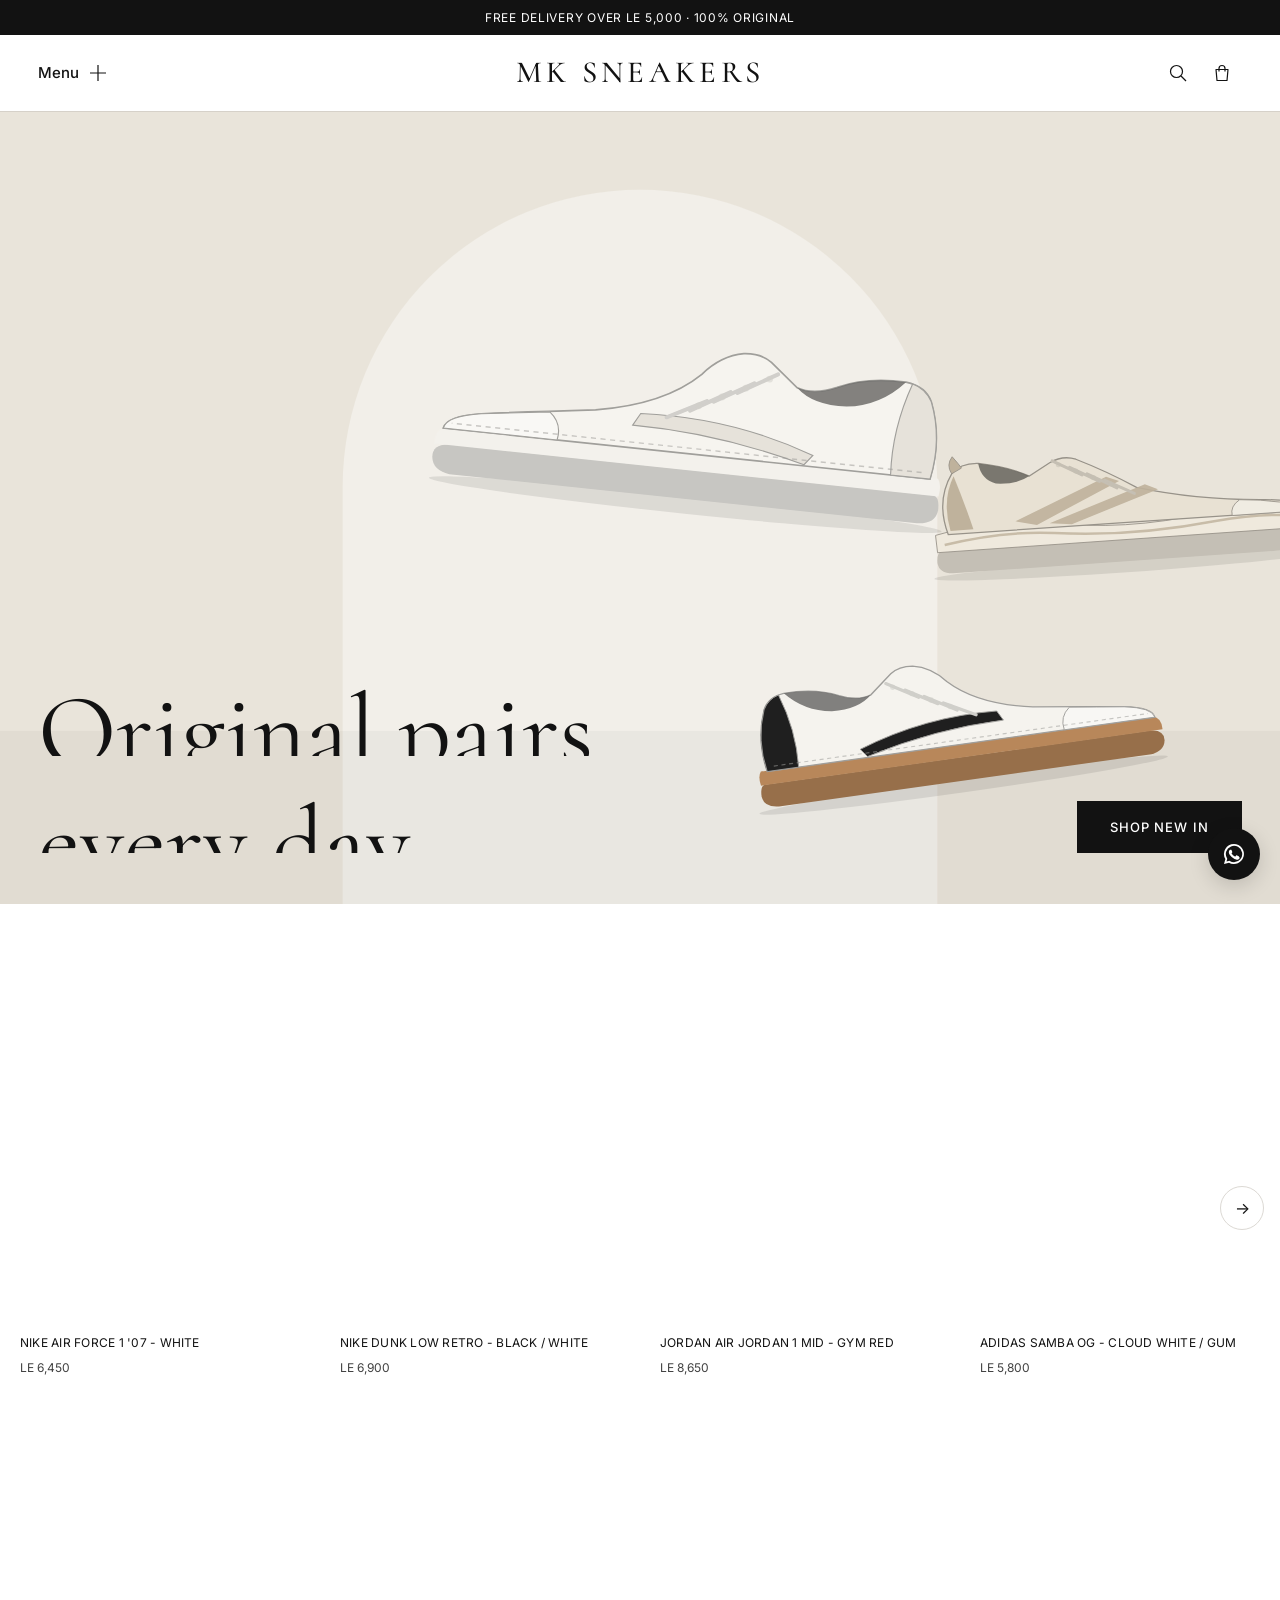
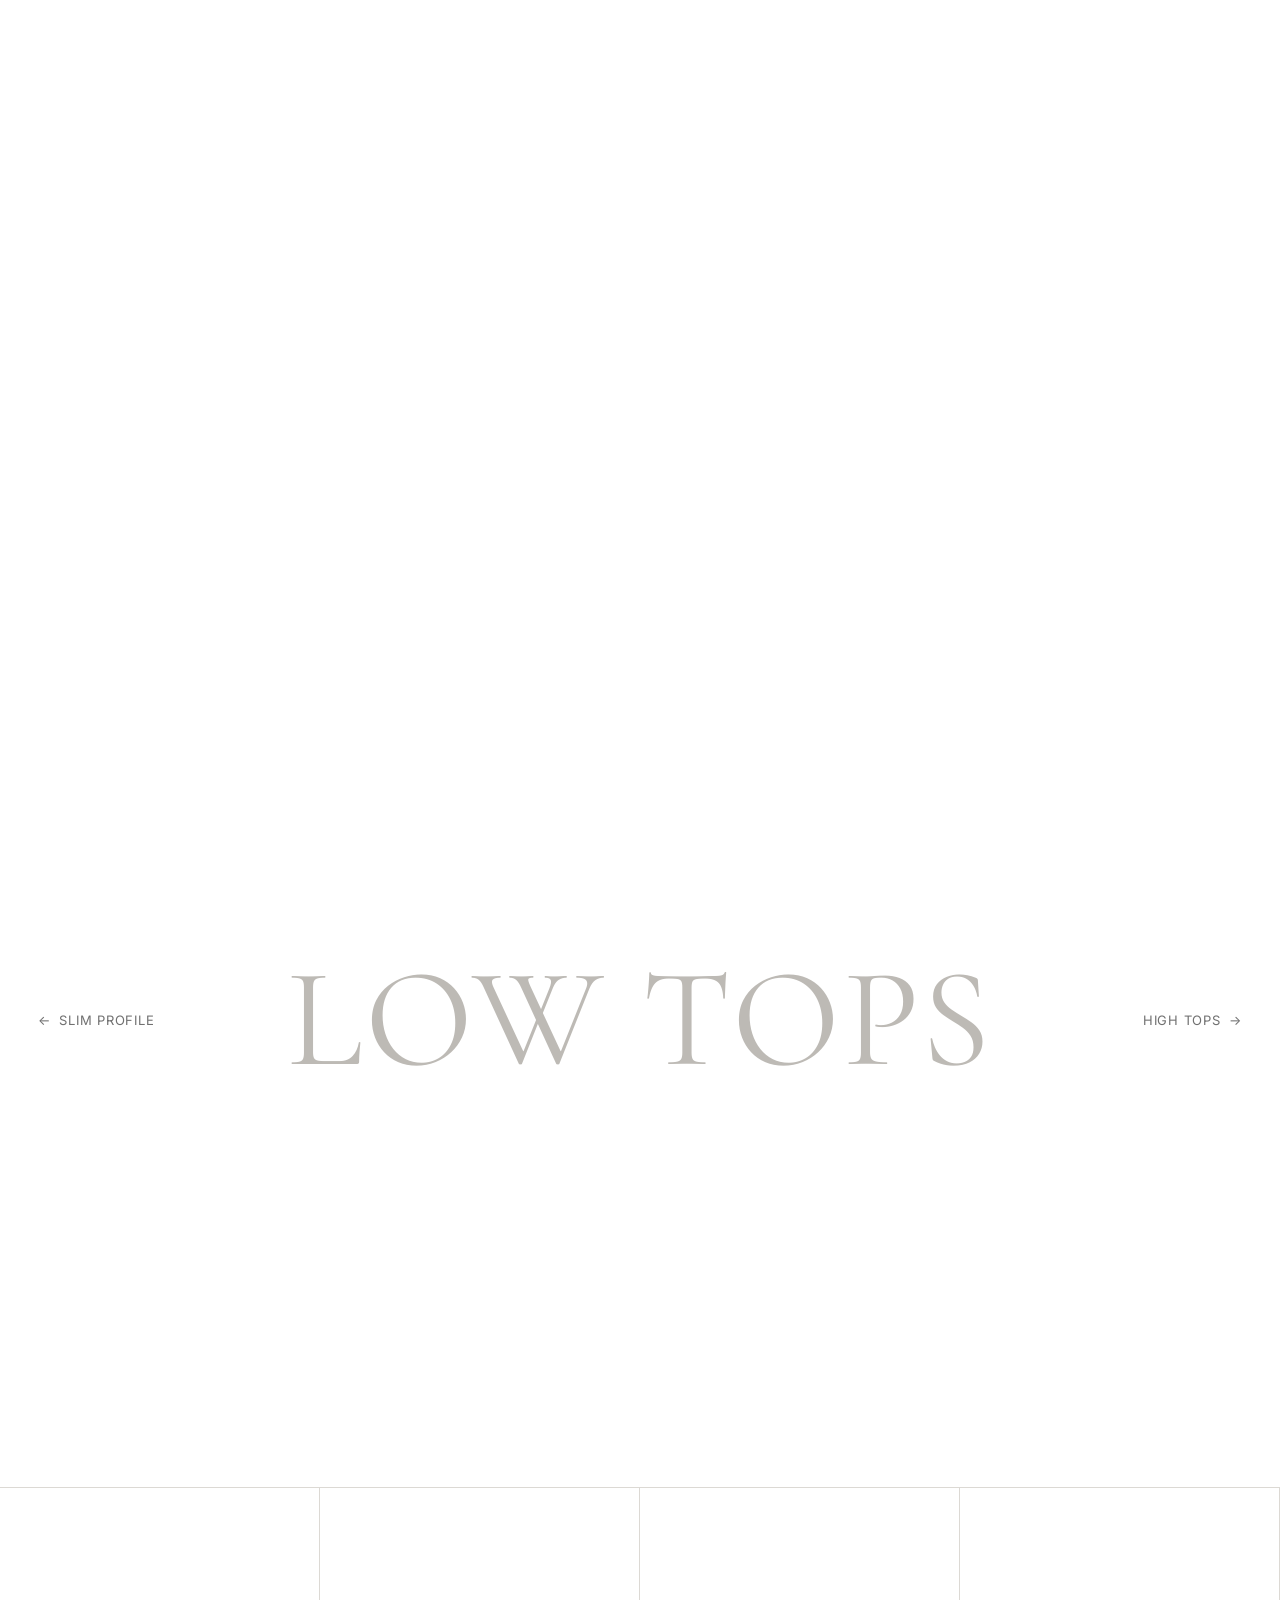
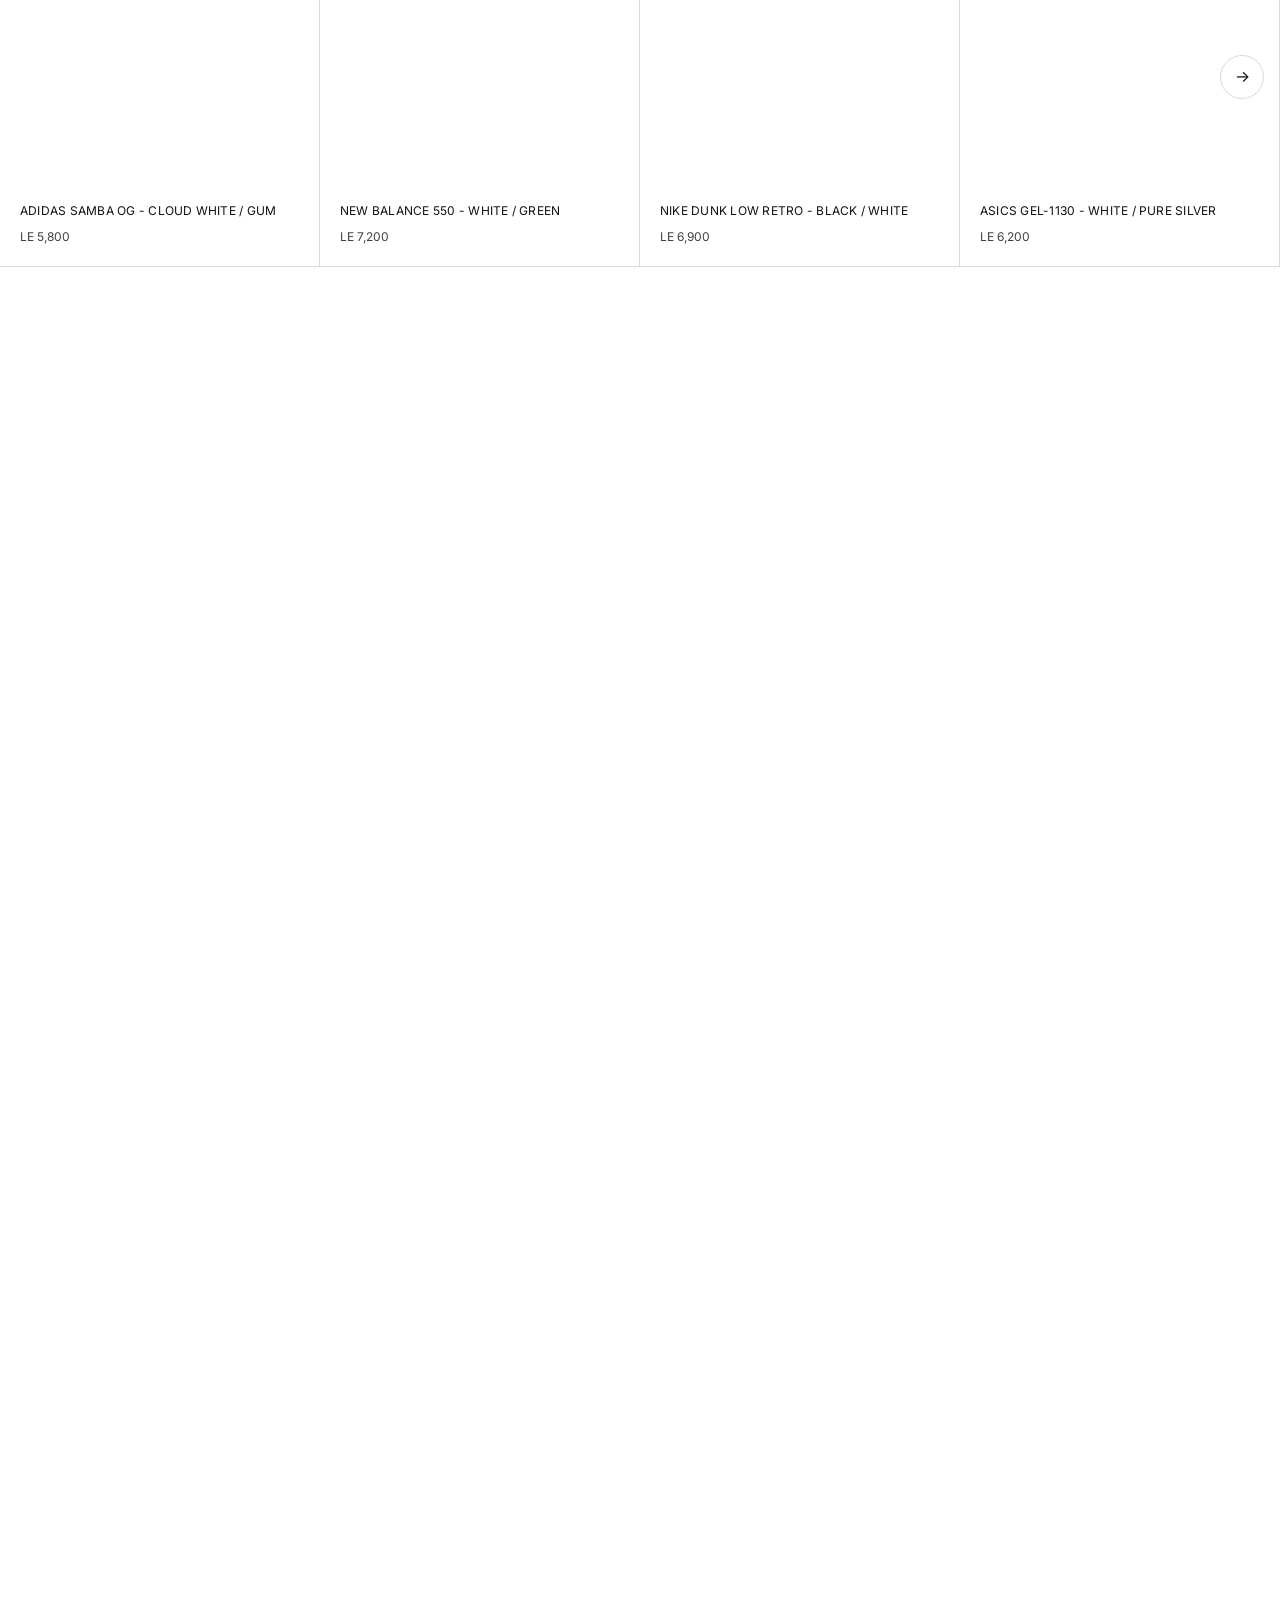
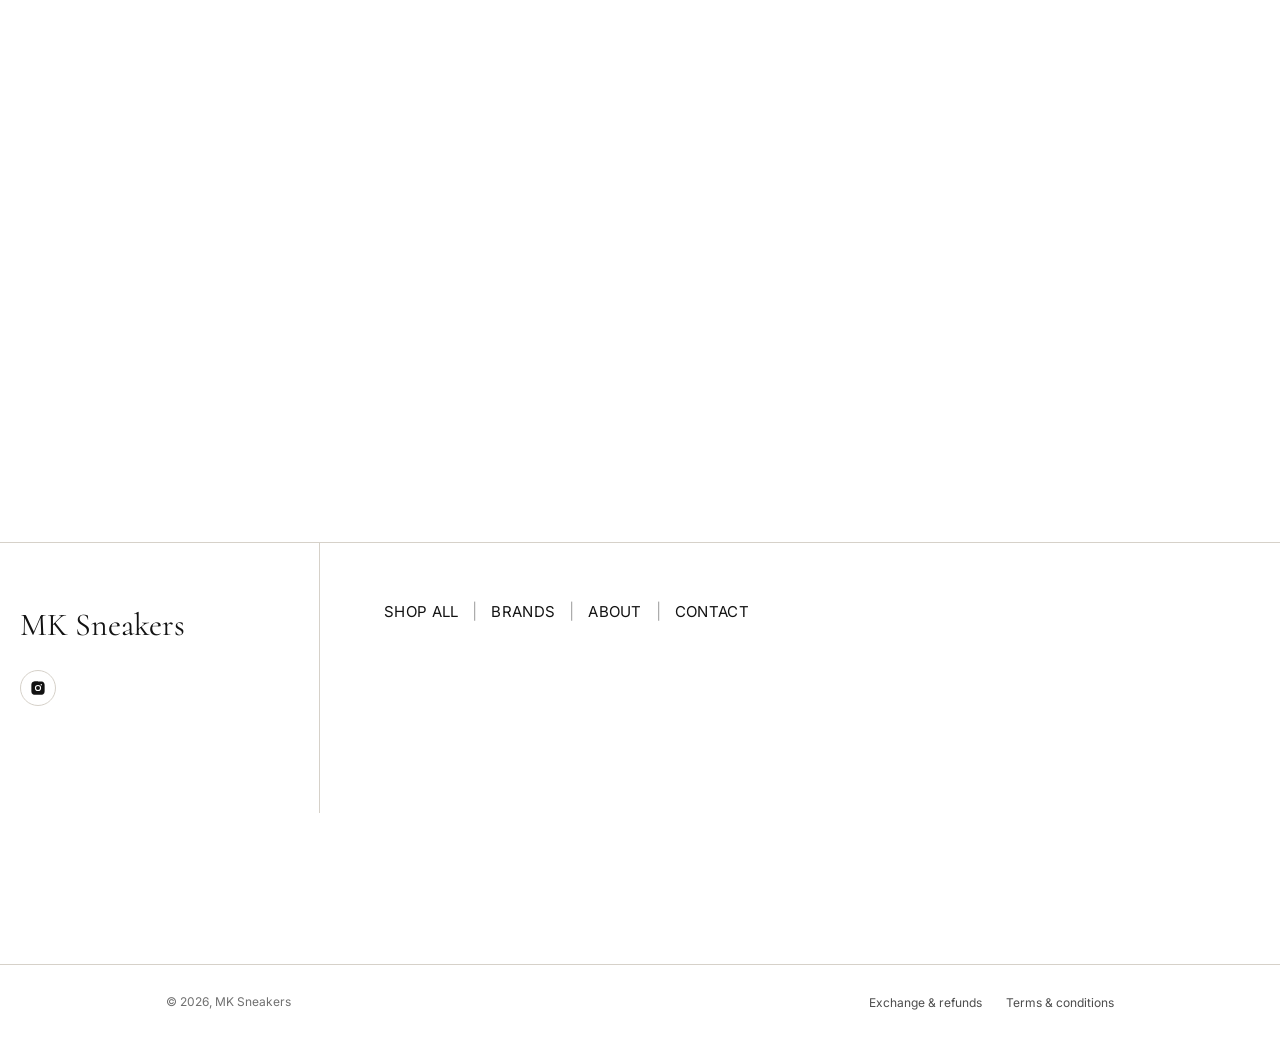
<file: index.html>
<!doctype html>
<html lang="en">
<head>
  <meta charset="utf-8">
  <meta name="viewport" content="width=device-width, initial-scale=1">
  <title>MK Sneakers | Original sneakers in Egypt</title>
  <meta name="description" content="Original Nike, Adidas, New Balance, Jordan and Asics sneakers, delivered across Egypt. Cash on delivery.">
  <meta property="og:title" content="MK Sneakers | Original sneakers in Egypt">
  <meta property="og:description" content="Original Nike, Adidas, New Balance, Jordan and Asics sneakers, delivered across Egypt. Cash on delivery.">
  <meta property="og:type" content="website">
  <link rel="icon" href="assets/images/favicon.svg" type="image/svg+xml">
  <link rel="preconnect" href="https://fonts.googleapis.com">
  <link rel="preconnect" href="https://fonts.gstatic.com" crossorigin>
  <link rel="stylesheet" href="https://fonts.googleapis.com/css2?family=Cormorant:wght@400;500;600&amp;family=Inter:wght@400;500;600;700&amp;display=swap">
  <link rel="stylesheet" href="css/base.css">
  <link rel="stylesheet" href="css/sections.css">
</head>
<body class="template-index">

<a class="skip-link visually-hidden" href="#main">Skip to content</a>
<div class="mk-announcement"><a href="shop.html?c=new-in">Free delivery over LE 5,000 &middot; 100% original</a></div>
<header class="mk-header">
  <div class="mk-header__inner">
    <div class="mk-header__start">
      <button type="button" class="mk-menu-trigger" data-open="menu-drawer" aria-controls="menu-drawer">
        <span class="mk-menu-trigger__label">Menu</span>
        <span class="mk-menu-trigger__icon"><svg viewBox="0 0 18 18" fill="none" aria-hidden="true"><path d="M9 1v16M1 9h16" stroke="currentColor" stroke-width="1.2"/></svg></span>
      </button>
    </div>
    <a class="mk-logo" href="index.html">MK Sneakers</a>
    <div class="mk-header__end">
      <button type="button" class="mk-icon-button" data-open="search" aria-controls="search" aria-label="Search"><svg viewBox="0 0 20 20" fill="none" aria-hidden="true"><circle cx="8.5" cy="8.5" r="6" stroke="currentColor" stroke-width="1.2"/><path d="m13 13 5 5" stroke="currentColor" stroke-width="1.2"/></svg></button>
      <button type="button" class="mk-icon-button mk-cart-button" data-open="cart-drawer" aria-controls="cart-drawer" aria-label="Open bag">
        <svg viewBox="0 0 20 20" fill="none" aria-hidden="true"><path d="M4 6.5h12l-1 11H5l-1-11Z" stroke="currentColor" stroke-width="1.2" stroke-linejoin="round"/><path d="M7 8.5V5.5a3 3 0 0 1 6 0v3" stroke="currentColor" stroke-width="1.2"/></svg><span class="mk-cart-count" data-cart-count hidden>0</span>
      </button>
    </div>
  </div>
</header>

<div class="mk-drawer mk-drawer--left mk-menu" id="menu-drawer" aria-hidden="true" role="dialog" aria-label="Menu">
  <div class="mk-drawer__overlay" data-close></div>
  <div class="mk-drawer__panel">
    <div class="mk-drawer__head">
      <p class="mk-drawer__title">Menu</p>
      <button type="button" class="mk-icon-button" data-close aria-label="Close menu"><svg viewBox="0 0 14 14" aria-hidden="true"><path d="M1 1l12 12M13 1L1 13" fill="none" stroke="currentColor" stroke-width="1.2"/></svg></button>
    </div>
    <div class="mk-drawer__body">
      <ul class="mk-menu__links" role="list"><li><a class="mk-menu__link" href="shop.html">Shop all</a></li><li><a class="mk-menu__link" href="shop.html?c=new-in">New in</a></li><li><a class="mk-menu__link" href="collections.html">Brands</a></li><li><a class="mk-menu__link" href="shop.html?c=running">Running</a></li><li><a class="mk-menu__link" href="shop.html?c=sale">Sale</a></li><li><a class="mk-menu__link" href="about.html">About</a></li></ul>
      <ul class="mk-menu__sub" role="list"><li><a class="mk-underline" href="shop.html?c=nike">Nike</a></li><li><a class="mk-underline" href="shop.html?c=adidas">Adidas</a></li><li><a class="mk-underline" href="shop.html?c=new-balance">New Balance</a></li><li><a class="mk-underline" href="shop.html?c=jordan">Jordan</a></li><li><a class="mk-underline" href="shop.html?c=asics">Asics</a></li><li><a class="mk-underline" href="shop.html?c=puma">Puma</a></li></ul>
      <p class="mk-menu__heading">Just dropped</p>
      <ul class="mk-menu__products" role="list"><li><a class="mk-menu__product" href="product.html?p=nike-air-force-1-07-white"><img src="assets/images/products/nike-air-force-1-07-white-1.svg" alt="" loading="lazy" width="400" height="400">Nike Air Force 1 &#x27;07</a></li><li><a class="mk-menu__product" href="product.html?p=nike-dunk-low-retro-black-white"><img src="assets/images/products/nike-dunk-low-retro-black-white-1.svg" alt="" loading="lazy" width="400" height="400">Nike Dunk Low Retro</a></li><li><a class="mk-menu__product" href="product.html?p=jordan-air-jordan-1-mid-gym-red"><img src="assets/images/products/jordan-air-jordan-1-mid-gym-red-1.svg" alt="" loading="lazy" width="400" height="400">Jordan Air Jordan 1 Mid</a></li><li><a class="mk-menu__product" href="product.html?p=adidas-samba-og-cloud-white-gum"><img src="assets/images/products/adidas-samba-og-cloud-white-gum-1.svg" alt="" loading="lazy" width="400" height="400">Adidas Samba OG</a></li></ul>
    </div>
    <div class="mk-menu__foot">
      <a class="mk-underline" href="contact.html">Contact</a>
      <a class="mk-underline" href="exchange-refunds.html">Exchange &amp; refunds</a>
      <a class="mk-underline" href="https://wa.me/201000000000" target="_blank" rel="noopener">WhatsApp</a>
    </div>
  </div>
</div>

<div class="mk-search" id="search" aria-hidden="true" role="dialog" aria-label="Search">
  <form class="mk-search__bar" role="search" action="shop.html">
    <label class="visually-hidden" for="search-input">Search sneakers</label>
    <svg viewBox="0 0 20 20" fill="none" aria-hidden="true" width="20" height="20"><circle cx="8.5" cy="8.5" r="6" stroke="currentColor" stroke-width="1.2"/><path d="m13 13 5 5" stroke="currentColor" stroke-width="1.2"/></svg>
    <input class="mk-search__input" id="search-input" type="search" name="q" placeholder="Search brands, models, colors" autocomplete="off" data-autofocus>
    <button type="button" class="mk-icon-button" data-close aria-label="Close search"><svg viewBox="0 0 14 14" aria-hidden="true"><path d="M1 1l12 12M13 1L1 13" fill="none" stroke="currentColor" stroke-width="1.2"/></svg></button>
  </form>
  <div class="mk-search__results" aria-live="polite"></div>
</div>

<div class="mk-drawer mk-drawer--right" id="cart-drawer" aria-hidden="true" role="dialog" aria-label="Bag">
  <div class="mk-drawer__overlay" data-close></div>
  <div class="mk-drawer__panel">
    <div class="mk-drawer__head">
      <p class="mk-drawer__title" data-cart-title>Your bag</p>
      <button type="button" class="mk-icon-button" data-close aria-label="Close bag"><svg viewBox="0 0 14 14" aria-hidden="true"><path d="M1 1l12 12M13 1L1 13" fill="none" stroke="currentColor" stroke-width="1.2"/></svg></button>
    </div>
    <div class="mk-drawer__body"></div>
    <div class="mk-cart__foot" hidden>
      <div class="mk-cart__row mk-cart__row--total"><span>Subtotal</span><span data-cart-subtotal></span></div>
      <p class="mk-cart__note">Shipping is worked out at checkout. Pay cash when your order arrives.</p>
      <a class="mk-button mk-button--full" href="checkout.html">Checkout</a>
      <button type="button" class="mk-button mk-button--outline mk-button--full" data-close>Continue shopping</button>
    </div>
  </div>
</div>

<main id="main">
<div class="mk-section mk-section--hero" id="section-hero">
<div class="mk-hero mk-hero--cover" style="--mk-hero-height-desktop: 88svh; --mk-hero-height-mobile: 78svh; --mk-hero-background: #e9e4da;">
  <div class="mk-hero__media mk-hero__media--desktop"><img src="assets/images/scenes/hero-desktop.svg" alt="" fetchpriority="high" width="1920" height="1080"></div>
  <div class="mk-hero__media mk-hero__media--mobile"><img src="assets/images/scenes/hero-mobile.svg" alt="" fetchpriority="high" width="1080" height="1600"></div>
  <div class="mk-hero__caption">
    <h1 class="mk-hero__title">Original pairs, every day</h1>
    <a class="mk-button" href="shop.html?c=new-in">Shop new in</a>
  </div>
</div>
</div>
<div class="mk-section mk-section--product-carousel" id="section-new-in">
<mk-product-carousel
  class="mk-carousel mk-carousel--no-lines"
  style="
    --mk-carousel-bg: #ffffff;
    --mk-carousel-text: #121212;
    --mk-carousel-line: #dcd9d4;
    --mk-carousel-image-bg: #ffffff;
    --mk-carousel-columns: 4;
    --mk-carousel-columns-mobile: 1.25;
    --mk-carousel-pad-top: 48px;
    --mk-carousel-pad-bottom: 48px;
  "
><h2 class="mk-carousel__title">Just Dropped</h2><div class="mk-carousel__viewport">
    <ul class="mk-carousel__track" role="list" data-track><li class="mk-carousel__item">
          <a class="mk-carousel__card" href="product.html?p=nike-air-force-1-07-white">
            <div class="mk-carousel__image has-hover"><img src="assets/images/products/nike-air-force-1-07-white-1.svg" alt="Nike Air Force 1 &#x27;07 - White" class="mk-carousel__img mk-carousel__img--primary" loading="lazy" width="1000" height="1000"><img src="assets/images/products/nike-air-force-1-07-white-2.svg" alt="" class="mk-carousel__img mk-carousel__img--hover" loading="lazy" width="1000" height="1000"></div>
            <div class="mk-carousel__info">
              <span class="mk-carousel__name">Nike Air Force 1 &#x27;07 - White</span>
              <span class="mk-carousel__price">LE 6,450</span>
            </div>
          </a>
        </li><li class="mk-carousel__item">
          <a class="mk-carousel__card" href="product.html?p=nike-dunk-low-retro-black-white">
            <div class="mk-carousel__image has-hover"><img src="assets/images/products/nike-dunk-low-retro-black-white-1.svg" alt="Nike Dunk Low Retro - Black / White" class="mk-carousel__img mk-carousel__img--primary" loading="lazy" width="1000" height="1000"><img src="assets/images/products/nike-dunk-low-retro-black-white-2.svg" alt="" class="mk-carousel__img mk-carousel__img--hover" loading="lazy" width="1000" height="1000"></div>
            <div class="mk-carousel__info">
              <span class="mk-carousel__name">Nike Dunk Low Retro - Black / White</span>
              <span class="mk-carousel__price">LE 6,900</span>
            </div>
          </a>
        </li><li class="mk-carousel__item">
          <a class="mk-carousel__card" href="product.html?p=jordan-air-jordan-1-mid-gym-red">
            <div class="mk-carousel__image has-hover"><img src="assets/images/products/jordan-air-jordan-1-mid-gym-red-1.svg" alt="Jordan Air Jordan 1 Mid - Gym Red" class="mk-carousel__img mk-carousel__img--primary" loading="lazy" width="1000" height="1000"><img src="assets/images/products/jordan-air-jordan-1-mid-gym-red-2.svg" alt="" class="mk-carousel__img mk-carousel__img--hover" loading="lazy" width="1000" height="1000"></div>
            <div class="mk-carousel__info">
              <span class="mk-carousel__name">Jordan Air Jordan 1 Mid - Gym Red</span>
              <span class="mk-carousel__price">LE 8,650</span>
            </div>
          </a>
        </li><li class="mk-carousel__item">
          <a class="mk-carousel__card" href="product.html?p=adidas-samba-og-cloud-white-gum">
            <div class="mk-carousel__image has-hover"><img src="assets/images/products/adidas-samba-og-cloud-white-gum-1.svg" alt="Adidas Samba OG - Cloud White / Gum" class="mk-carousel__img mk-carousel__img--primary" loading="lazy" width="1000" height="1000"><img src="assets/images/products/adidas-samba-og-cloud-white-gum-2.svg" alt="" class="mk-carousel__img mk-carousel__img--hover" loading="lazy" width="1000" height="1000"></div>
            <div class="mk-carousel__info">
              <span class="mk-carousel__name">Adidas Samba OG - Cloud White / Gum</span>
              <span class="mk-carousel__price">LE 5,800</span>
            </div>
          </a>
        </li><li class="mk-carousel__item">
          <a class="mk-carousel__card" href="product.html?p=new-balance-550-white-green">
            <div class="mk-carousel__image has-hover"><img src="assets/images/products/new-balance-550-white-green-1.svg" alt="New Balance 550 - White / Green" class="mk-carousel__img mk-carousel__img--primary" loading="lazy" width="1000" height="1000"><img src="assets/images/products/new-balance-550-white-green-2.svg" alt="" class="mk-carousel__img mk-carousel__img--hover" loading="lazy" width="1000" height="1000"></div>
            <div class="mk-carousel__info">
              <span class="mk-carousel__name">New Balance 550 - White / Green</span>
              <span class="mk-carousel__price">LE 7,200</span>
            </div>
          </a>
        </li><li class="mk-carousel__item">
          <a class="mk-carousel__card" href="product.html?p=new-balance-9060-sea-salt">
            <div class="mk-carousel__image has-hover"><img src="assets/images/products/new-balance-9060-sea-salt-1.svg" alt="New Balance 9060 - Sea Salt" class="mk-carousel__img mk-carousel__img--primary" loading="lazy" width="1000" height="1000"><img src="assets/images/products/new-balance-9060-sea-salt-2.svg" alt="" class="mk-carousel__img mk-carousel__img--hover" loading="lazy" width="1000" height="1000"></div>
            <div class="mk-carousel__info">
              <span class="mk-carousel__name">New Balance 9060 - Sea Salt</span>
              <span class="mk-carousel__price">LE 9,800</span>
            </div>
          </a>
        </li><li class="mk-carousel__item">
          <a class="mk-carousel__card" href="product.html?p=puma-speedcat-og-red">
            <div class="mk-carousel__image has-hover"><img src="assets/images/products/puma-speedcat-og-red-1.svg" alt="Puma Speedcat OG - Red" class="mk-carousel__img mk-carousel__img--primary" loading="lazy" width="1000" height="1000"><img src="assets/images/products/puma-speedcat-og-red-2.svg" alt="" class="mk-carousel__img mk-carousel__img--hover" loading="lazy" width="1000" height="1000"></div>
            <div class="mk-carousel__info">
              <span class="mk-carousel__name">Puma Speedcat OG - Red</span>
              <span class="mk-carousel__price">LE 4,800</span>
            </div>
          </a>
        </li><li class="mk-carousel__item">
          <a class="mk-carousel__card" href="product.html?p=salomon-xt-6-black-phantom">
            <div class="mk-carousel__image has-hover"><img src="assets/images/products/salomon-xt-6-black-phantom-1.svg" alt="Salomon XT-6 - Black / Phantom" class="mk-carousel__img mk-carousel__img--primary" loading="lazy" width="1000" height="1000"><img src="assets/images/products/salomon-xt-6-black-phantom-2.svg" alt="" class="mk-carousel__img mk-carousel__img--hover" loading="lazy" width="1000" height="1000"></div>
            <div class="mk-carousel__info">
              <span class="mk-carousel__name">Salomon XT-6 - Black / Phantom</span>
              <span class="mk-carousel__price">LE 10,500</span>
            </div>
          </a>
        </li></ul>

    <button type="button" class="mk-carousel__arrow mk-carousel__arrow--prev" data-direction="-1" aria-label="Previous products" hidden>
      <span aria-hidden="true">&larr;</span>
    </button>
    <button type="button" class="mk-carousel__arrow mk-carousel__arrow--next" data-direction="1" aria-label="Next products" hidden>
      <span aria-hidden="true">&rarr;</span>
    </button>
  </div><div class="mk-carousel__footer">
      <a class="mk-carousel__shop-all mk-underline" href="shop.html?c=new-in">Shop new in</a>
    </div></mk-product-carousel>






</div>
<div class="mk-section mk-section--collection-switcher" id="section-collection-switcher">
<mk-collection-switcher
  class="mk-switcher section section--page-width"
  data-hover="false"
  style="
    --mk-switcher-bg: #ffffff;
    --mk-switcher-text: #121212;
    --mk-switcher-muted: #d6d2cd;
    --mk-switcher-name-size: 5rem;
    --mk-switcher-ratio: 1 / 1;
    --mk-switcher-pad-top: 64px;
    --mk-switcher-pad-bottom: 64px;
  "
>
  <div class="mk-switcher__inner">
    <div class="mk-switcher__intro"><h2 class="mk-switcher__heading">Shop by brand</h2><div class="mk-switcher__texts"><div
            class="mk-switcher__text rte is-active"
            id="MkSwitcherPanel-collection-switcher-b0"
            role="tabpanel"
            aria-labelledby="MkSwitcherTab-collection-switcher-b0"
            data-index="0"
            
          >
            <p>From the Air Force 1 to the Dunk, the pairs that defined sneaker culture, kept in the sizes people actually wear.</p>
          </div><div
            class="mk-switcher__text rte"
            id="MkSwitcherPanel-collection-switcher-b1"
            role="tabpanel"
            aria-labelledby="MkSwitcherTab-collection-switcher-b1"
            data-index="1"
            
              hidden
            
          >
            <p>Terrace classics like the Samba, Gazelle and Campus, next to Ultraboost runners for everyday miles.</p>
          </div><div
            class="mk-switcher__text rte"
            id="MkSwitcherPanel-collection-switcher-b2"
            role="tabpanel"
            aria-labelledby="MkSwitcherTab-collection-switcher-b2"
            data-index="2"
            
              hidden
            
          >
            <p>The 550, the 530 and the 9060. Grey suede, retro running lines and the comfort the brand is known for.</p>
          </div><div
            class="mk-switcher__text rte"
            id="MkSwitcherPanel-collection-switcher-b3"
            role="tabpanel"
            aria-labelledby="MkSwitcherTab-collection-switcher-b3"
            data-index="3"
            
              hidden
            
          >
            <p>Air Jordan 1 in low and mid cuts, in colorways that go with everything and a few that steal the show.</p>
          </div><div
            class="mk-switcher__text rte"
            id="MkSwitcherPanel-collection-switcher-b4"
            role="tabpanel"
            aria-labelledby="MkSwitcherTab-collection-switcher-b4"
            data-index="4"
            
              hidden
            
          >
            <p>Gel-1130 and Gel-Kayano 14: early-2000s runners with metallic overlays and soft GEL cushioning.</p>
          </div><div
            class="mk-switcher__text rte"
            id="MkSwitcherPanel-collection-switcher-b5"
            role="tabpanel"
            aria-labelledby="MkSwitcherTab-collection-switcher-b5"
            data-index="5"
            
              hidden
            
          >
            <p>The Suede and the Speedcat, slim low-profile shapes from the terraces and the race track.</p>
          </div></div>
    </div>

    <div class="mk-switcher__names" role="tablist" aria-label="Shop by brand"><button
          type="button"
          class="mk-switcher__name is-active"
          id="MkSwitcherTab-collection-switcher-b0"
          role="tab"
          aria-selected="true"
          aria-controls="MkSwitcherPanel-collection-switcher-b0"
          data-index="0"
          tabindex="0"
          
        >Nike</button><button
          type="button"
          class="mk-switcher__name"
          id="MkSwitcherTab-collection-switcher-b1"
          role="tab"
          aria-selected="false"
          aria-controls="MkSwitcherPanel-collection-switcher-b1"
          data-index="1"
          tabindex="-1"
          
        >Adidas</button><button
          type="button"
          class="mk-switcher__name"
          id="MkSwitcherTab-collection-switcher-b2"
          role="tab"
          aria-selected="false"
          aria-controls="MkSwitcherPanel-collection-switcher-b2"
          data-index="2"
          tabindex="-1"
          
        >New Balance</button><button
          type="button"
          class="mk-switcher__name"
          id="MkSwitcherTab-collection-switcher-b3"
          role="tab"
          aria-selected="false"
          aria-controls="MkSwitcherPanel-collection-switcher-b3"
          data-index="3"
          tabindex="-1"
          
        >Jordan</button><button
          type="button"
          class="mk-switcher__name"
          id="MkSwitcherTab-collection-switcher-b4"
          role="tab"
          aria-selected="false"
          aria-controls="MkSwitcherPanel-collection-switcher-b4"
          data-index="4"
          tabindex="-1"
          
        >Asics</button><button
          type="button"
          class="mk-switcher__name"
          id="MkSwitcherTab-collection-switcher-b5"
          role="tab"
          aria-selected="false"
          aria-controls="MkSwitcherPanel-collection-switcher-b5"
          data-index="5"
          tabindex="-1"
          
        >Puma</button></div>

    <div class="mk-switcher__links"><a
            class="mk-switcher__link mk-underline is-active"
            href="shop.html?c=nike"
            data-index="0"
            
          >Shop the brand<span class="visually-hidden">: Nike</span>
          </a><a
            class="mk-switcher__link mk-underline"
            href="shop.html?c=adidas"
            data-index="1"
            
              hidden
            
          >Shop the brand<span class="visually-hidden">: Adidas</span>
          </a><a
            class="mk-switcher__link mk-underline"
            href="shop.html?c=new-balance"
            data-index="2"
            
              hidden
            
          >Shop the brand<span class="visually-hidden">: New Balance</span>
          </a><a
            class="mk-switcher__link mk-underline"
            href="shop.html?c=jordan"
            data-index="3"
            
              hidden
            
          >Shop the brand<span class="visually-hidden">: Jordan</span>
          </a><a
            class="mk-switcher__link mk-underline"
            href="shop.html?c=asics"
            data-index="4"
            
              hidden
            
          >Shop the brand<span class="visually-hidden">: Asics</span>
          </a><a
            class="mk-switcher__link mk-underline"
            href="shop.html?c=puma"
            data-index="5"
            
              hidden
            
          >Shop the brand<span class="visually-hidden">: Puma</span>
          </a></div>

    <div class="mk-switcher__media"><div
          class="mk-switcher__image is-active"
          data-index="0"
        ><img src="assets/images/brands/nike.svg" alt="Nike" loading="lazy"></div><div
          class="mk-switcher__image"
          data-index="1"
        ><img src="assets/images/brands/adidas.svg" alt="Adidas" loading="lazy"></div><div
          class="mk-switcher__image"
          data-index="2"
        ><img src="assets/images/brands/new-balance.svg" alt="New Balance" loading="lazy"></div><div
          class="mk-switcher__image"
          data-index="3"
        ><img src="assets/images/brands/jordan.svg" alt="Jordan" loading="lazy"></div><div
          class="mk-switcher__image"
          data-index="4"
        ><img src="assets/images/brands/asics.svg" alt="Asics" loading="lazy"></div><div
          class="mk-switcher__image"
          data-index="5"
        ><img src="assets/images/brands/puma.svg" alt="Puma" loading="lazy"></div></div>
  </div>
</mk-collection-switcher>






</div>
<div class="mk-section mk-section--stone-cuts" id="section-stone-cuts">
<mk-stone-cuts
  class="mk-cuts mk-cuts--glass"
  style="
    --mk-cuts-bg: #ffffff;
    --mk-cuts-text: #121212;
    --mk-cuts-big: #bdbab5;
    --mk-cuts-image-bg: #d0cfcf;
    --mk-cuts-glass-tint: 0.0;
    --mk-cuts-glass-blur: 4px;
    --mk-cuts-border: 1px solid 0.0;
    --mk-cuts-radius: 0px;
    --mk-cuts-pad-top: 64px;
    --mk-cuts-pad-bottom: 64px;
  "
><h2 class="mk-cuts__title">Shop by style</h2><div class="mk-cuts__stage" aria-roledescription="carousel" aria-label="Shop by style">
    <div class="mk-cuts__big-names" aria-hidden="true"><span class="mk-cuts__big-name is-active" data-index="0">Low Tops</span><span class="mk-cuts__big-name" data-index="1">High Tops</span><span class="mk-cuts__big-name" data-index="2">Running</span><span class="mk-cuts__big-name" data-index="3">Trail</span><span class="mk-cuts__big-name" data-index="4">Slim Profile</span></div>

    <div class="mk-cuts__slides"><div class="mk-cuts__frame" aria-hidden="true"></div><figure
          class="mk-cuts__slide is-active"
          data-index="0"
          role="group"
          aria-roledescription="slide"
          aria-label="1 / 5: Low Tops"
          
          
        >
          <div class="mk-cuts__image"><img src="assets/images/styles/low-tops.svg" alt="Low Tops" loading="lazy"></div>
          <figcaption class="mk-cuts__caption">
            <span class="mk-cuts__small-name">Low Tops</span></figcaption>
        </figure><figure
          class="mk-cuts__slide"
          data-index="1"
          role="group"
          aria-roledescription="slide"
          aria-label="2 / 5: High Tops"
          
            aria-hidden="true"
          
          
        >
          <div class="mk-cuts__image"><img src="assets/images/styles/high-tops.svg" alt="High Tops" loading="lazy"></div>
          <figcaption class="mk-cuts__caption">
            <span class="mk-cuts__small-name">High Tops</span></figcaption>
        </figure><figure
          class="mk-cuts__slide"
          data-index="2"
          role="group"
          aria-roledescription="slide"
          aria-label="3 / 5: Running"
          
            aria-hidden="true"
          
          
        >
          <div class="mk-cuts__image"><img src="assets/images/styles/running.svg" alt="Running" loading="lazy"></div>
          <figcaption class="mk-cuts__caption">
            <span class="mk-cuts__small-name">Running</span></figcaption>
        </figure><figure
          class="mk-cuts__slide"
          data-index="3"
          role="group"
          aria-roledescription="slide"
          aria-label="4 / 5: Trail"
          
            aria-hidden="true"
          
          
        >
          <div class="mk-cuts__image"><img src="assets/images/styles/trail.svg" alt="Trail" loading="lazy"></div>
          <figcaption class="mk-cuts__caption">
            <span class="mk-cuts__small-name">Trail</span></figcaption>
        </figure><figure
          class="mk-cuts__slide"
          data-index="4"
          role="group"
          aria-roledescription="slide"
          aria-label="5 / 5: Slim Profile"
          
            aria-hidden="true"
          
          
        >
          <div class="mk-cuts__image"><img src="assets/images/styles/slim.svg" alt="Slim Profile" loading="lazy"></div>
          <figcaption class="mk-cuts__caption">
            <span class="mk-cuts__small-name">Slim Profile</span></figcaption>
        </figure></div><button type="button" class="mk-cuts__nav mk-cuts__nav--prev mk-underline mk-underline--rtl" data-direction="-1">
        <span class="mk-cuts__arrow" aria-hidden="true">&larr;</span>
        <span class="visually-hidden">Previous: </span>
        <span class="mk-cuts__nav-label">Slim Profile</span>
      </button>
      <button type="button" class="mk-cuts__nav mk-cuts__nav--next mk-underline" data-direction="1">
        <span class="visually-hidden">Next: </span>
        <span class="mk-cuts__nav-label">High Tops</span>
        <span class="mk-cuts__arrow" aria-hidden="true">&rarr;</span>
      </button><p class="visually-hidden" aria-live="polite" data-live></p>
  </div>
</mk-stone-cuts>






</div>
<div class="mk-section mk-section--product-carousel" id="section-best-sellers">
<mk-product-carousel
  class="mk-carousel"
  style="
    --mk-carousel-bg: #ffffff;
    --mk-carousel-text: #121212;
    --mk-carousel-line: #dcd9d4;
    --mk-carousel-image-bg: #f4f2ee;
    --mk-carousel-columns: 4;
    --mk-carousel-columns-mobile: 1.25;
    --mk-carousel-pad-top: 48px;
    --mk-carousel-pad-bottom: 48px;
  "
><h2 class="mk-carousel__title">Best Sellers</h2><div class="mk-carousel__viewport">
    <ul class="mk-carousel__track" role="list" data-track><li class="mk-carousel__item">
          <a class="mk-carousel__card" href="product.html?p=adidas-samba-og-cloud-white-gum">
            <div class="mk-carousel__image has-hover"><img src="assets/images/products/adidas-samba-og-cloud-white-gum-1.svg" alt="Adidas Samba OG - Cloud White / Gum" class="mk-carousel__img mk-carousel__img--primary" loading="lazy" width="1000" height="1000"><img src="assets/images/products/adidas-samba-og-cloud-white-gum-2.svg" alt="" class="mk-carousel__img mk-carousel__img--hover" loading="lazy" width="1000" height="1000"></div>
            <div class="mk-carousel__info">
              <span class="mk-carousel__name">Adidas Samba OG - Cloud White / Gum</span>
              <span class="mk-carousel__price">LE 5,800</span>
            </div>
          </a>
        </li><li class="mk-carousel__item">
          <a class="mk-carousel__card" href="product.html?p=new-balance-550-white-green">
            <div class="mk-carousel__image has-hover"><img src="assets/images/products/new-balance-550-white-green-1.svg" alt="New Balance 550 - White / Green" class="mk-carousel__img mk-carousel__img--primary" loading="lazy" width="1000" height="1000"><img src="assets/images/products/new-balance-550-white-green-2.svg" alt="" class="mk-carousel__img mk-carousel__img--hover" loading="lazy" width="1000" height="1000"></div>
            <div class="mk-carousel__info">
              <span class="mk-carousel__name">New Balance 550 - White / Green</span>
              <span class="mk-carousel__price">LE 7,200</span>
            </div>
          </a>
        </li><li class="mk-carousel__item">
          <a class="mk-carousel__card" href="product.html?p=nike-dunk-low-retro-black-white">
            <div class="mk-carousel__image has-hover"><img src="assets/images/products/nike-dunk-low-retro-black-white-1.svg" alt="Nike Dunk Low Retro - Black / White" class="mk-carousel__img mk-carousel__img--primary" loading="lazy" width="1000" height="1000"><img src="assets/images/products/nike-dunk-low-retro-black-white-2.svg" alt="" class="mk-carousel__img mk-carousel__img--hover" loading="lazy" width="1000" height="1000"></div>
            <div class="mk-carousel__info">
              <span class="mk-carousel__name">Nike Dunk Low Retro - Black / White</span>
              <span class="mk-carousel__price">LE 6,900</span>
            </div>
          </a>
        </li><li class="mk-carousel__item">
          <a class="mk-carousel__card" href="product.html?p=asics-gel-1130-white-pure-silver">
            <div class="mk-carousel__image has-hover"><img src="assets/images/products/asics-gel-1130-white-pure-silver-1.svg" alt="Asics Gel-1130 - White / Pure Silver" class="mk-carousel__img mk-carousel__img--primary" loading="lazy" width="1000" height="1000"><img src="assets/images/products/asics-gel-1130-white-pure-silver-2.svg" alt="" class="mk-carousel__img mk-carousel__img--hover" loading="lazy" width="1000" height="1000"></div>
            <div class="mk-carousel__info">
              <span class="mk-carousel__name">Asics Gel-1130 - White / Pure Silver</span>
              <span class="mk-carousel__price">LE 6,200</span>
            </div>
          </a>
        </li><li class="mk-carousel__item">
          <a class="mk-carousel__card" href="product.html?p=jordan-air-jordan-1-low-wolf-grey">
            <div class="mk-carousel__image has-hover"><img src="assets/images/products/jordan-air-jordan-1-low-wolf-grey-1.svg" alt="Jordan Air Jordan 1 Low - Wolf Grey" class="mk-carousel__img mk-carousel__img--primary" loading="lazy" width="1000" height="1000"><img src="assets/images/products/jordan-air-jordan-1-low-wolf-grey-2.svg" alt="" class="mk-carousel__img mk-carousel__img--hover" loading="lazy" width="1000" height="1000"></div>
            <div class="mk-carousel__info">
              <span class="mk-carousel__name">Jordan Air Jordan 1 Low - Wolf Grey</span>
              <span class="mk-carousel__price">LE 7,950</span>
            </div>
          </a>
        </li><li class="mk-carousel__item">
          <a class="mk-carousel__card" href="product.html?p=new-balance-9060-sea-salt">
            <div class="mk-carousel__image has-hover"><img src="assets/images/products/new-balance-9060-sea-salt-1.svg" alt="New Balance 9060 - Sea Salt" class="mk-carousel__img mk-carousel__img--primary" loading="lazy" width="1000" height="1000"><img src="assets/images/products/new-balance-9060-sea-salt-2.svg" alt="" class="mk-carousel__img mk-carousel__img--hover" loading="lazy" width="1000" height="1000"></div>
            <div class="mk-carousel__info">
              <span class="mk-carousel__name">New Balance 9060 - Sea Salt</span>
              <span class="mk-carousel__price">LE 9,800</span>
            </div>
          </a>
        </li><li class="mk-carousel__item">
          <a class="mk-carousel__card" href="product.html?p=adidas-gazelle-collegiate-green">
            <div class="mk-carousel__image has-hover"><img src="assets/images/products/adidas-gazelle-collegiate-green-1.svg" alt="Adidas Gazelle - Collegiate Green" class="mk-carousel__img mk-carousel__img--primary" loading="lazy" width="1000" height="1000"><img src="assets/images/products/adidas-gazelle-collegiate-green-2.svg" alt="" class="mk-carousel__img mk-carousel__img--hover" loading="lazy" width="1000" height="1000"></div>
            <div class="mk-carousel__info">
              <span class="mk-carousel__name">Adidas Gazelle - Collegiate Green</span>
              <span class="mk-carousel__price">LE 5,400</span>
            </div>
          </a>
        </li><li class="mk-carousel__item">
          <a class="mk-carousel__card" href="product.html?p=nike-air-max-90-infrared">
            <div class="mk-carousel__image has-hover"><img src="assets/images/products/nike-air-max-90-infrared-1.svg" alt="Nike Air Max 90 - Infrared" class="mk-carousel__img mk-carousel__img--primary" loading="lazy" width="1000" height="1000"><img src="assets/images/products/nike-air-max-90-infrared-2.svg" alt="" class="mk-carousel__img mk-carousel__img--hover" loading="lazy" width="1000" height="1000"></div>
            <div class="mk-carousel__info">
              <span class="mk-carousel__name">Nike Air Max 90 - Infrared</span>
              <span class="mk-carousel__price"><s class="mk-carousel__compare">LE 8,600</s>LE 7,800</span>
            </div>
          </a>
        </li></ul>

    <button type="button" class="mk-carousel__arrow mk-carousel__arrow--prev" data-direction="-1" aria-label="Previous products" hidden>
      <span aria-hidden="true">&larr;</span>
    </button>
    <button type="button" class="mk-carousel__arrow mk-carousel__arrow--next" data-direction="1" aria-label="Next products" hidden>
      <span aria-hidden="true">&rarr;</span>
    </button>
  </div><div class="mk-carousel__footer">
      <a class="mk-carousel__shop-all mk-underline" href="shop.html">Shop all</a>
    </div></mk-product-carousel>






</div>
<div class="mk-section mk-section--about" id="section-about">
<mk-about
  class="mk-about"
  style="
    --mk-about-bg: #ffffff;
    --mk-about-text: #121212;
    --mk-about-width: 78%;
    --mk-about-gap: 12px;
    --mk-about-ratio: 3 / 4;
    --mk-about-pad-top: 80px;
    --mk-about-pad-bottom: 80px;
  "
>
  <div class="mk-about__intro"><div class="mk-about__text"><p>Every pair we sell is 100% original, sourced from authorised retailers and checked by hand before it ships to you</p></div><a class="mk-about__button" href="about.html">About us</a></div>

  <div class="mk-about__media"><div class="mk-about__item mk-about__item--side"><img src="assets/images/scenes/about-1.svg" alt="" class="mk-about__image" loading="lazy"></div><div class="mk-about__item mk-about__item--center"><img src="assets/images/scenes/about-2.svg" alt="" class="mk-about__image" loading="lazy"></div><div class="mk-about__item mk-about__item--side"><img src="assets/images/scenes/about-3.svg" alt="" class="mk-about__image" loading="lazy"></div></div>
</mk-about>






</div>
<div class="mk-section mk-section--marquee" id="section-marquee">
<mk-marquee
  class="mk-marquee mk-marquee--left"
  style="
    --mk-marquee-bg: #ffffff;
    --mk-marquee-text: #9a9a9a;
    --mk-marquee-image-size: 44px;
    --mk-marquee-font-size: 36px;
    --mk-marquee-faded: 0.55;
    --mk-marquee-pad-top: 40px;
    --mk-marquee-pad-bottom: 40px;
  "
  data-speed="40"
><div class="mk-marquee__viewport">
      <div class="mk-marquee__track">
        <div class="mk-marquee__group"><a
      class="mk-marquee__item"
      href="shop.html?c=nike"
      
    ><svg class="mk-marquee__image mk-marquee__placeholder" viewBox="0 0 100 100" preserveAspectRatio="none" aria-hidden="true"><rect width="100" height="100" fill="#efece6"/></svg><span class="mk-marquee__phrase">Nike</span>
    </a>
    <span class="mk-marquee__separator" aria-hidden="true">·</span><a
      class="mk-marquee__item"
      href="shop.html?c=adidas"
      
    ><svg class="mk-marquee__image mk-marquee__placeholder" viewBox="0 0 100 100" preserveAspectRatio="none" aria-hidden="true"><rect width="100" height="100" fill="#efece6"/></svg><span class="mk-marquee__phrase">Adidas</span>
    </a>
    <span class="mk-marquee__separator" aria-hidden="true">·</span><a
      class="mk-marquee__item"
      href="shop.html?c=new-balance"
      
    ><svg class="mk-marquee__image mk-marquee__placeholder" viewBox="0 0 100 100" preserveAspectRatio="none" aria-hidden="true"><rect width="100" height="100" fill="#efece6"/></svg><span class="mk-marquee__phrase">New Balance</span>
    </a>
    <span class="mk-marquee__separator" aria-hidden="true">·</span><a
      class="mk-marquee__item"
      href="shop.html?c=jordan"
      
    ><svg class="mk-marquee__image mk-marquee__placeholder" viewBox="0 0 100 100" preserveAspectRatio="none" aria-hidden="true"><rect width="100" height="100" fill="#efece6"/></svg><span class="mk-marquee__phrase">Jordan</span>
    </a>
    <span class="mk-marquee__separator" aria-hidden="true">·</span><a
      class="mk-marquee__item"
      href="shop.html?c=asics"
      
    ><svg class="mk-marquee__image mk-marquee__placeholder" viewBox="0 0 100 100" preserveAspectRatio="none" aria-hidden="true"><rect width="100" height="100" fill="#efece6"/></svg><span class="mk-marquee__phrase">Asics</span>
    </a>
    <span class="mk-marquee__separator" aria-hidden="true">·</span><a
      class="mk-marquee__item"
      href="shop.html?c=puma"
      
    ><svg class="mk-marquee__image mk-marquee__placeholder" viewBox="0 0 100 100" preserveAspectRatio="none" aria-hidden="true"><rect width="100" height="100" fill="#efece6"/></svg><span class="mk-marquee__phrase">Puma</span>
    </a>
    <span class="mk-marquee__separator" aria-hidden="true">·</span></div>
        <div class="mk-marquee__group" aria-hidden="true" inert><a
      class="mk-marquee__item"
      href="shop.html?c=nike"
      
    ><svg class="mk-marquee__image mk-marquee__placeholder" viewBox="0 0 100 100" preserveAspectRatio="none" aria-hidden="true"><rect width="100" height="100" fill="#efece6"/></svg><span class="mk-marquee__phrase">Nike</span>
    </a>
    <span class="mk-marquee__separator" aria-hidden="true">·</span><a
      class="mk-marquee__item"
      href="shop.html?c=adidas"
      
    ><svg class="mk-marquee__image mk-marquee__placeholder" viewBox="0 0 100 100" preserveAspectRatio="none" aria-hidden="true"><rect width="100" height="100" fill="#efece6"/></svg><span class="mk-marquee__phrase">Adidas</span>
    </a>
    <span class="mk-marquee__separator" aria-hidden="true">·</span><a
      class="mk-marquee__item"
      href="shop.html?c=new-balance"
      
    ><svg class="mk-marquee__image mk-marquee__placeholder" viewBox="0 0 100 100" preserveAspectRatio="none" aria-hidden="true"><rect width="100" height="100" fill="#efece6"/></svg><span class="mk-marquee__phrase">New Balance</span>
    </a>
    <span class="mk-marquee__separator" aria-hidden="true">·</span><a
      class="mk-marquee__item"
      href="shop.html?c=jordan"
      
    ><svg class="mk-marquee__image mk-marquee__placeholder" viewBox="0 0 100 100" preserveAspectRatio="none" aria-hidden="true"><rect width="100" height="100" fill="#efece6"/></svg><span class="mk-marquee__phrase">Jordan</span>
    </a>
    <span class="mk-marquee__separator" aria-hidden="true">·</span><a
      class="mk-marquee__item"
      href="shop.html?c=asics"
      
    ><svg class="mk-marquee__image mk-marquee__placeholder" viewBox="0 0 100 100" preserveAspectRatio="none" aria-hidden="true"><rect width="100" height="100" fill="#efece6"/></svg><span class="mk-marquee__phrase">Asics</span>
    </a>
    <span class="mk-marquee__separator" aria-hidden="true">·</span><a
      class="mk-marquee__item"
      href="shop.html?c=puma"
      
    ><svg class="mk-marquee__image mk-marquee__placeholder" viewBox="0 0 100 100" preserveAspectRatio="none" aria-hidden="true"><rect width="100" height="100" fill="#efece6"/></svg><span class="mk-marquee__phrase">Puma</span>
    </a>
    <span class="mk-marquee__separator" aria-hidden="true">·</span></div>
      </div>
    </div></mk-marquee>






</div>
<div class="mk-section mk-section--split-media" id="section-split-media">
<mk-split-media
  class="mk-split"
  style="
    --mk-split-ratio: 1 / 1;
    --mk-split-text: #121212;
    --mk-split-button-bg: #121212;
    --mk-split-button-text: #ffffff;
    --mk-split-content-bg: #f4f2ee;
    --mk-split-content-image: 120px;
    --mk-split-overlay: 0.0;
  "
><div class="mk-split__column mk-split__column--1 mk-split__column--bg-image"><div class="mk-split__media"><img src="assets/images/scenes/split.svg" alt="" class="mk-split__image" loading="lazy"></div></div><div class="mk-split__column mk-split__column--2 mk-split__column--bg-none"><div class="mk-split__content"><p class="mk-split__subtitle">Authenticity, guaranteed</p><div class="mk-split__text"><p>Every pair comes in its original box with its tags. If anything is not right, you can exchange it within 14 days.</p></div><a class="mk-split__button" href="shop.html">Shop all</a></div></div></mk-split-media>






</div>
</main>
<div class="mk-section mk-section--footer" id="section-footer">
<mk-footer
  class="mk-footer"
  style="
    --mk-footer-bg: #ffffff;
    --mk-footer-text: #121212;
    --mk-footer-line: #d6d1c9;
    --mk-footer-logo-width: 150px;
    --mk-footer-logo-width-mobile: 125px;
    --mk-footer-menus: 3;
  "
>
  <div class="mk-footer__main">
    <div class="mk-footer__logo">
      <a href="index.html" class="mk-footer__logo-link"><span class="mk-footer__logo-text">MK Sneakers</span></a><ul class="mk-footer__social" role="list"><li>
                <a href="https://www.instagram.com/mk_sneakers_/" class="mk-footer__social-link" target="_blank" rel="noopener">
                  <span class="visually-hidden">Instagram</span>
                  <svg aria-hidden="true" focusable="false" xmlns="http://www.w3.org/2000/svg" viewBox="0 0 20 20"><path fill="currentColor" d="M10 1.8c2.7 0 3 0 4 .1 1 0 1.5.2 1.9.4.5.2.8.4 1.2.8.4.4.6.7.8 1.2.1.4.3.9.4 1.9v8c-.1 1-.3 1.5-.4 1.9-.2.5-.4.8-.8 1.2-.4.4-.7.6-1.2.8-.4.1-.9.3-1.9.4H6c-1-.1-1.5-.3-1.9-.4-.5-.2-.8-.4-1.2-.8-.4-.4-.6-.7-.8-1.2-.1-.4-.3-.9-.4-1.9V6c.1-1 .3-1.5.4-1.9.2-.5.4-.8.8-1.2.4-.4.7-.6 1.2-.8.4-.1.9-.3 1.9-.4h4Zm0 4.3a3.9 3.9 0 1 0 0 7.8 3.9 3.9 0 0 0 0-7.8Zm0 6.4a2.5 2.5 0 1 1 0-5 2.5 2.5 0 0 1 0 5Zm4.1-7.5a.9.9 0 1 0 0 1.8.9.9 0 0 0 0-1.8Z"/></svg>
                </a>
              </li></ul></div>

    <div class="mk-footer__menus"><nav class="mk-footer__nav" aria-label="Footer">
          <ul class="mk-footer__nav-list" role="list"><li><a href="shop.html" class="mk-footer__nav-link mk-underline">Shop all</a>
              </li><li><span class="mk-footer__sep" aria-hidden="true">|</span><a href="collections.html" class="mk-footer__nav-link mk-underline">Brands</a>
              </li><li><span class="mk-footer__sep" aria-hidden="true">|</span><a href="about.html" class="mk-footer__nav-link mk-underline">About</a>
              </li><li><span class="mk-footer__sep" aria-hidden="true">|</span><a href="contact.html" class="mk-footer__nav-link mk-underline">Contact</a>
              </li></ul>
        </nav><nav class="mk-footer__menu" aria-label="Shop" ><h2 class="mk-footer__heading">Shop</h2><ul class="mk-footer__links" role="list"><li>
                  <a href="shop.html?c=new-in" class="mk-footer__link mk-underline">New in</a>
                </li><li>
                  <a href="shop.html?c=running" class="mk-footer__link mk-underline">Running</a>
                </li><li>
                  <a href="shop.html?c=low-tops" class="mk-footer__link mk-underline">Low tops</a>
                </li><li>
                  <a href="shop.html?c=sale" class="mk-footer__link mk-underline">Sale</a>
                </li></ul></nav><nav class="mk-footer__menu" aria-label="Brands" ><h2 class="mk-footer__heading">Brands</h2><ul class="mk-footer__links" role="list"><li>
                  <a href="shop.html?c=nike" class="mk-footer__link mk-underline">Nike</a>
                </li><li>
                  <a href="shop.html?c=adidas" class="mk-footer__link mk-underline">Adidas</a>
                </li><li>
                  <a href="shop.html?c=new-balance" class="mk-footer__link mk-underline">New Balance</a>
                </li><li>
                  <a href="shop.html?c=jordan" class="mk-footer__link mk-underline">Jordan</a>
                </li><li>
                  <a href="shop.html?c=asics" class="mk-footer__link mk-underline">Asics</a>
                </li><li>
                  <a href="shop.html?c=puma" class="mk-footer__link mk-underline">Puma</a>
                </li></ul></nav><nav class="mk-footer__menu" aria-label="Help" ><h2 class="mk-footer__heading">Help</h2><ul class="mk-footer__links" role="list"><li>
                  <a href="contact.html" class="mk-footer__link mk-underline">Contact us</a>
                </li><li>
                  <a href="exchange-refunds.html" class="mk-footer__link mk-underline">Exchange &amp; refunds</a>
                </li><li>
                  <a href="terms.html" class="mk-footer__link mk-underline">Terms &amp; conditions</a>
                </li><li>
                  <a href="product.html?p=nike-air-force-1-07-white#size-guide" class="mk-footer__link mk-underline">Size guide</a>
                </li></ul></nav></div><address class="mk-footer__contact"><p class="mk-footer__contact-line">
            <svg viewBox="0 0 16 16" aria-hidden="true" focusable="false"><path d="M8 15s5-4.6 5-8.5A5 5 0 0 0 3 6.5C3 10.4 8 15 8 15Z" fill="none" stroke="currentColor"/><circle cx="8" cy="6.5" r="1.8" fill="none" stroke="currentColor"/></svg>
            <span>Cairo, Egypt</span>
          </p><p class="mk-footer__contact-line">
            <svg viewBox="0 0 16 16" aria-hidden="true" focusable="false"><path d="M5.5 1.5 3 1.8C2.2 2 1.6 2.8 1.7 3.6c.6 5.6 5.1 10.1 10.7 10.7.8.1 1.6-.5 1.8-1.3l.3-2.5-3-1.3-1.4 1.4A8 8 0 0 1 5.4 6.6L6.8 5.2Z" fill="none" stroke="currentColor" stroke-linejoin="round"/></svg>
            <a href="tel:+201000000000">+20 100 000 0000</a>
          </p><p class="mk-footer__contact-line">
            <svg viewBox="0 0 16 16" aria-hidden="true" focusable="false"><rect x="1.5" y="3.5" width="13" height="9" rx="1" fill="none" stroke="currentColor"/><path d="m2 4 6 5 6-5" fill="none" stroke="currentColor"/></svg>
            <a href="mailto:hello@mksneakers.com">hello@mksneakers.com</a>
          </p></address></div>

  <div class="mk-footer__bottom">
    <p class="mk-footer__copyright">
      &copy; 2026, MK Sneakers</p>

    <div class="mk-footer__utilities"><nav class="mk-footer__legal" aria-label="Legal">
          <ul class="mk-footer__legal-list" role="list"><li>
                <a href="exchange-refunds.html" class="mk-footer__legal-link mk-underline">Exchange &amp; refunds</a>
              </li><li>
                <a href="terms.html" class="mk-footer__legal-link mk-underline">Terms &amp; conditions</a>
              </li></ul>
        </nav></div>
  </div>
</mk-footer>






</div>
<div class="mk-section mk-section--popup" id="section-popup">
<mk-popup
    data-section-id="popup"
    data-form-id="MkPopupForm-popup"
    data-delay="10"
    data-days="14"
    data-auto="true"
  >
    <dialog
      class="mk-popup"
      aria-labelledby="MkPopupHeading-popup"
      style="
        --mk-popup-bg: #fffbf5;
        --mk-popup-text: #121212;
        --mk-popup-line: #d6d1c9;
        --mk-popup-overlay: 0.0;
      "
    >
      <div class="mk-popup__overlay" data-popup-close aria-hidden="true"></div>

      <div class="mk-popup__panel mk-popup__panel--media mk-popup__panel--media-left mk-popup__panel--no-mobile-media">
        <button type="button" class="mk-popup__close" data-popup-close aria-label="Close">
          <svg viewBox="0 0 14 14" aria-hidden="true" focusable="false">
            <path d="M1 1l12 12M13 1L1 13" fill="none" stroke="currentColor" stroke-width="1.2"/>
          </svg>
        </button><div class="mk-popup__media">
            <img src="assets/images/scenes/popup.svg" alt="" class="mk-popup__image" loading="lazy">
          </div><div class="mk-popup__content">
          <form data-form="customer" id="MkPopupForm-popup" class="mk-popup__form" novalidate>
            <input type="hidden" name="contact[tags]" value="newsletter, popup"><p class="mk-popup__eyebrow">The MK list</p><h2 id="MkPopupHeading-popup" class="mk-popup__heading">First dibs on every drop</h2><div class="mk-popup__text"><p>Restocks, new arrivals and limited pairs land in your inbox before they hit the site.</p></div><div class="mk-popup__fields">
                <label for="MkPopupEmail-popup" class="visually-hidden">Your email address</label>
                <input
                  id="MkPopupEmail-popup"
                  class="mk-popup__input"
                  type="email"
                  name="contact[email]"
                  value=""
                  placeholder="Your email address"
                  autocomplete="email"
                  autocapitalize="off"
                  spellcheck="false"
                  required
                  
                ><button type="submit" class="mk-popup__button">Join the list</button>
              </div><div class="mk-popup__note"><p>No spam. Unsubscribe at any time.</p></div><button type="button" class="mk-popup__dismiss mk-underline" data-popup-close>No, thanks</button></form>
        </div>
      </div>
    </dialog>
  </mk-popup>
</div>
<a class="mk-whatsapp" href="https://wa.me/201000000000" target="_blank" rel="noopener" aria-label="Chat with us on WhatsApp"><svg viewBox="0 0 24 24" aria-hidden="true"><path fill="currentColor" d="M12 2a10 10 0 0 0-8.6 15.1L2 22l5-1.3A10 10 0 1 0 12 2Zm0 18.2a8.2 8.2 0 0 1-4.2-1.2l-.3-.2-3 .8.8-2.9-.2-.3A8.2 8.2 0 1 1 12 20.2Zm4.5-6.1c-.2-.1-1.5-.7-1.7-.8-.2-.1-.4-.1-.6.1l-.8 1c-.1.2-.3.2-.5.1a6.7 6.7 0 0 1-3.3-2.9c-.2-.4.2-.4.7-1.3.1-.2 0-.3 0-.4l-.8-1.8c-.2-.5-.4-.4-.6-.4h-.5a1 1 0 0 0-.7.3 3 3 0 0 0-.9 2.2 5.2 5.2 0 0 0 1.1 2.8 11.9 11.9 0 0 0 4.6 4c1.7.7 2.4.8 3.2.7.5-.1 1.5-.6 1.7-1.2.2-.6.2-1.1.2-1.2-.1-.1-.3-.2-.5-.3Z"/></svg></a>
<script src="js/catalog.js" defer></script>
<script src="js/store.js" defer></script>
<script src="js/sections.js" defer></script>
<script src="js/gsap.min.js" defer></script>
<script src="js/ScrollTrigger.min.js" defer></script>
<script src="js/SplitText.min.js" defer></script>
<script src="js/animations.js" defer></script>
</body>
</html>
</file>
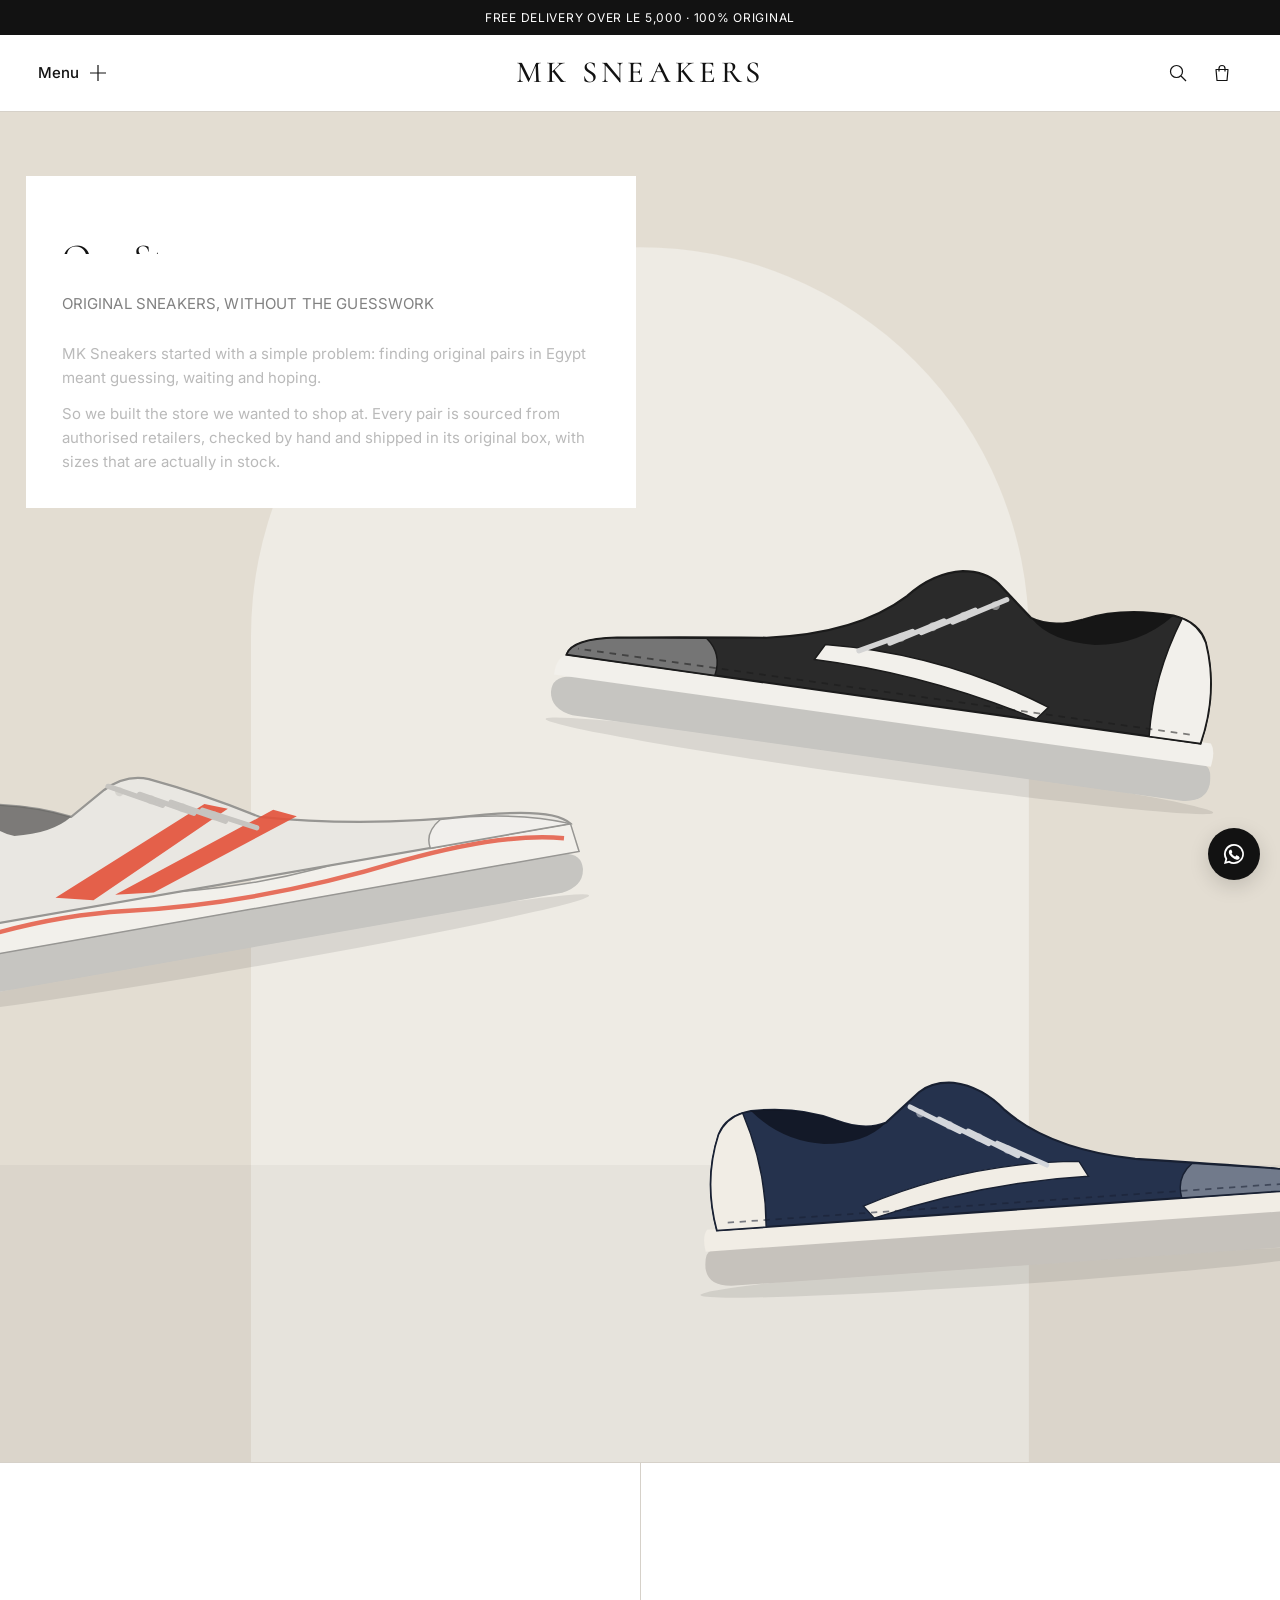
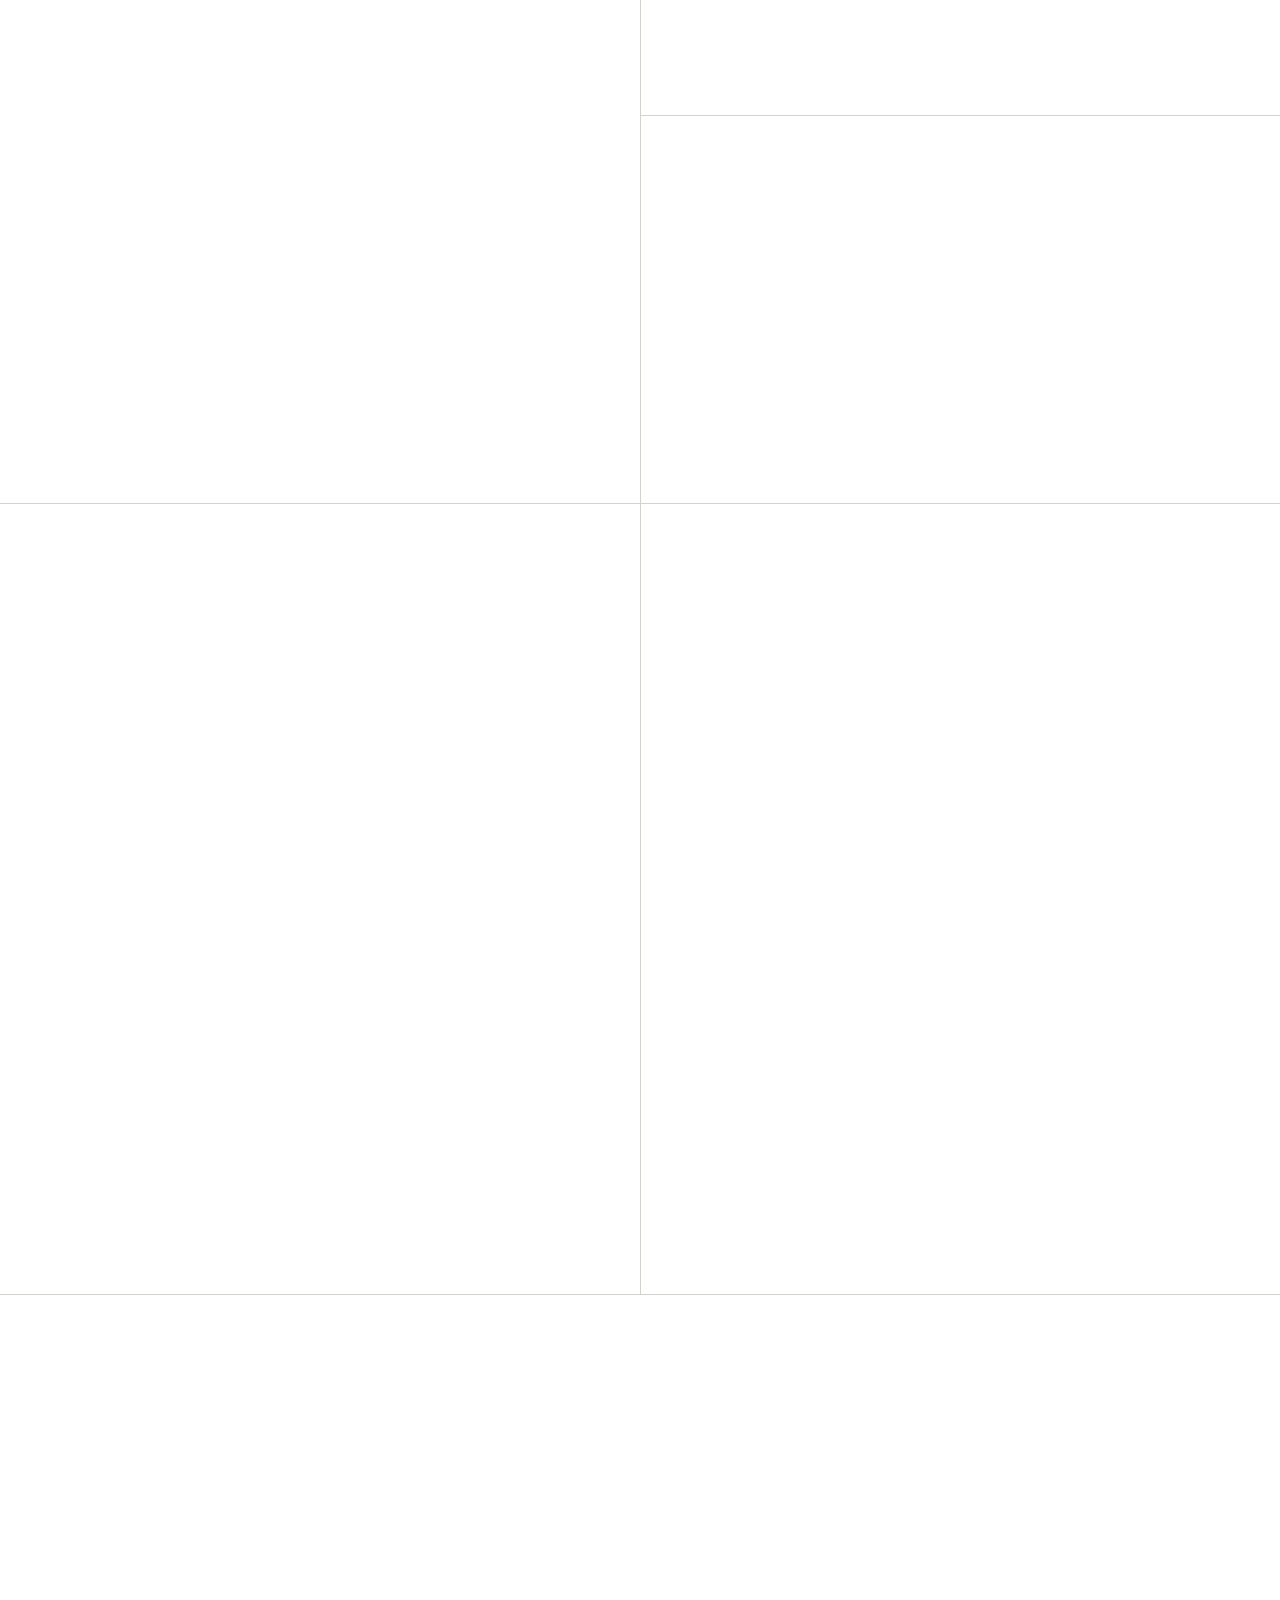
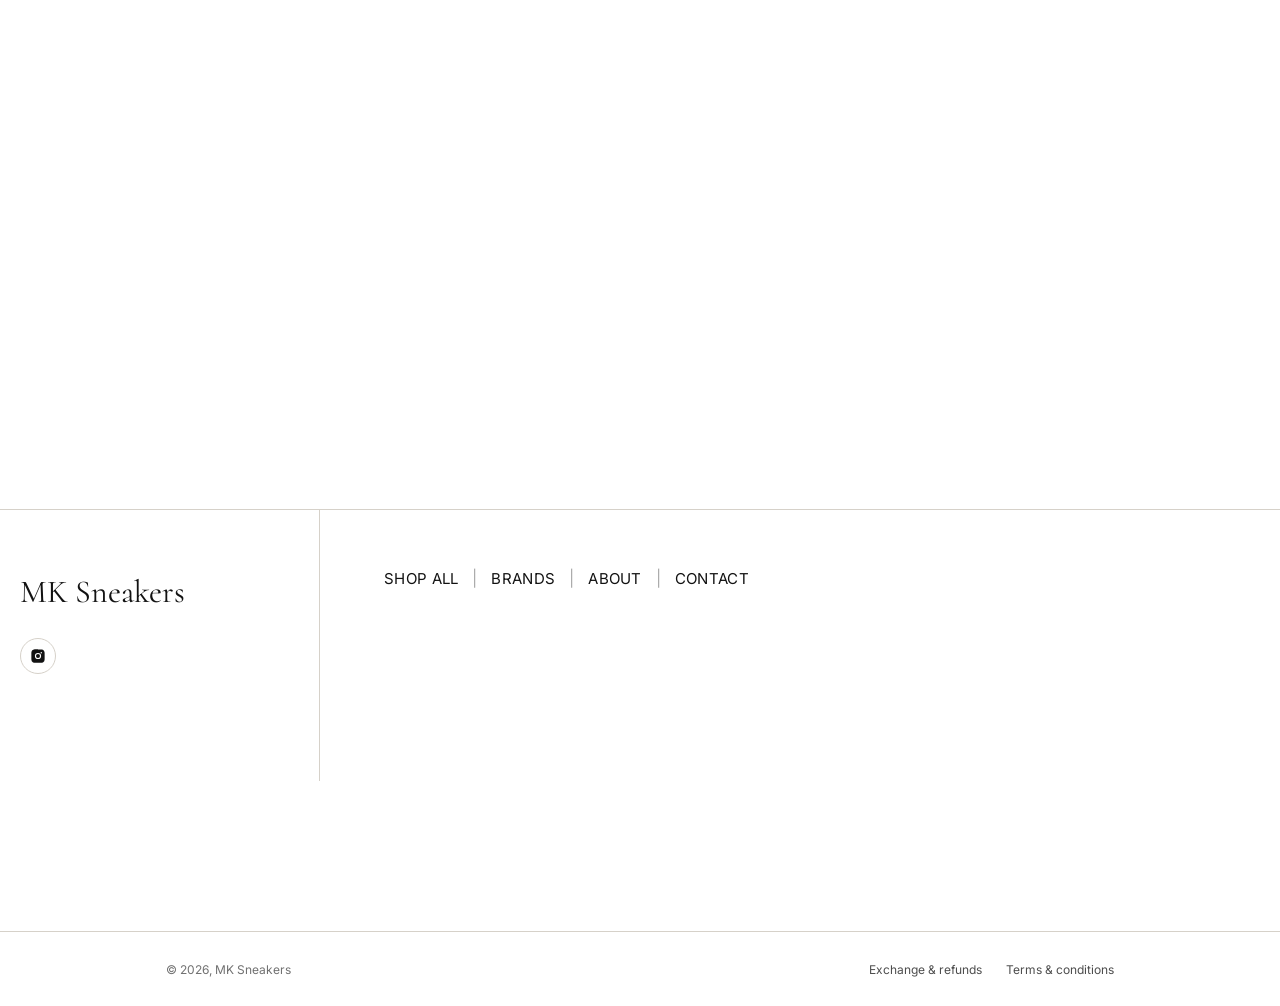
<file: about.html>
<!doctype html>
<html lang="en">
<head>
  <meta charset="utf-8">
  <meta name="viewport" content="width=device-width, initial-scale=1">
  <title>About us | MK Sneakers</title>
  <meta name="description" content="Original sneakers, sourced from authorised retailers and checked by hand.">
  <meta property="og:title" content="About us | MK Sneakers">
  <meta property="og:description" content="Original sneakers, sourced from authorised retailers and checked by hand.">
  <meta property="og:type" content="website">
  <link rel="icon" href="assets/images/favicon.svg" type="image/svg+xml">
  <link rel="preconnect" href="https://fonts.googleapis.com">
  <link rel="preconnect" href="https://fonts.gstatic.com" crossorigin>
  <link rel="stylesheet" href="https://fonts.googleapis.com/css2?family=Cormorant:wght@400;500;600&amp;family=Inter:wght@400;500;600;700&amp;display=swap">
  <link rel="stylesheet" href="css/base.css">
  <link rel="stylesheet" href="css/sections.css">
</head>
<body class="">

<a class="skip-link visually-hidden" href="#main">Skip to content</a>
<div class="mk-announcement"><a href="shop.html?c=new-in">Free delivery over LE 5,000 &middot; 100% original</a></div>
<header class="mk-header">
  <div class="mk-header__inner">
    <div class="mk-header__start">
      <button type="button" class="mk-menu-trigger" data-open="menu-drawer" aria-controls="menu-drawer">
        <span class="mk-menu-trigger__label">Menu</span>
        <span class="mk-menu-trigger__icon"><svg viewBox="0 0 18 18" fill="none" aria-hidden="true"><path d="M9 1v16M1 9h16" stroke="currentColor" stroke-width="1.2"/></svg></span>
      </button>
    </div>
    <a class="mk-logo" href="index.html">MK Sneakers</a>
    <div class="mk-header__end">
      <button type="button" class="mk-icon-button" data-open="search" aria-controls="search" aria-label="Search"><svg viewBox="0 0 20 20" fill="none" aria-hidden="true"><circle cx="8.5" cy="8.5" r="6" stroke="currentColor" stroke-width="1.2"/><path d="m13 13 5 5" stroke="currentColor" stroke-width="1.2"/></svg></button>
      <button type="button" class="mk-icon-button mk-cart-button" data-open="cart-drawer" aria-controls="cart-drawer" aria-label="Open bag">
        <svg viewBox="0 0 20 20" fill="none" aria-hidden="true"><path d="M4 6.5h12l-1 11H5l-1-11Z" stroke="currentColor" stroke-width="1.2" stroke-linejoin="round"/><path d="M7 8.5V5.5a3 3 0 0 1 6 0v3" stroke="currentColor" stroke-width="1.2"/></svg><span class="mk-cart-count" data-cart-count hidden>0</span>
      </button>
    </div>
  </div>
</header>

<div class="mk-drawer mk-drawer--left mk-menu" id="menu-drawer" aria-hidden="true" role="dialog" aria-label="Menu">
  <div class="mk-drawer__overlay" data-close></div>
  <div class="mk-drawer__panel">
    <div class="mk-drawer__head">
      <p class="mk-drawer__title">Menu</p>
      <button type="button" class="mk-icon-button" data-close aria-label="Close menu"><svg viewBox="0 0 14 14" aria-hidden="true"><path d="M1 1l12 12M13 1L1 13" fill="none" stroke="currentColor" stroke-width="1.2"/></svg></button>
    </div>
    <div class="mk-drawer__body">
      <ul class="mk-menu__links" role="list"><li><a class="mk-menu__link" href="shop.html">Shop all</a></li><li><a class="mk-menu__link" href="shop.html?c=new-in">New in</a></li><li><a class="mk-menu__link" href="collections.html">Brands</a></li><li><a class="mk-menu__link" href="shop.html?c=running">Running</a></li><li><a class="mk-menu__link" href="shop.html?c=sale">Sale</a></li><li><a class="mk-menu__link" href="about.html">About</a></li></ul>
      <ul class="mk-menu__sub" role="list"><li><a class="mk-underline" href="shop.html?c=nike">Nike</a></li><li><a class="mk-underline" href="shop.html?c=adidas">Adidas</a></li><li><a class="mk-underline" href="shop.html?c=new-balance">New Balance</a></li><li><a class="mk-underline" href="shop.html?c=jordan">Jordan</a></li><li><a class="mk-underline" href="shop.html?c=asics">Asics</a></li><li><a class="mk-underline" href="shop.html?c=puma">Puma</a></li></ul>
      <p class="mk-menu__heading">Just dropped</p>
      <ul class="mk-menu__products" role="list"><li><a class="mk-menu__product" href="product.html?p=nike-air-force-1-07-white"><img src="assets/images/products/nike-air-force-1-07-white-1.svg" alt="" loading="lazy" width="400" height="400">Nike Air Force 1 &#x27;07</a></li><li><a class="mk-menu__product" href="product.html?p=nike-dunk-low-retro-black-white"><img src="assets/images/products/nike-dunk-low-retro-black-white-1.svg" alt="" loading="lazy" width="400" height="400">Nike Dunk Low Retro</a></li><li><a class="mk-menu__product" href="product.html?p=jordan-air-jordan-1-mid-gym-red"><img src="assets/images/products/jordan-air-jordan-1-mid-gym-red-1.svg" alt="" loading="lazy" width="400" height="400">Jordan Air Jordan 1 Mid</a></li><li><a class="mk-menu__product" href="product.html?p=adidas-samba-og-cloud-white-gum"><img src="assets/images/products/adidas-samba-og-cloud-white-gum-1.svg" alt="" loading="lazy" width="400" height="400">Adidas Samba OG</a></li></ul>
    </div>
    <div class="mk-menu__foot">
      <a class="mk-underline" href="contact.html">Contact</a>
      <a class="mk-underline" href="exchange-refunds.html">Exchange &amp; refunds</a>
      <a class="mk-underline" href="https://wa.me/201000000000" target="_blank" rel="noopener">WhatsApp</a>
    </div>
  </div>
</div>

<div class="mk-search" id="search" aria-hidden="true" role="dialog" aria-label="Search">
  <form class="mk-search__bar" role="search" action="shop.html">
    <label class="visually-hidden" for="search-input">Search sneakers</label>
    <svg viewBox="0 0 20 20" fill="none" aria-hidden="true" width="20" height="20"><circle cx="8.5" cy="8.5" r="6" stroke="currentColor" stroke-width="1.2"/><path d="m13 13 5 5" stroke="currentColor" stroke-width="1.2"/></svg>
    <input class="mk-search__input" id="search-input" type="search" name="q" placeholder="Search brands, models, colors" autocomplete="off" data-autofocus>
    <button type="button" class="mk-icon-button" data-close aria-label="Close search"><svg viewBox="0 0 14 14" aria-hidden="true"><path d="M1 1l12 12M13 1L1 13" fill="none" stroke="currentColor" stroke-width="1.2"/></svg></button>
  </form>
  <div class="mk-search__results" aria-live="polite"></div>
</div>

<div class="mk-drawer mk-drawer--right" id="cart-drawer" aria-hidden="true" role="dialog" aria-label="Bag">
  <div class="mk-drawer__overlay" data-close></div>
  <div class="mk-drawer__panel">
    <div class="mk-drawer__head">
      <p class="mk-drawer__title" data-cart-title>Your bag</p>
      <button type="button" class="mk-icon-button" data-close aria-label="Close bag"><svg viewBox="0 0 14 14" aria-hidden="true"><path d="M1 1l12 12M13 1L1 13" fill="none" stroke="currentColor" stroke-width="1.2"/></svg></button>
    </div>
    <div class="mk-drawer__body"></div>
    <div class="mk-cart__foot" hidden>
      <div class="mk-cart__row mk-cart__row--total"><span>Subtotal</span><span data-cart-subtotal></span></div>
      <p class="mk-cart__note">Shipping is worked out at checkout. Pay cash when your order arrives.</p>
      <a class="mk-button mk-button--full" href="checkout.html">Checkout</a>
      <button type="button" class="mk-button mk-button--outline mk-button--full" data-close>Continue shopping</button>
    </div>
  </div>
</div>

<main id="main">
<div class="mk-section mk-section--about-hero" id="section-about-hero">
<div
  class="mk-ahero mk-ahero--left mk-ahero--sticky"
  style="
    --mk-ahero-height: 150vh;
    --mk-ahero-height-mobile: 120vh;
    --mk-ahero-box-bg: #ffffff;
    --mk-ahero-text: #121212;
    --mk-ahero-box-width: 610px;
    --mk-ahero-offset: 72px;
  "
>
  <div class="mk-ahero__media" aria-hidden="true"><img src="assets/images/scenes/about-hero.svg" alt="" class="mk-ahero__image mk-ahero__image--desktop" loading="lazy" fetchpriority="high">
      <img src="assets/images/scenes/about-hero.svg" alt="" class="mk-ahero__image mk-ahero__image--mobile" loading="lazy" fetchpriority="high"></div>

  <div class="mk-ahero__inner">
    <div class="mk-ahero__box"><h1 class="mk-ahero__title">Our Story</h1><p class="mk-ahero__subtitle">Original sneakers, without the guesswork</p><div class="mk-ahero__text"><p>MK Sneakers started with a simple problem: finding original pairs in Egypt meant guessing, waiting and hoping.</p><p>So we built the store we wanted to shop at. Every pair is sourced from authorised retailers, checked by hand and shipped in its original box, with sizes that are actually in stock.</p></div></div>
  </div>
</div>




</div>
<div class="mk-section mk-section--creator-notes" id="section-creator-notes">
<div
  class="mk-notes"
  style="
    --mk-notes-bg: #ffffff;
    --mk-notes-text: #121212;
    --mk-notes-line: #d6d1c9;
    --mk-notes-small-ratio: 4 / 5;
  "
>
  <div class="mk-notes__cell mk-notes__image"><img src="assets/images/scenes/notes.svg" alt="" class="mk-notes__img" loading="lazy"></div>

  <div class="mk-notes__cell mk-notes__title-cell"><h2 class="mk-notes__title">Built for people who wear their sneakers.</h2></div>

  <div class="mk-notes__cell mk-notes__text-cell"><div class="mk-notes__text"><p>We are sneaker people first. We know the difference a half size makes, why the right colorway matters and how long you have waited for a restock.</p><p>That is why we answer every message ourselves, ship fast across Egypt and make exchanges easy.</p><p>Original pairs. Every day.</p></div></div>

  <div class="mk-notes__cell mk-notes__small"><img src="assets/images/scenes/notes-small.svg" alt="" class="mk-notes__img" loading="lazy"></div>
</div>




</div>
<div class="mk-section mk-section--values" id="section-values">
<div
  class="mk-values mk-values--image-left"
  style="
    --mk-values-bg: #ffffff;
    --mk-values-text: #121212;
    --mk-values-line: #d6d1c9;
    --mk-values-ratio: 4 / 5;
  "
>
  <div class="mk-values__media"><img src="assets/images/scenes/values.svg" alt="" class="mk-values__img" loading="lazy"></div>

  <div class="mk-values__content"><div class="mk-values__head">
        <h2 class="mk-values__title">Original, honest and fast</h2></div><ol class="mk-values__list" role="list"><li class="mk-values__item" ><span class="mk-values__number" aria-hidden="true">01</span><div class="mk-values__body">
            <h3 class="mk-values__item-title">100% original</h3><p class="mk-values__item-text">Every pair comes from authorised retailers and ships in its original box with its tags.</p></div>
        </li><li class="mk-values__item" ><span class="mk-values__number" aria-hidden="true">02</span><div class="mk-values__body">
            <h3 class="mk-values__item-title">Real stock</h3><p class="mk-values__item-text">If a size shows on the site, it is on our shelf. No pre-orders dressed up as stock.</p></div>
        </li><li class="mk-values__item" ><span class="mk-values__number" aria-hidden="true">03</span><div class="mk-values__body">
            <h3 class="mk-values__item-title">Easy exchanges</h3><p class="mk-values__item-text">Wrong size? Exchange it within 14 days, as long as it is unworn and in its box.</p></div>
        </li></ol>
  </div>
</div>




</div>
<div class="mk-section mk-section--newsletter" id="section-newsletter">
<div
  class="mk-news"
  style="
    --mk-news-bg: #ffffff;
    --mk-news-text: #ffffff;
    --mk-news-overlay: 0.0;
    --mk-news-ratio: 16 / 9;
    --mk-news-ratio-mobile: 4 / 5;
  "
>
  <div class="mk-news__frame">
    <div class="mk-news__media" aria-hidden="true"><img src="assets/images/scenes/newsletter.svg" alt="" class="mk-news__image mk-news__image--desktop" loading="lazy">
        <img src="assets/images/scenes/newsletter.svg" alt="" class="mk-news__image mk-news__image--mobile" loading="lazy"></div>
    <div class="mk-news__overlay" aria-hidden="true"></div>

    <div class="mk-news__content"><h2 class="mk-news__heading">Get first dibs on every drop</h2><form data-form="customer" id="MkNewsletter-newsletter" class="mk-news__form" novalidate>
        <input type="hidden" name="contact[tags]" value="newsletter"><div class="mk-news__field">
            <label for="MkNewsletterEmail-newsletter" class="visually-hidden">Your email</label>
            <input
              id="MkNewsletterEmail-newsletter"
              class="mk-news__input"
              type="email"
              name="contact[email]"
              value=""
              placeholder="Your email"
              autocomplete="email"
              autocapitalize="off"
              spellcheck="false"
              required
              
            >
            <button type="submit" class="mk-news__submit" aria-label="Subscribe">
              <svg viewBox="0 0 20 12" aria-hidden="true" focusable="false"><path d="M0 6h18M13 1l5 5-5 5" fill="none" stroke="currentColor" stroke-width="1.2"/></svg>
            </button>
          </div></form>
    </div>
  </div>
</div>




</div>
</main>
<div class="mk-section mk-section--footer" id="section-footer">
<mk-footer
  class="mk-footer"
  style="
    --mk-footer-bg: #ffffff;
    --mk-footer-text: #121212;
    --mk-footer-line: #d6d1c9;
    --mk-footer-logo-width: 150px;
    --mk-footer-logo-width-mobile: 125px;
    --mk-footer-menus: 3;
  "
>
  <div class="mk-footer__main">
    <div class="mk-footer__logo">
      <a href="index.html" class="mk-footer__logo-link"><span class="mk-footer__logo-text">MK Sneakers</span></a><ul class="mk-footer__social" role="list"><li>
                <a href="https://www.instagram.com/mk_sneakers_/" class="mk-footer__social-link" target="_blank" rel="noopener">
                  <span class="visually-hidden">Instagram</span>
                  <svg aria-hidden="true" focusable="false" xmlns="http://www.w3.org/2000/svg" viewBox="0 0 20 20"><path fill="currentColor" d="M10 1.8c2.7 0 3 0 4 .1 1 0 1.5.2 1.9.4.5.2.8.4 1.2.8.4.4.6.7.8 1.2.1.4.3.9.4 1.9v8c-.1 1-.3 1.5-.4 1.9-.2.5-.4.8-.8 1.2-.4.4-.7.6-1.2.8-.4.1-.9.3-1.9.4H6c-1-.1-1.5-.3-1.9-.4-.5-.2-.8-.4-1.2-.8-.4-.4-.6-.7-.8-1.2-.1-.4-.3-.9-.4-1.9V6c.1-1 .3-1.5.4-1.9.2-.5.4-.8.8-1.2.4-.4.7-.6 1.2-.8.4-.1.9-.3 1.9-.4h4Zm0 4.3a3.9 3.9 0 1 0 0 7.8 3.9 3.9 0 0 0 0-7.8Zm0 6.4a2.5 2.5 0 1 1 0-5 2.5 2.5 0 0 1 0 5Zm4.1-7.5a.9.9 0 1 0 0 1.8.9.9 0 0 0 0-1.8Z"/></svg>
                </a>
              </li></ul></div>

    <div class="mk-footer__menus"><nav class="mk-footer__nav" aria-label="Footer">
          <ul class="mk-footer__nav-list" role="list"><li><a href="shop.html" class="mk-footer__nav-link mk-underline">Shop all</a>
              </li><li><span class="mk-footer__sep" aria-hidden="true">|</span><a href="collections.html" class="mk-footer__nav-link mk-underline">Brands</a>
              </li><li><span class="mk-footer__sep" aria-hidden="true">|</span><a href="about.html" class="mk-footer__nav-link mk-underline">About</a>
              </li><li><span class="mk-footer__sep" aria-hidden="true">|</span><a href="contact.html" class="mk-footer__nav-link mk-underline">Contact</a>
              </li></ul>
        </nav><nav class="mk-footer__menu" aria-label="Shop" ><h2 class="mk-footer__heading">Shop</h2><ul class="mk-footer__links" role="list"><li>
                  <a href="shop.html?c=new-in" class="mk-footer__link mk-underline">New in</a>
                </li><li>
                  <a href="shop.html?c=running" class="mk-footer__link mk-underline">Running</a>
                </li><li>
                  <a href="shop.html?c=low-tops" class="mk-footer__link mk-underline">Low tops</a>
                </li><li>
                  <a href="shop.html?c=sale" class="mk-footer__link mk-underline">Sale</a>
                </li></ul></nav><nav class="mk-footer__menu" aria-label="Brands" ><h2 class="mk-footer__heading">Brands</h2><ul class="mk-footer__links" role="list"><li>
                  <a href="shop.html?c=nike" class="mk-footer__link mk-underline">Nike</a>
                </li><li>
                  <a href="shop.html?c=adidas" class="mk-footer__link mk-underline">Adidas</a>
                </li><li>
                  <a href="shop.html?c=new-balance" class="mk-footer__link mk-underline">New Balance</a>
                </li><li>
                  <a href="shop.html?c=jordan" class="mk-footer__link mk-underline">Jordan</a>
                </li><li>
                  <a href="shop.html?c=asics" class="mk-footer__link mk-underline">Asics</a>
                </li><li>
                  <a href="shop.html?c=puma" class="mk-footer__link mk-underline">Puma</a>
                </li></ul></nav><nav class="mk-footer__menu" aria-label="Help" ><h2 class="mk-footer__heading">Help</h2><ul class="mk-footer__links" role="list"><li>
                  <a href="contact.html" class="mk-footer__link mk-underline">Contact us</a>
                </li><li>
                  <a href="exchange-refunds.html" class="mk-footer__link mk-underline">Exchange &amp; refunds</a>
                </li><li>
                  <a href="terms.html" class="mk-footer__link mk-underline">Terms &amp; conditions</a>
                </li><li>
                  <a href="product.html?p=nike-air-force-1-07-white#size-guide" class="mk-footer__link mk-underline">Size guide</a>
                </li></ul></nav></div><address class="mk-footer__contact"><p class="mk-footer__contact-line">
            <svg viewBox="0 0 16 16" aria-hidden="true" focusable="false"><path d="M8 15s5-4.6 5-8.5A5 5 0 0 0 3 6.5C3 10.4 8 15 8 15Z" fill="none" stroke="currentColor"/><circle cx="8" cy="6.5" r="1.8" fill="none" stroke="currentColor"/></svg>
            <span>Cairo, Egypt</span>
          </p><p class="mk-footer__contact-line">
            <svg viewBox="0 0 16 16" aria-hidden="true" focusable="false"><path d="M5.5 1.5 3 1.8C2.2 2 1.6 2.8 1.7 3.6c.6 5.6 5.1 10.1 10.7 10.7.8.1 1.6-.5 1.8-1.3l.3-2.5-3-1.3-1.4 1.4A8 8 0 0 1 5.4 6.6L6.8 5.2Z" fill="none" stroke="currentColor" stroke-linejoin="round"/></svg>
            <a href="tel:+201000000000">+20 100 000 0000</a>
          </p><p class="mk-footer__contact-line">
            <svg viewBox="0 0 16 16" aria-hidden="true" focusable="false"><rect x="1.5" y="3.5" width="13" height="9" rx="1" fill="none" stroke="currentColor"/><path d="m2 4 6 5 6-5" fill="none" stroke="currentColor"/></svg>
            <a href="mailto:hello@mksneakers.com">hello@mksneakers.com</a>
          </p></address></div>

  <div class="mk-footer__bottom">
    <p class="mk-footer__copyright">
      &copy; 2026, MK Sneakers</p>

    <div class="mk-footer__utilities"><nav class="mk-footer__legal" aria-label="Legal">
          <ul class="mk-footer__legal-list" role="list"><li>
                <a href="exchange-refunds.html" class="mk-footer__legal-link mk-underline">Exchange &amp; refunds</a>
              </li><li>
                <a href="terms.html" class="mk-footer__legal-link mk-underline">Terms &amp; conditions</a>
              </li></ul>
        </nav></div>
  </div>
</mk-footer>






</div>

<a class="mk-whatsapp" href="https://wa.me/201000000000" target="_blank" rel="noopener" aria-label="Chat with us on WhatsApp"><svg viewBox="0 0 24 24" aria-hidden="true"><path fill="currentColor" d="M12 2a10 10 0 0 0-8.6 15.1L2 22l5-1.3A10 10 0 1 0 12 2Zm0 18.2a8.2 8.2 0 0 1-4.2-1.2l-.3-.2-3 .8.8-2.9-.2-.3A8.2 8.2 0 1 1 12 20.2Zm4.5-6.1c-.2-.1-1.5-.7-1.7-.8-.2-.1-.4-.1-.6.1l-.8 1c-.1.2-.3.2-.5.1a6.7 6.7 0 0 1-3.3-2.9c-.2-.4.2-.4.7-1.3.1-.2 0-.3 0-.4l-.8-1.8c-.2-.5-.4-.4-.6-.4h-.5a1 1 0 0 0-.7.3 3 3 0 0 0-.9 2.2 5.2 5.2 0 0 0 1.1 2.8 11.9 11.9 0 0 0 4.6 4c1.7.7 2.4.8 3.2.7.5-.1 1.5-.6 1.7-1.2.2-.6.2-1.1.2-1.2-.1-.1-.3-.2-.5-.3Z"/></svg></a>
<script src="js/catalog.js" defer></script>
<script src="js/store.js" defer></script>
<script src="js/sections.js" defer></script>
<script src="js/gsap.min.js" defer></script>
<script src="js/ScrollTrigger.min.js" defer></script>
<script src="js/SplitText.min.js" defer></script>
<script src="js/animations.js" defer></script>
</body>
</html>
</file>
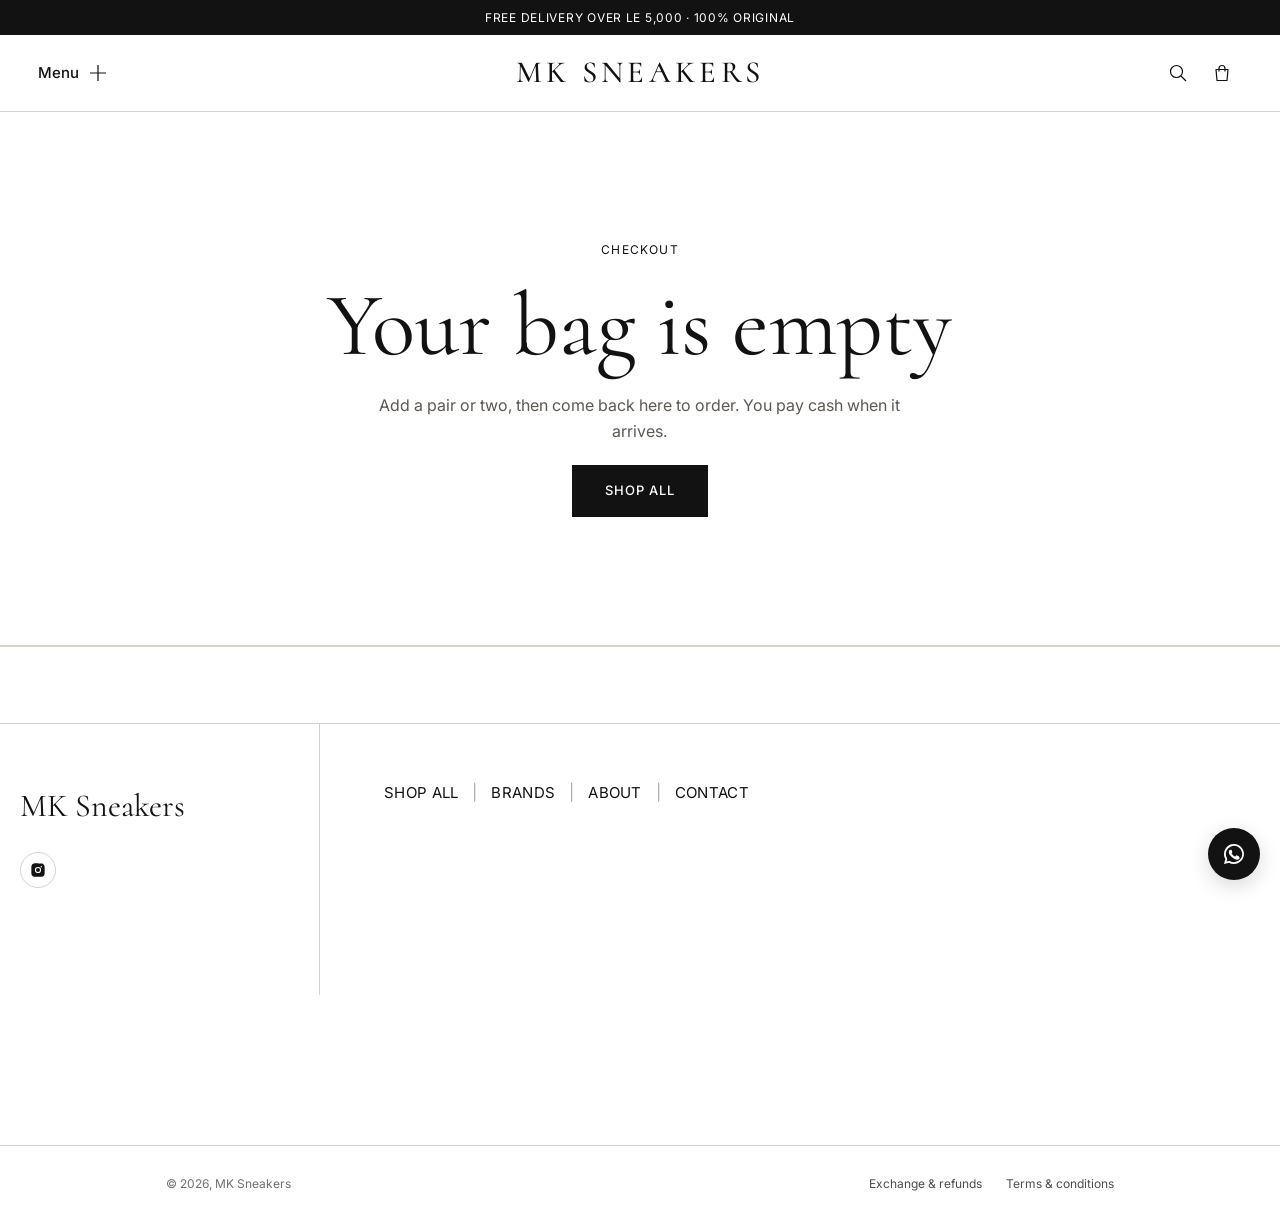
<file: checkout.html>
<!doctype html>
<html lang="en">
<head>
  <meta charset="utf-8">
  <meta name="viewport" content="width=device-width, initial-scale=1">
  <title>Checkout | MK Sneakers</title>
  <meta name="description" content="Complete your order.">
  <meta property="og:title" content="Checkout | MK Sneakers">
  <meta property="og:description" content="Complete your order.">
  <meta property="og:type" content="website">
  <link rel="icon" href="assets/images/favicon.svg" type="image/svg+xml">
  <link rel="preconnect" href="https://fonts.googleapis.com">
  <link rel="preconnect" href="https://fonts.gstatic.com" crossorigin>
  <link rel="stylesheet" href="https://fonts.googleapis.com/css2?family=Cormorant:wght@400;500;600&amp;family=Inter:wght@400;500;600;700&amp;display=swap">
  <link rel="stylesheet" href="css/base.css">
  <link rel="stylesheet" href="css/sections.css">
</head>
<body class="">

<a class="skip-link visually-hidden" href="#main">Skip to content</a>
<div class="mk-announcement"><a href="shop.html?c=new-in">Free delivery over LE 5,000 &middot; 100% original</a></div>
<header class="mk-header">
  <div class="mk-header__inner">
    <div class="mk-header__start">
      <button type="button" class="mk-menu-trigger" data-open="menu-drawer" aria-controls="menu-drawer">
        <span class="mk-menu-trigger__label">Menu</span>
        <span class="mk-menu-trigger__icon"><svg viewBox="0 0 18 18" fill="none" aria-hidden="true"><path d="M9 1v16M1 9h16" stroke="currentColor" stroke-width="1.2"/></svg></span>
      </button>
    </div>
    <a class="mk-logo" href="index.html">MK Sneakers</a>
    <div class="mk-header__end">
      <button type="button" class="mk-icon-button" data-open="search" aria-controls="search" aria-label="Search"><svg viewBox="0 0 20 20" fill="none" aria-hidden="true"><circle cx="8.5" cy="8.5" r="6" stroke="currentColor" stroke-width="1.2"/><path d="m13 13 5 5" stroke="currentColor" stroke-width="1.2"/></svg></button>
      <button type="button" class="mk-icon-button mk-cart-button" data-open="cart-drawer" aria-controls="cart-drawer" aria-label="Open bag">
        <svg viewBox="0 0 20 20" fill="none" aria-hidden="true"><path d="M4 6.5h12l-1 11H5l-1-11Z" stroke="currentColor" stroke-width="1.2" stroke-linejoin="round"/><path d="M7 8.5V5.5a3 3 0 0 1 6 0v3" stroke="currentColor" stroke-width="1.2"/></svg><span class="mk-cart-count" data-cart-count hidden>0</span>
      </button>
    </div>
  </div>
</header>

<div class="mk-drawer mk-drawer--left mk-menu" id="menu-drawer" aria-hidden="true" role="dialog" aria-label="Menu">
  <div class="mk-drawer__overlay" data-close></div>
  <div class="mk-drawer__panel">
    <div class="mk-drawer__head">
      <p class="mk-drawer__title">Menu</p>
      <button type="button" class="mk-icon-button" data-close aria-label="Close menu"><svg viewBox="0 0 14 14" aria-hidden="true"><path d="M1 1l12 12M13 1L1 13" fill="none" stroke="currentColor" stroke-width="1.2"/></svg></button>
    </div>
    <div class="mk-drawer__body">
      <ul class="mk-menu__links" role="list"><li><a class="mk-menu__link" href="shop.html">Shop all</a></li><li><a class="mk-menu__link" href="shop.html?c=new-in">New in</a></li><li><a class="mk-menu__link" href="collections.html">Brands</a></li><li><a class="mk-menu__link" href="shop.html?c=running">Running</a></li><li><a class="mk-menu__link" href="shop.html?c=sale">Sale</a></li><li><a class="mk-menu__link" href="about.html">About</a></li></ul>
      <ul class="mk-menu__sub" role="list"><li><a class="mk-underline" href="shop.html?c=nike">Nike</a></li><li><a class="mk-underline" href="shop.html?c=adidas">Adidas</a></li><li><a class="mk-underline" href="shop.html?c=new-balance">New Balance</a></li><li><a class="mk-underline" href="shop.html?c=jordan">Jordan</a></li><li><a class="mk-underline" href="shop.html?c=asics">Asics</a></li><li><a class="mk-underline" href="shop.html?c=puma">Puma</a></li></ul>
      <p class="mk-menu__heading">Just dropped</p>
      <ul class="mk-menu__products" role="list"><li><a class="mk-menu__product" href="product.html?p=nike-air-force-1-07-white"><img src="assets/images/products/nike-air-force-1-07-white-1.svg" alt="" loading="lazy" width="400" height="400">Nike Air Force 1 &#x27;07</a></li><li><a class="mk-menu__product" href="product.html?p=nike-dunk-low-retro-black-white"><img src="assets/images/products/nike-dunk-low-retro-black-white-1.svg" alt="" loading="lazy" width="400" height="400">Nike Dunk Low Retro</a></li><li><a class="mk-menu__product" href="product.html?p=jordan-air-jordan-1-mid-gym-red"><img src="assets/images/products/jordan-air-jordan-1-mid-gym-red-1.svg" alt="" loading="lazy" width="400" height="400">Jordan Air Jordan 1 Mid</a></li><li><a class="mk-menu__product" href="product.html?p=adidas-samba-og-cloud-white-gum"><img src="assets/images/products/adidas-samba-og-cloud-white-gum-1.svg" alt="" loading="lazy" width="400" height="400">Adidas Samba OG</a></li></ul>
    </div>
    <div class="mk-menu__foot">
      <a class="mk-underline" href="contact.html">Contact</a>
      <a class="mk-underline" href="exchange-refunds.html">Exchange &amp; refunds</a>
      <a class="mk-underline" href="https://wa.me/201000000000" target="_blank" rel="noopener">WhatsApp</a>
    </div>
  </div>
</div>

<div class="mk-search" id="search" aria-hidden="true" role="dialog" aria-label="Search">
  <form class="mk-search__bar" role="search" action="shop.html">
    <label class="visually-hidden" for="search-input">Search sneakers</label>
    <svg viewBox="0 0 20 20" fill="none" aria-hidden="true" width="20" height="20"><circle cx="8.5" cy="8.5" r="6" stroke="currentColor" stroke-width="1.2"/><path d="m13 13 5 5" stroke="currentColor" stroke-width="1.2"/></svg>
    <input class="mk-search__input" id="search-input" type="search" name="q" placeholder="Search brands, models, colors" autocomplete="off" data-autofocus>
    <button type="button" class="mk-icon-button" data-close aria-label="Close search"><svg viewBox="0 0 14 14" aria-hidden="true"><path d="M1 1l12 12M13 1L1 13" fill="none" stroke="currentColor" stroke-width="1.2"/></svg></button>
  </form>
  <div class="mk-search__results" aria-live="polite"></div>
</div>

<div class="mk-drawer mk-drawer--right" id="cart-drawer" aria-hidden="true" role="dialog" aria-label="Bag">
  <div class="mk-drawer__overlay" data-close></div>
  <div class="mk-drawer__panel">
    <div class="mk-drawer__head">
      <p class="mk-drawer__title" data-cart-title>Your bag</p>
      <button type="button" class="mk-icon-button" data-close aria-label="Close bag"><svg viewBox="0 0 14 14" aria-hidden="true"><path d="M1 1l12 12M13 1L1 13" fill="none" stroke="currentColor" stroke-width="1.2"/></svg></button>
    </div>
    <div class="mk-drawer__body"></div>
    <div class="mk-cart__foot" hidden>
      <div class="mk-cart__row mk-cart__row--total"><span>Subtotal</span><span data-cart-subtotal></span></div>
      <p class="mk-cart__note">Shipping is worked out at checkout. Pay cash when your order arrives.</p>
      <a class="mk-button mk-button--full" href="checkout.html">Checkout</a>
      <button type="button" class="mk-button mk-button--outline mk-button--full" data-close>Continue shopping</button>
    </div>
  </div>
</div>

<main id="main">
<div class="mk-checkout" data-checkout>
  <div class="mk-checkout__form">
    <form class="mk-checkout__inner" data-checkout-form novalidate>
      <ol class="mk-breadcrumb"><li><a href="index.html">Home</a></li><li><a href="#" data-open="cart-drawer">Bag</a></li><li aria-current="page">Checkout</li></ol>
      <h1 class="mk-checkout__title">Checkout</h1>

      <fieldset class="mk-fieldset">
        <legend>Contact</legend>
        <div class="mk-fields">
          <div class="mk-field mk-field--half"><label for="first_name">First name</label><input class="mk-input" id="first_name" name="first_name" autocomplete="given-name" required></div>
          <div class="mk-field mk-field--half"><label for="last_name">Last name</label><input class="mk-input" id="last_name" name="last_name" autocomplete="family-name" required></div>
          <div class="mk-field mk-field--half"><label for="phone">Mobile number</label><input class="mk-input" id="phone" name="phone" type="tel" inputmode="tel" autocomplete="tel" placeholder="01x xxxx xxxx" pattern="^(\+?20)?0?1[0125][0-9]{8}$" required></div>
          <div class="mk-field mk-field--half"><label for="email">Email (optional)</label><input class="mk-input" id="email" name="email" type="email" autocomplete="email"></div>
        </div>
      </fieldset>

      <fieldset class="mk-fieldset">
        <legend>Delivery</legend>
        <div class="mk-fields">
          <div class="mk-field mk-field--half"><label for="governorate">Governorate</label><select class="mk-select" id="governorate" name="governorate" required data-governorates></select></div>
          <div class="mk-field mk-field--half"><label for="city">City or area</label><input class="mk-input" id="city" name="city" autocomplete="address-level2" required></div>
          <div class="mk-field"><label for="address">Street address</label><input class="mk-input" id="address" name="address" autocomplete="street-address" placeholder="Building, street" required></div>
          <div class="mk-field"><label for="details">Floor, apartment, landmark (optional)</label><input class="mk-input" id="details" name="details"></div>
          <div class="mk-field"><label for="notes">Order notes (optional)</label><textarea class="mk-textarea" id="notes" name="notes" rows="3"></textarea></div>
        </div>
      </fieldset>

      <fieldset class="mk-fieldset">
        <legend>Payment</legend>
        <label class="mk-pay-option">
          <input type="radio" name="payment" value="cod" checked>
          <span>Cash on delivery<small>Pay the courier when your order arrives. You can check your pair first.</small></span>
          <svg viewBox="0 0 24 16" width="28" fill="none" aria-hidden="true"><rect x=".6" y=".6" width="22.8" height="14.8" stroke="currentColor" stroke-width="1.2"/><circle cx="12" cy="8" r="3" stroke="currentColor" stroke-width="1.2"/></svg>
        </label>
      </fieldset>

      <p class="mk-field__error" data-form-error role="alert" hidden></p>
      <button type="submit" class="mk-button mk-button--full" data-place>Place order</button>
      <p class="mk-cart__note">By placing your order you agree to our <a href="terms.html">terms</a> and <a href="exchange-refunds.html">exchange policy</a>. We will call or WhatsApp you to confirm before shipping.</p>
    </form>
  </div>

  <aside class="mk-summary" aria-label="Order summary">
    <div class="mk-summary__inner" data-summary></div>
  </aside>
</div>

</main>
<div class="mk-section mk-section--footer" id="section-footer">
<mk-footer
  class="mk-footer"
  style="
    --mk-footer-bg: #ffffff;
    --mk-footer-text: #121212;
    --mk-footer-line: #d6d1c9;
    --mk-footer-logo-width: 150px;
    --mk-footer-logo-width-mobile: 125px;
    --mk-footer-menus: 3;
  "
>
  <div class="mk-footer__main">
    <div class="mk-footer__logo">
      <a href="index.html" class="mk-footer__logo-link"><span class="mk-footer__logo-text">MK Sneakers</span></a><ul class="mk-footer__social" role="list"><li>
                <a href="https://www.instagram.com/mk_sneakers_/" class="mk-footer__social-link" target="_blank" rel="noopener">
                  <span class="visually-hidden">Instagram</span>
                  <svg aria-hidden="true" focusable="false" xmlns="http://www.w3.org/2000/svg" viewBox="0 0 20 20"><path fill="currentColor" d="M10 1.8c2.7 0 3 0 4 .1 1 0 1.5.2 1.9.4.5.2.8.4 1.2.8.4.4.6.7.8 1.2.1.4.3.9.4 1.9v8c-.1 1-.3 1.5-.4 1.9-.2.5-.4.8-.8 1.2-.4.4-.7.6-1.2.8-.4.1-.9.3-1.9.4H6c-1-.1-1.5-.3-1.9-.4-.5-.2-.8-.4-1.2-.8-.4-.4-.6-.7-.8-1.2-.1-.4-.3-.9-.4-1.9V6c.1-1 .3-1.5.4-1.9.2-.5.4-.8.8-1.2.4-.4.7-.6 1.2-.8.4-.1.9-.3 1.9-.4h4Zm0 4.3a3.9 3.9 0 1 0 0 7.8 3.9 3.9 0 0 0 0-7.8Zm0 6.4a2.5 2.5 0 1 1 0-5 2.5 2.5 0 0 1 0 5Zm4.1-7.5a.9.9 0 1 0 0 1.8.9.9 0 0 0 0-1.8Z"/></svg>
                </a>
              </li></ul></div>

    <div class="mk-footer__menus"><nav class="mk-footer__nav" aria-label="Footer">
          <ul class="mk-footer__nav-list" role="list"><li><a href="shop.html" class="mk-footer__nav-link mk-underline">Shop all</a>
              </li><li><span class="mk-footer__sep" aria-hidden="true">|</span><a href="collections.html" class="mk-footer__nav-link mk-underline">Brands</a>
              </li><li><span class="mk-footer__sep" aria-hidden="true">|</span><a href="about.html" class="mk-footer__nav-link mk-underline">About</a>
              </li><li><span class="mk-footer__sep" aria-hidden="true">|</span><a href="contact.html" class="mk-footer__nav-link mk-underline">Contact</a>
              </li></ul>
        </nav><nav class="mk-footer__menu" aria-label="Shop" ><h2 class="mk-footer__heading">Shop</h2><ul class="mk-footer__links" role="list"><li>
                  <a href="shop.html?c=new-in" class="mk-footer__link mk-underline">New in</a>
                </li><li>
                  <a href="shop.html?c=running" class="mk-footer__link mk-underline">Running</a>
                </li><li>
                  <a href="shop.html?c=low-tops" class="mk-footer__link mk-underline">Low tops</a>
                </li><li>
                  <a href="shop.html?c=sale" class="mk-footer__link mk-underline">Sale</a>
                </li></ul></nav><nav class="mk-footer__menu" aria-label="Brands" ><h2 class="mk-footer__heading">Brands</h2><ul class="mk-footer__links" role="list"><li>
                  <a href="shop.html?c=nike" class="mk-footer__link mk-underline">Nike</a>
                </li><li>
                  <a href="shop.html?c=adidas" class="mk-footer__link mk-underline">Adidas</a>
                </li><li>
                  <a href="shop.html?c=new-balance" class="mk-footer__link mk-underline">New Balance</a>
                </li><li>
                  <a href="shop.html?c=jordan" class="mk-footer__link mk-underline">Jordan</a>
                </li><li>
                  <a href="shop.html?c=asics" class="mk-footer__link mk-underline">Asics</a>
                </li><li>
                  <a href="shop.html?c=puma" class="mk-footer__link mk-underline">Puma</a>
                </li></ul></nav><nav class="mk-footer__menu" aria-label="Help" ><h2 class="mk-footer__heading">Help</h2><ul class="mk-footer__links" role="list"><li>
                  <a href="contact.html" class="mk-footer__link mk-underline">Contact us</a>
                </li><li>
                  <a href="exchange-refunds.html" class="mk-footer__link mk-underline">Exchange &amp; refunds</a>
                </li><li>
                  <a href="terms.html" class="mk-footer__link mk-underline">Terms &amp; conditions</a>
                </li><li>
                  <a href="product.html?p=nike-air-force-1-07-white#size-guide" class="mk-footer__link mk-underline">Size guide</a>
                </li></ul></nav></div><address class="mk-footer__contact"><p class="mk-footer__contact-line">
            <svg viewBox="0 0 16 16" aria-hidden="true" focusable="false"><path d="M8 15s5-4.6 5-8.5A5 5 0 0 0 3 6.5C3 10.4 8 15 8 15Z" fill="none" stroke="currentColor"/><circle cx="8" cy="6.5" r="1.8" fill="none" stroke="currentColor"/></svg>
            <span>Cairo, Egypt</span>
          </p><p class="mk-footer__contact-line">
            <svg viewBox="0 0 16 16" aria-hidden="true" focusable="false"><path d="M5.5 1.5 3 1.8C2.2 2 1.6 2.8 1.7 3.6c.6 5.6 5.1 10.1 10.7 10.7.8.1 1.6-.5 1.8-1.3l.3-2.5-3-1.3-1.4 1.4A8 8 0 0 1 5.4 6.6L6.8 5.2Z" fill="none" stroke="currentColor" stroke-linejoin="round"/></svg>
            <a href="tel:+201000000000">+20 100 000 0000</a>
          </p><p class="mk-footer__contact-line">
            <svg viewBox="0 0 16 16" aria-hidden="true" focusable="false"><rect x="1.5" y="3.5" width="13" height="9" rx="1" fill="none" stroke="currentColor"/><path d="m2 4 6 5 6-5" fill="none" stroke="currentColor"/></svg>
            <a href="mailto:hello@mksneakers.com">hello@mksneakers.com</a>
          </p></address></div>

  <div class="mk-footer__bottom">
    <p class="mk-footer__copyright">
      &copy; 2026, MK Sneakers</p>

    <div class="mk-footer__utilities"><nav class="mk-footer__legal" aria-label="Legal">
          <ul class="mk-footer__legal-list" role="list"><li>
                <a href="exchange-refunds.html" class="mk-footer__legal-link mk-underline">Exchange &amp; refunds</a>
              </li><li>
                <a href="terms.html" class="mk-footer__legal-link mk-underline">Terms &amp; conditions</a>
              </li></ul>
        </nav></div>
  </div>
</mk-footer>






</div>

<a class="mk-whatsapp" href="https://wa.me/201000000000" target="_blank" rel="noopener" aria-label="Chat with us on WhatsApp"><svg viewBox="0 0 24 24" aria-hidden="true"><path fill="currentColor" d="M12 2a10 10 0 0 0-8.6 15.1L2 22l5-1.3A10 10 0 1 0 12 2Zm0 18.2a8.2 8.2 0 0 1-4.2-1.2l-.3-.2-3 .8.8-2.9-.2-.3A8.2 8.2 0 1 1 12 20.2Zm4.5-6.1c-.2-.1-1.5-.7-1.7-.8-.2-.1-.4-.1-.6.1l-.8 1c-.1.2-.3.2-.5.1a6.7 6.7 0 0 1-3.3-2.9c-.2-.4.2-.4.7-1.3.1-.2 0-.3 0-.4l-.8-1.8c-.2-.5-.4-.4-.6-.4h-.5a1 1 0 0 0-.7.3 3 3 0 0 0-.9 2.2 5.2 5.2 0 0 0 1.1 2.8 11.9 11.9 0 0 0 4.6 4c1.7.7 2.4.8 3.2.7.5-.1 1.5-.6 1.7-1.2.2-.6.2-1.1.2-1.2-.1-.1-.3-.2-.5-.3Z"/></svg></a>
<script src="js/catalog.js" defer></script>
<script src="js/store.js" defer></script>
<script src="js/sections.js" defer></script>
<script src="js/checkout.js" defer></script>
<script src="js/gsap.min.js" defer></script>
<script src="js/ScrollTrigger.min.js" defer></script>
<script src="js/SplitText.min.js" defer></script>
<script src="js/animations.js" defer></script>
</body>
</html>
</file>
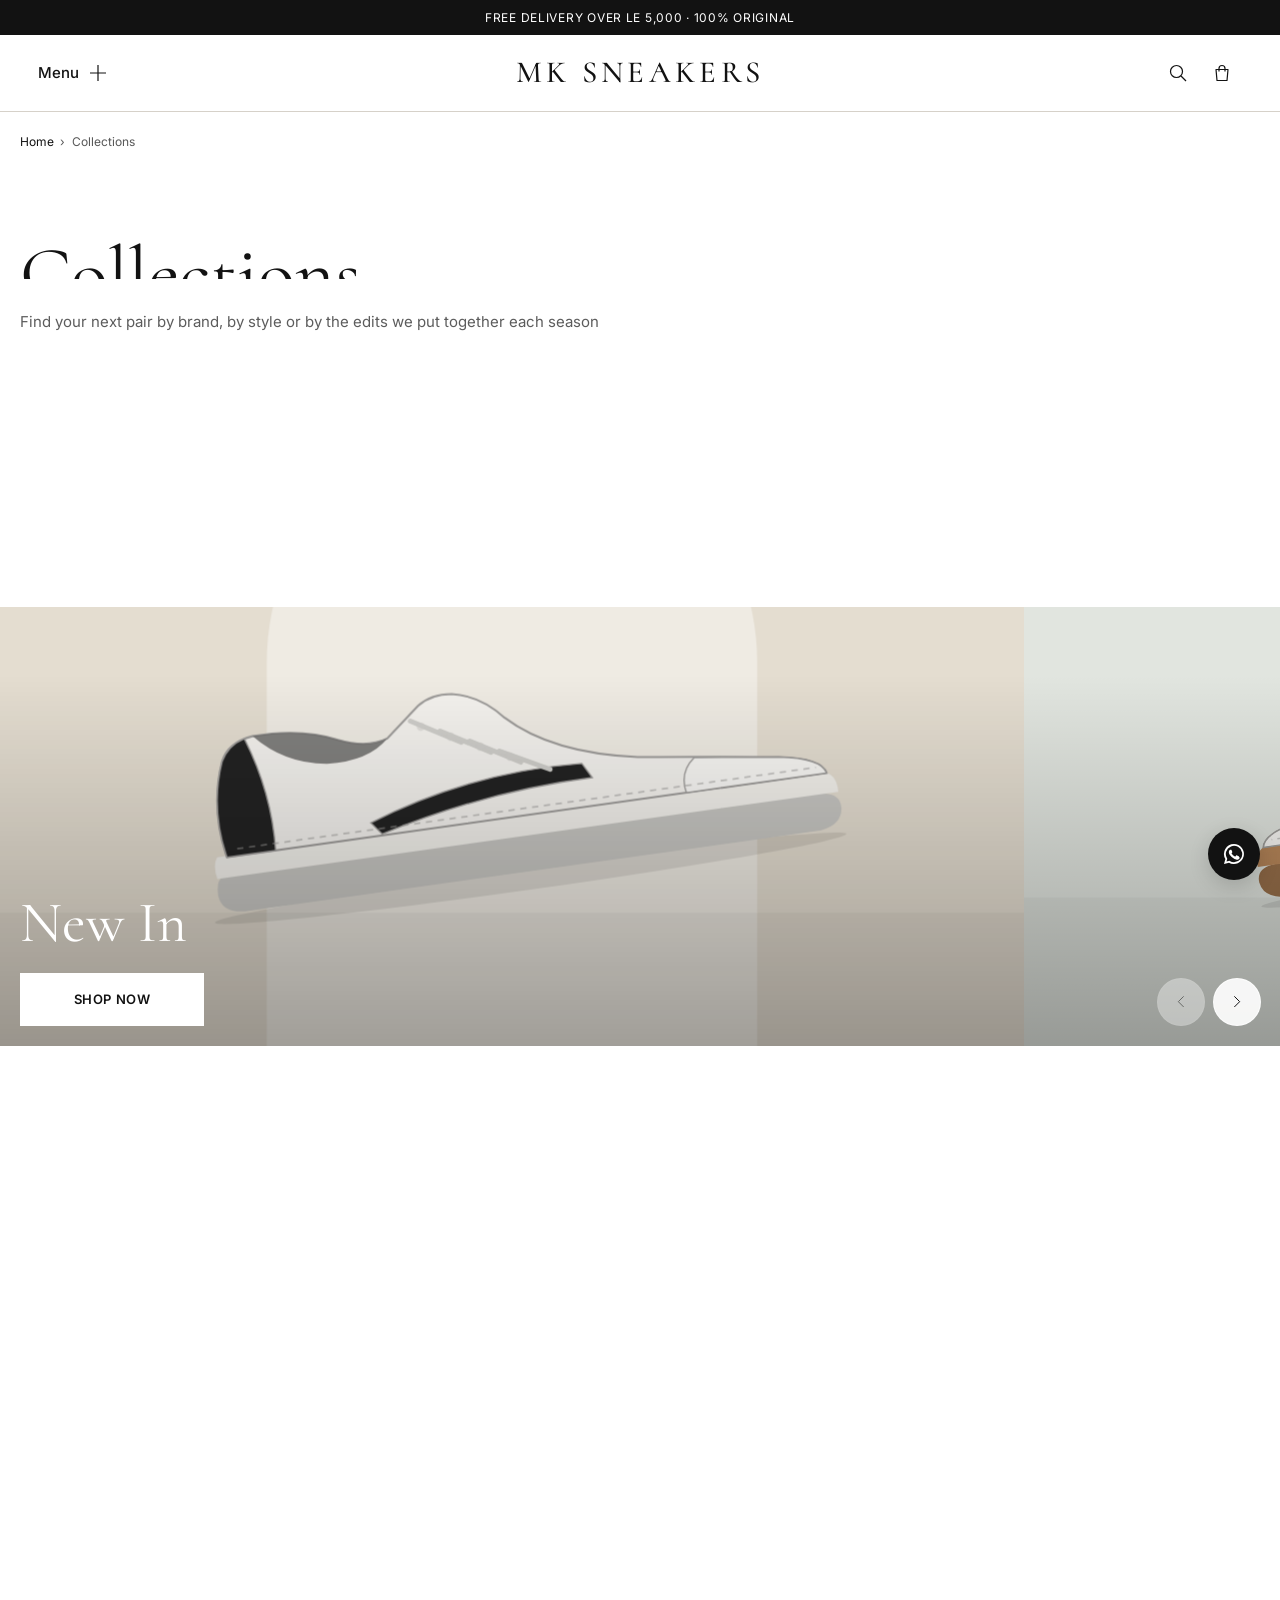
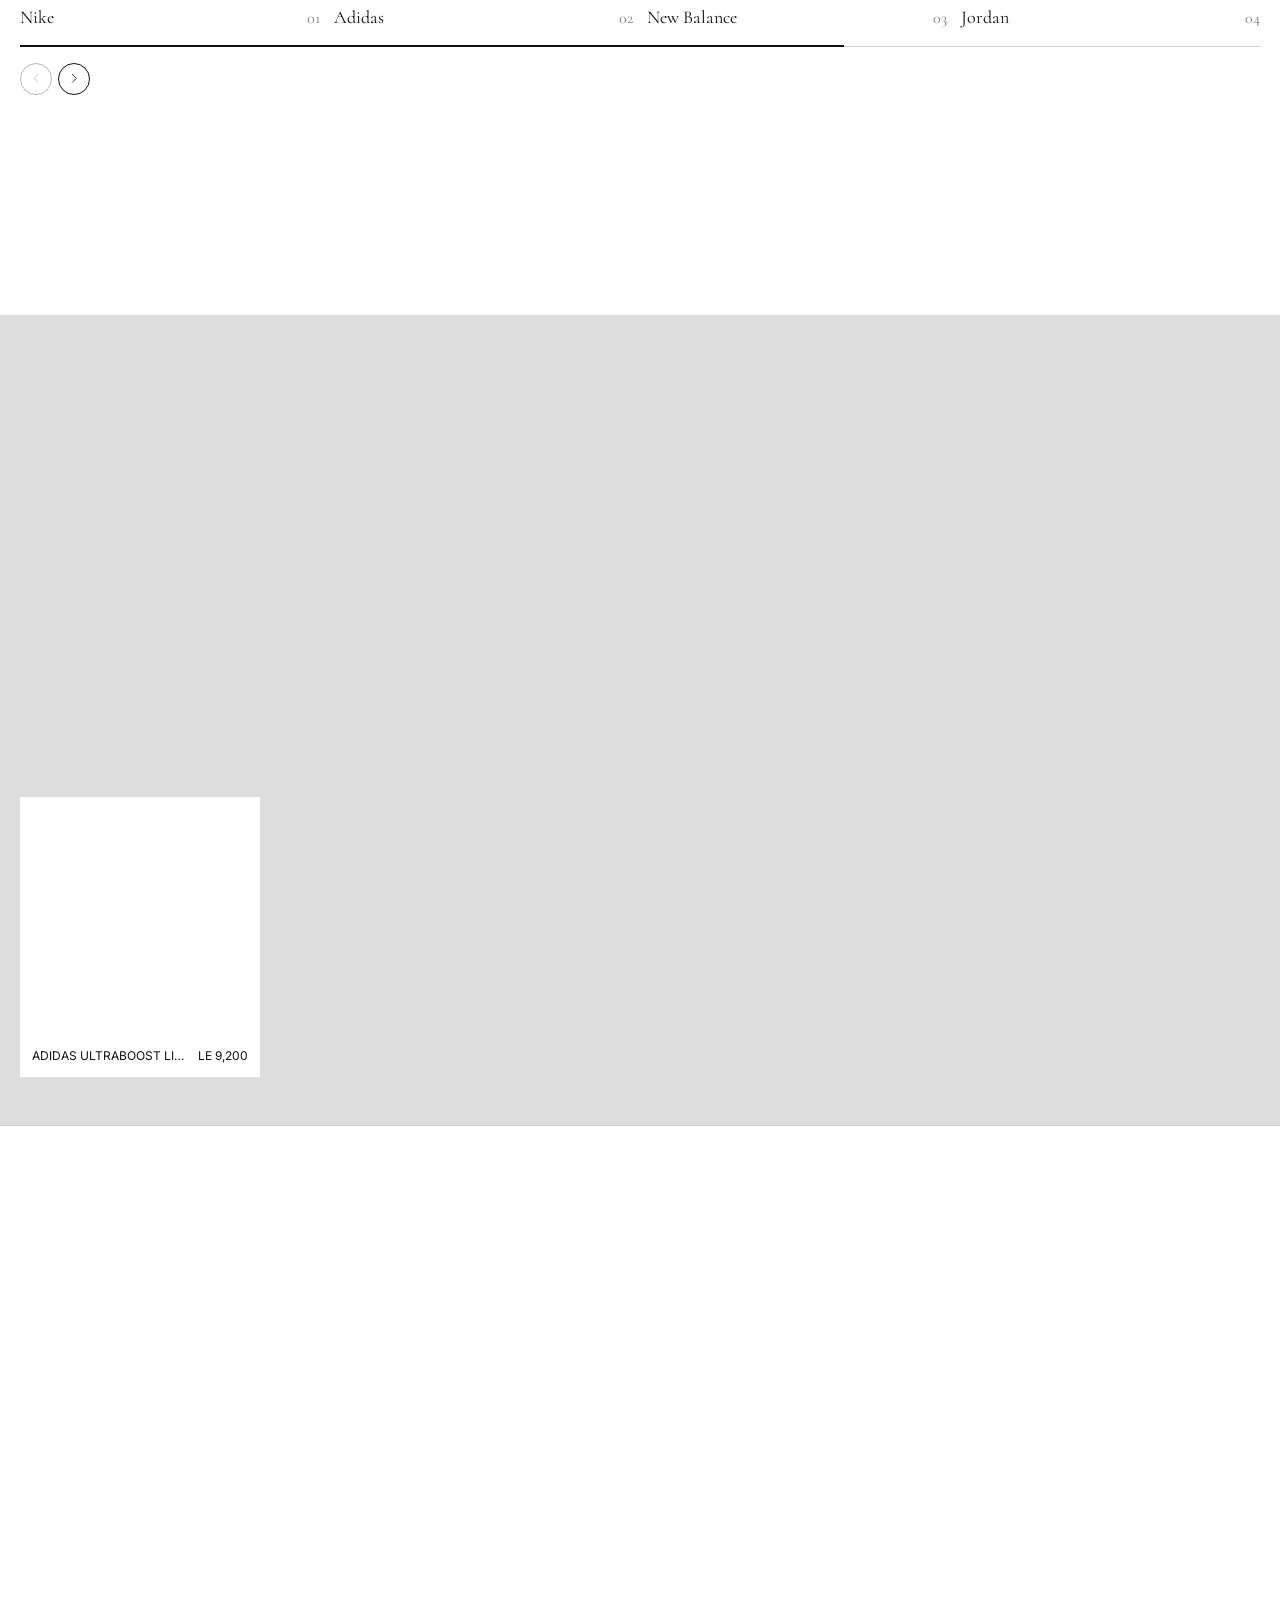
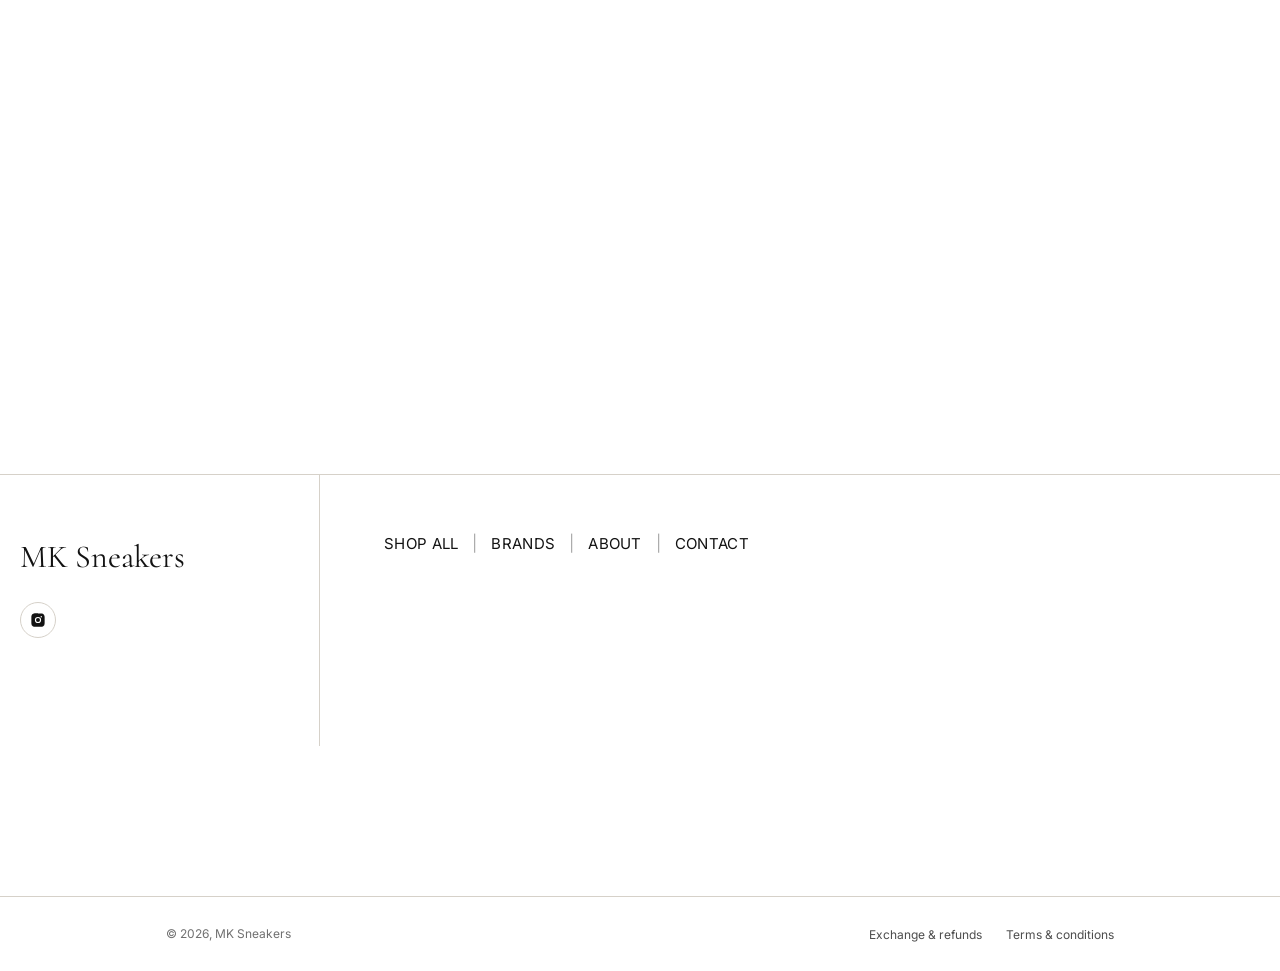
<file: collections.html>
<!doctype html>
<html lang="en">
<head>
  <meta charset="utf-8">
  <meta name="viewport" content="width=device-width, initial-scale=1">
  <title>Collections | MK Sneakers</title>
  <meta name="description" content="Shop sneakers by brand, style and collection.">
  <meta property="og:title" content="Collections | MK Sneakers">
  <meta property="og:description" content="Shop sneakers by brand, style and collection.">
  <meta property="og:type" content="website">
  <link rel="icon" href="assets/images/favicon.svg" type="image/svg+xml">
  <link rel="preconnect" href="https://fonts.googleapis.com">
  <link rel="preconnect" href="https://fonts.gstatic.com" crossorigin>
  <link rel="stylesheet" href="https://fonts.googleapis.com/css2?family=Cormorant:wght@400;500;600&amp;family=Inter:wght@400;500;600;700&amp;display=swap">
  <link rel="stylesheet" href="css/base.css">
  <link rel="stylesheet" href="css/sections.css">
</head>
<body class="">

<a class="skip-link visually-hidden" href="#main">Skip to content</a>
<div class="mk-announcement"><a href="shop.html?c=new-in">Free delivery over LE 5,000 &middot; 100% original</a></div>
<header class="mk-header">
  <div class="mk-header__inner">
    <div class="mk-header__start">
      <button type="button" class="mk-menu-trigger" data-open="menu-drawer" aria-controls="menu-drawer">
        <span class="mk-menu-trigger__label">Menu</span>
        <span class="mk-menu-trigger__icon"><svg viewBox="0 0 18 18" fill="none" aria-hidden="true"><path d="M9 1v16M1 9h16" stroke="currentColor" stroke-width="1.2"/></svg></span>
      </button>
    </div>
    <a class="mk-logo" href="index.html">MK Sneakers</a>
    <div class="mk-header__end">
      <button type="button" class="mk-icon-button" data-open="search" aria-controls="search" aria-label="Search"><svg viewBox="0 0 20 20" fill="none" aria-hidden="true"><circle cx="8.5" cy="8.5" r="6" stroke="currentColor" stroke-width="1.2"/><path d="m13 13 5 5" stroke="currentColor" stroke-width="1.2"/></svg></button>
      <button type="button" class="mk-icon-button mk-cart-button" data-open="cart-drawer" aria-controls="cart-drawer" aria-label="Open bag">
        <svg viewBox="0 0 20 20" fill="none" aria-hidden="true"><path d="M4 6.5h12l-1 11H5l-1-11Z" stroke="currentColor" stroke-width="1.2" stroke-linejoin="round"/><path d="M7 8.5V5.5a3 3 0 0 1 6 0v3" stroke="currentColor" stroke-width="1.2"/></svg><span class="mk-cart-count" data-cart-count hidden>0</span>
      </button>
    </div>
  </div>
</header>

<div class="mk-drawer mk-drawer--left mk-menu" id="menu-drawer" aria-hidden="true" role="dialog" aria-label="Menu">
  <div class="mk-drawer__overlay" data-close></div>
  <div class="mk-drawer__panel">
    <div class="mk-drawer__head">
      <p class="mk-drawer__title">Menu</p>
      <button type="button" class="mk-icon-button" data-close aria-label="Close menu"><svg viewBox="0 0 14 14" aria-hidden="true"><path d="M1 1l12 12M13 1L1 13" fill="none" stroke="currentColor" stroke-width="1.2"/></svg></button>
    </div>
    <div class="mk-drawer__body">
      <ul class="mk-menu__links" role="list"><li><a class="mk-menu__link" href="shop.html">Shop all</a></li><li><a class="mk-menu__link" href="shop.html?c=new-in">New in</a></li><li><a class="mk-menu__link" href="collections.html">Brands</a></li><li><a class="mk-menu__link" href="shop.html?c=running">Running</a></li><li><a class="mk-menu__link" href="shop.html?c=sale">Sale</a></li><li><a class="mk-menu__link" href="about.html">About</a></li></ul>
      <ul class="mk-menu__sub" role="list"><li><a class="mk-underline" href="shop.html?c=nike">Nike</a></li><li><a class="mk-underline" href="shop.html?c=adidas">Adidas</a></li><li><a class="mk-underline" href="shop.html?c=new-balance">New Balance</a></li><li><a class="mk-underline" href="shop.html?c=jordan">Jordan</a></li><li><a class="mk-underline" href="shop.html?c=asics">Asics</a></li><li><a class="mk-underline" href="shop.html?c=puma">Puma</a></li></ul>
      <p class="mk-menu__heading">Just dropped</p>
      <ul class="mk-menu__products" role="list"><li><a class="mk-menu__product" href="product.html?p=nike-air-force-1-07-white"><img src="assets/images/products/nike-air-force-1-07-white-1.svg" alt="" loading="lazy" width="400" height="400">Nike Air Force 1 &#x27;07</a></li><li><a class="mk-menu__product" href="product.html?p=nike-dunk-low-retro-black-white"><img src="assets/images/products/nike-dunk-low-retro-black-white-1.svg" alt="" loading="lazy" width="400" height="400">Nike Dunk Low Retro</a></li><li><a class="mk-menu__product" href="product.html?p=jordan-air-jordan-1-mid-gym-red"><img src="assets/images/products/jordan-air-jordan-1-mid-gym-red-1.svg" alt="" loading="lazy" width="400" height="400">Jordan Air Jordan 1 Mid</a></li><li><a class="mk-menu__product" href="product.html?p=adidas-samba-og-cloud-white-gum"><img src="assets/images/products/adidas-samba-og-cloud-white-gum-1.svg" alt="" loading="lazy" width="400" height="400">Adidas Samba OG</a></li></ul>
    </div>
    <div class="mk-menu__foot">
      <a class="mk-underline" href="contact.html">Contact</a>
      <a class="mk-underline" href="exchange-refunds.html">Exchange &amp; refunds</a>
      <a class="mk-underline" href="https://wa.me/201000000000" target="_blank" rel="noopener">WhatsApp</a>
    </div>
  </div>
</div>

<div class="mk-search" id="search" aria-hidden="true" role="dialog" aria-label="Search">
  <form class="mk-search__bar" role="search" action="shop.html">
    <label class="visually-hidden" for="search-input">Search sneakers</label>
    <svg viewBox="0 0 20 20" fill="none" aria-hidden="true" width="20" height="20"><circle cx="8.5" cy="8.5" r="6" stroke="currentColor" stroke-width="1.2"/><path d="m13 13 5 5" stroke="currentColor" stroke-width="1.2"/></svg>
    <input class="mk-search__input" id="search-input" type="search" name="q" placeholder="Search brands, models, colors" autocomplete="off" data-autofocus>
    <button type="button" class="mk-icon-button" data-close aria-label="Close search"><svg viewBox="0 0 14 14" aria-hidden="true"><path d="M1 1l12 12M13 1L1 13" fill="none" stroke="currentColor" stroke-width="1.2"/></svg></button>
  </form>
  <div class="mk-search__results" aria-live="polite"></div>
</div>

<div class="mk-drawer mk-drawer--right" id="cart-drawer" aria-hidden="true" role="dialog" aria-label="Bag">
  <div class="mk-drawer__overlay" data-close></div>
  <div class="mk-drawer__panel">
    <div class="mk-drawer__head">
      <p class="mk-drawer__title" data-cart-title>Your bag</p>
      <button type="button" class="mk-icon-button" data-close aria-label="Close bag"><svg viewBox="0 0 14 14" aria-hidden="true"><path d="M1 1l12 12M13 1L1 13" fill="none" stroke="currentColor" stroke-width="1.2"/></svg></button>
    </div>
    <div class="mk-drawer__body"></div>
    <div class="mk-cart__foot" hidden>
      <div class="mk-cart__row mk-cart__row--total"><span>Subtotal</span><span data-cart-subtotal></span></div>
      <p class="mk-cart__note">Shipping is worked out at checkout. Pay cash when your order arrives.</p>
      <a class="mk-button mk-button--full" href="checkout.html">Checkout</a>
      <button type="button" class="mk-button mk-button--outline mk-button--full" data-close>Continue shopping</button>
    </div>
  </div>
</div>

<main id="main">
<div class="mk-section mk-section--collections-hero" id="section-collections-hero">
<mk-collections-hero
  class="mk-chero"
  style="
    --mk-chero-bg: #ffffff;
    --mk-chero-text: #121212;
    --mk-chero-slide-text: #ffffff;
    --mk-chero-height: 75vh;
    --mk-chero-height-mobile: 65vh;
    --mk-chero-slide-width: 80%;
    --mk-chero-overlay: 0.3;
  "
>
  <div class="mk-chero__intro"><nav class="mk-chero__breadcrumb" aria-label="Breadcrumb">
        <a href="index.html">Home</a>
        <span aria-hidden="true">&rsaquo;</span>
        <span aria-current="page">Collections</span>
      </nav><h1 class="mk-chero__heading">Collections</h1><div class="mk-chero__text"><p>Find your next pair by brand, by style or by the edits we put together each season</p></div></div>

  <div class="mk-chero__slider">
    <ul class="mk-chero__track" role="list" data-track><li class="mk-chero__slide" ><img src="assets/images/scenes/slide-1.svg" alt="" class="mk-chero__image" loading="eager"><div class="mk-chero__content">
    <h2 class="mk-chero__name">New In</h2><a class="mk-chero__button" href="shop.html?c=new-in">Shop now<span class="visually-hidden">: New In</span>
      </a></div>
</li><li class="mk-chero__slide" ><img src="assets/images/scenes/slide-2.svg" alt="" class="mk-chero__image" loading="lazy"><div class="mk-chero__content">
    <h2 class="mk-chero__name">Terrace Classics</h2><a class="mk-chero__button" href="shop.html?c=terrace-classics">Shop now<span class="visually-hidden">: Terrace Classics</span>
      </a></div>
</li><li class="mk-chero__slide" ><img src="assets/images/scenes/slide-3.svg" alt="" class="mk-chero__image" loading="lazy"><div class="mk-chero__content">
    <h2 class="mk-chero__name">Everyday White</h2><a class="mk-chero__button" href="shop.html?c=everyday-white">Shop now<span class="visually-hidden">: Everyday White</span>
      </a></div>
</li><li class="mk-chero__slide" ><img src="assets/images/scenes/slide-4.svg" alt="" class="mk-chero__image" loading="lazy"><div class="mk-chero__content">
    <h2 class="mk-chero__name">Retro Runners</h2><a class="mk-chero__button" href="shop.html?c=retro-runners">Shop now<span class="visually-hidden">: Retro Runners</span>
      </a></div>
</li>
    </ul>

    <div class="mk-chero__arrows">
      <button type="button" class="mk-chero__arrow" data-direction="-1" aria-label="Previous collection">
        <svg viewBox="0 0 12 20" aria-hidden="true" focusable="false"><path d="M10 2 2 10l8 8" fill="none" stroke="currentColor" stroke-width="1.5"/></svg>
      </button>
      <button type="button" class="mk-chero__arrow" data-direction="1" aria-label="Next collection">
        <svg viewBox="0 0 12 20" aria-hidden="true" focusable="false"><path d="m2 2 8 8-8 8" fill="none" stroke="currentColor" stroke-width="1.5"/></svg>
      </button>
    </div>
  </div>
</mk-collections-hero>







</div>
<div class="mk-section mk-section--collection-carousel" id="section-collection-carousel">
<mk-collection-carousel
  class="mk-ccar"
  style="
    --mk-ccar-bg: #ffffff;
    --mk-ccar-text: #121212;
    --mk-ccar-line: #d6d1c9;
    --mk-ccar-columns: 4;
    --mk-ccar-columns-mobile: 1.3;
    --mk-ccar-ratio: 3 / 4;
  "
>
  <div class="mk-ccar__inner"><h2 class="mk-ccar__heading">Our Brands</h2><ul class="mk-ccar__track" role="list" data-track>
      <li class="mk-ccar__item" >
  <a class="mk-ccar__card" href="shop.html?c=nike">
    <div class="mk-ccar__media"><img src="assets/images/brands/nike.svg" alt="" class="mk-ccar__image" loading="lazy"></div>
    <div class="mk-ccar__meta">
      <span class="mk-ccar__name">Nike</span>
      <span class="mk-ccar__number" aria-hidden="true">01</span>
    </div>
  </a>
</li>
<li class="mk-ccar__item" >
  <a class="mk-ccar__card" href="shop.html?c=adidas">
    <div class="mk-ccar__media"><img src="assets/images/brands/adidas.svg" alt="" class="mk-ccar__image" loading="lazy"></div>
    <div class="mk-ccar__meta">
      <span class="mk-ccar__name">Adidas</span>
      <span class="mk-ccar__number" aria-hidden="true">02</span>
    </div>
  </a>
</li>
<li class="mk-ccar__item" >
  <a class="mk-ccar__card" href="shop.html?c=new-balance">
    <div class="mk-ccar__media"><img src="assets/images/brands/new-balance.svg" alt="" class="mk-ccar__image" loading="lazy"></div>
    <div class="mk-ccar__meta">
      <span class="mk-ccar__name">New Balance</span>
      <span class="mk-ccar__number" aria-hidden="true">03</span>
    </div>
  </a>
</li>
<li class="mk-ccar__item" >
  <a class="mk-ccar__card" href="shop.html?c=jordan">
    <div class="mk-ccar__media"><img src="assets/images/brands/jordan.svg" alt="" class="mk-ccar__image" loading="lazy"></div>
    <div class="mk-ccar__meta">
      <span class="mk-ccar__name">Jordan</span>
      <span class="mk-ccar__number" aria-hidden="true">04</span>
    </div>
  </a>
</li>
<li class="mk-ccar__item" >
  <a class="mk-ccar__card" href="shop.html?c=asics">
    <div class="mk-ccar__media"><img src="assets/images/brands/asics.svg" alt="" class="mk-ccar__image" loading="lazy"></div>
    <div class="mk-ccar__meta">
      <span class="mk-ccar__name">Asics</span>
      <span class="mk-ccar__number" aria-hidden="true">05</span>
    </div>
  </a>
</li>
<li class="mk-ccar__item" >
  <a class="mk-ccar__card" href="shop.html?c=puma">
    <div class="mk-ccar__media"><img src="assets/images/brands/puma.svg" alt="" class="mk-ccar__image" loading="lazy"></div>
    <div class="mk-ccar__meta">
      <span class="mk-ccar__name">Puma</span>
      <span class="mk-ccar__number" aria-hidden="true">06</span>
    </div>
  </a>
</li>

    </ul>
    <div class="mk-ccar__progress" aria-hidden="true"><span></span></div>

    <div class="mk-ccar__controls">
      <button type="button" class="mk-ccar__arrow" data-direction="-1" aria-label="Previous collections">
        <svg viewBox="0 0 12 20" aria-hidden="true" focusable="false"><path d="M10 2 2 10l8 8" fill="none" stroke="currentColor" stroke-width="1.6"/></svg>
      </button>
      <button type="button" class="mk-ccar__arrow" data-direction="1" aria-label="Next collections">
        <svg viewBox="0 0 12 20" aria-hidden="true" focusable="false"><path d="m2 2 8 8-8 8" fill="none" stroke="currentColor" stroke-width="1.6"/></svg>
      </button>
    </div><div class="mk-ccar__text"><p>Nike, Adidas, New Balance, Jordan, Asics and Puma, all 100% original and bought from authorised retailers. We stock the models people ask for and the sizes they actually wear.</p></div></div>
</mk-collection-carousel>






</div>
<div class="mk-section mk-section--product-spotlight" id="section-product-spotlight">
<div
  class="mk-spot mk-spot--fixed"
  style="
    --mk-spot-text: #ffffff;
    --mk-spot-card-bg: #ffffff;
    --mk-spot-card-text: #121212;
    --mk-spot-overlay: 0.1;
    --mk-spot-height: 90vh;
    --mk-spot-bg: url('../assets/images/scenes/spotlight.svg');
    --mk-spot-bg-mobile: url('../assets/images/scenes/spotlight.svg');
  "
>
  <div class="mk-spot__inner"><div class="mk-spot__text"><p>Light, cushioned and ready for the city: the runners everyone is asking for</p></div><div class="mk-spot__row">
      <div class="mk-spot__group">
        <div class="mk-spot__card">
          <div class="mk-spot__card-media"><img src="assets/images/products/adidas-ultraboost-light-triple-black-1.svg" alt="Adidas Ultraboost Light - Triple Black" class="mk-spot__img" loading="lazy" width="1000" height="1000"><mk-quick-view
                class="mk-spot__actions"
                data-product-url="product.html?p=adidas-ultraboost-light-triple-black"
                data-product-title="Adidas Ultraboost Light - Triple Black"
                data-uses-selling-plans="false"
              ><a
                    href="product.html?p=adidas-ultraboost-light-triple-black"
                    class="mk-spot__action"
                    aria-label="Choose options for Adidas Ultraboost Light - Triple Black"
                  ><svg aria-hidden="true" xmlns="http://www.w3.org/2000/svg" viewBox="0 0 20 20" fill="none"><path stroke="currentColor" stroke-linecap="round" stroke-linejoin="round" stroke-width="var(--icon-stroke-width)" d="M16.608 9.421V6.906H3.392v8.016c0 .567.224 1.112.624 1.513.4.402.941.627 1.506.627H8.63M8.818 3h2.333c.618 0 1.212.247 1.649.686a2.35 2.35 0 0 1 .683 1.658v1.562H6.486V5.344c0-.622.246-1.218.683-1.658A2.33 2.33 0 0 1 8.82 3"/><path stroke="currentColor" stroke-linecap="round" stroke-width="var(--icon-stroke-width)" d="M14.608 12.563v5m2.5-2.5h-5"/></svg>
</a><a
                  href="product.html?p=adidas-ultraboost-light-triple-black"
                  class="mk-spot__action"
                  aria-label="Quick view Adidas Ultraboost Light - Triple Black"
                >
                  <svg viewBox="0 0 20 20" aria-hidden="true" focusable="false"><path d="M1.5 10S4.5 4.5 10 4.5 18.5 10 18.5 10 15.5 15.5 10 15.5 1.5 10 1.5 10Z" fill="none" stroke="currentColor" stroke-width="1.2"/><circle cx="10" cy="10" r="2.5" fill="none" stroke="currentColor" stroke-width="1.2"/></svg>
                </a>
              </mk-quick-view></div>
          <a class="mk-spot__card-info" href="product.html?p=adidas-ultraboost-light-triple-black">
            <span class="mk-spot__name">Adidas Ultraboost Light - Triple Black</span>
            <span class="mk-spot__price">LE 9,200</span>
          </a>
        </div>

        <div class="mk-spot__photo"><img src="assets/images/scenes/notes-small.svg" alt="" class="mk-spot__img" loading="lazy"></div>
      </div>

      <div class="mk-spot__photo mk-spot__photo--right"><img src="assets/images/products/adidas-ultraboost-light-triple-black-2.svg" alt="" class="mk-spot__img" loading="lazy" width="1000" height="1000"></div>
    </div>
  </div>
</div>






</div>
<div class="mk-section mk-section--category-grid" id="section-category-grid">
<mk-category-grid
  class="mk-cgrid"
  style="
    --mk-cgrid-bg: #ffffff;
    --mk-cgrid-text: #ffffff;
    --mk-cgrid-line: #d6d1c9;
    --mk-cgrid-columns: 2;
    --mk-cgrid-ratio: 3 / 2;
    --mk-cgrid-ratio-mobile: 3 / 2;
    --mk-cgrid-overlay: 0.05;
    --mk-cgrid-overlay-active: 0.45;
  "
>
  <ul class="mk-cgrid__list" role="list"><li class="mk-cgrid__item" >
        <a class="mk-cgrid__tile" href="shop.html?c=high-tops"><img src="assets/images/scenes/grid-1.svg" alt="" class="mk-cgrid__image" loading="lazy"><span class="mk-cgrid__overlay" aria-hidden="true"></span>
          <span class="mk-cgrid__content">
            <span class="mk-cgrid__title">High Tops</span><span class="mk-cgrid__text">Padded collars and a silhouette that holds its own with denim or cargos.</span></span>
        </a>
      </li><li class="mk-cgrid__item" >
        <a class="mk-cgrid__tile" href="shop.html?c=terrace-classics"><img src="assets/images/scenes/grid-2.svg" alt="" class="mk-cgrid__image" loading="lazy"><span class="mk-cgrid__overlay" aria-hidden="true"></span>
          <span class="mk-cgrid__content">
            <span class="mk-cgrid__title">Terrace Classics</span><span class="mk-cgrid__text">Slim suede and leather low tops with gum soles.</span></span>
        </a>
      </li><li class="mk-cgrid__item" >
        <a class="mk-cgrid__tile" href="shop.html?c=sale"><img src="assets/images/scenes/grid-3.svg" alt="" class="mk-cgrid__image" loading="lazy"><span class="mk-cgrid__overlay" aria-hidden="true"></span>
          <span class="mk-cgrid__content">
            <span class="mk-cgrid__title">Sale</span><span class="mk-cgrid__text">Last sizes of past colorways at lower prices.</span></span>
        </a>
      </li><li class="mk-cgrid__item" >
        <a class="mk-cgrid__tile" href="shop.html?c=trail"><img src="assets/images/scenes/grid-4.svg" alt="" class="mk-cgrid__image" loading="lazy"><span class="mk-cgrid__overlay" aria-hidden="true"></span>
          <span class="mk-cgrid__content">
            <span class="mk-cgrid__title">Trail</span><span class="mk-cgrid__text">Grippy outsoles and tough uppers for weekends out of town.</span></span>
        </a>
      </li></ul>
</mk-category-grid>






</div>
</main>
<div class="mk-section mk-section--footer" id="section-footer">
<mk-footer
  class="mk-footer"
  style="
    --mk-footer-bg: #ffffff;
    --mk-footer-text: #121212;
    --mk-footer-line: #d6d1c9;
    --mk-footer-logo-width: 150px;
    --mk-footer-logo-width-mobile: 125px;
    --mk-footer-menus: 3;
  "
>
  <div class="mk-footer__main">
    <div class="mk-footer__logo">
      <a href="index.html" class="mk-footer__logo-link"><span class="mk-footer__logo-text">MK Sneakers</span></a><ul class="mk-footer__social" role="list"><li>
                <a href="https://www.instagram.com/mk_sneakers_/" class="mk-footer__social-link" target="_blank" rel="noopener">
                  <span class="visually-hidden">Instagram</span>
                  <svg aria-hidden="true" focusable="false" xmlns="http://www.w3.org/2000/svg" viewBox="0 0 20 20"><path fill="currentColor" d="M10 1.8c2.7 0 3 0 4 .1 1 0 1.5.2 1.9.4.5.2.8.4 1.2.8.4.4.6.7.8 1.2.1.4.3.9.4 1.9v8c-.1 1-.3 1.5-.4 1.9-.2.5-.4.8-.8 1.2-.4.4-.7.6-1.2.8-.4.1-.9.3-1.9.4H6c-1-.1-1.5-.3-1.9-.4-.5-.2-.8-.4-1.2-.8-.4-.4-.6-.7-.8-1.2-.1-.4-.3-.9-.4-1.9V6c.1-1 .3-1.5.4-1.9.2-.5.4-.8.8-1.2.4-.4.7-.6 1.2-.8.4-.1.9-.3 1.9-.4h4Zm0 4.3a3.9 3.9 0 1 0 0 7.8 3.9 3.9 0 0 0 0-7.8Zm0 6.4a2.5 2.5 0 1 1 0-5 2.5 2.5 0 0 1 0 5Zm4.1-7.5a.9.9 0 1 0 0 1.8.9.9 0 0 0 0-1.8Z"/></svg>
                </a>
              </li></ul></div>

    <div class="mk-footer__menus"><nav class="mk-footer__nav" aria-label="Footer">
          <ul class="mk-footer__nav-list" role="list"><li><a href="shop.html" class="mk-footer__nav-link mk-underline">Shop all</a>
              </li><li><span class="mk-footer__sep" aria-hidden="true">|</span><a href="collections.html" class="mk-footer__nav-link mk-underline">Brands</a>
              </li><li><span class="mk-footer__sep" aria-hidden="true">|</span><a href="about.html" class="mk-footer__nav-link mk-underline">About</a>
              </li><li><span class="mk-footer__sep" aria-hidden="true">|</span><a href="contact.html" class="mk-footer__nav-link mk-underline">Contact</a>
              </li></ul>
        </nav><nav class="mk-footer__menu" aria-label="Shop" ><h2 class="mk-footer__heading">Shop</h2><ul class="mk-footer__links" role="list"><li>
                  <a href="shop.html?c=new-in" class="mk-footer__link mk-underline">New in</a>
                </li><li>
                  <a href="shop.html?c=running" class="mk-footer__link mk-underline">Running</a>
                </li><li>
                  <a href="shop.html?c=low-tops" class="mk-footer__link mk-underline">Low tops</a>
                </li><li>
                  <a href="shop.html?c=sale" class="mk-footer__link mk-underline">Sale</a>
                </li></ul></nav><nav class="mk-footer__menu" aria-label="Brands" ><h2 class="mk-footer__heading">Brands</h2><ul class="mk-footer__links" role="list"><li>
                  <a href="shop.html?c=nike" class="mk-footer__link mk-underline">Nike</a>
                </li><li>
                  <a href="shop.html?c=adidas" class="mk-footer__link mk-underline">Adidas</a>
                </li><li>
                  <a href="shop.html?c=new-balance" class="mk-footer__link mk-underline">New Balance</a>
                </li><li>
                  <a href="shop.html?c=jordan" class="mk-footer__link mk-underline">Jordan</a>
                </li><li>
                  <a href="shop.html?c=asics" class="mk-footer__link mk-underline">Asics</a>
                </li><li>
                  <a href="shop.html?c=puma" class="mk-footer__link mk-underline">Puma</a>
                </li></ul></nav><nav class="mk-footer__menu" aria-label="Help" ><h2 class="mk-footer__heading">Help</h2><ul class="mk-footer__links" role="list"><li>
                  <a href="contact.html" class="mk-footer__link mk-underline">Contact us</a>
                </li><li>
                  <a href="exchange-refunds.html" class="mk-footer__link mk-underline">Exchange &amp; refunds</a>
                </li><li>
                  <a href="terms.html" class="mk-footer__link mk-underline">Terms &amp; conditions</a>
                </li><li>
                  <a href="product.html?p=nike-air-force-1-07-white#size-guide" class="mk-footer__link mk-underline">Size guide</a>
                </li></ul></nav></div><address class="mk-footer__contact"><p class="mk-footer__contact-line">
            <svg viewBox="0 0 16 16" aria-hidden="true" focusable="false"><path d="M8 15s5-4.6 5-8.5A5 5 0 0 0 3 6.5C3 10.4 8 15 8 15Z" fill="none" stroke="currentColor"/><circle cx="8" cy="6.5" r="1.8" fill="none" stroke="currentColor"/></svg>
            <span>Cairo, Egypt</span>
          </p><p class="mk-footer__contact-line">
            <svg viewBox="0 0 16 16" aria-hidden="true" focusable="false"><path d="M5.5 1.5 3 1.8C2.2 2 1.6 2.8 1.7 3.6c.6 5.6 5.1 10.1 10.7 10.7.8.1 1.6-.5 1.8-1.3l.3-2.5-3-1.3-1.4 1.4A8 8 0 0 1 5.4 6.6L6.8 5.2Z" fill="none" stroke="currentColor" stroke-linejoin="round"/></svg>
            <a href="tel:+201000000000">+20 100 000 0000</a>
          </p><p class="mk-footer__contact-line">
            <svg viewBox="0 0 16 16" aria-hidden="true" focusable="false"><rect x="1.5" y="3.5" width="13" height="9" rx="1" fill="none" stroke="currentColor"/><path d="m2 4 6 5 6-5" fill="none" stroke="currentColor"/></svg>
            <a href="mailto:hello@mksneakers.com">hello@mksneakers.com</a>
          </p></address></div>

  <div class="mk-footer__bottom">
    <p class="mk-footer__copyright">
      &copy; 2026, MK Sneakers</p>

    <div class="mk-footer__utilities"><nav class="mk-footer__legal" aria-label="Legal">
          <ul class="mk-footer__legal-list" role="list"><li>
                <a href="exchange-refunds.html" class="mk-footer__legal-link mk-underline">Exchange &amp; refunds</a>
              </li><li>
                <a href="terms.html" class="mk-footer__legal-link mk-underline">Terms &amp; conditions</a>
              </li></ul>
        </nav></div>
  </div>
</mk-footer>






</div>

<a class="mk-whatsapp" href="https://wa.me/201000000000" target="_blank" rel="noopener" aria-label="Chat with us on WhatsApp"><svg viewBox="0 0 24 24" aria-hidden="true"><path fill="currentColor" d="M12 2a10 10 0 0 0-8.6 15.1L2 22l5-1.3A10 10 0 1 0 12 2Zm0 18.2a8.2 8.2 0 0 1-4.2-1.2l-.3-.2-3 .8.8-2.9-.2-.3A8.2 8.2 0 1 1 12 20.2Zm4.5-6.1c-.2-.1-1.5-.7-1.7-.8-.2-.1-.4-.1-.6.1l-.8 1c-.1.2-.3.2-.5.1a6.7 6.7 0 0 1-3.3-2.9c-.2-.4.2-.4.7-1.3.1-.2 0-.3 0-.4l-.8-1.8c-.2-.5-.4-.4-.6-.4h-.5a1 1 0 0 0-.7.3 3 3 0 0 0-.9 2.2 5.2 5.2 0 0 0 1.1 2.8 11.9 11.9 0 0 0 4.6 4c1.7.7 2.4.8 3.2.7.5-.1 1.5-.6 1.7-1.2.2-.6.2-1.1.2-1.2-.1-.1-.3-.2-.5-.3Z"/></svg></a>
<script src="js/catalog.js" defer></script>
<script src="js/store.js" defer></script>
<script src="js/sections.js" defer></script>
<script src="js/gsap.min.js" defer></script>
<script src="js/ScrollTrigger.min.js" defer></script>
<script src="js/SplitText.min.js" defer></script>
<script src="js/animations.js" defer></script>
</body>
</html>
</file>
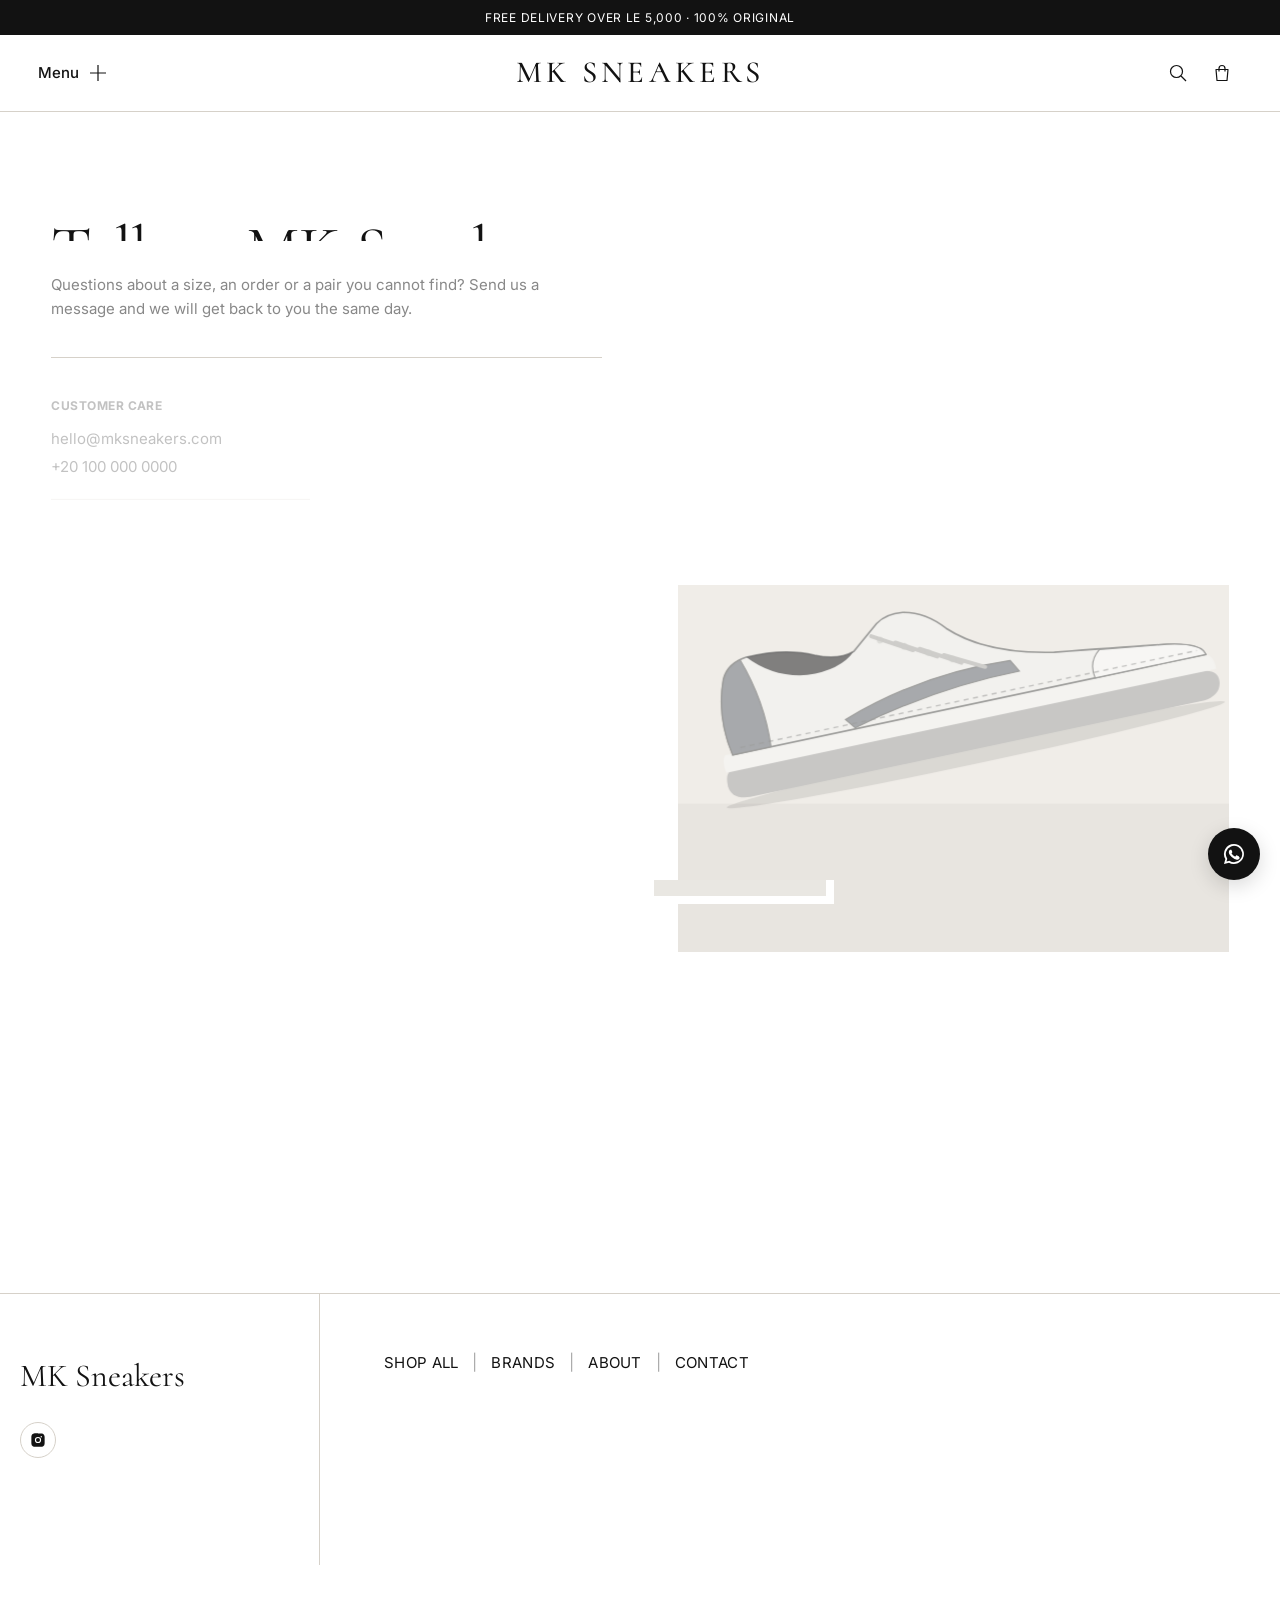
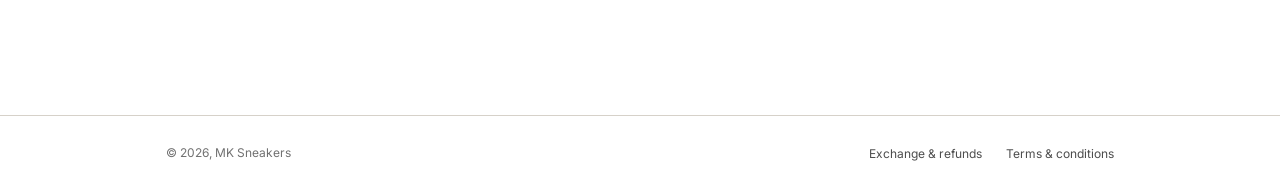
<file: contact.html>
<!doctype html>
<html lang="en">
<head>
  <meta charset="utf-8">
  <meta name="viewport" content="width=device-width, initial-scale=1">
  <title>Contact | MK Sneakers</title>
  <meta name="description" content="Get in touch with MK Sneakers.">
  <meta property="og:title" content="Contact | MK Sneakers">
  <meta property="og:description" content="Get in touch with MK Sneakers.">
  <meta property="og:type" content="website">
  <link rel="icon" href="assets/images/favicon.svg" type="image/svg+xml">
  <link rel="preconnect" href="https://fonts.googleapis.com">
  <link rel="preconnect" href="https://fonts.gstatic.com" crossorigin>
  <link rel="stylesheet" href="https://fonts.googleapis.com/css2?family=Cormorant:wght@400;500;600&amp;family=Inter:wght@400;500;600;700&amp;display=swap">
  <link rel="stylesheet" href="css/base.css">
  <link rel="stylesheet" href="css/sections.css">
</head>
<body class="">

<a class="skip-link visually-hidden" href="#main">Skip to content</a>
<div class="mk-announcement"><a href="shop.html?c=new-in">Free delivery over LE 5,000 &middot; 100% original</a></div>
<header class="mk-header">
  <div class="mk-header__inner">
    <div class="mk-header__start">
      <button type="button" class="mk-menu-trigger" data-open="menu-drawer" aria-controls="menu-drawer">
        <span class="mk-menu-trigger__label">Menu</span>
        <span class="mk-menu-trigger__icon"><svg viewBox="0 0 18 18" fill="none" aria-hidden="true"><path d="M9 1v16M1 9h16" stroke="currentColor" stroke-width="1.2"/></svg></span>
      </button>
    </div>
    <a class="mk-logo" href="index.html">MK Sneakers</a>
    <div class="mk-header__end">
      <button type="button" class="mk-icon-button" data-open="search" aria-controls="search" aria-label="Search"><svg viewBox="0 0 20 20" fill="none" aria-hidden="true"><circle cx="8.5" cy="8.5" r="6" stroke="currentColor" stroke-width="1.2"/><path d="m13 13 5 5" stroke="currentColor" stroke-width="1.2"/></svg></button>
      <button type="button" class="mk-icon-button mk-cart-button" data-open="cart-drawer" aria-controls="cart-drawer" aria-label="Open bag">
        <svg viewBox="0 0 20 20" fill="none" aria-hidden="true"><path d="M4 6.5h12l-1 11H5l-1-11Z" stroke="currentColor" stroke-width="1.2" stroke-linejoin="round"/><path d="M7 8.5V5.5a3 3 0 0 1 6 0v3" stroke="currentColor" stroke-width="1.2"/></svg><span class="mk-cart-count" data-cart-count hidden>0</span>
      </button>
    </div>
  </div>
</header>

<div class="mk-drawer mk-drawer--left mk-menu" id="menu-drawer" aria-hidden="true" role="dialog" aria-label="Menu">
  <div class="mk-drawer__overlay" data-close></div>
  <div class="mk-drawer__panel">
    <div class="mk-drawer__head">
      <p class="mk-drawer__title">Menu</p>
      <button type="button" class="mk-icon-button" data-close aria-label="Close menu"><svg viewBox="0 0 14 14" aria-hidden="true"><path d="M1 1l12 12M13 1L1 13" fill="none" stroke="currentColor" stroke-width="1.2"/></svg></button>
    </div>
    <div class="mk-drawer__body">
      <ul class="mk-menu__links" role="list"><li><a class="mk-menu__link" href="shop.html">Shop all</a></li><li><a class="mk-menu__link" href="shop.html?c=new-in">New in</a></li><li><a class="mk-menu__link" href="collections.html">Brands</a></li><li><a class="mk-menu__link" href="shop.html?c=running">Running</a></li><li><a class="mk-menu__link" href="shop.html?c=sale">Sale</a></li><li><a class="mk-menu__link" href="about.html">About</a></li></ul>
      <ul class="mk-menu__sub" role="list"><li><a class="mk-underline" href="shop.html?c=nike">Nike</a></li><li><a class="mk-underline" href="shop.html?c=adidas">Adidas</a></li><li><a class="mk-underline" href="shop.html?c=new-balance">New Balance</a></li><li><a class="mk-underline" href="shop.html?c=jordan">Jordan</a></li><li><a class="mk-underline" href="shop.html?c=asics">Asics</a></li><li><a class="mk-underline" href="shop.html?c=puma">Puma</a></li></ul>
      <p class="mk-menu__heading">Just dropped</p>
      <ul class="mk-menu__products" role="list"><li><a class="mk-menu__product" href="product.html?p=nike-air-force-1-07-white"><img src="assets/images/products/nike-air-force-1-07-white-1.svg" alt="" loading="lazy" width="400" height="400">Nike Air Force 1 &#x27;07</a></li><li><a class="mk-menu__product" href="product.html?p=nike-dunk-low-retro-black-white"><img src="assets/images/products/nike-dunk-low-retro-black-white-1.svg" alt="" loading="lazy" width="400" height="400">Nike Dunk Low Retro</a></li><li><a class="mk-menu__product" href="product.html?p=jordan-air-jordan-1-mid-gym-red"><img src="assets/images/products/jordan-air-jordan-1-mid-gym-red-1.svg" alt="" loading="lazy" width="400" height="400">Jordan Air Jordan 1 Mid</a></li><li><a class="mk-menu__product" href="product.html?p=adidas-samba-og-cloud-white-gum"><img src="assets/images/products/adidas-samba-og-cloud-white-gum-1.svg" alt="" loading="lazy" width="400" height="400">Adidas Samba OG</a></li></ul>
    </div>
    <div class="mk-menu__foot">
      <a class="mk-underline" href="contact.html">Contact</a>
      <a class="mk-underline" href="exchange-refunds.html">Exchange &amp; refunds</a>
      <a class="mk-underline" href="https://wa.me/201000000000" target="_blank" rel="noopener">WhatsApp</a>
    </div>
  </div>
</div>

<div class="mk-search" id="search" aria-hidden="true" role="dialog" aria-label="Search">
  <form class="mk-search__bar" role="search" action="shop.html">
    <label class="visually-hidden" for="search-input">Search sneakers</label>
    <svg viewBox="0 0 20 20" fill="none" aria-hidden="true" width="20" height="20"><circle cx="8.5" cy="8.5" r="6" stroke="currentColor" stroke-width="1.2"/><path d="m13 13 5 5" stroke="currentColor" stroke-width="1.2"/></svg>
    <input class="mk-search__input" id="search-input" type="search" name="q" placeholder="Search brands, models, colors" autocomplete="off" data-autofocus>
    <button type="button" class="mk-icon-button" data-close aria-label="Close search"><svg viewBox="0 0 14 14" aria-hidden="true"><path d="M1 1l12 12M13 1L1 13" fill="none" stroke="currentColor" stroke-width="1.2"/></svg></button>
  </form>
  <div class="mk-search__results" aria-live="polite"></div>
</div>

<div class="mk-drawer mk-drawer--right" id="cart-drawer" aria-hidden="true" role="dialog" aria-label="Bag">
  <div class="mk-drawer__overlay" data-close></div>
  <div class="mk-drawer__panel">
    <div class="mk-drawer__head">
      <p class="mk-drawer__title" data-cart-title>Your bag</p>
      <button type="button" class="mk-icon-button" data-close aria-label="Close bag"><svg viewBox="0 0 14 14" aria-hidden="true"><path d="M1 1l12 12M13 1L1 13" fill="none" stroke="currentColor" stroke-width="1.2"/></svg></button>
    </div>
    <div class="mk-drawer__body"></div>
    <div class="mk-cart__foot" hidden>
      <div class="mk-cart__row mk-cart__row--total"><span>Subtotal</span><span data-cart-subtotal></span></div>
      <p class="mk-cart__note">Shipping is worked out at checkout. Pay cash when your order arrives.</p>
      <a class="mk-button mk-button--full" href="checkout.html">Checkout</a>
      <button type="button" class="mk-button mk-button--outline mk-button--full" data-close>Continue shopping</button>
    </div>
  </div>
</div>

<main id="main">
<div class="mk-section mk-section--contact" id="section-contact">
<div
  class="mk-contact mk-contact--media-right"
  style="
    --mk-contact-bg: #ffffff;
    --mk-contact-text: #121212;
    --mk-contact-line: #d6d1c9;
    --mk-contact-offset: 24px;
  "
>
  <div class="mk-contact__content">
    <div class="mk-contact__intro"><h1 class="mk-contact__title">Talk to MK Sneakers</h1><div class="mk-contact__text"><p>Questions about a size, an order or a pair you cannot find? Send us a message and we will get back to you the same day.</p></div></div><dl class="mk-contact__details"><div class="mk-contact__detail" ><dt class="mk-contact__label">Customer care</dt><dd class="mk-contact__value">
                <a class="mk-contact__link mk-underline" href="mailto:hello@mksneakers.com">hello@mksneakers.com</a>
              </dd><dd class="mk-contact__value">
                <a class="mk-contact__link mk-underline" href="tel:+201000000000">+20 100 000 0000</a>
              </dd></div><div class="mk-contact__detail" ><dt class="mk-contact__label">Showroom</dt><dd class="mk-contact__value">Cairo, Egypt. Visits by appointment.</dd></div><div class="mk-contact__detail" ><dt class="mk-contact__label">Hours</dt><dd class="mk-contact__value">Saturday to Thursday, 11am to 10pm.</dd></div><div class="mk-contact__detail" ><dt class="mk-contact__label">WhatsApp</dt><dd class="mk-contact__value">The fastest way to reach us.</dd><dd class="mk-contact__value">
                <a class="mk-contact__link mk-underline" href="tel:+201000000000">+20 100 000 0000</a>
              </dd></div></dl><div class="mk-contact__form-wrap"><h2 class="mk-contact__form-heading">Send a message</h2><form data-form="contact" id="MkContact-contact" class="mk-contact__form" novalidate><div class="mk-contact__fields">
            <div class="mk-contact__field">
              <label for="MkContact-contact-name">Name</label>
              <input
                id="MkContact-contact-name"
                type="text"
                name="contact[name]"
                value=""
                autocomplete="name"
                required
              >
            </div>
            <div class="mk-contact__field">
              <label for="MkContact-contact-email">Email</label>
              <input
                id="MkContact-contact-email"
                type="email"
                name="contact[email]"
                value=""
                autocomplete="email"
                autocapitalize="off"
                spellcheck="false"
                required
                
              >
            </div>
            <div class="mk-contact__field mk-contact__field--full">
              <label for="MkContact-contact-phone">Phone number</label>
              <input
                id="MkContact-contact-phone"
                type="tel"
                name="contact[phone]"
                value=""
                autocomplete="tel"
                pattern="[0-9\-\+\s\(\)]*"
              >
            </div>
            <div class="mk-contact__field mk-contact__field--full">
              <label for="MkContact-contact-body">Your message</label>
              <textarea
                id="MkContact-contact-body"
                name="contact[body]"
                rows="4"
                required
              ></textarea>
            </div>
          </div>

          <button type="submit" class="mk-contact__submit">Send message</button></form>
    </div>
  </div>

  <div class="mk-contact__media">
    <div class="mk-contact__main"><img src="assets/images/scenes/contact.svg" alt="" class="mk-contact__image" loading="lazy"></div><div class="mk-contact__detail-image"><img src="assets/images/scenes/contact-detail.svg" alt="" class="mk-contact__image" loading="lazy"></div></div>
</div>




</div>
</main>
<div class="mk-section mk-section--footer" id="section-footer">
<mk-footer
  class="mk-footer"
  style="
    --mk-footer-bg: #ffffff;
    --mk-footer-text: #121212;
    --mk-footer-line: #d6d1c9;
    --mk-footer-logo-width: 150px;
    --mk-footer-logo-width-mobile: 125px;
    --mk-footer-menus: 3;
  "
>
  <div class="mk-footer__main">
    <div class="mk-footer__logo">
      <a href="index.html" class="mk-footer__logo-link"><span class="mk-footer__logo-text">MK Sneakers</span></a><ul class="mk-footer__social" role="list"><li>
                <a href="https://www.instagram.com/mk_sneakers_/" class="mk-footer__social-link" target="_blank" rel="noopener">
                  <span class="visually-hidden">Instagram</span>
                  <svg aria-hidden="true" focusable="false" xmlns="http://www.w3.org/2000/svg" viewBox="0 0 20 20"><path fill="currentColor" d="M10 1.8c2.7 0 3 0 4 .1 1 0 1.5.2 1.9.4.5.2.8.4 1.2.8.4.4.6.7.8 1.2.1.4.3.9.4 1.9v8c-.1 1-.3 1.5-.4 1.9-.2.5-.4.8-.8 1.2-.4.4-.7.6-1.2.8-.4.1-.9.3-1.9.4H6c-1-.1-1.5-.3-1.9-.4-.5-.2-.8-.4-1.2-.8-.4-.4-.6-.7-.8-1.2-.1-.4-.3-.9-.4-1.9V6c.1-1 .3-1.5.4-1.9.2-.5.4-.8.8-1.2.4-.4.7-.6 1.2-.8.4-.1.9-.3 1.9-.4h4Zm0 4.3a3.9 3.9 0 1 0 0 7.8 3.9 3.9 0 0 0 0-7.8Zm0 6.4a2.5 2.5 0 1 1 0-5 2.5 2.5 0 0 1 0 5Zm4.1-7.5a.9.9 0 1 0 0 1.8.9.9 0 0 0 0-1.8Z"/></svg>
                </a>
              </li></ul></div>

    <div class="mk-footer__menus"><nav class="mk-footer__nav" aria-label="Footer">
          <ul class="mk-footer__nav-list" role="list"><li><a href="shop.html" class="mk-footer__nav-link mk-underline">Shop all</a>
              </li><li><span class="mk-footer__sep" aria-hidden="true">|</span><a href="collections.html" class="mk-footer__nav-link mk-underline">Brands</a>
              </li><li><span class="mk-footer__sep" aria-hidden="true">|</span><a href="about.html" class="mk-footer__nav-link mk-underline">About</a>
              </li><li><span class="mk-footer__sep" aria-hidden="true">|</span><a href="contact.html" class="mk-footer__nav-link mk-underline">Contact</a>
              </li></ul>
        </nav><nav class="mk-footer__menu" aria-label="Shop" ><h2 class="mk-footer__heading">Shop</h2><ul class="mk-footer__links" role="list"><li>
                  <a href="shop.html?c=new-in" class="mk-footer__link mk-underline">New in</a>
                </li><li>
                  <a href="shop.html?c=running" class="mk-footer__link mk-underline">Running</a>
                </li><li>
                  <a href="shop.html?c=low-tops" class="mk-footer__link mk-underline">Low tops</a>
                </li><li>
                  <a href="shop.html?c=sale" class="mk-footer__link mk-underline">Sale</a>
                </li></ul></nav><nav class="mk-footer__menu" aria-label="Brands" ><h2 class="mk-footer__heading">Brands</h2><ul class="mk-footer__links" role="list"><li>
                  <a href="shop.html?c=nike" class="mk-footer__link mk-underline">Nike</a>
                </li><li>
                  <a href="shop.html?c=adidas" class="mk-footer__link mk-underline">Adidas</a>
                </li><li>
                  <a href="shop.html?c=new-balance" class="mk-footer__link mk-underline">New Balance</a>
                </li><li>
                  <a href="shop.html?c=jordan" class="mk-footer__link mk-underline">Jordan</a>
                </li><li>
                  <a href="shop.html?c=asics" class="mk-footer__link mk-underline">Asics</a>
                </li><li>
                  <a href="shop.html?c=puma" class="mk-footer__link mk-underline">Puma</a>
                </li></ul></nav><nav class="mk-footer__menu" aria-label="Help" ><h2 class="mk-footer__heading">Help</h2><ul class="mk-footer__links" role="list"><li>
                  <a href="contact.html" class="mk-footer__link mk-underline">Contact us</a>
                </li><li>
                  <a href="exchange-refunds.html" class="mk-footer__link mk-underline">Exchange &amp; refunds</a>
                </li><li>
                  <a href="terms.html" class="mk-footer__link mk-underline">Terms &amp; conditions</a>
                </li><li>
                  <a href="product.html?p=nike-air-force-1-07-white#size-guide" class="mk-footer__link mk-underline">Size guide</a>
                </li></ul></nav></div><address class="mk-footer__contact"><p class="mk-footer__contact-line">
            <svg viewBox="0 0 16 16" aria-hidden="true" focusable="false"><path d="M8 15s5-4.6 5-8.5A5 5 0 0 0 3 6.5C3 10.4 8 15 8 15Z" fill="none" stroke="currentColor"/><circle cx="8" cy="6.5" r="1.8" fill="none" stroke="currentColor"/></svg>
            <span>Cairo, Egypt</span>
          </p><p class="mk-footer__contact-line">
            <svg viewBox="0 0 16 16" aria-hidden="true" focusable="false"><path d="M5.5 1.5 3 1.8C2.2 2 1.6 2.8 1.7 3.6c.6 5.6 5.1 10.1 10.7 10.7.8.1 1.6-.5 1.8-1.3l.3-2.5-3-1.3-1.4 1.4A8 8 0 0 1 5.4 6.6L6.8 5.2Z" fill="none" stroke="currentColor" stroke-linejoin="round"/></svg>
            <a href="tel:+201000000000">+20 100 000 0000</a>
          </p><p class="mk-footer__contact-line">
            <svg viewBox="0 0 16 16" aria-hidden="true" focusable="false"><rect x="1.5" y="3.5" width="13" height="9" rx="1" fill="none" stroke="currentColor"/><path d="m2 4 6 5 6-5" fill="none" stroke="currentColor"/></svg>
            <a href="mailto:hello@mksneakers.com">hello@mksneakers.com</a>
          </p></address></div>

  <div class="mk-footer__bottom">
    <p class="mk-footer__copyright">
      &copy; 2026, MK Sneakers</p>

    <div class="mk-footer__utilities"><nav class="mk-footer__legal" aria-label="Legal">
          <ul class="mk-footer__legal-list" role="list"><li>
                <a href="exchange-refunds.html" class="mk-footer__legal-link mk-underline">Exchange &amp; refunds</a>
              </li><li>
                <a href="terms.html" class="mk-footer__legal-link mk-underline">Terms &amp; conditions</a>
              </li></ul>
        </nav></div>
  </div>
</mk-footer>






</div>

<a class="mk-whatsapp" href="https://wa.me/201000000000" target="_blank" rel="noopener" aria-label="Chat with us on WhatsApp"><svg viewBox="0 0 24 24" aria-hidden="true"><path fill="currentColor" d="M12 2a10 10 0 0 0-8.6 15.1L2 22l5-1.3A10 10 0 1 0 12 2Zm0 18.2a8.2 8.2 0 0 1-4.2-1.2l-.3-.2-3 .8.8-2.9-.2-.3A8.2 8.2 0 1 1 12 20.2Zm4.5-6.1c-.2-.1-1.5-.7-1.7-.8-.2-.1-.4-.1-.6.1l-.8 1c-.1.2-.3.2-.5.1a6.7 6.7 0 0 1-3.3-2.9c-.2-.4.2-.4.7-1.3.1-.2 0-.3 0-.4l-.8-1.8c-.2-.5-.4-.4-.6-.4h-.5a1 1 0 0 0-.7.3 3 3 0 0 0-.9 2.2 5.2 5.2 0 0 0 1.1 2.8 11.9 11.9 0 0 0 4.6 4c1.7.7 2.4.8 3.2.7.5-.1 1.5-.6 1.7-1.2.2-.6.2-1.1.2-1.2-.1-.1-.3-.2-.5-.3Z"/></svg></a>
<script src="js/catalog.js" defer></script>
<script src="js/store.js" defer></script>
<script src="js/sections.js" defer></script>
<script src="js/gsap.min.js" defer></script>
<script src="js/ScrollTrigger.min.js" defer></script>
<script src="js/SplitText.min.js" defer></script>
<script src="js/animations.js" defer></script>
</body>
</html>
</file>
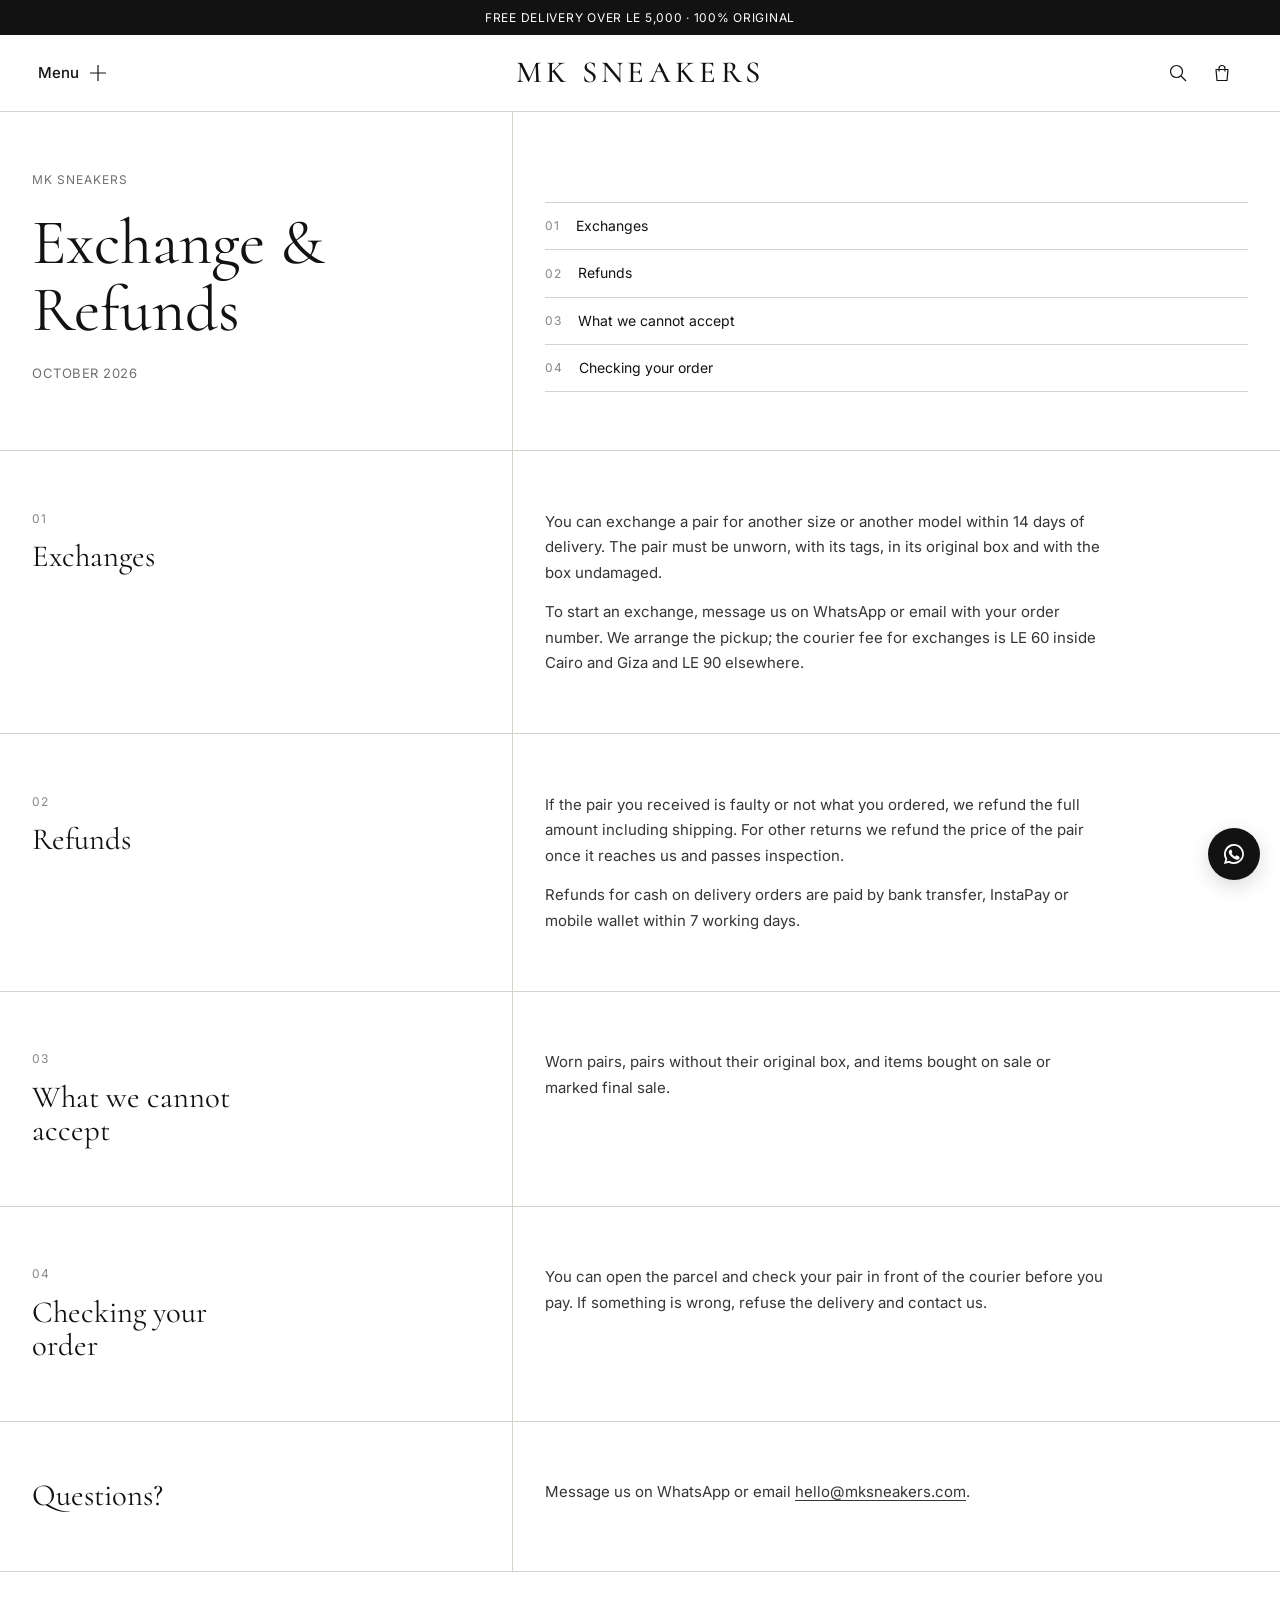
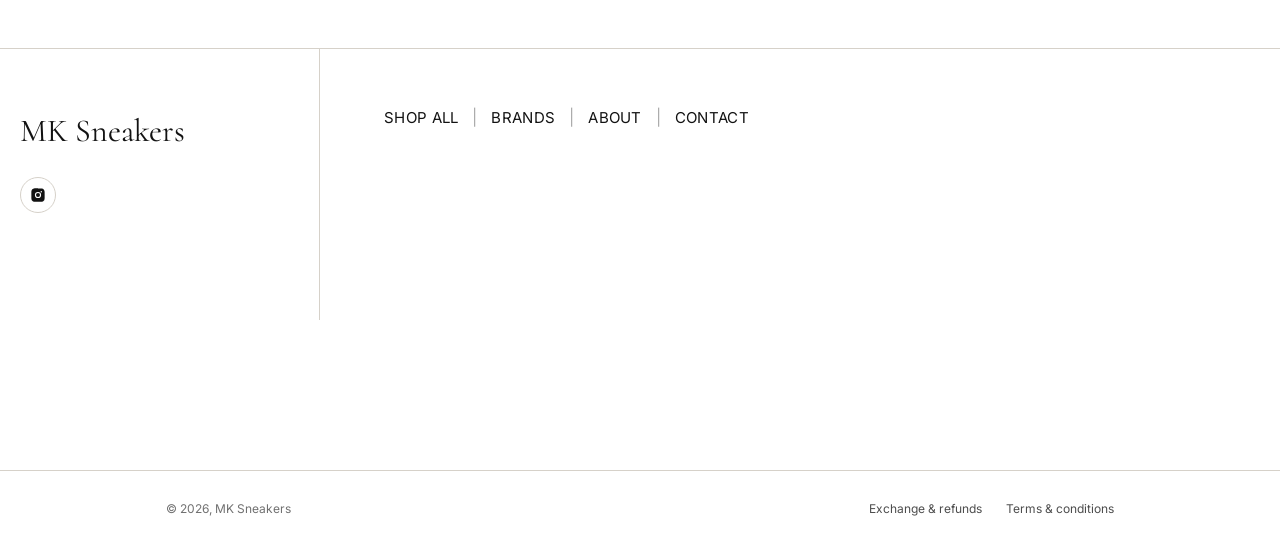
<file: exchange-refunds.html>
<!doctype html>
<html lang="en">
<head>
  <meta charset="utf-8">
  <meta name="viewport" content="width=device-width, initial-scale=1">
  <title>Exchange &amp; Refunds | MK Sneakers</title>
  <meta name="description" content="MK Sneakers exchange &amp; refunds.">
  <meta property="og:title" content="Exchange &amp; Refunds | MK Sneakers">
  <meta property="og:description" content="MK Sneakers exchange &amp; refunds.">
  <meta property="og:type" content="website">
  <link rel="icon" href="assets/images/favicon.svg" type="image/svg+xml">
  <link rel="preconnect" href="https://fonts.googleapis.com">
  <link rel="preconnect" href="https://fonts.gstatic.com" crossorigin>
  <link rel="stylesheet" href="https://fonts.googleapis.com/css2?family=Cormorant:wght@400;500;600&amp;family=Inter:wght@400;500;600;700&amp;display=swap">
  <link rel="stylesheet" href="css/base.css">
  <link rel="stylesheet" href="css/sections.css">
</head>
<body class="">

<a class="skip-link visually-hidden" href="#main">Skip to content</a>
<div class="mk-announcement"><a href="shop.html?c=new-in">Free delivery over LE 5,000 &middot; 100% original</a></div>
<header class="mk-header">
  <div class="mk-header__inner">
    <div class="mk-header__start">
      <button type="button" class="mk-menu-trigger" data-open="menu-drawer" aria-controls="menu-drawer">
        <span class="mk-menu-trigger__label">Menu</span>
        <span class="mk-menu-trigger__icon"><svg viewBox="0 0 18 18" fill="none" aria-hidden="true"><path d="M9 1v16M1 9h16" stroke="currentColor" stroke-width="1.2"/></svg></span>
      </button>
    </div>
    <a class="mk-logo" href="index.html">MK Sneakers</a>
    <div class="mk-header__end">
      <button type="button" class="mk-icon-button" data-open="search" aria-controls="search" aria-label="Search"><svg viewBox="0 0 20 20" fill="none" aria-hidden="true"><circle cx="8.5" cy="8.5" r="6" stroke="currentColor" stroke-width="1.2"/><path d="m13 13 5 5" stroke="currentColor" stroke-width="1.2"/></svg></button>
      <button type="button" class="mk-icon-button mk-cart-button" data-open="cart-drawer" aria-controls="cart-drawer" aria-label="Open bag">
        <svg viewBox="0 0 20 20" fill="none" aria-hidden="true"><path d="M4 6.5h12l-1 11H5l-1-11Z" stroke="currentColor" stroke-width="1.2" stroke-linejoin="round"/><path d="M7 8.5V5.5a3 3 0 0 1 6 0v3" stroke="currentColor" stroke-width="1.2"/></svg><span class="mk-cart-count" data-cart-count hidden>0</span>
      </button>
    </div>
  </div>
</header>

<div class="mk-drawer mk-drawer--left mk-menu" id="menu-drawer" aria-hidden="true" role="dialog" aria-label="Menu">
  <div class="mk-drawer__overlay" data-close></div>
  <div class="mk-drawer__panel">
    <div class="mk-drawer__head">
      <p class="mk-drawer__title">Menu</p>
      <button type="button" class="mk-icon-button" data-close aria-label="Close menu"><svg viewBox="0 0 14 14" aria-hidden="true"><path d="M1 1l12 12M13 1L1 13" fill="none" stroke="currentColor" stroke-width="1.2"/></svg></button>
    </div>
    <div class="mk-drawer__body">
      <ul class="mk-menu__links" role="list"><li><a class="mk-menu__link" href="shop.html">Shop all</a></li><li><a class="mk-menu__link" href="shop.html?c=new-in">New in</a></li><li><a class="mk-menu__link" href="collections.html">Brands</a></li><li><a class="mk-menu__link" href="shop.html?c=running">Running</a></li><li><a class="mk-menu__link" href="shop.html?c=sale">Sale</a></li><li><a class="mk-menu__link" href="about.html">About</a></li></ul>
      <ul class="mk-menu__sub" role="list"><li><a class="mk-underline" href="shop.html?c=nike">Nike</a></li><li><a class="mk-underline" href="shop.html?c=adidas">Adidas</a></li><li><a class="mk-underline" href="shop.html?c=new-balance">New Balance</a></li><li><a class="mk-underline" href="shop.html?c=jordan">Jordan</a></li><li><a class="mk-underline" href="shop.html?c=asics">Asics</a></li><li><a class="mk-underline" href="shop.html?c=puma">Puma</a></li></ul>
      <p class="mk-menu__heading">Just dropped</p>
      <ul class="mk-menu__products" role="list"><li><a class="mk-menu__product" href="product.html?p=nike-air-force-1-07-white"><img src="assets/images/products/nike-air-force-1-07-white-1.svg" alt="" loading="lazy" width="400" height="400">Nike Air Force 1 &#x27;07</a></li><li><a class="mk-menu__product" href="product.html?p=nike-dunk-low-retro-black-white"><img src="assets/images/products/nike-dunk-low-retro-black-white-1.svg" alt="" loading="lazy" width="400" height="400">Nike Dunk Low Retro</a></li><li><a class="mk-menu__product" href="product.html?p=jordan-air-jordan-1-mid-gym-red"><img src="assets/images/products/jordan-air-jordan-1-mid-gym-red-1.svg" alt="" loading="lazy" width="400" height="400">Jordan Air Jordan 1 Mid</a></li><li><a class="mk-menu__product" href="product.html?p=adidas-samba-og-cloud-white-gum"><img src="assets/images/products/adidas-samba-og-cloud-white-gum-1.svg" alt="" loading="lazy" width="400" height="400">Adidas Samba OG</a></li></ul>
    </div>
    <div class="mk-menu__foot">
      <a class="mk-underline" href="contact.html">Contact</a>
      <a class="mk-underline" href="exchange-refunds.html">Exchange &amp; refunds</a>
      <a class="mk-underline" href="https://wa.me/201000000000" target="_blank" rel="noopener">WhatsApp</a>
    </div>
  </div>
</div>

<div class="mk-search" id="search" aria-hidden="true" role="dialog" aria-label="Search">
  <form class="mk-search__bar" role="search" action="shop.html">
    <label class="visually-hidden" for="search-input">Search sneakers</label>
    <svg viewBox="0 0 20 20" fill="none" aria-hidden="true" width="20" height="20"><circle cx="8.5" cy="8.5" r="6" stroke="currentColor" stroke-width="1.2"/><path d="m13 13 5 5" stroke="currentColor" stroke-width="1.2"/></svg>
    <input class="mk-search__input" id="search-input" type="search" name="q" placeholder="Search brands, models, colors" autocomplete="off" data-autofocus>
    <button type="button" class="mk-icon-button" data-close aria-label="Close search"><svg viewBox="0 0 14 14" aria-hidden="true"><path d="M1 1l12 12M13 1L1 13" fill="none" stroke="currentColor" stroke-width="1.2"/></svg></button>
  </form>
  <div class="mk-search__results" aria-live="polite"></div>
</div>

<div class="mk-drawer mk-drawer--right" id="cart-drawer" aria-hidden="true" role="dialog" aria-label="Bag">
  <div class="mk-drawer__overlay" data-close></div>
  <div class="mk-drawer__panel">
    <div class="mk-drawer__head">
      <p class="mk-drawer__title" data-cart-title>Your bag</p>
      <button type="button" class="mk-icon-button" data-close aria-label="Close bag"><svg viewBox="0 0 14 14" aria-hidden="true"><path d="M1 1l12 12M13 1L1 13" fill="none" stroke="currentColor" stroke-width="1.2"/></svg></button>
    </div>
    <div class="mk-drawer__body"></div>
    <div class="mk-cart__foot" hidden>
      <div class="mk-cart__row mk-cart__row--total"><span>Subtotal</span><span data-cart-subtotal></span></div>
      <p class="mk-cart__note">Shipping is worked out at checkout. Pay cash when your order arrives.</p>
      <a class="mk-button mk-button--full" href="checkout.html">Checkout</a>
      <button type="button" class="mk-button mk-button--outline mk-button--full" data-close>Continue shopping</button>
    </div>
  </div>
</div>

<main id="main">
<div class="mk-section mk-section--policy" id="section-policy">
<div
  class="mk-policy"
  style="
    --mk-policy-bg: #ffffff;
    --mk-policy-text: #121212;
    --mk-policy-line: #d6d1c9;
  "
>
  <div class="mk-policy__row mk-policy__head">
    <div class="mk-policy__cell"><p class="mk-policy__eyebrow">MK Sneakers</p><h1 class="mk-policy__title">Exchange &amp; Refunds</h1><p class="mk-policy__updated">October 2026</p></div>
    <div class="mk-policy__cell mk-policy__intro"><ol class="mk-policy__index" role="list"><li>
              <a href="#policy-1" class="mk-underline">
                <span class="mk-policy__index-number">01</span>Exchanges</a>
            </li><li>
              <a href="#policy-2" class="mk-underline">
                <span class="mk-policy__index-number">02</span>Refunds</a>
            </li><li>
              <a href="#policy-3" class="mk-underline">
                <span class="mk-policy__index-number">03</span>What we cannot accept</a>
            </li><li>
              <a href="#policy-4" class="mk-underline">
                <span class="mk-policy__index-number">04</span>Checking your order</a>
            </li></ol></div>
  </div><div class="mk-policy__row mk-policy__clause" id="policy-1">
      <div class="mk-policy__cell mk-policy__clause-head">
        <div class="mk-policy__sticky"><span class="mk-policy__number">01</span><h2 class="mk-policy__heading">Exchanges</h2>
        </div>
      </div>
      <div class="mk-policy__cell">
        <div class="mk-policy__text rte">
<p>You can exchange a pair for another size or another model within 14 days of delivery. The pair must be unworn, with its tags, in its original box and with the box undamaged.</p>
<p>To start an exchange, message us on WhatsApp or email with your order number. We arrange the pickup; the courier fee for exchanges is LE 60 inside Cairo and Giza and LE 90 elsewhere.</p>
</div>
      </div>
    </div><div class="mk-policy__row mk-policy__clause" id="policy-2">
      <div class="mk-policy__cell mk-policy__clause-head">
        <div class="mk-policy__sticky"><span class="mk-policy__number">02</span><h2 class="mk-policy__heading">Refunds</h2>
        </div>
      </div>
      <div class="mk-policy__cell">
        <div class="mk-policy__text rte">
<p>If the pair you received is faulty or not what you ordered, we refund the full amount including shipping. For other returns we refund the price of the pair once it reaches us and passes inspection.</p>
<p>Refunds for cash on delivery orders are paid by bank transfer, InstaPay or mobile wallet within 7 working days.</p>
</div>
      </div>
    </div><div class="mk-policy__row mk-policy__clause" id="policy-3">
      <div class="mk-policy__cell mk-policy__clause-head">
        <div class="mk-policy__sticky"><span class="mk-policy__number">03</span><h2 class="mk-policy__heading">What we cannot accept</h2>
        </div>
      </div>
      <div class="mk-policy__cell">
        <div class="mk-policy__text rte">
<p>Worn pairs, pairs without their original box, and items bought on sale or marked final sale.</p>
</div>
      </div>
    </div><div class="mk-policy__row mk-policy__clause" id="policy-4">
      <div class="mk-policy__cell mk-policy__clause-head">
        <div class="mk-policy__sticky"><span class="mk-policy__number">04</span><h2 class="mk-policy__heading">Checking your order</h2>
        </div>
      </div>
      <div class="mk-policy__cell">
        <div class="mk-policy__text rte">
<p>You can open the parcel and check your pair in front of the courier before you pay. If something is wrong, refuse the delivery and contact us.</p>
</div>
      </div>
    </div><div class="mk-policy__row mk-policy__contact">
      <div class="mk-policy__cell">
        <h2 class="mk-policy__heading">Questions?</h2>
      </div>
      <div class="mk-policy__cell">
        <div class="mk-policy__text rte"><p>Message us on WhatsApp or email <a href="mailto:hello@mksneakers.com">hello@mksneakers.com</a>.</p></div>
      </div>
    </div></div>




</div>
</main>
<div class="mk-section mk-section--footer" id="section-footer">
<mk-footer
  class="mk-footer"
  style="
    --mk-footer-bg: #ffffff;
    --mk-footer-text: #121212;
    --mk-footer-line: #d6d1c9;
    --mk-footer-logo-width: 150px;
    --mk-footer-logo-width-mobile: 125px;
    --mk-footer-menus: 3;
  "
>
  <div class="mk-footer__main">
    <div class="mk-footer__logo">
      <a href="index.html" class="mk-footer__logo-link"><span class="mk-footer__logo-text">MK Sneakers</span></a><ul class="mk-footer__social" role="list"><li>
                <a href="https://www.instagram.com/mk_sneakers_/" class="mk-footer__social-link" target="_blank" rel="noopener">
                  <span class="visually-hidden">Instagram</span>
                  <svg aria-hidden="true" focusable="false" xmlns="http://www.w3.org/2000/svg" viewBox="0 0 20 20"><path fill="currentColor" d="M10 1.8c2.7 0 3 0 4 .1 1 0 1.5.2 1.9.4.5.2.8.4 1.2.8.4.4.6.7.8 1.2.1.4.3.9.4 1.9v8c-.1 1-.3 1.5-.4 1.9-.2.5-.4.8-.8 1.2-.4.4-.7.6-1.2.8-.4.1-.9.3-1.9.4H6c-1-.1-1.5-.3-1.9-.4-.5-.2-.8-.4-1.2-.8-.4-.4-.6-.7-.8-1.2-.1-.4-.3-.9-.4-1.9V6c.1-1 .3-1.5.4-1.9.2-.5.4-.8.8-1.2.4-.4.7-.6 1.2-.8.4-.1.9-.3 1.9-.4h4Zm0 4.3a3.9 3.9 0 1 0 0 7.8 3.9 3.9 0 0 0 0-7.8Zm0 6.4a2.5 2.5 0 1 1 0-5 2.5 2.5 0 0 1 0 5Zm4.1-7.5a.9.9 0 1 0 0 1.8.9.9 0 0 0 0-1.8Z"/></svg>
                </a>
              </li></ul></div>

    <div class="mk-footer__menus"><nav class="mk-footer__nav" aria-label="Footer">
          <ul class="mk-footer__nav-list" role="list"><li><a href="shop.html" class="mk-footer__nav-link mk-underline">Shop all</a>
              </li><li><span class="mk-footer__sep" aria-hidden="true">|</span><a href="collections.html" class="mk-footer__nav-link mk-underline">Brands</a>
              </li><li><span class="mk-footer__sep" aria-hidden="true">|</span><a href="about.html" class="mk-footer__nav-link mk-underline">About</a>
              </li><li><span class="mk-footer__sep" aria-hidden="true">|</span><a href="contact.html" class="mk-footer__nav-link mk-underline">Contact</a>
              </li></ul>
        </nav><nav class="mk-footer__menu" aria-label="Shop" ><h2 class="mk-footer__heading">Shop</h2><ul class="mk-footer__links" role="list"><li>
                  <a href="shop.html?c=new-in" class="mk-footer__link mk-underline">New in</a>
                </li><li>
                  <a href="shop.html?c=running" class="mk-footer__link mk-underline">Running</a>
                </li><li>
                  <a href="shop.html?c=low-tops" class="mk-footer__link mk-underline">Low tops</a>
                </li><li>
                  <a href="shop.html?c=sale" class="mk-footer__link mk-underline">Sale</a>
                </li></ul></nav><nav class="mk-footer__menu" aria-label="Brands" ><h2 class="mk-footer__heading">Brands</h2><ul class="mk-footer__links" role="list"><li>
                  <a href="shop.html?c=nike" class="mk-footer__link mk-underline">Nike</a>
                </li><li>
                  <a href="shop.html?c=adidas" class="mk-footer__link mk-underline">Adidas</a>
                </li><li>
                  <a href="shop.html?c=new-balance" class="mk-footer__link mk-underline">New Balance</a>
                </li><li>
                  <a href="shop.html?c=jordan" class="mk-footer__link mk-underline">Jordan</a>
                </li><li>
                  <a href="shop.html?c=asics" class="mk-footer__link mk-underline">Asics</a>
                </li><li>
                  <a href="shop.html?c=puma" class="mk-footer__link mk-underline">Puma</a>
                </li></ul></nav><nav class="mk-footer__menu" aria-label="Help" ><h2 class="mk-footer__heading">Help</h2><ul class="mk-footer__links" role="list"><li>
                  <a href="contact.html" class="mk-footer__link mk-underline">Contact us</a>
                </li><li>
                  <a href="exchange-refunds.html" class="mk-footer__link mk-underline">Exchange &amp; refunds</a>
                </li><li>
                  <a href="terms.html" class="mk-footer__link mk-underline">Terms &amp; conditions</a>
                </li><li>
                  <a href="product.html?p=nike-air-force-1-07-white#size-guide" class="mk-footer__link mk-underline">Size guide</a>
                </li></ul></nav></div><address class="mk-footer__contact"><p class="mk-footer__contact-line">
            <svg viewBox="0 0 16 16" aria-hidden="true" focusable="false"><path d="M8 15s5-4.6 5-8.5A5 5 0 0 0 3 6.5C3 10.4 8 15 8 15Z" fill="none" stroke="currentColor"/><circle cx="8" cy="6.5" r="1.8" fill="none" stroke="currentColor"/></svg>
            <span>Cairo, Egypt</span>
          </p><p class="mk-footer__contact-line">
            <svg viewBox="0 0 16 16" aria-hidden="true" focusable="false"><path d="M5.5 1.5 3 1.8C2.2 2 1.6 2.8 1.7 3.6c.6 5.6 5.1 10.1 10.7 10.7.8.1 1.6-.5 1.8-1.3l.3-2.5-3-1.3-1.4 1.4A8 8 0 0 1 5.4 6.6L6.8 5.2Z" fill="none" stroke="currentColor" stroke-linejoin="round"/></svg>
            <a href="tel:+201000000000">+20 100 000 0000</a>
          </p><p class="mk-footer__contact-line">
            <svg viewBox="0 0 16 16" aria-hidden="true" focusable="false"><rect x="1.5" y="3.5" width="13" height="9" rx="1" fill="none" stroke="currentColor"/><path d="m2 4 6 5 6-5" fill="none" stroke="currentColor"/></svg>
            <a href="mailto:hello@mksneakers.com">hello@mksneakers.com</a>
          </p></address></div>

  <div class="mk-footer__bottom">
    <p class="mk-footer__copyright">
      &copy; 2026, MK Sneakers</p>

    <div class="mk-footer__utilities"><nav class="mk-footer__legal" aria-label="Legal">
          <ul class="mk-footer__legal-list" role="list"><li>
                <a href="exchange-refunds.html" class="mk-footer__legal-link mk-underline">Exchange &amp; refunds</a>
              </li><li>
                <a href="terms.html" class="mk-footer__legal-link mk-underline">Terms &amp; conditions</a>
              </li></ul>
        </nav></div>
  </div>
</mk-footer>






</div>

<a class="mk-whatsapp" href="https://wa.me/201000000000" target="_blank" rel="noopener" aria-label="Chat with us on WhatsApp"><svg viewBox="0 0 24 24" aria-hidden="true"><path fill="currentColor" d="M12 2a10 10 0 0 0-8.6 15.1L2 22l5-1.3A10 10 0 1 0 12 2Zm0 18.2a8.2 8.2 0 0 1-4.2-1.2l-.3-.2-3 .8.8-2.9-.2-.3A8.2 8.2 0 1 1 12 20.2Zm4.5-6.1c-.2-.1-1.5-.7-1.7-.8-.2-.1-.4-.1-.6.1l-.8 1c-.1.2-.3.2-.5.1a6.7 6.7 0 0 1-3.3-2.9c-.2-.4.2-.4.7-1.3.1-.2 0-.3 0-.4l-.8-1.8c-.2-.5-.4-.4-.6-.4h-.5a1 1 0 0 0-.7.3 3 3 0 0 0-.9 2.2 5.2 5.2 0 0 0 1.1 2.8 11.9 11.9 0 0 0 4.6 4c1.7.7 2.4.8 3.2.7.5-.1 1.5-.6 1.7-1.2.2-.6.2-1.1.2-1.2-.1-.1-.3-.2-.5-.3Z"/></svg></a>
<script src="js/catalog.js" defer></script>
<script src="js/store.js" defer></script>
<script src="js/sections.js" defer></script>
<script src="js/gsap.min.js" defer></script>
<script src="js/ScrollTrigger.min.js" defer></script>
<script src="js/SplitText.min.js" defer></script>
<script src="js/animations.js" defer></script>
</body>
</html>
</file>
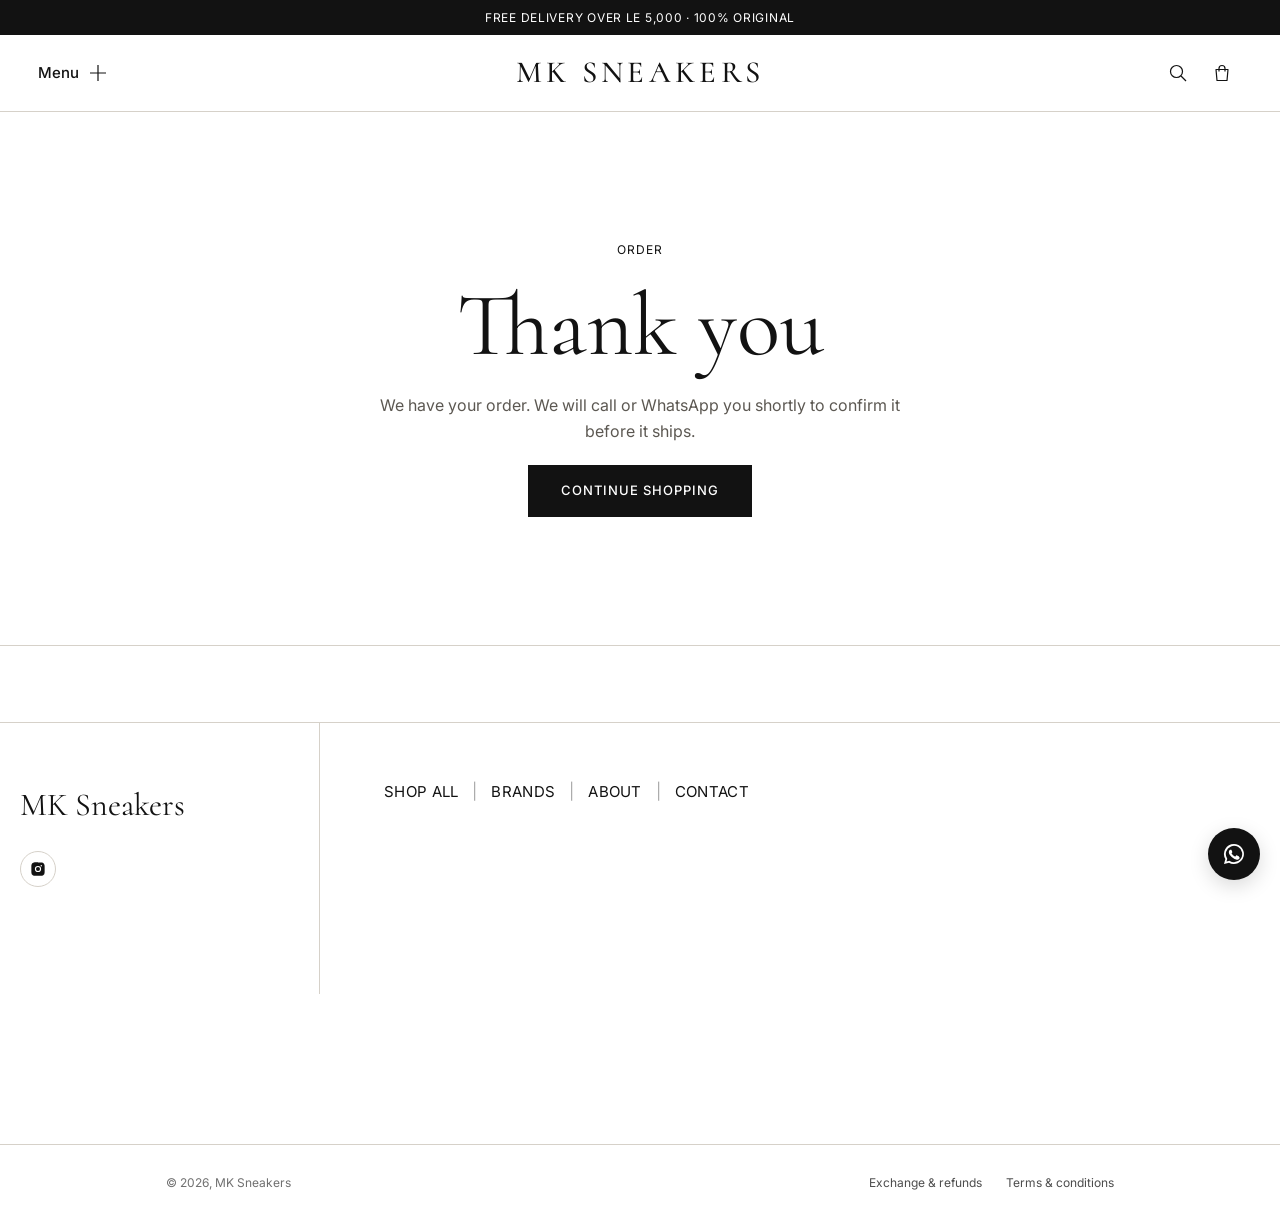
<file: order.html>
<!doctype html>
<html lang="en">
<head>
  <meta charset="utf-8">
  <meta name="viewport" content="width=device-width, initial-scale=1">
  <title>Order confirmed | MK Sneakers</title>
  <meta name="description" content="Thank you for your order.">
  <meta property="og:title" content="Order confirmed | MK Sneakers">
  <meta property="og:description" content="Thank you for your order.">
  <meta property="og:type" content="website">
  <link rel="icon" href="assets/images/favicon.svg" type="image/svg+xml">
  <link rel="preconnect" href="https://fonts.googleapis.com">
  <link rel="preconnect" href="https://fonts.gstatic.com" crossorigin>
  <link rel="stylesheet" href="https://fonts.googleapis.com/css2?family=Cormorant:wght@400;500;600&amp;family=Inter:wght@400;500;600;700&amp;display=swap">
  <link rel="stylesheet" href="css/base.css">
  <link rel="stylesheet" href="css/sections.css">
</head>
<body class="">

<a class="skip-link visually-hidden" href="#main">Skip to content</a>
<div class="mk-announcement"><a href="shop.html?c=new-in">Free delivery over LE 5,000 &middot; 100% original</a></div>
<header class="mk-header">
  <div class="mk-header__inner">
    <div class="mk-header__start">
      <button type="button" class="mk-menu-trigger" data-open="menu-drawer" aria-controls="menu-drawer">
        <span class="mk-menu-trigger__label">Menu</span>
        <span class="mk-menu-trigger__icon"><svg viewBox="0 0 18 18" fill="none" aria-hidden="true"><path d="M9 1v16M1 9h16" stroke="currentColor" stroke-width="1.2"/></svg></span>
      </button>
    </div>
    <a class="mk-logo" href="index.html">MK Sneakers</a>
    <div class="mk-header__end">
      <button type="button" class="mk-icon-button" data-open="search" aria-controls="search" aria-label="Search"><svg viewBox="0 0 20 20" fill="none" aria-hidden="true"><circle cx="8.5" cy="8.5" r="6" stroke="currentColor" stroke-width="1.2"/><path d="m13 13 5 5" stroke="currentColor" stroke-width="1.2"/></svg></button>
      <button type="button" class="mk-icon-button mk-cart-button" data-open="cart-drawer" aria-controls="cart-drawer" aria-label="Open bag">
        <svg viewBox="0 0 20 20" fill="none" aria-hidden="true"><path d="M4 6.5h12l-1 11H5l-1-11Z" stroke="currentColor" stroke-width="1.2" stroke-linejoin="round"/><path d="M7 8.5V5.5a3 3 0 0 1 6 0v3" stroke="currentColor" stroke-width="1.2"/></svg><span class="mk-cart-count" data-cart-count hidden>0</span>
      </button>
    </div>
  </div>
</header>

<div class="mk-drawer mk-drawer--left mk-menu" id="menu-drawer" aria-hidden="true" role="dialog" aria-label="Menu">
  <div class="mk-drawer__overlay" data-close></div>
  <div class="mk-drawer__panel">
    <div class="mk-drawer__head">
      <p class="mk-drawer__title">Menu</p>
      <button type="button" class="mk-icon-button" data-close aria-label="Close menu"><svg viewBox="0 0 14 14" aria-hidden="true"><path d="M1 1l12 12M13 1L1 13" fill="none" stroke="currentColor" stroke-width="1.2"/></svg></button>
    </div>
    <div class="mk-drawer__body">
      <ul class="mk-menu__links" role="list"><li><a class="mk-menu__link" href="shop.html">Shop all</a></li><li><a class="mk-menu__link" href="shop.html?c=new-in">New in</a></li><li><a class="mk-menu__link" href="collections.html">Brands</a></li><li><a class="mk-menu__link" href="shop.html?c=running">Running</a></li><li><a class="mk-menu__link" href="shop.html?c=sale">Sale</a></li><li><a class="mk-menu__link" href="about.html">About</a></li></ul>
      <ul class="mk-menu__sub" role="list"><li><a class="mk-underline" href="shop.html?c=nike">Nike</a></li><li><a class="mk-underline" href="shop.html?c=adidas">Adidas</a></li><li><a class="mk-underline" href="shop.html?c=new-balance">New Balance</a></li><li><a class="mk-underline" href="shop.html?c=jordan">Jordan</a></li><li><a class="mk-underline" href="shop.html?c=asics">Asics</a></li><li><a class="mk-underline" href="shop.html?c=puma">Puma</a></li></ul>
      <p class="mk-menu__heading">Just dropped</p>
      <ul class="mk-menu__products" role="list"><li><a class="mk-menu__product" href="product.html?p=nike-air-force-1-07-white"><img src="assets/images/products/nike-air-force-1-07-white-1.svg" alt="" loading="lazy" width="400" height="400">Nike Air Force 1 &#x27;07</a></li><li><a class="mk-menu__product" href="product.html?p=nike-dunk-low-retro-black-white"><img src="assets/images/products/nike-dunk-low-retro-black-white-1.svg" alt="" loading="lazy" width="400" height="400">Nike Dunk Low Retro</a></li><li><a class="mk-menu__product" href="product.html?p=jordan-air-jordan-1-mid-gym-red"><img src="assets/images/products/jordan-air-jordan-1-mid-gym-red-1.svg" alt="" loading="lazy" width="400" height="400">Jordan Air Jordan 1 Mid</a></li><li><a class="mk-menu__product" href="product.html?p=adidas-samba-og-cloud-white-gum"><img src="assets/images/products/adidas-samba-og-cloud-white-gum-1.svg" alt="" loading="lazy" width="400" height="400">Adidas Samba OG</a></li></ul>
    </div>
    <div class="mk-menu__foot">
      <a class="mk-underline" href="contact.html">Contact</a>
      <a class="mk-underline" href="exchange-refunds.html">Exchange &amp; refunds</a>
      <a class="mk-underline" href="https://wa.me/201000000000" target="_blank" rel="noopener">WhatsApp</a>
    </div>
  </div>
</div>

<div class="mk-search" id="search" aria-hidden="true" role="dialog" aria-label="Search">
  <form class="mk-search__bar" role="search" action="shop.html">
    <label class="visually-hidden" for="search-input">Search sneakers</label>
    <svg viewBox="0 0 20 20" fill="none" aria-hidden="true" width="20" height="20"><circle cx="8.5" cy="8.5" r="6" stroke="currentColor" stroke-width="1.2"/><path d="m13 13 5 5" stroke="currentColor" stroke-width="1.2"/></svg>
    <input class="mk-search__input" id="search-input" type="search" name="q" placeholder="Search brands, models, colors" autocomplete="off" data-autofocus>
    <button type="button" class="mk-icon-button" data-close aria-label="Close search"><svg viewBox="0 0 14 14" aria-hidden="true"><path d="M1 1l12 12M13 1L1 13" fill="none" stroke="currentColor" stroke-width="1.2"/></svg></button>
  </form>
  <div class="mk-search__results" aria-live="polite"></div>
</div>

<div class="mk-drawer mk-drawer--right" id="cart-drawer" aria-hidden="true" role="dialog" aria-label="Bag">
  <div class="mk-drawer__overlay" data-close></div>
  <div class="mk-drawer__panel">
    <div class="mk-drawer__head">
      <p class="mk-drawer__title" data-cart-title>Your bag</p>
      <button type="button" class="mk-icon-button" data-close aria-label="Close bag"><svg viewBox="0 0 14 14" aria-hidden="true"><path d="M1 1l12 12M13 1L1 13" fill="none" stroke="currentColor" stroke-width="1.2"/></svg></button>
    </div>
    <div class="mk-drawer__body"></div>
    <div class="mk-cart__foot" hidden>
      <div class="mk-cart__row mk-cart__row--total"><span>Subtotal</span><span data-cart-subtotal></span></div>
      <p class="mk-cart__note">Shipping is worked out at checkout. Pay cash when your order arrives.</p>
      <a class="mk-button mk-button--full" href="checkout.html">Checkout</a>
      <button type="button" class="mk-button mk-button--outline mk-button--full" data-close>Continue shopping</button>
    </div>
  </div>
</div>

<main id="main">
<section class="mk-message" data-order>
  <p class="mk-message__eyebrow" data-order-number></p>
  <h1 class="mk-message__title">Thank you</h1>
  <p class="mk-message__text" data-order-text>We have your order. We will call or WhatsApp you shortly to confirm it before it ships.</p>
  <div class="mk-order"><div class="mk-summary__inner" data-order-summary></div></div>
  <a class="mk-button" href="shop.html">Continue shopping</a>
</section>

</main>
<div class="mk-section mk-section--footer" id="section-footer">
<mk-footer
  class="mk-footer"
  style="
    --mk-footer-bg: #ffffff;
    --mk-footer-text: #121212;
    --mk-footer-line: #d6d1c9;
    --mk-footer-logo-width: 150px;
    --mk-footer-logo-width-mobile: 125px;
    --mk-footer-menus: 3;
  "
>
  <div class="mk-footer__main">
    <div class="mk-footer__logo">
      <a href="index.html" class="mk-footer__logo-link"><span class="mk-footer__logo-text">MK Sneakers</span></a><ul class="mk-footer__social" role="list"><li>
                <a href="https://www.instagram.com/mk_sneakers_/" class="mk-footer__social-link" target="_blank" rel="noopener">
                  <span class="visually-hidden">Instagram</span>
                  <svg aria-hidden="true" focusable="false" xmlns="http://www.w3.org/2000/svg" viewBox="0 0 20 20"><path fill="currentColor" d="M10 1.8c2.7 0 3 0 4 .1 1 0 1.5.2 1.9.4.5.2.8.4 1.2.8.4.4.6.7.8 1.2.1.4.3.9.4 1.9v8c-.1 1-.3 1.5-.4 1.9-.2.5-.4.8-.8 1.2-.4.4-.7.6-1.2.8-.4.1-.9.3-1.9.4H6c-1-.1-1.5-.3-1.9-.4-.5-.2-.8-.4-1.2-.8-.4-.4-.6-.7-.8-1.2-.1-.4-.3-.9-.4-1.9V6c.1-1 .3-1.5.4-1.9.2-.5.4-.8.8-1.2.4-.4.7-.6 1.2-.8.4-.1.9-.3 1.9-.4h4Zm0 4.3a3.9 3.9 0 1 0 0 7.8 3.9 3.9 0 0 0 0-7.8Zm0 6.4a2.5 2.5 0 1 1 0-5 2.5 2.5 0 0 1 0 5Zm4.1-7.5a.9.9 0 1 0 0 1.8.9.9 0 0 0 0-1.8Z"/></svg>
                </a>
              </li></ul></div>

    <div class="mk-footer__menus"><nav class="mk-footer__nav" aria-label="Footer">
          <ul class="mk-footer__nav-list" role="list"><li><a href="shop.html" class="mk-footer__nav-link mk-underline">Shop all</a>
              </li><li><span class="mk-footer__sep" aria-hidden="true">|</span><a href="collections.html" class="mk-footer__nav-link mk-underline">Brands</a>
              </li><li><span class="mk-footer__sep" aria-hidden="true">|</span><a href="about.html" class="mk-footer__nav-link mk-underline">About</a>
              </li><li><span class="mk-footer__sep" aria-hidden="true">|</span><a href="contact.html" class="mk-footer__nav-link mk-underline">Contact</a>
              </li></ul>
        </nav><nav class="mk-footer__menu" aria-label="Shop" ><h2 class="mk-footer__heading">Shop</h2><ul class="mk-footer__links" role="list"><li>
                  <a href="shop.html?c=new-in" class="mk-footer__link mk-underline">New in</a>
                </li><li>
                  <a href="shop.html?c=running" class="mk-footer__link mk-underline">Running</a>
                </li><li>
                  <a href="shop.html?c=low-tops" class="mk-footer__link mk-underline">Low tops</a>
                </li><li>
                  <a href="shop.html?c=sale" class="mk-footer__link mk-underline">Sale</a>
                </li></ul></nav><nav class="mk-footer__menu" aria-label="Brands" ><h2 class="mk-footer__heading">Brands</h2><ul class="mk-footer__links" role="list"><li>
                  <a href="shop.html?c=nike" class="mk-footer__link mk-underline">Nike</a>
                </li><li>
                  <a href="shop.html?c=adidas" class="mk-footer__link mk-underline">Adidas</a>
                </li><li>
                  <a href="shop.html?c=new-balance" class="mk-footer__link mk-underline">New Balance</a>
                </li><li>
                  <a href="shop.html?c=jordan" class="mk-footer__link mk-underline">Jordan</a>
                </li><li>
                  <a href="shop.html?c=asics" class="mk-footer__link mk-underline">Asics</a>
                </li><li>
                  <a href="shop.html?c=puma" class="mk-footer__link mk-underline">Puma</a>
                </li></ul></nav><nav class="mk-footer__menu" aria-label="Help" ><h2 class="mk-footer__heading">Help</h2><ul class="mk-footer__links" role="list"><li>
                  <a href="contact.html" class="mk-footer__link mk-underline">Contact us</a>
                </li><li>
                  <a href="exchange-refunds.html" class="mk-footer__link mk-underline">Exchange &amp; refunds</a>
                </li><li>
                  <a href="terms.html" class="mk-footer__link mk-underline">Terms &amp; conditions</a>
                </li><li>
                  <a href="product.html?p=nike-air-force-1-07-white#size-guide" class="mk-footer__link mk-underline">Size guide</a>
                </li></ul></nav></div><address class="mk-footer__contact"><p class="mk-footer__contact-line">
            <svg viewBox="0 0 16 16" aria-hidden="true" focusable="false"><path d="M8 15s5-4.6 5-8.5A5 5 0 0 0 3 6.5C3 10.4 8 15 8 15Z" fill="none" stroke="currentColor"/><circle cx="8" cy="6.5" r="1.8" fill="none" stroke="currentColor"/></svg>
            <span>Cairo, Egypt</span>
          </p><p class="mk-footer__contact-line">
            <svg viewBox="0 0 16 16" aria-hidden="true" focusable="false"><path d="M5.5 1.5 3 1.8C2.2 2 1.6 2.8 1.7 3.6c.6 5.6 5.1 10.1 10.7 10.7.8.1 1.6-.5 1.8-1.3l.3-2.5-3-1.3-1.4 1.4A8 8 0 0 1 5.4 6.6L6.8 5.2Z" fill="none" stroke="currentColor" stroke-linejoin="round"/></svg>
            <a href="tel:+201000000000">+20 100 000 0000</a>
          </p><p class="mk-footer__contact-line">
            <svg viewBox="0 0 16 16" aria-hidden="true" focusable="false"><rect x="1.5" y="3.5" width="13" height="9" rx="1" fill="none" stroke="currentColor"/><path d="m2 4 6 5 6-5" fill="none" stroke="currentColor"/></svg>
            <a href="mailto:hello@mksneakers.com">hello@mksneakers.com</a>
          </p></address></div>

  <div class="mk-footer__bottom">
    <p class="mk-footer__copyright">
      &copy; 2026, MK Sneakers</p>

    <div class="mk-footer__utilities"><nav class="mk-footer__legal" aria-label="Legal">
          <ul class="mk-footer__legal-list" role="list"><li>
                <a href="exchange-refunds.html" class="mk-footer__legal-link mk-underline">Exchange &amp; refunds</a>
              </li><li>
                <a href="terms.html" class="mk-footer__legal-link mk-underline">Terms &amp; conditions</a>
              </li></ul>
        </nav></div>
  </div>
</mk-footer>






</div>

<a class="mk-whatsapp" href="https://wa.me/201000000000" target="_blank" rel="noopener" aria-label="Chat with us on WhatsApp"><svg viewBox="0 0 24 24" aria-hidden="true"><path fill="currentColor" d="M12 2a10 10 0 0 0-8.6 15.1L2 22l5-1.3A10 10 0 1 0 12 2Zm0 18.2a8.2 8.2 0 0 1-4.2-1.2l-.3-.2-3 .8.8-2.9-.2-.3A8.2 8.2 0 1 1 12 20.2Zm4.5-6.1c-.2-.1-1.5-.7-1.7-.8-.2-.1-.4-.1-.6.1l-.8 1c-.1.2-.3.2-.5.1a6.7 6.7 0 0 1-3.3-2.9c-.2-.4.2-.4.7-1.3.1-.2 0-.3 0-.4l-.8-1.8c-.2-.5-.4-.4-.6-.4h-.5a1 1 0 0 0-.7.3 3 3 0 0 0-.9 2.2 5.2 5.2 0 0 0 1.1 2.8 11.9 11.9 0 0 0 4.6 4c1.7.7 2.4.8 3.2.7.5-.1 1.5-.6 1.7-1.2.2-.6.2-1.1.2-1.2-.1-.1-.3-.2-.5-.3Z"/></svg></a>
<script src="js/catalog.js" defer></script>
<script src="js/store.js" defer></script>
<script src="js/sections.js" defer></script>
<script src="js/order.js" defer></script>
<script src="js/gsap.min.js" defer></script>
<script src="js/ScrollTrigger.min.js" defer></script>
<script src="js/SplitText.min.js" defer></script>
<script src="js/animations.js" defer></script>
</body>
</html>
</file>
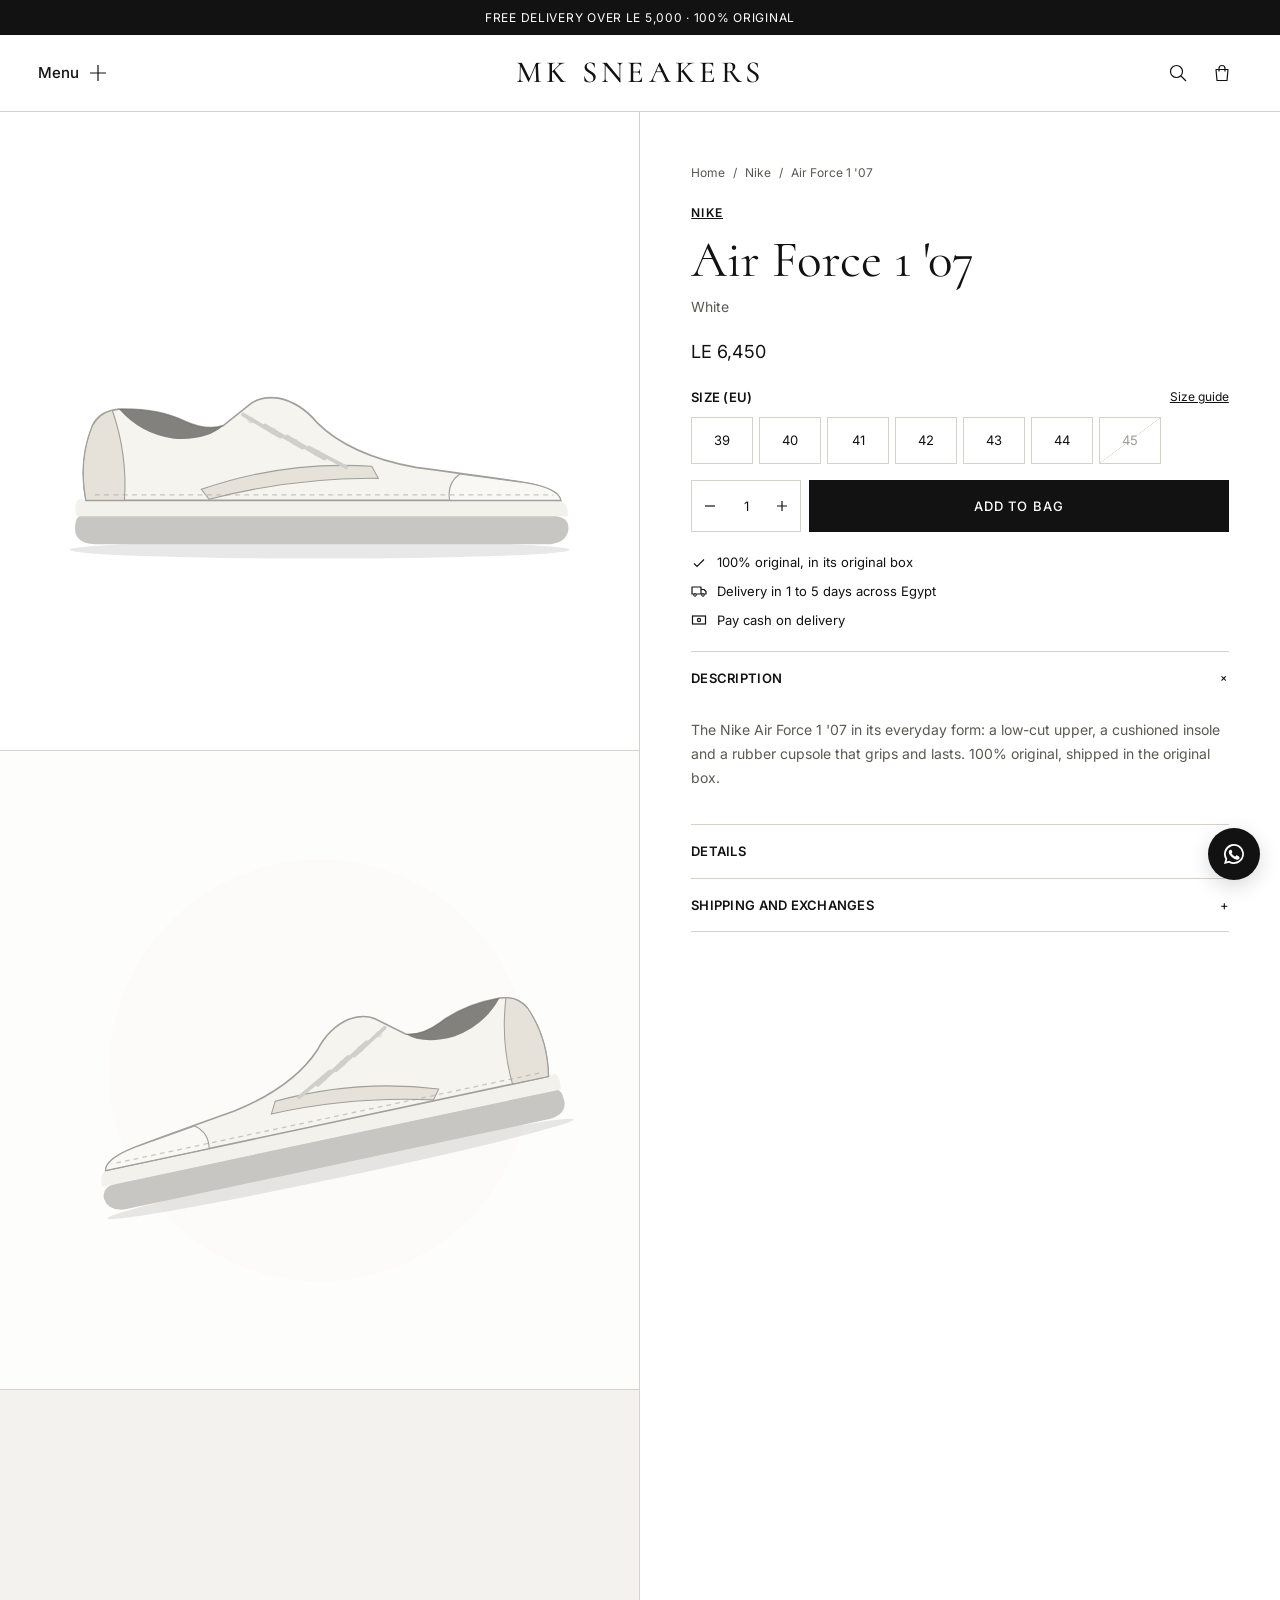
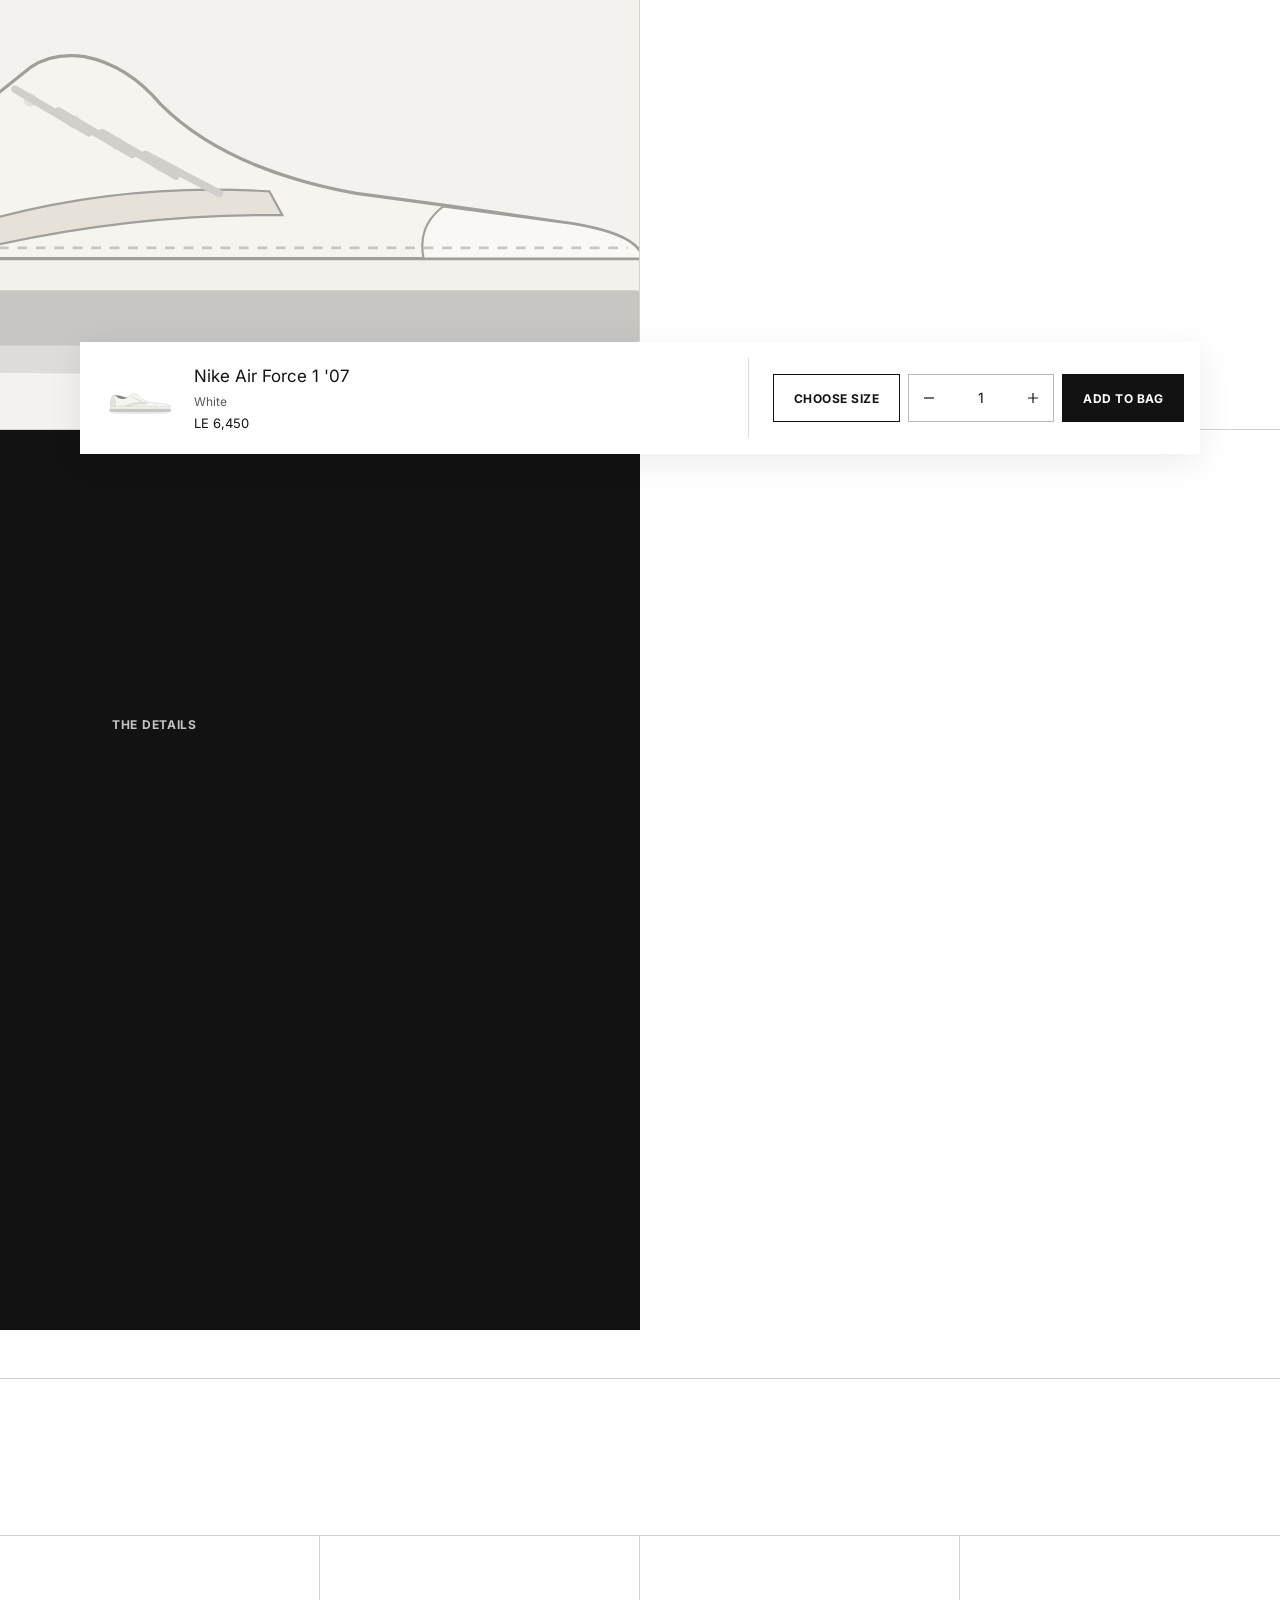
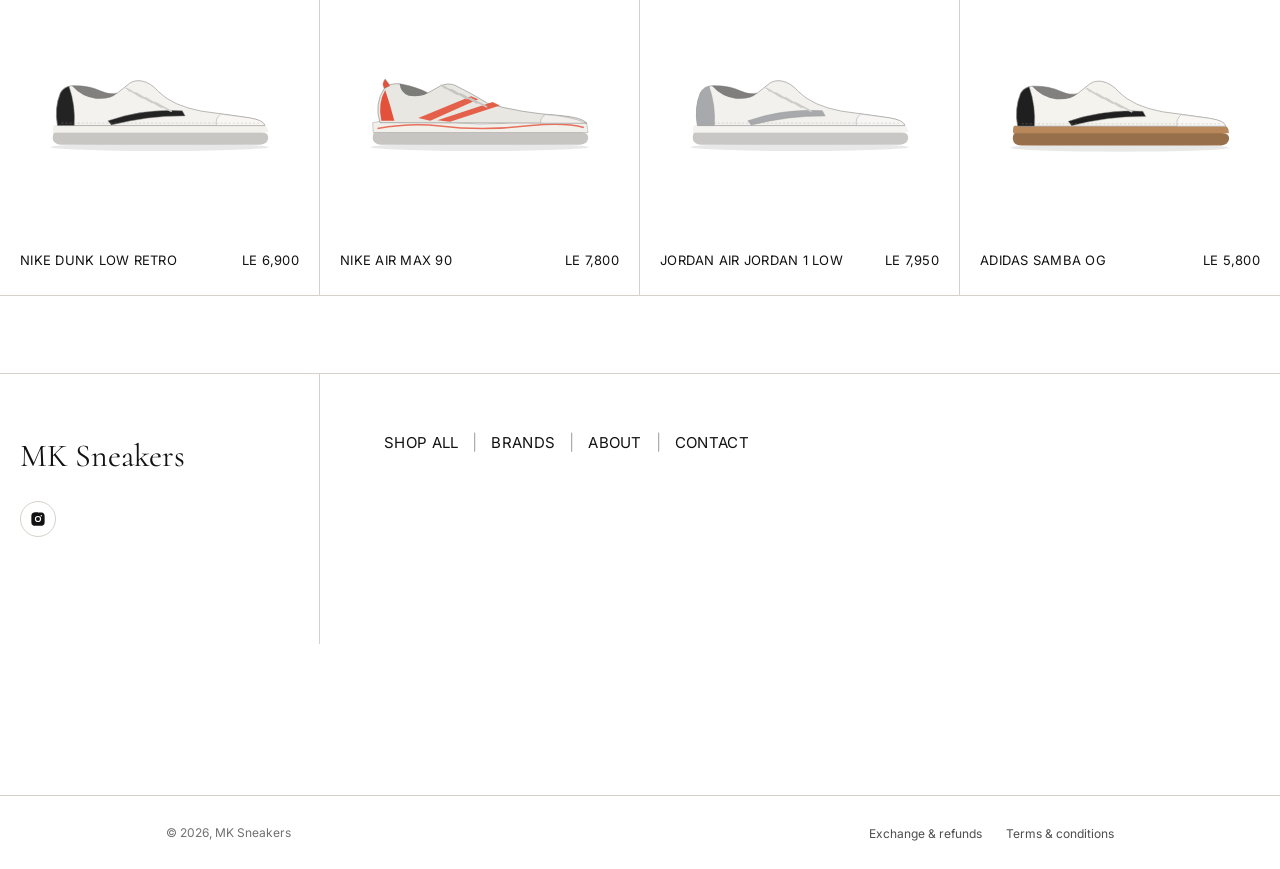
<file: product.html>
<!doctype html>
<html lang="en">
<head>
  <meta charset="utf-8">
  <meta name="viewport" content="width=device-width, initial-scale=1">
  <title>Sneakers | MK Sneakers</title>
  <meta name="description" content="Original sneakers at MK Sneakers.">
  <meta property="og:title" content="Sneakers | MK Sneakers">
  <meta property="og:description" content="Original sneakers at MK Sneakers.">
  <meta property="og:type" content="website">
  <link rel="icon" href="assets/images/favicon.svg" type="image/svg+xml">
  <link rel="preconnect" href="https://fonts.googleapis.com">
  <link rel="preconnect" href="https://fonts.gstatic.com" crossorigin>
  <link rel="stylesheet" href="https://fonts.googleapis.com/css2?family=Cormorant:wght@400;500;600&amp;family=Inter:wght@400;500;600;700&amp;display=swap">
  <link rel="stylesheet" href="css/base.css">
  <link rel="stylesheet" href="css/sections.css">
</head>
<body class="">

<a class="skip-link visually-hidden" href="#main">Skip to content</a>
<div class="mk-announcement"><a href="shop.html?c=new-in">Free delivery over LE 5,000 &middot; 100% original</a></div>
<header class="mk-header">
  <div class="mk-header__inner">
    <div class="mk-header__start">
      <button type="button" class="mk-menu-trigger" data-open="menu-drawer" aria-controls="menu-drawer">
        <span class="mk-menu-trigger__label">Menu</span>
        <span class="mk-menu-trigger__icon"><svg viewBox="0 0 18 18" fill="none" aria-hidden="true"><path d="M9 1v16M1 9h16" stroke="currentColor" stroke-width="1.2"/></svg></span>
      </button>
    </div>
    <a class="mk-logo" href="index.html">MK Sneakers</a>
    <div class="mk-header__end">
      <button type="button" class="mk-icon-button" data-open="search" aria-controls="search" aria-label="Search"><svg viewBox="0 0 20 20" fill="none" aria-hidden="true"><circle cx="8.5" cy="8.5" r="6" stroke="currentColor" stroke-width="1.2"/><path d="m13 13 5 5" stroke="currentColor" stroke-width="1.2"/></svg></button>
      <button type="button" class="mk-icon-button mk-cart-button" data-open="cart-drawer" aria-controls="cart-drawer" aria-label="Open bag">
        <svg viewBox="0 0 20 20" fill="none" aria-hidden="true"><path d="M4 6.5h12l-1 11H5l-1-11Z" stroke="currentColor" stroke-width="1.2" stroke-linejoin="round"/><path d="M7 8.5V5.5a3 3 0 0 1 6 0v3" stroke="currentColor" stroke-width="1.2"/></svg><span class="mk-cart-count" data-cart-count hidden>0</span>
      </button>
    </div>
  </div>
</header>

<div class="mk-drawer mk-drawer--left mk-menu" id="menu-drawer" aria-hidden="true" role="dialog" aria-label="Menu">
  <div class="mk-drawer__overlay" data-close></div>
  <div class="mk-drawer__panel">
    <div class="mk-drawer__head">
      <p class="mk-drawer__title">Menu</p>
      <button type="button" class="mk-icon-button" data-close aria-label="Close menu"><svg viewBox="0 0 14 14" aria-hidden="true"><path d="M1 1l12 12M13 1L1 13" fill="none" stroke="currentColor" stroke-width="1.2"/></svg></button>
    </div>
    <div class="mk-drawer__body">
      <ul class="mk-menu__links" role="list"><li><a class="mk-menu__link" href="shop.html">Shop all</a></li><li><a class="mk-menu__link" href="shop.html?c=new-in">New in</a></li><li><a class="mk-menu__link" href="collections.html">Brands</a></li><li><a class="mk-menu__link" href="shop.html?c=running">Running</a></li><li><a class="mk-menu__link" href="shop.html?c=sale">Sale</a></li><li><a class="mk-menu__link" href="about.html">About</a></li></ul>
      <ul class="mk-menu__sub" role="list"><li><a class="mk-underline" href="shop.html?c=nike">Nike</a></li><li><a class="mk-underline" href="shop.html?c=adidas">Adidas</a></li><li><a class="mk-underline" href="shop.html?c=new-balance">New Balance</a></li><li><a class="mk-underline" href="shop.html?c=jordan">Jordan</a></li><li><a class="mk-underline" href="shop.html?c=asics">Asics</a></li><li><a class="mk-underline" href="shop.html?c=puma">Puma</a></li></ul>
      <p class="mk-menu__heading">Just dropped</p>
      <ul class="mk-menu__products" role="list"><li><a class="mk-menu__product" href="product.html?p=nike-air-force-1-07-white"><img src="assets/images/products/nike-air-force-1-07-white-1.svg" alt="" loading="lazy" width="400" height="400">Nike Air Force 1 &#x27;07</a></li><li><a class="mk-menu__product" href="product.html?p=nike-dunk-low-retro-black-white"><img src="assets/images/products/nike-dunk-low-retro-black-white-1.svg" alt="" loading="lazy" width="400" height="400">Nike Dunk Low Retro</a></li><li><a class="mk-menu__product" href="product.html?p=jordan-air-jordan-1-mid-gym-red"><img src="assets/images/products/jordan-air-jordan-1-mid-gym-red-1.svg" alt="" loading="lazy" width="400" height="400">Jordan Air Jordan 1 Mid</a></li><li><a class="mk-menu__product" href="product.html?p=adidas-samba-og-cloud-white-gum"><img src="assets/images/products/adidas-samba-og-cloud-white-gum-1.svg" alt="" loading="lazy" width="400" height="400">Adidas Samba OG</a></li></ul>
    </div>
    <div class="mk-menu__foot">
      <a class="mk-underline" href="contact.html">Contact</a>
      <a class="mk-underline" href="exchange-refunds.html">Exchange &amp; refunds</a>
      <a class="mk-underline" href="https://wa.me/201000000000" target="_blank" rel="noopener">WhatsApp</a>
    </div>
  </div>
</div>

<div class="mk-search" id="search" aria-hidden="true" role="dialog" aria-label="Search">
  <form class="mk-search__bar" role="search" action="shop.html">
    <label class="visually-hidden" for="search-input">Search sneakers</label>
    <svg viewBox="0 0 20 20" fill="none" aria-hidden="true" width="20" height="20"><circle cx="8.5" cy="8.5" r="6" stroke="currentColor" stroke-width="1.2"/><path d="m13 13 5 5" stroke="currentColor" stroke-width="1.2"/></svg>
    <input class="mk-search__input" id="search-input" type="search" name="q" placeholder="Search brands, models, colors" autocomplete="off" data-autofocus>
    <button type="button" class="mk-icon-button" data-close aria-label="Close search"><svg viewBox="0 0 14 14" aria-hidden="true"><path d="M1 1l12 12M13 1L1 13" fill="none" stroke="currentColor" stroke-width="1.2"/></svg></button>
  </form>
  <div class="mk-search__results" aria-live="polite"></div>
</div>

<div class="mk-drawer mk-drawer--right" id="cart-drawer" aria-hidden="true" role="dialog" aria-label="Bag">
  <div class="mk-drawer__overlay" data-close></div>
  <div class="mk-drawer__panel">
    <div class="mk-drawer__head">
      <p class="mk-drawer__title" data-cart-title>Your bag</p>
      <button type="button" class="mk-icon-button" data-close aria-label="Close bag"><svg viewBox="0 0 14 14" aria-hidden="true"><path d="M1 1l12 12M13 1L1 13" fill="none" stroke="currentColor" stroke-width="1.2"/></svg></button>
    </div>
    <div class="mk-drawer__body"></div>
    <div class="mk-cart__foot" hidden>
      <div class="mk-cart__row mk-cart__row--total"><span>Subtotal</span><span data-cart-subtotal></span></div>
      <p class="mk-cart__note">Shipping is worked out at checkout. Pay cash when your order arrives.</p>
      <a class="mk-button mk-button--full" href="checkout.html">Checkout</a>
      <button type="button" class="mk-button mk-button--outline mk-button--full" data-close>Continue shopping</button>
    </div>
  </div>
</div>

<main id="main">
<div class="mk-product" data-product-page>
  <div class="mk-product__gallery">
    <ul class="mk-product__slides" role="list" data-slides></ul>
    <div class="mk-product__dots" data-dots></div>
  </div>
  <div class="mk-product__details">
    <div class="mk-product__sticky">
      <ol class="mk-breadcrumb" data-breadcrumb></ol>
      <p class="mk-product__brand" data-brand></p>
      <h1 class="mk-product__title" data-title></h1>
      <p class="mk-product__color" data-color></p>
      <p class="mk-product__price" data-price></p>
      <form class="mk-product__form" data-product-form novalidate>
        <div class="mk-product__option-head">
          <span id="size-label">Size (EU) <span data-size-chosen></span></span>
          <button type="button" data-size-guide>Size guide</button>
        </div>
        <fieldset class="mk-sizes" aria-labelledby="size-label" data-sizes></fieldset>
        <p class="mk-product__error" data-error role="alert" hidden>Choose a size first.</p>
        <div class="mk-product__buy" style="margin-top: 1rem">
          <div class="mk-qty">
            <button type="button" data-step="-1" aria-label="Decrease quantity"><svg viewBox="0 0 12 12" aria-hidden="true"><path d="M1 6h10" stroke="currentColor" stroke-width="1.2"/></svg></button>
            <input type="number" min="1" max="10" value="1" inputmode="numeric" aria-label="Quantity" data-qty>
            <button type="button" data-step="1" aria-label="Increase quantity"><svg viewBox="0 0 12 12" aria-hidden="true"><path d="M1 6h10M6 1v10" stroke="currentColor" stroke-width="1.2"/></svg></button>
          </div>
          <button type="submit" class="mk-button" data-add>Add to bag</button>
        </div>
      </form>
      <ul class="mk-product__perks" role="list">
        <li><svg viewBox="0 0 16 16" fill="none" aria-hidden="true"><path d="M3 8.5l3 3 7-7" stroke="currentColor" stroke-width="1.2"/></svg>100% original, in its original box</li>
        <li><svg viewBox="0 0 16 16" fill="none" aria-hidden="true"><path d="M1 4h9v7H1zM10 6.5h3l2 2V11h-5" stroke="currentColor" stroke-width="1.2" stroke-linejoin="round"/><circle cx="4" cy="12" r="1.3" fill="#fff" stroke="currentColor"/><circle cx="12" cy="12" r="1.3" fill="#fff" stroke="currentColor"/></svg>Delivery in 1 to 5 days across Egypt</li>
        <li><svg viewBox="0 0 16 16" fill="none" aria-hidden="true"><rect x="1.5" y="4" width="13" height="8" stroke="currentColor" stroke-width="1.2"/><circle cx="8" cy="8" r="1.6" stroke="currentColor" stroke-width="1.2"/></svg>Pay cash on delivery</li>
      </ul>
      <div class="mk-accordion">
        <details open>
          <summary>Description</summary>
          <div class="mk-accordion__body" data-description></div>
        </details>
        <details>
          <summary>Details</summary>
          <div class="mk-accordion__body"><dl data-specs></dl></div>
        </details>
        <details>
          <summary>Shipping and exchanges</summary>
          <div class="mk-accordion__body">
            <p>Delivery takes 1 to 3 working days in Cairo and Giza and 3 to 5 elsewhere. Orders over LE 5,000 ship free.</p>
            <p>Exchange your pair within 14 days if it is unworn and in its original box. <a href="exchange-refunds.html">Read the full policy</a>.</p>
          </div>
        </details>
      </div>
    </div>
  </div>
</div>

<dialog class="mk-dialog" id="size-guide" aria-labelledby="size-guide-title">
  <div class="mk-dialog__head">
    <h2 id="size-guide-title">Size guide</h2>
    <button type="button" class="mk-icon-button" data-dialog-close aria-label="Close"><svg viewBox="0 0 14 14" aria-hidden="true"><path d="M1 1l12 12M13 1L1 13" fill="none" stroke="currentColor" stroke-width="1.2"/></svg></button>
  </div>
  <div class="mk-dialog__body">
    <p>Measure your foot from heel to longest toe and pick the size that matches. Between two sizes? Go up half a size.</p>
    <table class="mk-table">
      <thead><tr><th>EU</th><th>UK</th><th>US men</th><th>US women</th><th>Foot (cm)</th></tr></thead>
      <tbody>
        <tr><td>39</td><td>5.5</td><td>6.5</td><td>8</td><td>24.5</td></tr>
        <tr><td>40</td><td>6</td><td>7</td><td>8.5</td><td>25</td></tr>
        <tr><td>41</td><td>7</td><td>8</td><td>9.5</td><td>26</td></tr>
        <tr><td>42</td><td>8</td><td>8.5</td><td>10</td><td>26.5</td></tr>
        <tr><td>43</td><td>8.5</td><td>9.5</td><td>11</td><td>27.5</td></tr>
        <tr><td>44</td><td>9.5</td><td>10</td><td>11.5</td><td>28</td></tr>
        <tr><td>45</td><td>10.5</td><td>11</td><td>12.5</td><td>29</td></tr>
      </tbody>
    </table>
  </div>
</dialog>

<div class="mk-section mk-section--product-story" id="section-story">
<div
  class="mk-story mk-story--image-right"
  style="
    --mk-story-panel-bg: #121212;
    --mk-story-panel-text: #ffffff;
    --mk-story-bar-bg: #ffffff;
    --mk-story-bar-text: #121212;
  "
>
  <div class="mk-story__grid">
    <div class="mk-story__panel">
      <div class="mk-story__content"><p class="mk-story__eyebrow">The details</p><h2 class="mk-story__heading">Checked by hand, shipped in its box</h2><div class="mk-story__text rte"><p>Every pair is sourced from authorised retailers and inspected before it leaves us. It arrives in its original box with its tags, and you can check it in front of the courier before you pay.</p></div></div>
    </div>

    <div class="mk-story__media"><img src="assets/images/scenes/story.svg" alt="" class="mk-story__image" loading="lazy"></div>
  </div><mk-sticky-buy
      class="mk-buybar"
      data-product-id="1"
      data-section-id="story"
    >
      <div class="mk-buybar__inner">
        <div class="mk-buybar__product">
          <div class="mk-buybar__thumb"><img src="assets/images/products/nike-air-force-1-07-white-1.svg" alt="" class="mk-buybar__img" loading="lazy" width="1000" height="1000"></div>
          <div class="mk-buybar__info">
            <p class="mk-buybar__title">Nike Air Force 1 &#x27;07 - White</p><p class="mk-buybar__variant" data-variant-title>39</p><p class="mk-buybar__price" data-price>LE 6,450</p>
          </div>
        </div>

        <div class="mk-buybar__actions"><button type="button" class="mk-buybar__button mk-buybar__button--outline" data-choose>Choose size</button><div class="mk-buybar__qty">
            <button type="button" class="mk-buybar__step" data-step="-1" aria-label="Decrease quantity">
              <svg viewBox="0 0 12 12" aria-hidden="true" focusable="false"><path d="M1 6h10" stroke="currentColor" stroke-width="1.2"/></svg>
            </button>
            <input
              class="mk-buybar__qty-input"
              type="number"
              inputmode="numeric"
              min="1"
              value="1"
              aria-label="Quantity"
              data-qty
            >
            <button type="button" class="mk-buybar__step" data-step="1" aria-label="Increase quantity">
              <svg viewBox="0 0 12 12" aria-hidden="true" focusable="false"><path d="M1 6h10M6 1v10" stroke="currentColor" stroke-width="1.2"/></svg>
            </button>
          </div>

          <form data-form="product" class="mk-buybar__form" novalidate>
            <input type="hidden" name="id" value="100" data-variant-id>
            <input type="hidden" name="quantity" value="1" data-form-qty>
            <button
              type="submit"
              class="mk-buybar__button mk-buybar__button--solid"
              data-add
              
            >
              <span data-add-label>Add to bag</span>
            </button>
          </form>
        </div>
      </div>
    </mk-sticky-buy></div>






</div>
<div class="mk-section mk-section--related-products" id="section-related">
<mk-related-products
  class="mk-related"
  data-url="?section_id=related&product_id=1&limit=4&intent=related"
  style="
    --mk-related-columns: 4;
    --mk-related-bg: #ffffff;
    --mk-related-text: #121212;
    --mk-related-line: #d6d1c9;
  "
></mk-related-products>






</div>
</main>
<div class="mk-section mk-section--footer" id="section-footer">
<mk-footer
  class="mk-footer"
  style="
    --mk-footer-bg: #ffffff;
    --mk-footer-text: #121212;
    --mk-footer-line: #d6d1c9;
    --mk-footer-logo-width: 150px;
    --mk-footer-logo-width-mobile: 125px;
    --mk-footer-menus: 3;
  "
>
  <div class="mk-footer__main">
    <div class="mk-footer__logo">
      <a href="index.html" class="mk-footer__logo-link"><span class="mk-footer__logo-text">MK Sneakers</span></a><ul class="mk-footer__social" role="list"><li>
                <a href="https://www.instagram.com/mk_sneakers_/" class="mk-footer__social-link" target="_blank" rel="noopener">
                  <span class="visually-hidden">Instagram</span>
                  <svg aria-hidden="true" focusable="false" xmlns="http://www.w3.org/2000/svg" viewBox="0 0 20 20"><path fill="currentColor" d="M10 1.8c2.7 0 3 0 4 .1 1 0 1.5.2 1.9.4.5.2.8.4 1.2.8.4.4.6.7.8 1.2.1.4.3.9.4 1.9v8c-.1 1-.3 1.5-.4 1.9-.2.5-.4.8-.8 1.2-.4.4-.7.6-1.2.8-.4.1-.9.3-1.9.4H6c-1-.1-1.5-.3-1.9-.4-.5-.2-.8-.4-1.2-.8-.4-.4-.6-.7-.8-1.2-.1-.4-.3-.9-.4-1.9V6c.1-1 .3-1.5.4-1.9.2-.5.4-.8.8-1.2.4-.4.7-.6 1.2-.8.4-.1.9-.3 1.9-.4h4Zm0 4.3a3.9 3.9 0 1 0 0 7.8 3.9 3.9 0 0 0 0-7.8Zm0 6.4a2.5 2.5 0 1 1 0-5 2.5 2.5 0 0 1 0 5Zm4.1-7.5a.9.9 0 1 0 0 1.8.9.9 0 0 0 0-1.8Z"/></svg>
                </a>
              </li></ul></div>

    <div class="mk-footer__menus"><nav class="mk-footer__nav" aria-label="Footer">
          <ul class="mk-footer__nav-list" role="list"><li><a href="shop.html" class="mk-footer__nav-link mk-underline">Shop all</a>
              </li><li><span class="mk-footer__sep" aria-hidden="true">|</span><a href="collections.html" class="mk-footer__nav-link mk-underline">Brands</a>
              </li><li><span class="mk-footer__sep" aria-hidden="true">|</span><a href="about.html" class="mk-footer__nav-link mk-underline">About</a>
              </li><li><span class="mk-footer__sep" aria-hidden="true">|</span><a href="contact.html" class="mk-footer__nav-link mk-underline">Contact</a>
              </li></ul>
        </nav><nav class="mk-footer__menu" aria-label="Shop" ><h2 class="mk-footer__heading">Shop</h2><ul class="mk-footer__links" role="list"><li>
                  <a href="shop.html?c=new-in" class="mk-footer__link mk-underline">New in</a>
                </li><li>
                  <a href="shop.html?c=running" class="mk-footer__link mk-underline">Running</a>
                </li><li>
                  <a href="shop.html?c=low-tops" class="mk-footer__link mk-underline">Low tops</a>
                </li><li>
                  <a href="shop.html?c=sale" class="mk-footer__link mk-underline">Sale</a>
                </li></ul></nav><nav class="mk-footer__menu" aria-label="Brands" ><h2 class="mk-footer__heading">Brands</h2><ul class="mk-footer__links" role="list"><li>
                  <a href="shop.html?c=nike" class="mk-footer__link mk-underline">Nike</a>
                </li><li>
                  <a href="shop.html?c=adidas" class="mk-footer__link mk-underline">Adidas</a>
                </li><li>
                  <a href="shop.html?c=new-balance" class="mk-footer__link mk-underline">New Balance</a>
                </li><li>
                  <a href="shop.html?c=jordan" class="mk-footer__link mk-underline">Jordan</a>
                </li><li>
                  <a href="shop.html?c=asics" class="mk-footer__link mk-underline">Asics</a>
                </li><li>
                  <a href="shop.html?c=puma" class="mk-footer__link mk-underline">Puma</a>
                </li></ul></nav><nav class="mk-footer__menu" aria-label="Help" ><h2 class="mk-footer__heading">Help</h2><ul class="mk-footer__links" role="list"><li>
                  <a href="contact.html" class="mk-footer__link mk-underline">Contact us</a>
                </li><li>
                  <a href="exchange-refunds.html" class="mk-footer__link mk-underline">Exchange &amp; refunds</a>
                </li><li>
                  <a href="terms.html" class="mk-footer__link mk-underline">Terms &amp; conditions</a>
                </li><li>
                  <a href="product.html?p=nike-air-force-1-07-white#size-guide" class="mk-footer__link mk-underline">Size guide</a>
                </li></ul></nav></div><address class="mk-footer__contact"><p class="mk-footer__contact-line">
            <svg viewBox="0 0 16 16" aria-hidden="true" focusable="false"><path d="M8 15s5-4.6 5-8.5A5 5 0 0 0 3 6.5C3 10.4 8 15 8 15Z" fill="none" stroke="currentColor"/><circle cx="8" cy="6.5" r="1.8" fill="none" stroke="currentColor"/></svg>
            <span>Cairo, Egypt</span>
          </p><p class="mk-footer__contact-line">
            <svg viewBox="0 0 16 16" aria-hidden="true" focusable="false"><path d="M5.5 1.5 3 1.8C2.2 2 1.6 2.8 1.7 3.6c.6 5.6 5.1 10.1 10.7 10.7.8.1 1.6-.5 1.8-1.3l.3-2.5-3-1.3-1.4 1.4A8 8 0 0 1 5.4 6.6L6.8 5.2Z" fill="none" stroke="currentColor" stroke-linejoin="round"/></svg>
            <a href="tel:+201000000000">+20 100 000 0000</a>
          </p><p class="mk-footer__contact-line">
            <svg viewBox="0 0 16 16" aria-hidden="true" focusable="false"><rect x="1.5" y="3.5" width="13" height="9" rx="1" fill="none" stroke="currentColor"/><path d="m2 4 6 5 6-5" fill="none" stroke="currentColor"/></svg>
            <a href="mailto:hello@mksneakers.com">hello@mksneakers.com</a>
          </p></address></div>

  <div class="mk-footer__bottom">
    <p class="mk-footer__copyright">
      &copy; 2026, MK Sneakers</p>

    <div class="mk-footer__utilities"><nav class="mk-footer__legal" aria-label="Legal">
          <ul class="mk-footer__legal-list" role="list"><li>
                <a href="exchange-refunds.html" class="mk-footer__legal-link mk-underline">Exchange &amp; refunds</a>
              </li><li>
                <a href="terms.html" class="mk-footer__legal-link mk-underline">Terms &amp; conditions</a>
              </li></ul>
        </nav></div>
  </div>
</mk-footer>






</div>

<a class="mk-whatsapp" href="https://wa.me/201000000000" target="_blank" rel="noopener" aria-label="Chat with us on WhatsApp"><svg viewBox="0 0 24 24" aria-hidden="true"><path fill="currentColor" d="M12 2a10 10 0 0 0-8.6 15.1L2 22l5-1.3A10 10 0 1 0 12 2Zm0 18.2a8.2 8.2 0 0 1-4.2-1.2l-.3-.2-3 .8.8-2.9-.2-.3A8.2 8.2 0 1 1 12 20.2Zm4.5-6.1c-.2-.1-1.5-.7-1.7-.8-.2-.1-.4-.1-.6.1l-.8 1c-.1.2-.3.2-.5.1a6.7 6.7 0 0 1-3.3-2.9c-.2-.4.2-.4.7-1.3.1-.2 0-.3 0-.4l-.8-1.8c-.2-.5-.4-.4-.6-.4h-.5a1 1 0 0 0-.7.3 3 3 0 0 0-.9 2.2 5.2 5.2 0 0 0 1.1 2.8 11.9 11.9 0 0 0 4.6 4c1.7.7 2.4.8 3.2.7.5-.1 1.5-.6 1.7-1.2.2-.6.2-1.1.2-1.2-.1-.1-.3-.2-.5-.3Z"/></svg></a>
<script src="js/catalog.js" defer></script>
<script src="js/store.js" defer></script>
<script src="js/sections.js" defer></script>
<script src="js/product.js" defer></script>
<script src="js/gsap.min.js" defer></script>
<script src="js/ScrollTrigger.min.js" defer></script>
<script src="js/SplitText.min.js" defer></script>
<script src="js/animations.js" defer></script>
</body>
</html>
</file>
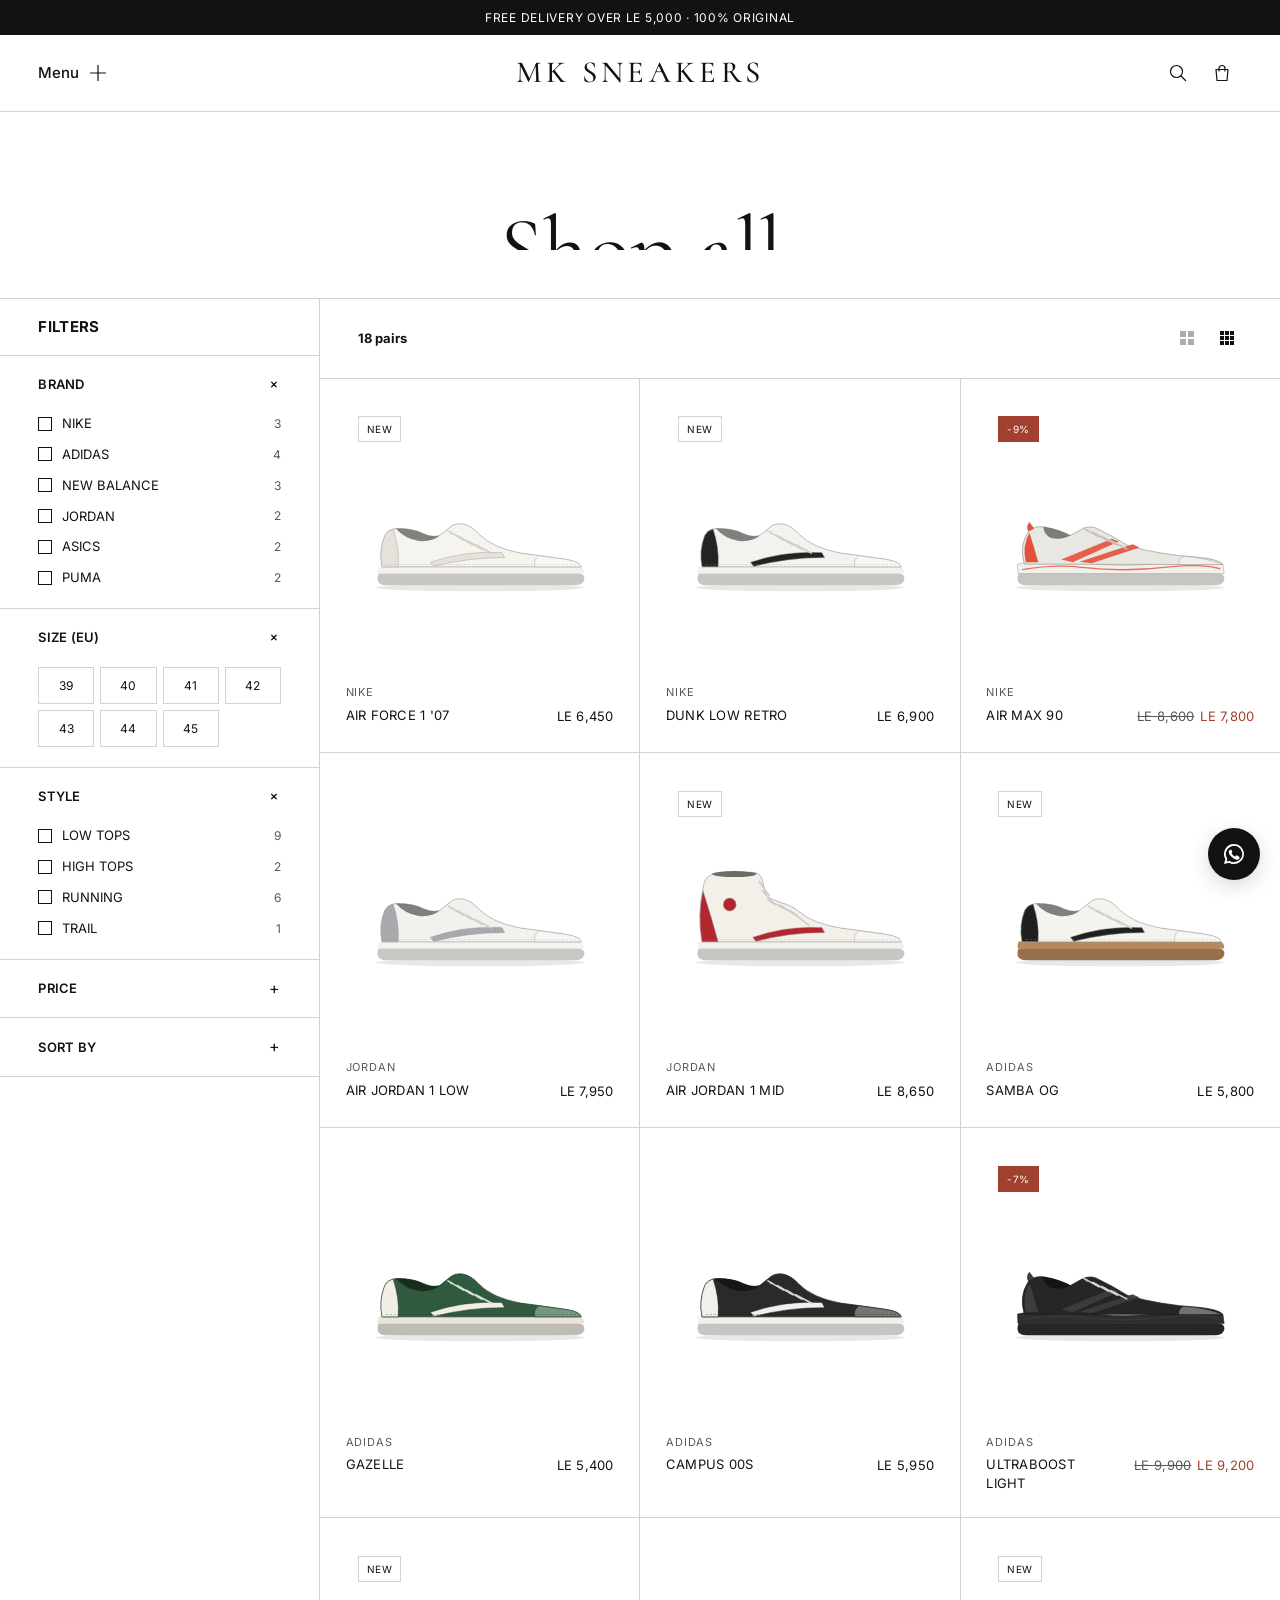
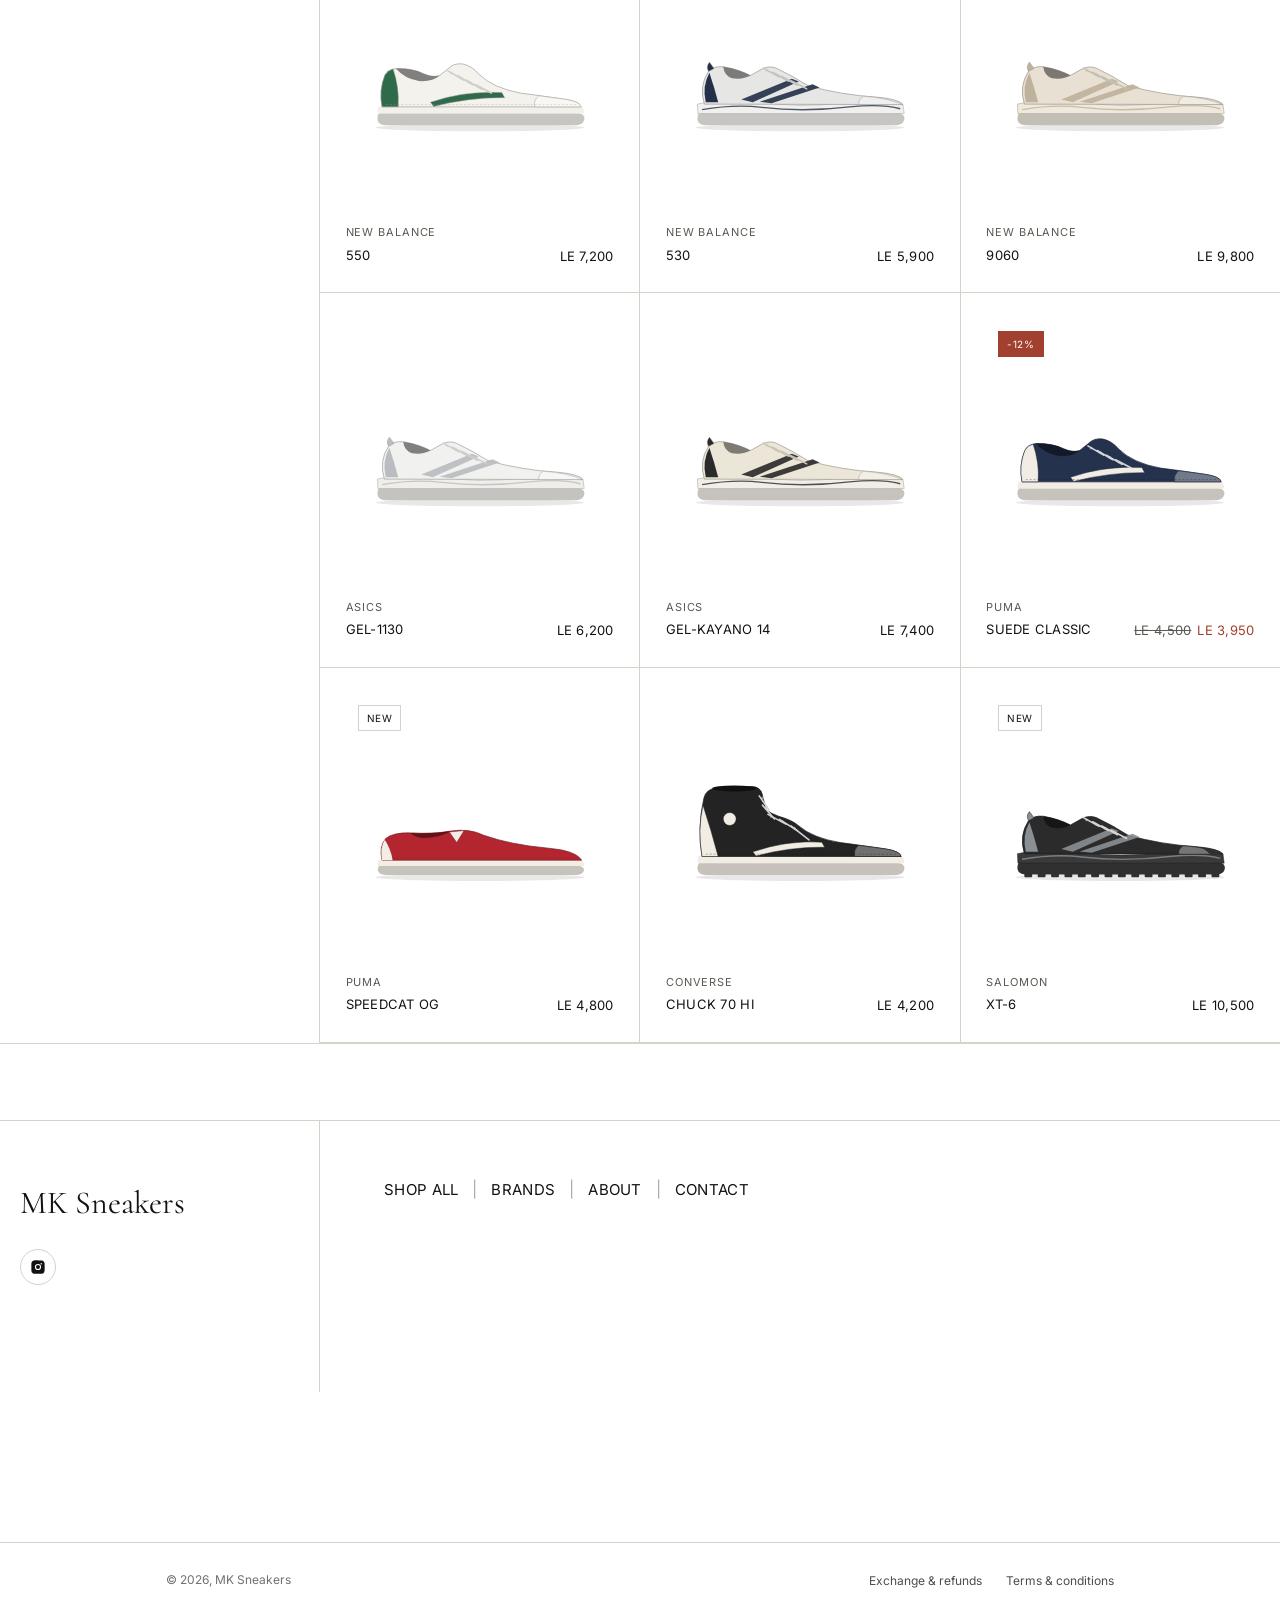
<file: shop.html>
<!doctype html>
<html lang="en">
<head>
  <meta charset="utf-8">
  <meta name="viewport" content="width=device-width, initial-scale=1">
  <title>Shop all | MK Sneakers</title>
  <meta name="description" content="Every pair in stock at MK Sneakers.">
  <meta property="og:title" content="Shop all | MK Sneakers">
  <meta property="og:description" content="Every pair in stock at MK Sneakers.">
  <meta property="og:type" content="website">
  <link rel="icon" href="assets/images/favicon.svg" type="image/svg+xml">
  <link rel="preconnect" href="https://fonts.googleapis.com">
  <link rel="preconnect" href="https://fonts.gstatic.com" crossorigin>
  <link rel="stylesheet" href="https://fonts.googleapis.com/css2?family=Cormorant:wght@400;500;600&amp;family=Inter:wght@400;500;600;700&amp;display=swap">
  <link rel="stylesheet" href="css/base.css">
  <link rel="stylesheet" href="css/sections.css">
</head>
<body class="">

<a class="skip-link visually-hidden" href="#main">Skip to content</a>
<div class="mk-announcement"><a href="shop.html?c=new-in">Free delivery over LE 5,000 &middot; 100% original</a></div>
<header class="mk-header">
  <div class="mk-header__inner">
    <div class="mk-header__start">
      <button type="button" class="mk-menu-trigger" data-open="menu-drawer" aria-controls="menu-drawer">
        <span class="mk-menu-trigger__label">Menu</span>
        <span class="mk-menu-trigger__icon"><svg viewBox="0 0 18 18" fill="none" aria-hidden="true"><path d="M9 1v16M1 9h16" stroke="currentColor" stroke-width="1.2"/></svg></span>
      </button>
    </div>
    <a class="mk-logo" href="index.html">MK Sneakers</a>
    <div class="mk-header__end">
      <button type="button" class="mk-icon-button" data-open="search" aria-controls="search" aria-label="Search"><svg viewBox="0 0 20 20" fill="none" aria-hidden="true"><circle cx="8.5" cy="8.5" r="6" stroke="currentColor" stroke-width="1.2"/><path d="m13 13 5 5" stroke="currentColor" stroke-width="1.2"/></svg></button>
      <button type="button" class="mk-icon-button mk-cart-button" data-open="cart-drawer" aria-controls="cart-drawer" aria-label="Open bag">
        <svg viewBox="0 0 20 20" fill="none" aria-hidden="true"><path d="M4 6.5h12l-1 11H5l-1-11Z" stroke="currentColor" stroke-width="1.2" stroke-linejoin="round"/><path d="M7 8.5V5.5a3 3 0 0 1 6 0v3" stroke="currentColor" stroke-width="1.2"/></svg><span class="mk-cart-count" data-cart-count hidden>0</span>
      </button>
    </div>
  </div>
</header>

<div class="mk-drawer mk-drawer--left mk-menu" id="menu-drawer" aria-hidden="true" role="dialog" aria-label="Menu">
  <div class="mk-drawer__overlay" data-close></div>
  <div class="mk-drawer__panel">
    <div class="mk-drawer__head">
      <p class="mk-drawer__title">Menu</p>
      <button type="button" class="mk-icon-button" data-close aria-label="Close menu"><svg viewBox="0 0 14 14" aria-hidden="true"><path d="M1 1l12 12M13 1L1 13" fill="none" stroke="currentColor" stroke-width="1.2"/></svg></button>
    </div>
    <div class="mk-drawer__body">
      <ul class="mk-menu__links" role="list"><li><a class="mk-menu__link" href="shop.html">Shop all</a></li><li><a class="mk-menu__link" href="shop.html?c=new-in">New in</a></li><li><a class="mk-menu__link" href="collections.html">Brands</a></li><li><a class="mk-menu__link" href="shop.html?c=running">Running</a></li><li><a class="mk-menu__link" href="shop.html?c=sale">Sale</a></li><li><a class="mk-menu__link" href="about.html">About</a></li></ul>
      <ul class="mk-menu__sub" role="list"><li><a class="mk-underline" href="shop.html?c=nike">Nike</a></li><li><a class="mk-underline" href="shop.html?c=adidas">Adidas</a></li><li><a class="mk-underline" href="shop.html?c=new-balance">New Balance</a></li><li><a class="mk-underline" href="shop.html?c=jordan">Jordan</a></li><li><a class="mk-underline" href="shop.html?c=asics">Asics</a></li><li><a class="mk-underline" href="shop.html?c=puma">Puma</a></li></ul>
      <p class="mk-menu__heading">Just dropped</p>
      <ul class="mk-menu__products" role="list"><li><a class="mk-menu__product" href="product.html?p=nike-air-force-1-07-white"><img src="assets/images/products/nike-air-force-1-07-white-1.svg" alt="" loading="lazy" width="400" height="400">Nike Air Force 1 &#x27;07</a></li><li><a class="mk-menu__product" href="product.html?p=nike-dunk-low-retro-black-white"><img src="assets/images/products/nike-dunk-low-retro-black-white-1.svg" alt="" loading="lazy" width="400" height="400">Nike Dunk Low Retro</a></li><li><a class="mk-menu__product" href="product.html?p=jordan-air-jordan-1-mid-gym-red"><img src="assets/images/products/jordan-air-jordan-1-mid-gym-red-1.svg" alt="" loading="lazy" width="400" height="400">Jordan Air Jordan 1 Mid</a></li><li><a class="mk-menu__product" href="product.html?p=adidas-samba-og-cloud-white-gum"><img src="assets/images/products/adidas-samba-og-cloud-white-gum-1.svg" alt="" loading="lazy" width="400" height="400">Adidas Samba OG</a></li></ul>
    </div>
    <div class="mk-menu__foot">
      <a class="mk-underline" href="contact.html">Contact</a>
      <a class="mk-underline" href="exchange-refunds.html">Exchange &amp; refunds</a>
      <a class="mk-underline" href="https://wa.me/201000000000" target="_blank" rel="noopener">WhatsApp</a>
    </div>
  </div>
</div>

<div class="mk-search" id="search" aria-hidden="true" role="dialog" aria-label="Search">
  <form class="mk-search__bar" role="search" action="shop.html">
    <label class="visually-hidden" for="search-input">Search sneakers</label>
    <svg viewBox="0 0 20 20" fill="none" aria-hidden="true" width="20" height="20"><circle cx="8.5" cy="8.5" r="6" stroke="currentColor" stroke-width="1.2"/><path d="m13 13 5 5" stroke="currentColor" stroke-width="1.2"/></svg>
    <input class="mk-search__input" id="search-input" type="search" name="q" placeholder="Search brands, models, colors" autocomplete="off" data-autofocus>
    <button type="button" class="mk-icon-button" data-close aria-label="Close search"><svg viewBox="0 0 14 14" aria-hidden="true"><path d="M1 1l12 12M13 1L1 13" fill="none" stroke="currentColor" stroke-width="1.2"/></svg></button>
  </form>
  <div class="mk-search__results" aria-live="polite"></div>
</div>

<div class="mk-drawer mk-drawer--right" id="cart-drawer" aria-hidden="true" role="dialog" aria-label="Bag">
  <div class="mk-drawer__overlay" data-close></div>
  <div class="mk-drawer__panel">
    <div class="mk-drawer__head">
      <p class="mk-drawer__title" data-cart-title>Your bag</p>
      <button type="button" class="mk-icon-button" data-close aria-label="Close bag"><svg viewBox="0 0 14 14" aria-hidden="true"><path d="M1 1l12 12M13 1L1 13" fill="none" stroke="currentColor" stroke-width="1.2"/></svg></button>
    </div>
    <div class="mk-drawer__body"></div>
    <div class="mk-cart__foot" hidden>
      <div class="mk-cart__row mk-cart__row--total"><span>Subtotal</span><span data-cart-subtotal></span></div>
      <p class="mk-cart__note">Shipping is worked out at checkout. Pay cash when your order arrives.</p>
      <a class="mk-button mk-button--full" href="checkout.html">Checkout</a>
      <button type="button" class="mk-button mk-button--outline mk-button--full" data-close>Continue shopping</button>
    </div>
  </div>
</div>

<main id="main">
<div class="mk-section mk-section--collection-title" id="section-shop-title">
<div
  class="mk-ctitle mk-ctitle--center"
  style="
    --mk-ctitle-bg: #ffffff;
    --mk-ctitle-text: #121212;
    --mk-ctitle-line: #d6d1c9;
    --mk-ctitle-pad-top: 48px;
    --mk-ctitle-pad-bottom: 48px;
  "
>
  <h1 class="mk-ctitle__heading">Shop all</h1></div>




</div>
<div class="mk-shop" data-shop>
  <aside class="mk-shop__sidebar" aria-label="Filters">
    <div class="mk-shop__sidebar-inner">
      <h2 class="mk-facets__heading">Filters</h2>
      <form class="mk-facets" data-facets></form>
    </div>
  </aside>

  <div class="mk-shop__main">
    <div class="mk-shop__bar">
      <button type="button" class="mk-shop__filter-toggle" data-open="filter-drawer" aria-controls="filter-drawer">
        <svg viewBox="0 0 16 16" width="16" height="16" fill="none" aria-hidden="true"><path d="M1 4h14M3.5 8h9M6 12h4" stroke="currentColor" stroke-width="1.2"/></svg>
        Filter and sort
      </button>
      <p class="mk-shop__count" data-count aria-live="polite"></p>
      <div class="mk-shop__views" role="group" aria-label="Grid size">
        <button type="button" class="mk-shop__view" data-view="2" aria-pressed="true" aria-label="Two per row">
          <svg viewBox="0 0 16 16" aria-hidden="true"><rect x="1" y="1" width="6" height="6" fill="currentColor"/><rect x="9" y="1" width="6" height="6" fill="currentColor"/><rect x="1" y="9" width="6" height="6" fill="currentColor"/><rect x="9" y="9" width="6" height="6" fill="currentColor"/></svg>
        </button>
        <button type="button" class="mk-shop__view" data-view="3" aria-pressed="false" aria-label="Three per row">
          <svg viewBox="0 0 16 16" aria-hidden="true"><g fill="currentColor"><rect x="1" y="1" width="4" height="4"/><rect x="6" y="1" width="4" height="4"/><rect x="11" y="1" width="4" height="4"/><rect x="1" y="6" width="4" height="4"/><rect x="6" y="6" width="4" height="4"/><rect x="11" y="6" width="4" height="4"/><rect x="1" y="11" width="4" height="4"/><rect x="6" y="11" width="4" height="4"/><rect x="11" y="11" width="4" height="4"/></g></svg>
        </button>
      </div>
    </div>
    <div class="mk-active-filters" data-active></div>
    <ul class="mk-shop__grid" role="list" data-grid data-view="2"></ul>
  </div>
</div>

<div class="mk-drawer mk-drawer--left mk-shop__drawer" id="filter-drawer" aria-hidden="true" role="dialog" aria-label="Filter and sort">
  <div class="mk-drawer__overlay" data-close></div>
  <div class="mk-drawer__panel">
    <div class="mk-drawer__head">
      <p class="mk-drawer__title">Filter and sort</p>
      <button type="button" class="mk-icon-button" data-close aria-label="Close filters"><svg viewBox="0 0 14 14" aria-hidden="true"><path d="M1 1l12 12M13 1L1 13" fill="none" stroke="currentColor" stroke-width="1.2"/></svg></button>
    </div>
    <div class="mk-drawer__body"><form class="mk-facets" data-facets></form></div>
    <div class="mk-facets__actions">
      <button type="button" class="mk-facets__clear mk-underline" data-clear>Clear all</button>
      <button type="button" class="mk-button" data-close data-show-count>Show results</button>
    </div>
  </div>
</div>

</main>
<div class="mk-section mk-section--footer" id="section-footer">
<mk-footer
  class="mk-footer"
  style="
    --mk-footer-bg: #ffffff;
    --mk-footer-text: #121212;
    --mk-footer-line: #d6d1c9;
    --mk-footer-logo-width: 150px;
    --mk-footer-logo-width-mobile: 125px;
    --mk-footer-menus: 3;
  "
>
  <div class="mk-footer__main">
    <div class="mk-footer__logo">
      <a href="index.html" class="mk-footer__logo-link"><span class="mk-footer__logo-text">MK Sneakers</span></a><ul class="mk-footer__social" role="list"><li>
                <a href="https://www.instagram.com/mk_sneakers_/" class="mk-footer__social-link" target="_blank" rel="noopener">
                  <span class="visually-hidden">Instagram</span>
                  <svg aria-hidden="true" focusable="false" xmlns="http://www.w3.org/2000/svg" viewBox="0 0 20 20"><path fill="currentColor" d="M10 1.8c2.7 0 3 0 4 .1 1 0 1.5.2 1.9.4.5.2.8.4 1.2.8.4.4.6.7.8 1.2.1.4.3.9.4 1.9v8c-.1 1-.3 1.5-.4 1.9-.2.5-.4.8-.8 1.2-.4.4-.7.6-1.2.8-.4.1-.9.3-1.9.4H6c-1-.1-1.5-.3-1.9-.4-.5-.2-.8-.4-1.2-.8-.4-.4-.6-.7-.8-1.2-.1-.4-.3-.9-.4-1.9V6c.1-1 .3-1.5.4-1.9.2-.5.4-.8.8-1.2.4-.4.7-.6 1.2-.8.4-.1.9-.3 1.9-.4h4Zm0 4.3a3.9 3.9 0 1 0 0 7.8 3.9 3.9 0 0 0 0-7.8Zm0 6.4a2.5 2.5 0 1 1 0-5 2.5 2.5 0 0 1 0 5Zm4.1-7.5a.9.9 0 1 0 0 1.8.9.9 0 0 0 0-1.8Z"/></svg>
                </a>
              </li></ul></div>

    <div class="mk-footer__menus"><nav class="mk-footer__nav" aria-label="Footer">
          <ul class="mk-footer__nav-list" role="list"><li><a href="shop.html" class="mk-footer__nav-link mk-underline">Shop all</a>
              </li><li><span class="mk-footer__sep" aria-hidden="true">|</span><a href="collections.html" class="mk-footer__nav-link mk-underline">Brands</a>
              </li><li><span class="mk-footer__sep" aria-hidden="true">|</span><a href="about.html" class="mk-footer__nav-link mk-underline">About</a>
              </li><li><span class="mk-footer__sep" aria-hidden="true">|</span><a href="contact.html" class="mk-footer__nav-link mk-underline">Contact</a>
              </li></ul>
        </nav><nav class="mk-footer__menu" aria-label="Shop" ><h2 class="mk-footer__heading">Shop</h2><ul class="mk-footer__links" role="list"><li>
                  <a href="shop.html?c=new-in" class="mk-footer__link mk-underline">New in</a>
                </li><li>
                  <a href="shop.html?c=running" class="mk-footer__link mk-underline">Running</a>
                </li><li>
                  <a href="shop.html?c=low-tops" class="mk-footer__link mk-underline">Low tops</a>
                </li><li>
                  <a href="shop.html?c=sale" class="mk-footer__link mk-underline">Sale</a>
                </li></ul></nav><nav class="mk-footer__menu" aria-label="Brands" ><h2 class="mk-footer__heading">Brands</h2><ul class="mk-footer__links" role="list"><li>
                  <a href="shop.html?c=nike" class="mk-footer__link mk-underline">Nike</a>
                </li><li>
                  <a href="shop.html?c=adidas" class="mk-footer__link mk-underline">Adidas</a>
                </li><li>
                  <a href="shop.html?c=new-balance" class="mk-footer__link mk-underline">New Balance</a>
                </li><li>
                  <a href="shop.html?c=jordan" class="mk-footer__link mk-underline">Jordan</a>
                </li><li>
                  <a href="shop.html?c=asics" class="mk-footer__link mk-underline">Asics</a>
                </li><li>
                  <a href="shop.html?c=puma" class="mk-footer__link mk-underline">Puma</a>
                </li></ul></nav><nav class="mk-footer__menu" aria-label="Help" ><h2 class="mk-footer__heading">Help</h2><ul class="mk-footer__links" role="list"><li>
                  <a href="contact.html" class="mk-footer__link mk-underline">Contact us</a>
                </li><li>
                  <a href="exchange-refunds.html" class="mk-footer__link mk-underline">Exchange &amp; refunds</a>
                </li><li>
                  <a href="terms.html" class="mk-footer__link mk-underline">Terms &amp; conditions</a>
                </li><li>
                  <a href="product.html?p=nike-air-force-1-07-white#size-guide" class="mk-footer__link mk-underline">Size guide</a>
                </li></ul></nav></div><address class="mk-footer__contact"><p class="mk-footer__contact-line">
            <svg viewBox="0 0 16 16" aria-hidden="true" focusable="false"><path d="M8 15s5-4.6 5-8.5A5 5 0 0 0 3 6.5C3 10.4 8 15 8 15Z" fill="none" stroke="currentColor"/><circle cx="8" cy="6.5" r="1.8" fill="none" stroke="currentColor"/></svg>
            <span>Cairo, Egypt</span>
          </p><p class="mk-footer__contact-line">
            <svg viewBox="0 0 16 16" aria-hidden="true" focusable="false"><path d="M5.5 1.5 3 1.8C2.2 2 1.6 2.8 1.7 3.6c.6 5.6 5.1 10.1 10.7 10.7.8.1 1.6-.5 1.8-1.3l.3-2.5-3-1.3-1.4 1.4A8 8 0 0 1 5.4 6.6L6.8 5.2Z" fill="none" stroke="currentColor" stroke-linejoin="round"/></svg>
            <a href="tel:+201000000000">+20 100 000 0000</a>
          </p><p class="mk-footer__contact-line">
            <svg viewBox="0 0 16 16" aria-hidden="true" focusable="false"><rect x="1.5" y="3.5" width="13" height="9" rx="1" fill="none" stroke="currentColor"/><path d="m2 4 6 5 6-5" fill="none" stroke="currentColor"/></svg>
            <a href="mailto:hello@mksneakers.com">hello@mksneakers.com</a>
          </p></address></div>

  <div class="mk-footer__bottom">
    <p class="mk-footer__copyright">
      &copy; 2026, MK Sneakers</p>

    <div class="mk-footer__utilities"><nav class="mk-footer__legal" aria-label="Legal">
          <ul class="mk-footer__legal-list" role="list"><li>
                <a href="exchange-refunds.html" class="mk-footer__legal-link mk-underline">Exchange &amp; refunds</a>
              </li><li>
                <a href="terms.html" class="mk-footer__legal-link mk-underline">Terms &amp; conditions</a>
              </li></ul>
        </nav></div>
  </div>
</mk-footer>






</div>

<a class="mk-whatsapp" href="https://wa.me/201000000000" target="_blank" rel="noopener" aria-label="Chat with us on WhatsApp"><svg viewBox="0 0 24 24" aria-hidden="true"><path fill="currentColor" d="M12 2a10 10 0 0 0-8.6 15.1L2 22l5-1.3A10 10 0 1 0 12 2Zm0 18.2a8.2 8.2 0 0 1-4.2-1.2l-.3-.2-3 .8.8-2.9-.2-.3A8.2 8.2 0 1 1 12 20.2Zm4.5-6.1c-.2-.1-1.5-.7-1.7-.8-.2-.1-.4-.1-.6.1l-.8 1c-.1.2-.3.2-.5.1a6.7 6.7 0 0 1-3.3-2.9c-.2-.4.2-.4.7-1.3.1-.2 0-.3 0-.4l-.8-1.8c-.2-.5-.4-.4-.6-.4h-.5a1 1 0 0 0-.7.3 3 3 0 0 0-.9 2.2 5.2 5.2 0 0 0 1.1 2.8 11.9 11.9 0 0 0 4.6 4c1.7.7 2.4.8 3.2.7.5-.1 1.5-.6 1.7-1.2.2-.6.2-1.1.2-1.2-.1-.1-.3-.2-.5-.3Z"/></svg></a>
<script src="js/catalog.js" defer></script>
<script src="js/store.js" defer></script>
<script src="js/sections.js" defer></script>
<script src="js/shop.js" defer></script>
<script src="js/gsap.min.js" defer></script>
<script src="js/ScrollTrigger.min.js" defer></script>
<script src="js/SplitText.min.js" defer></script>
<script src="js/animations.js" defer></script>
</body>
</html>
</file>
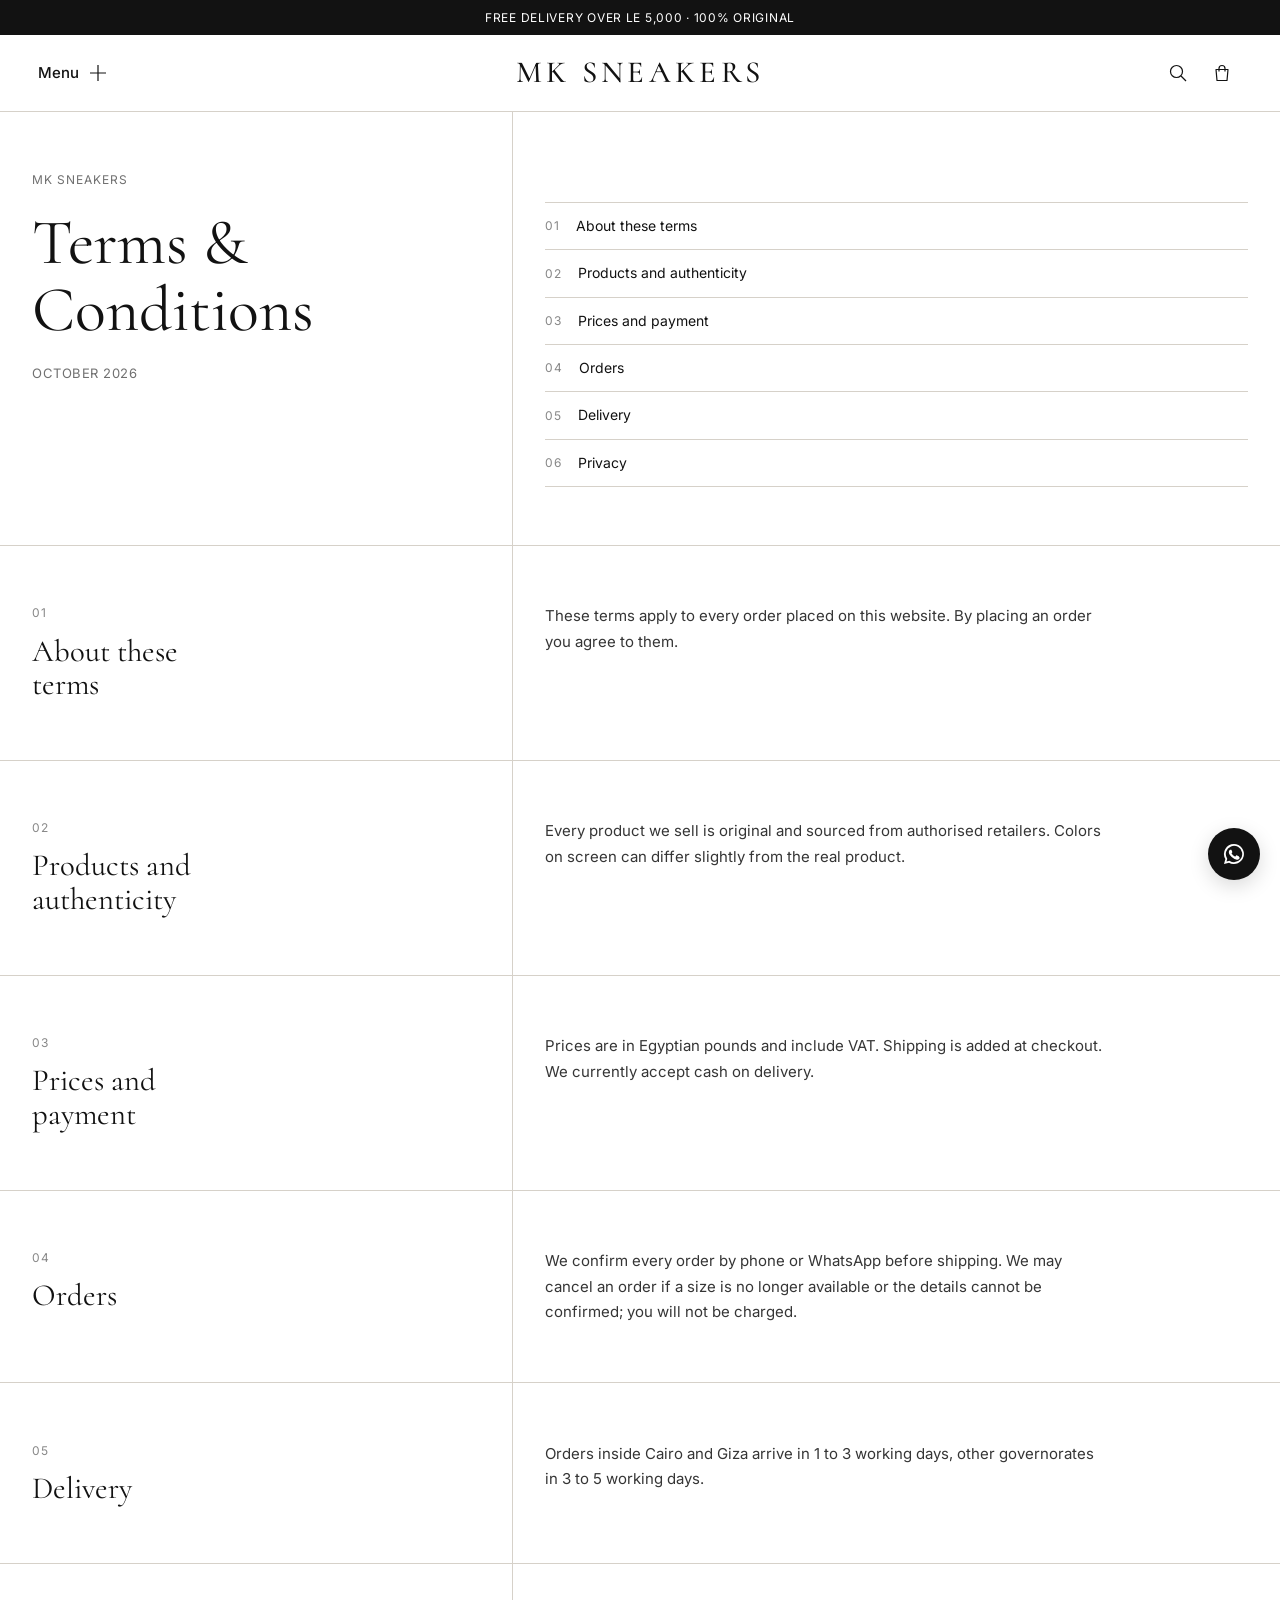
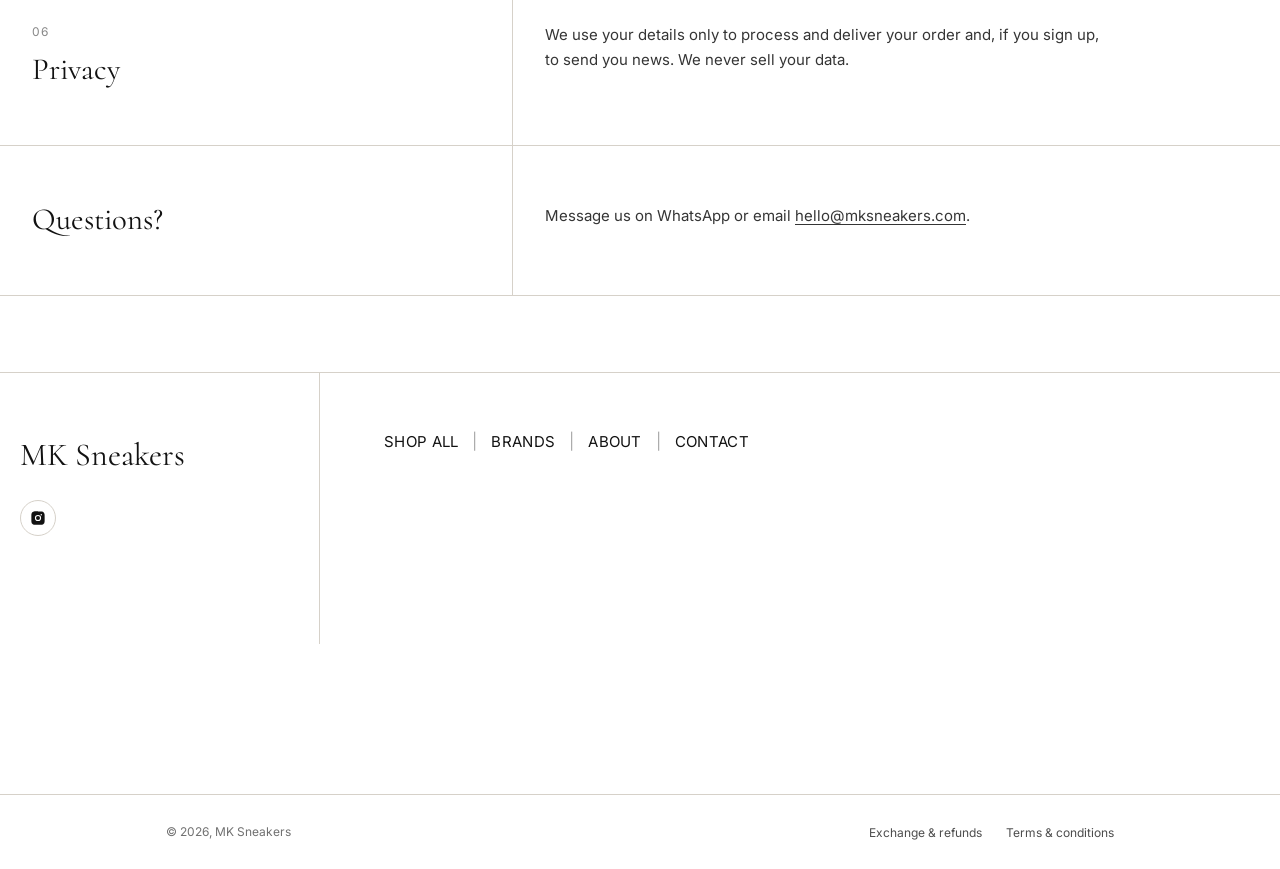
<file: terms.html>
<!doctype html>
<html lang="en">
<head>
  <meta charset="utf-8">
  <meta name="viewport" content="width=device-width, initial-scale=1">
  <title>Terms &amp; Conditions | MK Sneakers</title>
  <meta name="description" content="MK Sneakers terms &amp; conditions.">
  <meta property="og:title" content="Terms &amp; Conditions | MK Sneakers">
  <meta property="og:description" content="MK Sneakers terms &amp; conditions.">
  <meta property="og:type" content="website">
  <link rel="icon" href="assets/images/favicon.svg" type="image/svg+xml">
  <link rel="preconnect" href="https://fonts.googleapis.com">
  <link rel="preconnect" href="https://fonts.gstatic.com" crossorigin>
  <link rel="stylesheet" href="https://fonts.googleapis.com/css2?family=Cormorant:wght@400;500;600&amp;family=Inter:wght@400;500;600;700&amp;display=swap">
  <link rel="stylesheet" href="css/base.css">
  <link rel="stylesheet" href="css/sections.css">
</head>
<body class="">

<a class="skip-link visually-hidden" href="#main">Skip to content</a>
<div class="mk-announcement"><a href="shop.html?c=new-in">Free delivery over LE 5,000 &middot; 100% original</a></div>
<header class="mk-header">
  <div class="mk-header__inner">
    <div class="mk-header__start">
      <button type="button" class="mk-menu-trigger" data-open="menu-drawer" aria-controls="menu-drawer">
        <span class="mk-menu-trigger__label">Menu</span>
        <span class="mk-menu-trigger__icon"><svg viewBox="0 0 18 18" fill="none" aria-hidden="true"><path d="M9 1v16M1 9h16" stroke="currentColor" stroke-width="1.2"/></svg></span>
      </button>
    </div>
    <a class="mk-logo" href="index.html">MK Sneakers</a>
    <div class="mk-header__end">
      <button type="button" class="mk-icon-button" data-open="search" aria-controls="search" aria-label="Search"><svg viewBox="0 0 20 20" fill="none" aria-hidden="true"><circle cx="8.5" cy="8.5" r="6" stroke="currentColor" stroke-width="1.2"/><path d="m13 13 5 5" stroke="currentColor" stroke-width="1.2"/></svg></button>
      <button type="button" class="mk-icon-button mk-cart-button" data-open="cart-drawer" aria-controls="cart-drawer" aria-label="Open bag">
        <svg viewBox="0 0 20 20" fill="none" aria-hidden="true"><path d="M4 6.5h12l-1 11H5l-1-11Z" stroke="currentColor" stroke-width="1.2" stroke-linejoin="round"/><path d="M7 8.5V5.5a3 3 0 0 1 6 0v3" stroke="currentColor" stroke-width="1.2"/></svg><span class="mk-cart-count" data-cart-count hidden>0</span>
      </button>
    </div>
  </div>
</header>

<div class="mk-drawer mk-drawer--left mk-menu" id="menu-drawer" aria-hidden="true" role="dialog" aria-label="Menu">
  <div class="mk-drawer__overlay" data-close></div>
  <div class="mk-drawer__panel">
    <div class="mk-drawer__head">
      <p class="mk-drawer__title">Menu</p>
      <button type="button" class="mk-icon-button" data-close aria-label="Close menu"><svg viewBox="0 0 14 14" aria-hidden="true"><path d="M1 1l12 12M13 1L1 13" fill="none" stroke="currentColor" stroke-width="1.2"/></svg></button>
    </div>
    <div class="mk-drawer__body">
      <ul class="mk-menu__links" role="list"><li><a class="mk-menu__link" href="shop.html">Shop all</a></li><li><a class="mk-menu__link" href="shop.html?c=new-in">New in</a></li><li><a class="mk-menu__link" href="collections.html">Brands</a></li><li><a class="mk-menu__link" href="shop.html?c=running">Running</a></li><li><a class="mk-menu__link" href="shop.html?c=sale">Sale</a></li><li><a class="mk-menu__link" href="about.html">About</a></li></ul>
      <ul class="mk-menu__sub" role="list"><li><a class="mk-underline" href="shop.html?c=nike">Nike</a></li><li><a class="mk-underline" href="shop.html?c=adidas">Adidas</a></li><li><a class="mk-underline" href="shop.html?c=new-balance">New Balance</a></li><li><a class="mk-underline" href="shop.html?c=jordan">Jordan</a></li><li><a class="mk-underline" href="shop.html?c=asics">Asics</a></li><li><a class="mk-underline" href="shop.html?c=puma">Puma</a></li></ul>
      <p class="mk-menu__heading">Just dropped</p>
      <ul class="mk-menu__products" role="list"><li><a class="mk-menu__product" href="product.html?p=nike-air-force-1-07-white"><img src="assets/images/products/nike-air-force-1-07-white-1.svg" alt="" loading="lazy" width="400" height="400">Nike Air Force 1 &#x27;07</a></li><li><a class="mk-menu__product" href="product.html?p=nike-dunk-low-retro-black-white"><img src="assets/images/products/nike-dunk-low-retro-black-white-1.svg" alt="" loading="lazy" width="400" height="400">Nike Dunk Low Retro</a></li><li><a class="mk-menu__product" href="product.html?p=jordan-air-jordan-1-mid-gym-red"><img src="assets/images/products/jordan-air-jordan-1-mid-gym-red-1.svg" alt="" loading="lazy" width="400" height="400">Jordan Air Jordan 1 Mid</a></li><li><a class="mk-menu__product" href="product.html?p=adidas-samba-og-cloud-white-gum"><img src="assets/images/products/adidas-samba-og-cloud-white-gum-1.svg" alt="" loading="lazy" width="400" height="400">Adidas Samba OG</a></li></ul>
    </div>
    <div class="mk-menu__foot">
      <a class="mk-underline" href="contact.html">Contact</a>
      <a class="mk-underline" href="exchange-refunds.html">Exchange &amp; refunds</a>
      <a class="mk-underline" href="https://wa.me/201000000000" target="_blank" rel="noopener">WhatsApp</a>
    </div>
  </div>
</div>

<div class="mk-search" id="search" aria-hidden="true" role="dialog" aria-label="Search">
  <form class="mk-search__bar" role="search" action="shop.html">
    <label class="visually-hidden" for="search-input">Search sneakers</label>
    <svg viewBox="0 0 20 20" fill="none" aria-hidden="true" width="20" height="20"><circle cx="8.5" cy="8.5" r="6" stroke="currentColor" stroke-width="1.2"/><path d="m13 13 5 5" stroke="currentColor" stroke-width="1.2"/></svg>
    <input class="mk-search__input" id="search-input" type="search" name="q" placeholder="Search brands, models, colors" autocomplete="off" data-autofocus>
    <button type="button" class="mk-icon-button" data-close aria-label="Close search"><svg viewBox="0 0 14 14" aria-hidden="true"><path d="M1 1l12 12M13 1L1 13" fill="none" stroke="currentColor" stroke-width="1.2"/></svg></button>
  </form>
  <div class="mk-search__results" aria-live="polite"></div>
</div>

<div class="mk-drawer mk-drawer--right" id="cart-drawer" aria-hidden="true" role="dialog" aria-label="Bag">
  <div class="mk-drawer__overlay" data-close></div>
  <div class="mk-drawer__panel">
    <div class="mk-drawer__head">
      <p class="mk-drawer__title" data-cart-title>Your bag</p>
      <button type="button" class="mk-icon-button" data-close aria-label="Close bag"><svg viewBox="0 0 14 14" aria-hidden="true"><path d="M1 1l12 12M13 1L1 13" fill="none" stroke="currentColor" stroke-width="1.2"/></svg></button>
    </div>
    <div class="mk-drawer__body"></div>
    <div class="mk-cart__foot" hidden>
      <div class="mk-cart__row mk-cart__row--total"><span>Subtotal</span><span data-cart-subtotal></span></div>
      <p class="mk-cart__note">Shipping is worked out at checkout. Pay cash when your order arrives.</p>
      <a class="mk-button mk-button--full" href="checkout.html">Checkout</a>
      <button type="button" class="mk-button mk-button--outline mk-button--full" data-close>Continue shopping</button>
    </div>
  </div>
</div>

<main id="main">
<div class="mk-section mk-section--policy" id="section-policy">
<div
  class="mk-policy"
  style="
    --mk-policy-bg: #ffffff;
    --mk-policy-text: #121212;
    --mk-policy-line: #d6d1c9;
  "
>
  <div class="mk-policy__row mk-policy__head">
    <div class="mk-policy__cell"><p class="mk-policy__eyebrow">MK Sneakers</p><h1 class="mk-policy__title">Terms &amp; Conditions</h1><p class="mk-policy__updated">October 2026</p></div>
    <div class="mk-policy__cell mk-policy__intro"><ol class="mk-policy__index" role="list"><li>
              <a href="#policy-1" class="mk-underline">
                <span class="mk-policy__index-number">01</span>About these terms</a>
            </li><li>
              <a href="#policy-2" class="mk-underline">
                <span class="mk-policy__index-number">02</span>Products and authenticity</a>
            </li><li>
              <a href="#policy-3" class="mk-underline">
                <span class="mk-policy__index-number">03</span>Prices and payment</a>
            </li><li>
              <a href="#policy-4" class="mk-underline">
                <span class="mk-policy__index-number">04</span>Orders</a>
            </li><li>
              <a href="#policy-5" class="mk-underline">
                <span class="mk-policy__index-number">05</span>Delivery</a>
            </li><li>
              <a href="#policy-6" class="mk-underline">
                <span class="mk-policy__index-number">06</span>Privacy</a>
            </li></ol></div>
  </div><div class="mk-policy__row mk-policy__clause" id="policy-1">
      <div class="mk-policy__cell mk-policy__clause-head">
        <div class="mk-policy__sticky"><span class="mk-policy__number">01</span><h2 class="mk-policy__heading">About these terms</h2>
        </div>
      </div>
      <div class="mk-policy__cell">
        <div class="mk-policy__text rte">
<p>These terms apply to every order placed on this website. By placing an order you agree to them.</p>
</div>
      </div>
    </div><div class="mk-policy__row mk-policy__clause" id="policy-2">
      <div class="mk-policy__cell mk-policy__clause-head">
        <div class="mk-policy__sticky"><span class="mk-policy__number">02</span><h2 class="mk-policy__heading">Products and authenticity</h2>
        </div>
      </div>
      <div class="mk-policy__cell">
        <div class="mk-policy__text rte">
<p>Every product we sell is original and sourced from authorised retailers. Colors on screen can differ slightly from the real product.</p>
</div>
      </div>
    </div><div class="mk-policy__row mk-policy__clause" id="policy-3">
      <div class="mk-policy__cell mk-policy__clause-head">
        <div class="mk-policy__sticky"><span class="mk-policy__number">03</span><h2 class="mk-policy__heading">Prices and payment</h2>
        </div>
      </div>
      <div class="mk-policy__cell">
        <div class="mk-policy__text rte">
<p>Prices are in Egyptian pounds and include VAT. Shipping is added at checkout. We currently accept cash on delivery.</p>
</div>
      </div>
    </div><div class="mk-policy__row mk-policy__clause" id="policy-4">
      <div class="mk-policy__cell mk-policy__clause-head">
        <div class="mk-policy__sticky"><span class="mk-policy__number">04</span><h2 class="mk-policy__heading">Orders</h2>
        </div>
      </div>
      <div class="mk-policy__cell">
        <div class="mk-policy__text rte">
<p>We confirm every order by phone or WhatsApp before shipping. We may cancel an order if a size is no longer available or the details cannot be confirmed; you will not be charged.</p>
</div>
      </div>
    </div><div class="mk-policy__row mk-policy__clause" id="policy-5">
      <div class="mk-policy__cell mk-policy__clause-head">
        <div class="mk-policy__sticky"><span class="mk-policy__number">05</span><h2 class="mk-policy__heading">Delivery</h2>
        </div>
      </div>
      <div class="mk-policy__cell">
        <div class="mk-policy__text rte">
<p>Orders inside Cairo and Giza arrive in 1 to 3 working days, other governorates in 3 to 5 working days.</p>
</div>
      </div>
    </div><div class="mk-policy__row mk-policy__clause" id="policy-6">
      <div class="mk-policy__cell mk-policy__clause-head">
        <div class="mk-policy__sticky"><span class="mk-policy__number">06</span><h2 class="mk-policy__heading">Privacy</h2>
        </div>
      </div>
      <div class="mk-policy__cell">
        <div class="mk-policy__text rte">
<p>We use your details only to process and deliver your order and, if you sign up, to send you news. We never sell your data.</p>
</div>
      </div>
    </div><div class="mk-policy__row mk-policy__contact">
      <div class="mk-policy__cell">
        <h2 class="mk-policy__heading">Questions?</h2>
      </div>
      <div class="mk-policy__cell">
        <div class="mk-policy__text rte"><p>Message us on WhatsApp or email <a href="mailto:hello@mksneakers.com">hello@mksneakers.com</a>.</p></div>
      </div>
    </div></div>




</div>
</main>
<div class="mk-section mk-section--footer" id="section-footer">
<mk-footer
  class="mk-footer"
  style="
    --mk-footer-bg: #ffffff;
    --mk-footer-text: #121212;
    --mk-footer-line: #d6d1c9;
    --mk-footer-logo-width: 150px;
    --mk-footer-logo-width-mobile: 125px;
    --mk-footer-menus: 3;
  "
>
  <div class="mk-footer__main">
    <div class="mk-footer__logo">
      <a href="index.html" class="mk-footer__logo-link"><span class="mk-footer__logo-text">MK Sneakers</span></a><ul class="mk-footer__social" role="list"><li>
                <a href="https://www.instagram.com/mk_sneakers_/" class="mk-footer__social-link" target="_blank" rel="noopener">
                  <span class="visually-hidden">Instagram</span>
                  <svg aria-hidden="true" focusable="false" xmlns="http://www.w3.org/2000/svg" viewBox="0 0 20 20"><path fill="currentColor" d="M10 1.8c2.7 0 3 0 4 .1 1 0 1.5.2 1.9.4.5.2.8.4 1.2.8.4.4.6.7.8 1.2.1.4.3.9.4 1.9v8c-.1 1-.3 1.5-.4 1.9-.2.5-.4.8-.8 1.2-.4.4-.7.6-1.2.8-.4.1-.9.3-1.9.4H6c-1-.1-1.5-.3-1.9-.4-.5-.2-.8-.4-1.2-.8-.4-.4-.6-.7-.8-1.2-.1-.4-.3-.9-.4-1.9V6c.1-1 .3-1.5.4-1.9.2-.5.4-.8.8-1.2.4-.4.7-.6 1.2-.8.4-.1.9-.3 1.9-.4h4Zm0 4.3a3.9 3.9 0 1 0 0 7.8 3.9 3.9 0 0 0 0-7.8Zm0 6.4a2.5 2.5 0 1 1 0-5 2.5 2.5 0 0 1 0 5Zm4.1-7.5a.9.9 0 1 0 0 1.8.9.9 0 0 0 0-1.8Z"/></svg>
                </a>
              </li></ul></div>

    <div class="mk-footer__menus"><nav class="mk-footer__nav" aria-label="Footer">
          <ul class="mk-footer__nav-list" role="list"><li><a href="shop.html" class="mk-footer__nav-link mk-underline">Shop all</a>
              </li><li><span class="mk-footer__sep" aria-hidden="true">|</span><a href="collections.html" class="mk-footer__nav-link mk-underline">Brands</a>
              </li><li><span class="mk-footer__sep" aria-hidden="true">|</span><a href="about.html" class="mk-footer__nav-link mk-underline">About</a>
              </li><li><span class="mk-footer__sep" aria-hidden="true">|</span><a href="contact.html" class="mk-footer__nav-link mk-underline">Contact</a>
              </li></ul>
        </nav><nav class="mk-footer__menu" aria-label="Shop" ><h2 class="mk-footer__heading">Shop</h2><ul class="mk-footer__links" role="list"><li>
                  <a href="shop.html?c=new-in" class="mk-footer__link mk-underline">New in</a>
                </li><li>
                  <a href="shop.html?c=running" class="mk-footer__link mk-underline">Running</a>
                </li><li>
                  <a href="shop.html?c=low-tops" class="mk-footer__link mk-underline">Low tops</a>
                </li><li>
                  <a href="shop.html?c=sale" class="mk-footer__link mk-underline">Sale</a>
                </li></ul></nav><nav class="mk-footer__menu" aria-label="Brands" ><h2 class="mk-footer__heading">Brands</h2><ul class="mk-footer__links" role="list"><li>
                  <a href="shop.html?c=nike" class="mk-footer__link mk-underline">Nike</a>
                </li><li>
                  <a href="shop.html?c=adidas" class="mk-footer__link mk-underline">Adidas</a>
                </li><li>
                  <a href="shop.html?c=new-balance" class="mk-footer__link mk-underline">New Balance</a>
                </li><li>
                  <a href="shop.html?c=jordan" class="mk-footer__link mk-underline">Jordan</a>
                </li><li>
                  <a href="shop.html?c=asics" class="mk-footer__link mk-underline">Asics</a>
                </li><li>
                  <a href="shop.html?c=puma" class="mk-footer__link mk-underline">Puma</a>
                </li></ul></nav><nav class="mk-footer__menu" aria-label="Help" ><h2 class="mk-footer__heading">Help</h2><ul class="mk-footer__links" role="list"><li>
                  <a href="contact.html" class="mk-footer__link mk-underline">Contact us</a>
                </li><li>
                  <a href="exchange-refunds.html" class="mk-footer__link mk-underline">Exchange &amp; refunds</a>
                </li><li>
                  <a href="terms.html" class="mk-footer__link mk-underline">Terms &amp; conditions</a>
                </li><li>
                  <a href="product.html?p=nike-air-force-1-07-white#size-guide" class="mk-footer__link mk-underline">Size guide</a>
                </li></ul></nav></div><address class="mk-footer__contact"><p class="mk-footer__contact-line">
            <svg viewBox="0 0 16 16" aria-hidden="true" focusable="false"><path d="M8 15s5-4.6 5-8.5A5 5 0 0 0 3 6.5C3 10.4 8 15 8 15Z" fill="none" stroke="currentColor"/><circle cx="8" cy="6.5" r="1.8" fill="none" stroke="currentColor"/></svg>
            <span>Cairo, Egypt</span>
          </p><p class="mk-footer__contact-line">
            <svg viewBox="0 0 16 16" aria-hidden="true" focusable="false"><path d="M5.5 1.5 3 1.8C2.2 2 1.6 2.8 1.7 3.6c.6 5.6 5.1 10.1 10.7 10.7.8.1 1.6-.5 1.8-1.3l.3-2.5-3-1.3-1.4 1.4A8 8 0 0 1 5.4 6.6L6.8 5.2Z" fill="none" stroke="currentColor" stroke-linejoin="round"/></svg>
            <a href="tel:+201000000000">+20 100 000 0000</a>
          </p><p class="mk-footer__contact-line">
            <svg viewBox="0 0 16 16" aria-hidden="true" focusable="false"><rect x="1.5" y="3.5" width="13" height="9" rx="1" fill="none" stroke="currentColor"/><path d="m2 4 6 5 6-5" fill="none" stroke="currentColor"/></svg>
            <a href="mailto:hello@mksneakers.com">hello@mksneakers.com</a>
          </p></address></div>

  <div class="mk-footer__bottom">
    <p class="mk-footer__copyright">
      &copy; 2026, MK Sneakers</p>

    <div class="mk-footer__utilities"><nav class="mk-footer__legal" aria-label="Legal">
          <ul class="mk-footer__legal-list" role="list"><li>
                <a href="exchange-refunds.html" class="mk-footer__legal-link mk-underline">Exchange &amp; refunds</a>
              </li><li>
                <a href="terms.html" class="mk-footer__legal-link mk-underline">Terms &amp; conditions</a>
              </li></ul>
        </nav></div>
  </div>
</mk-footer>






</div>

<a class="mk-whatsapp" href="https://wa.me/201000000000" target="_blank" rel="noopener" aria-label="Chat with us on WhatsApp"><svg viewBox="0 0 24 24" aria-hidden="true"><path fill="currentColor" d="M12 2a10 10 0 0 0-8.6 15.1L2 22l5-1.3A10 10 0 1 0 12 2Zm0 18.2a8.2 8.2 0 0 1-4.2-1.2l-.3-.2-3 .8.8-2.9-.2-.3A8.2 8.2 0 1 1 12 20.2Zm4.5-6.1c-.2-.1-1.5-.7-1.7-.8-.2-.1-.4-.1-.6.1l-.8 1c-.1.2-.3.2-.5.1a6.7 6.7 0 0 1-3.3-2.9c-.2-.4.2-.4.7-1.3.1-.2 0-.3 0-.4l-.8-1.8c-.2-.5-.4-.4-.6-.4h-.5a1 1 0 0 0-.7.3 3 3 0 0 0-.9 2.2 5.2 5.2 0 0 0 1.1 2.8 11.9 11.9 0 0 0 4.6 4c1.7.7 2.4.8 3.2.7.5-.1 1.5-.6 1.7-1.2.2-.6.2-1.1.2-1.2-.1-.1-.3-.2-.5-.3Z"/></svg></a>
<script src="js/catalog.js" defer></script>
<script src="js/store.js" defer></script>
<script src="js/sections.js" defer></script>
<script src="js/gsap.min.js" defer></script>
<script src="js/ScrollTrigger.min.js" defer></script>
<script src="js/SplitText.min.js" defer></script>
<script src="js/animations.js" defer></script>
</body>
</html>
</file>
<file: css/base.css>
/*
 * MK Sneakers storefront: base styles, header, drawers, product cards and the
 * shop, product, cart and checkout pages. Section styles live in sections.css.
 * Brand colours and fonts are the variables at the top of this file.
 */

:root {
  --icon-stroke-width: 1.2px;
  --font-body--family: 'Inter', system-ui, sans-serif;
  --font-heading--family: 'Cormorant', Georgia, serif;
  --font-heading--weight: 400;
  --font-accent--family: var(--font-heading--family);

  --color-background: #ffffff;
  --color-foreground: #121212;
  --color-muted: #5c5852;
  --color-surface: #f4f2ee;
  --color-sale: #a2402f;
  --mk-line: #d6d1c9;
  --mk-product-image-bg: #ffffff;

  --page-margin: clamp(1.25rem, 3vw, 3rem);
  --gap: 1rem;
  --header-height: 76px;
  --ease-out: cubic-bezier(0.22, 1, 0.36, 1);
  --ease-in-out: cubic-bezier(0.65, 0, 0.35, 1);
}

/* ---------- Reset ---------- */

*,
*::before,
*::after {
  box-sizing: border-box;
}

html {
  -webkit-text-size-adjust: 100%;
  scroll-behavior: smooth;
}

@media (prefers-reduced-motion: reduce) {
  html {
    scroll-behavior: auto;
  }
}

body {
  margin: 0;
  background: var(--color-background);
  color: var(--color-foreground);
  font-family: var(--font-body--family);
  font-size: 1rem;
  line-height: 1.6;
  -webkit-font-smoothing: antialiased;
  overflow-x: clip;
}

body.is-locked {
  overflow: hidden;
}

img,
svg,
video {
  display: block;
  max-width: 100%;
}

img {
  height: auto;
}

a {
  color: inherit;
}

button,
input,
select,
textarea {
  font: inherit;
  color: inherit;
}

button {
  cursor: pointer;
}

h1,
h2,
h3,
h4 {
  font-family: var(--font-heading--family);
  font-weight: var(--font-heading--weight);
  line-height: 1.05;
}

.list-unstyled {
  margin: 0;
  padding: 0;
  list-style: none;
}

.visually-hidden {
  position: absolute !important;
  width: 1px;
  height: 1px;
  margin: -1px;
  padding: 0;
  overflow: hidden;
  clip: rect(0 0 0 0);
  white-space: nowrap;
  border: 0;
}

.skip-link:focus {
  position: fixed;
  top: 0.5rem;
  left: 0.5rem;
  z-index: 1000;
  width: auto;
  height: auto;
  margin: 0;
  padding: 0.75rem 1rem;
  clip: auto;
  background: var(--color-foreground);
  color: var(--color-background);
}

:focus-visible {
  outline: 1px solid currentColor;
  outline-offset: 3px;
}

.rte p {
  margin: 0 0 1em;
}

.rte p:last-child {
  margin-bottom: 0;
}

.page-width {
  width: 100%;
  max-width: 90rem;
  margin-inline: auto;
  padding-inline: var(--page-margin);
}

/* ---------- Hover underline ----------
   A line grows under the link from left to right on hover and shrinks back to
   the left when the pointer leaves. Add .mk-underline--rtl to run it from the
   right instead. */

:where(.mk-underline) {
  position: relative;
  text-decoration: none;
}

:where(.mk-underline:not([hidden])) {
  display: inline-flex;
}

.mk-underline::after {
  content: '';
  position: absolute;
  left: 0;
  right: 0;
  bottom: -0.3em;
  height: 1px;
  background: currentColor;
  transform: scaleX(0);
  transform-origin: left center;
  transition: transform 0.45s var(--ease-in-out);
  pointer-events: none;
}

.mk-underline--rtl::after {
  transform-origin: right center;
}

.mk-underline:hover::after,
.mk-underline:focus-visible::after,
.mk-underline[aria-current='page']::after {
  transform: scaleX(1);
}

/* ---------- Buttons ---------- */

.mk-button {
  display: inline-flex;
  align-items: center;
  justify-content: center;
  gap: 0.5rem;
  min-height: 3.25rem;
  padding: 0.875rem 2rem;
  border: 1px solid var(--color-foreground);
  border-radius: 0;
  background: var(--color-foreground);
  color: var(--color-background);
  font-size: 0.8125rem;
  font-weight: 500;
  letter-spacing: 0.08em;
  text-transform: uppercase;
  text-decoration: none;
  transition: background-color 0.3s ease, color 0.3s ease, opacity 0.3s ease;
}

.mk-button:hover {
  background: transparent;
  color: var(--color-foreground);
}

.mk-button--outline {
  background: transparent;
  color: var(--color-foreground);
}

.mk-button--outline:hover {
  background: var(--color-foreground);
  color: var(--color-background);
}

.mk-button--full {
  width: 100%;
}

.mk-button[disabled],
.mk-button[aria-disabled='true'] {
  opacity: 0.45;
  cursor: not-allowed;
  pointer-events: none;
}

.mk-button.is-loading {
  opacity: 0.6;
  pointer-events: none;
}

.mk-icon-button {
  display: inline-grid;
  place-items: center;
  width: 2.5rem;
  height: 2.5rem;
  padding: 0;
  border: 0;
  background: none;
  color: inherit;
}

.mk-icon-button svg {
  width: 1.25rem;
  height: 1.25rem;
}

/* ---------- Announcement ---------- */

.mk-announcement {
  padding: 0.5rem var(--page-margin);
  background: var(--color-foreground);
  color: var(--color-background);
  font-size: 0.75rem;
  letter-spacing: 0.06em;
  text-align: center;
  text-transform: uppercase;
}

.mk-announcement a {
  text-decoration: none;
}

/* ---------- Header ----------
   "Menu" on the left, the logo in the middle, search and cart on the right,
   a line underneath. Hides on scroll down and comes back on scroll up. */

.mk-header {
  position: sticky;
  top: 0;
  z-index: 50;
  background: var(--color-background);
  border-bottom: 1px solid var(--mk-line);
  transition: transform 0.45s var(--ease-out);
}

.mk-header.is-hidden {
  transform: translateY(-100%);
}

.mk-header__inner {
  display: grid;
  grid-template-columns: 1fr auto 1fr;
  align-items: center;
  min-height: var(--header-height);
  padding-inline: var(--page-margin);
}

.mk-header__start {
  display: flex;
  align-items: center;
  gap: 1rem;
}

.mk-header__end {
  display: flex;
  align-items: center;
  justify-content: flex-end;
  gap: 0.25rem;
}

.mk-menu-trigger {
  display: inline-flex;
  align-items: center;
  gap: 0.625rem;
  padding: 0.5rem 0;
  border: 0;
  background: none;
  font-size: 0.9375rem;
  font-weight: 500;
}

.mk-menu-trigger__icon {
  display: inline-flex;
  width: 1.125rem;
  transition: transform 0.3s ease;
}

.mk-menu-trigger:hover .mk-menu-trigger__icon {
  transform: rotate(90deg);
}

.mk-logo {
  display: block;
  font-family: var(--font-heading--family);
  font-size: clamp(1.5rem, 2.4vw, 2.125rem);
  font-weight: 500;
  letter-spacing: 0.14em;
  line-height: 1;
  text-decoration: none;
  text-transform: uppercase;
  white-space: nowrap;
}

.mk-logo img {
  height: var(--logo-height, 44px);
  width: auto;
}

.mk-cart-button {
  position: relative;
}

.mk-cart-count {
  position: absolute;
  top: 0.1rem;
  right: 0.05rem;
  display: grid;
  place-items: center;
  min-width: 1.125rem;
  height: 1.125rem;
  padding: 0 0.25rem;
  border-radius: 1rem;
  background: var(--color-foreground);
  color: var(--color-background);
  font-size: 0.625rem;
  font-weight: 600;
  line-height: 1;
}

.mk-cart-count[hidden] {
  display: none;
}

@media screen and (max-width: 749px) {
  :root {
    --header-height: 60px;
  }

  .mk-menu-trigger__label {
    display: none;
  }

  .mk-header__search-desktop {
    display: none;
  }
}

/* ---------- Drawers (menu, cart, filters) ---------- */

.mk-drawer {
  position: fixed;
  inset: 0;
  z-index: 100;
  visibility: hidden;
  pointer-events: none;
}

.mk-drawer.is-open {
  visibility: visible;
  pointer-events: auto;
}

.mk-drawer__overlay {
  position: absolute;
  inset: 0;
  background: rgba(18, 18, 18, 0.35);
  opacity: 0;
  transition: opacity 0.5s ease;
}

.mk-drawer.is-open .mk-drawer__overlay {
  opacity: 1;
}

.mk-drawer__panel {
  position: absolute;
  top: 0;
  bottom: 0;
  display: flex;
  flex-direction: column;
  width: min(30rem, 100%);
  background: var(--color-background);
  transition: transform 0.6s var(--ease-out);
}

.mk-drawer--left .mk-drawer__panel {
  left: 0;
  transform: translateX(-100%);
}

.mk-drawer--right .mk-drawer__panel {
  right: 0;
  transform: translateX(100%);
}

.mk-drawer.is-open .mk-drawer__panel {
  transform: none;
}

.mk-drawer__head {
  display: flex;
  align-items: center;
  justify-content: space-between;
  min-height: var(--header-height);
  padding-inline: var(--page-margin);
  border-bottom: 1px solid var(--mk-line);
}

.mk-drawer__title {
  margin: 0;
  font-family: var(--font-body--family);
  font-size: 0.8125rem;
  font-weight: 700;
  letter-spacing: 0.04em;
  text-transform: uppercase;
}

.mk-drawer__body {
  flex: 1;
  overflow-y: auto;
  overscroll-behavior: contain;
}

/* Menu drawer */
.mk-menu .mk-drawer__panel {
  width: min(36rem, 100%);
}

.mk-menu__links {
  margin: 0;
  padding: 1.5rem var(--page-margin);
  list-style: none;
}

.mk-menu__link {
  display: flex;
  align-items: baseline;
  justify-content: space-between;
  padding: 0.35rem 0;
  font-family: var(--font-heading--family);
  font-size: clamp(2rem, 4.2vw, 2.75rem);
  line-height: 1.15;
  text-decoration: none;
  transition: opacity 0.3s ease;
}

.mk-menu__links:hover .mk-menu__link:not(:hover) {
  opacity: 0.4;
}

.mk-menu__count {
  font-family: var(--font-body--family);
  font-size: 0.75rem;
  color: var(--color-muted);
}

.mk-menu__sub {
  display: flex;
  flex-wrap: wrap;
  gap: 0.5rem 1.25rem;
  margin: 0;
  padding: 0 var(--page-margin) 1.5rem;
  list-style: none;
  font-size: 0.8125rem;
  letter-spacing: 0.04em;
  text-transform: uppercase;
}

.mk-menu__sub a {
  text-decoration: none;
}

.mk-menu__heading {
  margin: 0;
  padding: 1.25rem var(--page-margin) 0.75rem;
  border-top: 1px solid var(--mk-line);
  font-family: var(--font-body--family);
  font-size: 0.75rem;
  font-weight: 700;
  letter-spacing: 0.06em;
  text-transform: uppercase;
}

.mk-menu__products {
  display: grid;
  grid-template-columns: repeat(2, minmax(0, 1fr));
  gap: 1px;
  margin: 0 0 1.5rem;
  padding: 0;
  list-style: none;
  border-block: 1px solid var(--mk-line);
  background: var(--mk-line);
}

.mk-menu__products li {
  background: var(--color-background);
}

.mk-menu__product {
  display: block;
  padding: 1rem;
  font-size: 0.75rem;
  letter-spacing: 0.02em;
  text-decoration: none;
  text-transform: uppercase;
}

.mk-menu__product img {
  width: 100%;
  aspect-ratio: 1;
  object-fit: contain;
  margin-bottom: 0.5rem;
}

.mk-menu__foot {
  display: flex;
  flex-wrap: wrap;
  gap: 0.5rem 1.5rem;
  padding: 1.25rem var(--page-margin);
  border-top: 1px solid var(--mk-line);
  font-size: 0.8125rem;
}

.mk-menu__foot a {
  text-decoration: none;
}

/* Search */
.mk-search {
  position: fixed;
  inset: 0 0 auto;
  z-index: 110;
  max-height: 100svh;
  overflow-y: auto;
  background: var(--color-background);
  border-bottom: 1px solid var(--mk-line);
  transform: translateY(-100%);
  visibility: hidden;
  transition: transform 0.55s var(--ease-out), visibility 0s linear 0.55s;
}

.mk-search.is-open {
  transform: none;
  visibility: visible;
  transition: transform 0.55s var(--ease-out);
}

.mk-search__bar {
  display: flex;
  align-items: center;
  gap: 1rem;
  min-height: var(--header-height);
  padding-inline: var(--page-margin);
  border-bottom: 1px solid var(--mk-line);
}

.mk-search__input {
  flex: 1;
  min-width: 0;
  padding: 0.75rem 0;
  border: 0;
  background: none;
  font-family: var(--font-heading--family);
  font-size: clamp(1.5rem, 3vw, 2.25rem);
  outline: none;
}

.mk-search__results {
  padding: 1.5rem var(--page-margin) 2rem;
}

.mk-search__empty {
  margin: 0;
  font-size: 0.875rem;
  color: var(--color-muted);
}

.mk-search__grid {
  display: grid;
  grid-template-columns: repeat(auto-fill, minmax(10rem, 1fr));
  gap: 1.5rem 1rem;
  margin: 0;
  padding: 0;
  list-style: none;
}

.mk-search__item a {
  display: grid;
  gap: 0.375rem;
  font-size: 0.75rem;
  letter-spacing: 0.02em;
  text-decoration: none;
  text-transform: uppercase;
}

.mk-search__item img {
  width: 100%;
  aspect-ratio: 1;
  object-fit: contain;
  background: var(--color-surface);
  mix-blend-mode: multiply;
}

.mk-search__item span:last-child {
  color: var(--color-muted);
}

/* Cart drawer */
.mk-cart__empty {
  display: grid;
  justify-items: center;
  gap: 1.5rem;
  padding: 4rem var(--page-margin);
  text-align: center;
}

.mk-cart__empty p {
  margin: 0;
  font-family: var(--font-heading--family);
  font-size: 2rem;
}

.mk-cart__items {
  margin: 0;
  padding: 0;
  list-style: none;
}

.mk-cart-item {
  display: grid;
  grid-template-columns: 6rem minmax(0, 1fr) auto;
  gap: 1rem;
  padding: 1.25rem var(--page-margin);
  border-bottom: 1px solid var(--mk-line);
}

.mk-cart-item__image {
  aspect-ratio: 1;
  background: var(--mk-product-image-bg);
  border: 1px solid var(--mk-line);
}

.mk-cart-item__image img {
  width: 100%;
  height: 100%;
  object-fit: contain;
}

.mk-cart-item__name {
  margin: 0;
  font-size: 0.8125rem;
  letter-spacing: 0.02em;
  text-transform: uppercase;
}

.mk-cart-item__name a {
  text-decoration: none;
}

.mk-cart-item__meta {
  margin: 0.25rem 0 0.75rem;
  font-size: 0.75rem;
  color: var(--color-muted);
}

.mk-cart-item__price {
  margin: 0;
  font-size: 0.8125rem;
  text-align: end;
  white-space: nowrap;
}

.mk-cart-item__remove {
  margin-top: 0.5rem;
  padding: 0;
  border: 0;
  background: none;
  font-size: 0.75rem;
  color: var(--color-muted);
}

.mk-qty {
  display: inline-flex;
  align-items: center;
  border: 1px solid var(--mk-line);
}

.mk-qty button {
  display: grid;
  place-items: center;
  width: 2.25rem;
  height: 2.25rem;
  padding: 0;
  border: 0;
  background: none;
}

.mk-qty button svg {
  width: 0.75rem;
  height: 0.75rem;
}

.mk-qty input,
.mk-qty span {
  width: 2.25rem;
  border: 0;
  background: none;
  font-size: 0.8125rem;
  text-align: center;
  -moz-appearance: textfield;
}

.mk-qty input::-webkit-inner-spin-button,
.mk-qty input::-webkit-outer-spin-button {
  -webkit-appearance: none;
}

.mk-cart__foot {
  display: grid;
  gap: 0.875rem;
  padding: 1.25rem var(--page-margin) 1.5rem;
  border-top: 1px solid var(--mk-line);
}

.mk-cart__row {
  display: flex;
  justify-content: space-between;
  font-size: 0.875rem;
}

.mk-cart__row--total {
  font-size: 0.9375rem;
  font-weight: 600;
  text-transform: uppercase;
  letter-spacing: 0.02em;
}

.mk-cart__note {
  margin: 0;
  font-size: 0.75rem;
  color: var(--color-muted);
}

.mk-shipping-bar {
  display: grid;
  gap: 0.5rem;
  padding: 1rem var(--page-margin);
  border-bottom: 1px solid var(--mk-line);
  font-size: 0.75rem;
  letter-spacing: 0.02em;
}

.mk-shipping-bar__track {
  height: 2px;
  background: var(--mk-line);
}

.mk-shipping-bar__fill {
  height: 100%;
  background: var(--color-foreground);
  transform-origin: left;
  transition: transform 0.6s var(--ease-out);
}

/* Toast */
.mk-toast {
  position: fixed;
  left: 50%;
  bottom: 1.5rem;
  z-index: 200;
  padding: 0.875rem 1.25rem;
  background: var(--color-foreground);
  color: var(--color-background);
  font-size: 0.8125rem;
  transform: translate(-50%, 150%);
  transition: transform 0.5s var(--ease-out);
}

.mk-toast.is-visible {
  transform: translate(-50%, 0);
}

/* ---------- Product card ----------
   Name on the left, price on the right, both in small capitals. On hover the
   second photo fades in out of a blur while the first slowly zooms, and the
   sizes appear along the bottom. */

.mk-card {
  position: relative;
  display: grid;
  grid-template-columns: minmax(0, 1fr) auto;
  column-gap: 1rem;
  row-gap: 0.75rem;
  align-content: start;
  height: 100%;
  padding: clamp(1rem, 2vw, 2rem);
}

.mk-card__media {
  position: relative;
  grid-column: 1 / -1;
  display: block;
  aspect-ratio: 1;
  overflow: hidden;
  background: var(--mk-product-image-bg);
}

.mk-card__img {
  position: absolute;
  inset: 0;
  width: 100%;
  height: 100%;
  object-fit: contain;
  mix-blend-mode: multiply;
  transition: transform 1s var(--ease-out);
}

.mk-card__img--hover {
  opacity: 0;
  filter: blur(16px);
  transform: scale(1.06);
  object-fit: cover;
  transition: opacity 0.6s ease, filter 0.75s ease, transform 1s var(--ease-out);
}

.mk-card__badge {
  position: absolute;
  top: 0.75rem;
  left: 0.75rem;
  z-index: 3;
  padding: 0.25rem 0.5rem;
  background: var(--color-background);
  border: 1px solid var(--mk-line);
  font-size: 0.625rem;
  letter-spacing: 0.06em;
  text-transform: uppercase;
}

.mk-card__badge--sale {
  background: var(--color-sale);
  border-color: var(--color-sale);
  color: #fff;
}

.mk-card__sizes {
  position: absolute;
  inset: auto 0.75rem 0.75rem;
  z-index: 3;
  display: flex;
  flex-wrap: wrap;
  gap: 0.375rem;
  margin: 0;
  padding: 0;
  list-style: none;
  opacity: 0;
  filter: blur(6px);
  transition: opacity 0.5s ease 0.08s, filter 0.5s ease 0.08s;
}

.mk-card__sizes li {
  flex: 1 0 2.25rem;
}

.mk-card__size {
  display: block;
  width: 100%;
  padding: 0.5rem 0.25rem;
  border: 0;
  background: #fff;
  color: #121212;
  font-size: 0.6875rem;
  text-align: center;
  transition: background-color 0.3s ease, color 0.3s ease;
}

.mk-card__size:hover,
.mk-card__size:focus-visible {
  background: #121212;
  color: #fff;
}

.mk-card__size[disabled] {
  color: #8a857e;
  text-decoration: line-through;
  pointer-events: none;
}

@media (hover: hover) {
  .mk-card:hover .mk-card__img--hover {
    opacity: 1;
    filter: blur(0);
    transform: scale(1);
  }

  .mk-card:hover .mk-card__img:not(.mk-card__img--hover) {
    transform: scale(1.05);
  }

  .mk-card:hover .mk-card__sizes,
  .mk-card:focus-within .mk-card__sizes {
    opacity: 1;
    filter: blur(0);
  }
}

@media (hover: none) {
  .mk-card__sizes {
    display: none;
  }
}

.mk-card__brand {
  grid-column: 1 / -1;
  margin: 0;
  font-size: 0.6875rem;
  letter-spacing: 0.08em;
  text-transform: uppercase;
  color: var(--color-muted);
}

.mk-card__title {
  grid-column: 1;
  margin: -0.5rem 0 0;
  font-family: var(--font-body--family);
  font-size: 0.8125rem;
  font-weight: 400;
  letter-spacing: 0.02em;
  line-height: 1.4;
  text-transform: uppercase;
}

.mk-card__title a {
  text-decoration: none;
}

.mk-card__title a::after {
  content: '';
  position: absolute;
  inset: 0;
  z-index: 1;
}

.mk-card__price {
  grid-column: 2;
  margin: -0.5rem 0 0;
  font-size: 0.8125rem;
  letter-spacing: 0.02em;
  text-align: end;
  white-space: nowrap;
}

@media screen and (max-width: 749px) {
  .mk-card {
    grid-template-columns: minmax(0, 1fr);
  }

  .mk-card__title,
  .mk-card__price {
    grid-column: 1;
    font-size: 0.75rem;
  }

  .mk-card__price {
    text-align: start;
    white-space: normal;
  }
}

.mk-price__compare {
  margin-inline-end: 0.375rem;
  color: var(--color-muted);
}

.mk-price--sale .mk-price__current {
  color: var(--color-sale);
}

@media (prefers-reduced-motion: reduce) {
  .mk-card__img,
  .mk-card__img--hover,
  .mk-card__sizes {
    transition: opacity 0.3s ease;
    filter: none;
    transform: none;
  }
}

/* ---------- Shop page ----------
   Lined sidebar with filters and sorting, a top bar with the product count
   and a view switch, and a lined product grid. */

.mk-shop {
  --mk-page-gutter: clamp(1.25rem, 3vw, 3rem);
  display: grid;
  grid-template-columns: 1fr;
  border-bottom: 1px solid var(--mk-line);
}

.mk-shop__bar {
  display: flex;
  align-items: center;
  justify-content: space-between;
  gap: 1rem;
  padding: 1rem var(--mk-page-gutter);
  border-bottom: 1px solid var(--mk-line);
  font-size: 0.8125rem;
}

.mk-shop__count {
  font-weight: 700;
}

.mk-shop__views {
  display: none;
  gap: 0.5rem;
}

.mk-shop__view {
  display: grid;
  place-items: center;
  width: 2rem;
  height: 2rem;
  padding: 0;
  border: 0;
  background: none;
  opacity: 0.35;
}

.mk-shop__view[aria-pressed='true'] {
  opacity: 1;
}

.mk-shop__view svg {
  width: 1rem;
  height: 1rem;
}

.mk-shop__filter-toggle {
  display: inline-flex;
  align-items: center;
  gap: 0.5rem;
  padding: 0;
  border: 0;
  background: none;
  font-size: 0.8125rem;
  font-weight: 700;
  letter-spacing: 0.02em;
  text-transform: uppercase;
}

.mk-shop__grid {
  display: grid;
  grid-template-columns: repeat(2, minmax(0, 1fr));
  margin: 0;
  padding: 0;
  list-style: none;
}

.mk-shop__grid > li {
  border-bottom: 1px solid var(--mk-line);
}

.mk-shop__grid > li:nth-child(odd) {
  border-inline-end: 1px solid var(--mk-line);
}

.mk-shop__empty {
  padding: 4rem var(--mk-page-gutter);
  text-align: center;
}

.mk-shop__empty p {
  margin: 0 0 1.5rem;
  font-family: var(--font-heading--family);
  font-size: 2rem;
}

/* Facets (sidebar on desktop, drawer on mobile) */
.mk-facets__heading {
  margin: 0;
  padding: 1.25rem var(--mk-page-gutter);
  border-bottom: 1px solid var(--mk-line);
  font-family: var(--font-body--family);
  font-size: 0.9375rem;
  font-weight: 700;
  letter-spacing: 0.02em;
  text-transform: uppercase;
}

.mk-facet {
  border-bottom: 1px solid var(--mk-line);
}

.mk-facet summary {
  display: flex;
  align-items: center;
  justify-content: space-between;
  padding: 1rem var(--mk-page-gutter);
  font-size: 0.8125rem;
  font-weight: 600;
  letter-spacing: 0.02em;
  text-transform: uppercase;
  list-style: none;
  cursor: pointer;
}

.mk-facet summary::-webkit-details-marker {
  display: none;
}

.mk-facet summary::after {
  content: '+';
  font-weight: 400;
  font-size: 1rem;
  transition: transform 0.3s ease;
}

.mk-facet[open] summary::after {
  transform: rotate(45deg);
}

.mk-facet__options {
  display: grid;
  gap: 0.625rem;
  margin: 0;
  padding: 0 var(--mk-page-gutter) 1.25rem;
  list-style: none;
}

.mk-facet__options--sizes {
  grid-template-columns: repeat(4, minmax(0, 1fr));
  gap: 0.375rem;
}

.mk-check {
  display: flex;
  align-items: center;
  gap: 0.625rem;
  font-size: 0.8125rem;
  text-transform: uppercase;
  cursor: pointer;
}

.mk-check input {
  appearance: none;
  display: grid;
  place-items: center;
  width: 0.875rem;
  height: 0.875rem;
  margin: 0;
  border: 1px solid currentColor;
  cursor: pointer;
}

.mk-check input[type='radio'] {
  border-radius: 50%;
}

.mk-check input::before {
  content: '';
  width: 0.4375rem;
  height: 0.4375rem;
  background: currentColor;
  transform: scale(0);
  transition: transform 0.2s ease;
}

.mk-check input[type='radio']::before {
  border-radius: 50%;
}

.mk-check input:checked::before {
  transform: scale(1);
}

.mk-check__count {
  margin-inline-start: auto;
  color: var(--color-muted);
  font-size: 0.75rem;
}

.mk-size-chip {
  position: relative;
}

.mk-size-chip input {
  position: absolute;
  opacity: 0;
}

.mk-size-chip span {
  display: block;
  padding: 0.5rem 0;
  border: 1px solid var(--mk-line);
  font-size: 0.75rem;
  text-align: center;
  cursor: pointer;
  transition: background-color 0.2s ease, color 0.2s ease;
}

.mk-size-chip input:checked + span {
  background: var(--color-foreground);
  border-color: var(--color-foreground);
  color: var(--color-background);
}

.mk-size-chip input:focus-visible + span {
  outline: 1px solid currentColor;
  outline-offset: 2px;
}

.mk-price-range {
  display: grid;
  grid-template-columns: 1fr 1fr;
  gap: 0.5rem;
}

.mk-price-range input {
  width: 100%;
  padding: 0.5rem 0.625rem;
  border: 1px solid var(--mk-line);
  background: none;
  font-size: 0.8125rem;
}

.mk-facets__actions {
  display: flex;
  gap: 1rem;
  align-items: center;
  justify-content: space-between;
  padding: 1rem var(--mk-page-gutter);
}

.mk-facets__clear {
  padding: 0;
  border: 0;
  background: none;
  font-size: 0.8125rem;
}

.mk-active-filters {
  display: flex;
  flex-wrap: wrap;
  gap: 0.5rem;
  padding: 0.75rem var(--mk-page-gutter);
  border-bottom: 1px solid var(--mk-line);
}

.mk-active-filters:empty {
  display: none;
}

.mk-pill {
  display: inline-flex;
  align-items: center;
  gap: 0.5rem;
  padding: 0.375rem 0.75rem;
  border: 1px solid var(--mk-line);
  background: none;
  font-size: 0.75rem;
  text-transform: uppercase;
}

.mk-shop__drawer .mk-facets__heading {
  display: none;
}

@media screen and (min-width: 750px) {
  .mk-shop {
    grid-template-columns: minmax(15rem, 20rem) minmax(0, 1fr);
  }

  .mk-shop__sidebar {
    border-inline-end: 1px solid var(--mk-line);
  }

  .mk-shop__sidebar-inner {
    position: sticky;
    top: var(--header-height);
    max-height: calc(100svh - var(--header-height));
    overflow-y: auto;
  }

  .mk-shop__filter-toggle {
    display: none;
  }

  .mk-shop__views {
    display: flex;
  }

  .mk-shop__grid[data-view='3'] {
    grid-template-columns: repeat(3, minmax(0, 1fr));
  }

  .mk-shop__grid > li,
  .mk-shop__grid > li:nth-child(odd) {
    border-inline-end: 1px solid var(--mk-line);
  }

  .mk-shop__main {
    margin-inline-end: -1px;
  }
}

@media screen and (max-width: 749px) {
  .mk-shop__sidebar {
    display: none;
  }
}

/* ---------- Product page ----------
   Gallery on the left, details on the right with a line between them. The
   details column stays in view while the gallery scrolls. */

.mk-product {
  display: grid;
  grid-template-columns: 1fr;
  border-bottom: 1px solid var(--mk-line);
}

.mk-product__gallery {
  position: relative;
  background: var(--mk-product-image-bg);
}

.mk-product__slides {
  display: flex;
  overflow-x: auto;
  scroll-snap-type: x mandatory;
  scrollbar-width: none;
  margin: 0;
  padding: 0;
  list-style: none;
}

.mk-product__slides::-webkit-scrollbar {
  display: none;
}

.mk-product__slide {
  flex: 0 0 100%;
  scroll-snap-align: start;
  aspect-ratio: 1;
}

.mk-product__slide img {
  width: 100%;
  height: 100%;
  object-fit: cover;
  mix-blend-mode: multiply;
}

.mk-product__dots {
  position: absolute;
  inset: auto 0 1rem;
  display: flex;
  justify-content: center;
  gap: 0.5rem;
}

.mk-product__dot {
  width: 0.4375rem;
  height: 0.4375rem;
  padding: 0;
  border: 1px solid var(--color-foreground);
  border-radius: 50%;
  background: none;
}

.mk-product__dot[aria-current='true'] {
  background: var(--color-foreground);
}

.mk-product__details {
  padding: 1.5rem 1.25rem 2.5rem;
}

.mk-product__sticky {
  display: grid;
  gap: 1.25rem;
  max-width: 42rem;
}

.mk-breadcrumb {
  display: flex;
  flex-wrap: wrap;
  gap: 0.5rem;
  margin: 0;
  padding: 0;
  list-style: none;
  font-size: 0.75rem;
  color: var(--color-muted);
}

.mk-breadcrumb li + li::before {
  content: '/';
  margin-inline-end: 0.5rem;
}

.mk-breadcrumb a {
  text-decoration: none;
}

.mk-product__brand {
  margin: 0;
  font-size: 0.75rem;
  font-weight: 600;
  letter-spacing: 0.1em;
  text-transform: uppercase;
}

.mk-product__title {
  margin: -0.5rem 0 0;
  font-size: clamp(2.25rem, 4vw, 3.5rem);
}

.mk-product__color {
  margin: -0.75rem 0 0;
  font-size: 0.875rem;
  color: var(--color-muted);
}

.mk-product__price {
  margin: 0;
  font-size: 1.125rem;
}

.mk-product__option-head {
  display: flex;
  justify-content: space-between;
  margin-bottom: 0.625rem;
  font-size: 0.8125rem;
  font-weight: 600;
  letter-spacing: 0.02em;
  text-transform: uppercase;
}

.mk-product__option-head button {
  padding: 0;
  border: 0;
  background: none;
  font-size: 0.75rem;
  font-weight: 400;
  text-decoration: underline;
  text-transform: none;
}

.mk-sizes {
  display: grid;
  grid-template-columns: repeat(auto-fill, minmax(3.5rem, 1fr));
  gap: 0.375rem;
  margin: 0;
  padding: 0;
  border: 0;
}

.mk-sizes label {
  position: relative;
}

.mk-sizes input {
  position: absolute;
  opacity: 0;
}

.mk-sizes span {
  display: block;
  padding: 0.75rem 0;
  border: 1px solid var(--mk-line);
  font-size: 0.8125rem;
  text-align: center;
  cursor: pointer;
  transition: border-color 0.2s ease, background-color 0.2s ease, color 0.2s ease;
}

.mk-sizes span:hover {
  border-color: var(--color-foreground);
}

.mk-sizes input:checked + span {
  background: var(--color-foreground);
  border-color: var(--color-foreground);
  color: var(--color-background);
}

.mk-sizes input:disabled + span {
  color: #a29d96;
  background: linear-gradient(to top left, transparent calc(50% - 0.5px), var(--mk-line) 50%, transparent calc(50% + 0.5px));
  cursor: not-allowed;
}

.mk-sizes input:focus-visible + span {
  outline: 1px solid currentColor;
  outline-offset: 2px;
}

.mk-product__error {
  margin: 0;
  font-size: 0.8125rem;
  color: var(--color-sale);
}

.mk-product__buy {
  display: grid;
  grid-template-columns: auto 1fr;
  gap: 0.5rem;
}

.mk-product__buy .mk-qty {
  height: 3.25rem;
}

.mk-product__buy .mk-qty button {
  height: 100%;
}

.mk-product__perks {
  display: grid;
  gap: 0.5rem;
  margin: 0;
  padding: 0;
  list-style: none;
  font-size: 0.8125rem;
}

.mk-product__perks li {
  display: flex;
  align-items: center;
  gap: 0.625rem;
}

.mk-product__perks svg {
  flex: none;
  width: 1rem;
  height: 1rem;
}

.mk-accordion {
  border-top: 1px solid var(--mk-line);
}

.mk-accordion details {
  border-bottom: 1px solid var(--mk-line);
}

.mk-accordion summary {
  display: flex;
  justify-content: space-between;
  padding: 1rem 0;
  font-size: 0.8125rem;
  font-weight: 600;
  letter-spacing: 0.02em;
  text-transform: uppercase;
  list-style: none;
  cursor: pointer;
}

.mk-accordion summary::-webkit-details-marker {
  display: none;
}

.mk-accordion summary::after {
  content: '+';
  font-weight: 400;
  transition: transform 0.3s ease;
}

.mk-accordion details[open] summary::after {
  transform: rotate(45deg);
}

.mk-accordion__body {
  padding-bottom: 1.25rem;
  font-size: 0.875rem;
  line-height: 1.7;
  color: var(--color-muted);
}

.mk-accordion__body dl {
  display: grid;
  grid-template-columns: auto 1fr;
  gap: 0.375rem 1.5rem;
  margin: 0;
}

.mk-accordion__body dt {
  color: var(--color-foreground);
}

.mk-accordion__body dd {
  margin: 0;
}

@media screen and (min-width: 750px) {
  .mk-product {
    grid-template-columns: minmax(0, 1fr) minmax(0, 1fr);
  }

  .mk-product__gallery {
    border-inline-end: 1px solid var(--mk-line);
  }

  .mk-product__slides {
    display: grid;
    overflow: visible;
  }

  .mk-product__slide {
    border-bottom: 1px solid var(--mk-line);
  }

  .mk-product__slide:last-child {
    border-bottom: 0;
  }

  .mk-product__dots {
    display: none;
  }

  .mk-product__details {
    padding: clamp(2rem, 4vw, 4rem) clamp(1.5rem, 4vw, 4rem);
  }

  .mk-product__sticky {
    position: sticky;
    top: calc(var(--header-height) + 2rem);
  }
}

/* Size guide dialog */
.mk-dialog {
  width: min(36rem, calc(100% - 2rem));
  padding: 0;
  border: 0;
  background: var(--color-background);
  color: var(--color-foreground);
}

.mk-dialog::backdrop {
  background: rgba(18, 18, 18, 0.4);
}

.mk-dialog__head {
  display: flex;
  justify-content: space-between;
  align-items: center;
  padding: 1rem 1.5rem;
  border-bottom: 1px solid var(--mk-line);
}

.mk-dialog__head h2 {
  margin: 0;
  font-size: 1.75rem;
}

.mk-dialog__body {
  padding: 1.5rem;
  font-size: 0.875rem;
}

.mk-table {
  width: 100%;
  border-collapse: collapse;
  font-size: 0.8125rem;
}

.mk-table th,
.mk-table td {
  padding: 0.625rem 0.5rem;
  border-bottom: 1px solid var(--mk-line);
  text-align: center;
}

.mk-table th {
  font-weight: 600;
}

/* ---------- Checkout ---------- */

.mk-checkout {
  display: grid;
  grid-template-columns: 1fr;
  border-bottom: 1px solid var(--mk-line);
}

.mk-checkout__form {
  padding: 2rem var(--page-margin) 3rem;
}

.mk-checkout__inner {
  display: grid;
  gap: 2rem;
  max-width: 38rem;
  margin-inline: auto;
}

.mk-checkout__title {
  margin: 0;
  font-size: clamp(2.5rem, 5vw, 4rem);
}

.mk-fieldset {
  display: grid;
  gap: 0.75rem;
  margin: 0;
  padding: 0;
  border: 0;
}

.mk-fieldset legend {
  margin-bottom: 0.75rem;
  padding: 0;
  font-size: 0.8125rem;
  font-weight: 700;
  letter-spacing: 0.04em;
  text-transform: uppercase;
}

.mk-fields {
  display: grid;
  grid-template-columns: 1fr 1fr;
  gap: 0.75rem;
}

.mk-field {
  display: grid;
  gap: 0.375rem;
  grid-column: 1 / -1;
}

.mk-field--half {
  grid-column: auto;
}

.mk-field label {
  font-size: 0.75rem;
  color: var(--color-muted);
}

.mk-input,
.mk-select,
.mk-textarea {
  width: 100%;
  padding: 0.875rem 1rem;
  border: 1px solid var(--mk-line);
  border-radius: 0;
  background: var(--color-background);
  font-size: 0.9375rem;
  transition: border-color 0.2s ease;
}

.mk-input:focus,
.mk-select:focus,
.mk-textarea:focus {
  border-color: var(--color-foreground);
  outline: none;
}

.mk-input[aria-invalid='true'],
.mk-select[aria-invalid='true'] {
  border-color: var(--color-sale);
}

.mk-field__error {
  margin: 0;
  font-size: 0.75rem;
  color: var(--color-sale);
}

.mk-select {
  appearance: none;
  background-image: url("data:image/svg+xml,%3Csvg xmlns='http://www.w3.org/2000/svg' viewBox='0 0 12 8'%3E%3Cpath d='M1 1l5 5 5-5' fill='none' stroke='%23121212'/%3E%3C/svg%3E");
  background-repeat: no-repeat;
  background-position: right 1rem center;
  background-size: 0.75rem;
}

.mk-pay-option {
  display: grid;
  grid-template-columns: auto 1fr auto;
  gap: 0.875rem;
  align-items: center;
  padding: 1rem 1.25rem;
  border: 1px solid var(--color-foreground);
  font-size: 0.875rem;
}

.mk-pay-option small {
  display: block;
  color: var(--color-muted);
  font-size: 0.75rem;
}

.mk-summary {
  padding: 2rem var(--page-margin);
  background: var(--color-surface);
  border-top: 1px solid var(--mk-line);
}

.mk-summary__inner {
  display: grid;
  gap: 1.25rem;
  max-width: 30rem;
  margin-inline: auto;
}

.mk-summary__items {
  display: grid;
  gap: 1rem;
  margin: 0;
  padding: 0;
  list-style: none;
}

.mk-summary__item {
  display: grid;
  grid-template-columns: 4.5rem minmax(0, 1fr) auto;
  gap: 1rem;
  align-items: center;
  font-size: 0.8125rem;
}

.mk-summary__thumb {
  position: relative;
  aspect-ratio: 1;
  background: #fff;
  border: 1px solid var(--mk-line);
}

.mk-summary__thumb img {
  width: 100%;
  height: 100%;
  object-fit: contain;
}

.mk-summary__qty {
  position: absolute;
  top: -0.5rem;
  right: -0.5rem;
  display: grid;
  place-items: center;
  min-width: 1.25rem;
  height: 1.25rem;
  border-radius: 1rem;
  background: var(--color-foreground);
  color: var(--color-background);
  font-size: 0.6875rem;
}

.mk-summary__name {
  margin: 0;
  text-transform: uppercase;
  letter-spacing: 0.02em;
}

.mk-summary__meta {
  margin: 0.125rem 0 0;
  color: var(--color-muted);
  font-size: 0.75rem;
}

.mk-summary__rows {
  display: grid;
  gap: 0.5rem;
  padding-top: 1.25rem;
  border-top: 1px solid var(--mk-line);
  font-size: 0.875rem;
}

.mk-summary__rows div {
  display: flex;
  justify-content: space-between;
}

.mk-summary__total {
  padding-top: 0.75rem;
  border-top: 1px solid var(--mk-line);
  font-size: 1.0625rem;
  font-weight: 600;
}

.mk-summary__toggle {
  display: flex;
  width: 100%;
  justify-content: space-between;
  padding: 0;
  border: 0;
  background: none;
  font-size: 0.875rem;
}

@media screen and (min-width: 990px) {
  .mk-checkout {
    grid-template-columns: minmax(0, 1.15fr) minmax(0, 1fr);
  }

  .mk-checkout__form {
    padding: 4rem clamp(2rem, 5vw, 5rem);
    border-inline-end: 1px solid var(--mk-line);
  }

  .mk-checkout__inner {
    margin-inline: auto 0;
  }

  .mk-summary {
    padding: 4rem clamp(2rem, 5vw, 5rem);
    border-top: 0;
  }

  .mk-summary__inner {
    position: sticky;
    top: calc(var(--header-height) + 2rem);
    margin-inline: 0 auto;
  }

  .mk-summary__toggle {
    display: none;
  }
}

/* ---------- Order confirmation, 404 ---------- */

.mk-message {
  display: grid;
  justify-items: center;
  gap: 1.25rem;
  padding: clamp(4rem, 10vw, 8rem) var(--page-margin);
  border-bottom: 1px solid var(--mk-line);
  text-align: center;
}

.mk-message__eyebrow {
  margin: 0;
  font-size: 0.75rem;
  letter-spacing: 0.1em;
  text-transform: uppercase;
}

.mk-message__title {
  margin: 0;
  font-size: clamp(3rem, 7vw, 6rem);
}

.mk-message__text {
  max-width: 34rem;
  margin: 0;
  color: var(--color-muted);
}

.mk-order {
  width: min(40rem, 100%);
  margin-top: 1rem;
  text-align: start;
}

.mk-order .mk-summary__inner {
  max-width: none;
}

/* ---------- Floating WhatsApp ---------- */

.mk-whatsapp {
  position: fixed;
  right: 1.25rem;
  bottom: 1.25rem;
  z-index: 40;
  display: grid;
  place-items: center;
  width: 3.25rem;
  height: 3.25rem;
  border-radius: 50%;
  background: #121212;
  color: #fff;
  box-shadow: 0 6px 20px rgba(0, 0, 0, 0.15);
  transition: transform 0.3s var(--ease-out);
}

.mk-whatsapp:hover {
  transform: scale(1.06);
}

.mk-whatsapp svg {
  width: 1.5rem;
  height: 1.5rem;
}

/* ---------- Hero with text ---------- */

.mk-hero__caption {
  position: absolute;
  inset: auto 0 0;
  z-index: 2;
  display: flex;
  flex-wrap: wrap;
  align-items: flex-end;
  justify-content: space-between;
  gap: 1.5rem;
  padding: clamp(1.5rem, 4vw, 3.5rem) var(--page-margin);
}

.mk-hero__title {
  max-width: 14ch;
  margin: 0;
  font-size: clamp(3rem, 8vw, 7.5rem);
  line-height: 0.95;
}

.mk-hero__media img {
  display: block;
  width: 100%;
  height: 100%;
  object-fit: cover;
}
</file>
<file: css/sections.css>
/* ===== about-hero ===== */
  .mk-ahero {
    position: relative;
    min-height: var(--mk-ahero-height);
    color: var(--mk-ahero-text);
  }

  .mk-ahero__media {
    position: absolute;
    inset: 0;
    overflow: hidden;
  }

  .mk-ahero__image {
    display: block;
    width: 100%;
    height: 100%;
    object-fit: cover;
  }

  .mk-ahero__image--mobile {
    display: none;
  }

  /* The inner wrapper spans the whole section so the sticky box has room to travel. */
  .mk-ahero__inner {
    position: relative;
    display: flex;
    min-height: inherit;
    padding: clamp(2rem, 5vw, 4.5rem) clamp(1rem, 2vw, 1.75rem);
  }

  .mk-ahero--right .mk-ahero__inner {
    justify-content: flex-end;
  }

  .mk-ahero__box {
    align-self: flex-start;
    width: min(100%, var(--mk-ahero-box-width));
    padding: clamp(1.75rem, 3vw, 2.25rem) clamp(1.5rem, 3vw, 2.25rem) clamp(2rem, 4vw, 3.5rem);
    background: var(--mk-ahero-box-bg);
  }

  .mk-ahero--sticky .mk-ahero__box {
    position: sticky;
    top: var(--mk-ahero-offset);
  }

  .mk-ahero__title {
    margin: 0;
    font-family: var(--font-heading--family);
    font-weight: var(--font-heading--weight, 400);
    font-size: clamp(1.75rem, 3vw, 2.5rem);
    line-height: 1.1;
    color: inherit;
  }

  .mk-ahero__subtitle {
    margin: 1.75rem 0 0;
    font-family: var(--font-body--family);
    font-size: 0.9375rem;
    line-height: 1.5;
    letter-spacing: 0.01em;
    text-transform: uppercase;
  }

  .mk-ahero__text {
    margin-top: 1.25rem;
    font-family: var(--font-body--family);
    font-size: 0.9375rem;
    line-height: 1.6;
  }

  .mk-ahero__text p {
    margin: 0 0 0.75rem;
  }

  .mk-ahero__text p:last-child {
    margin-bottom: 0;
  }

  @media screen and (max-width: 749px) {
    .mk-ahero {
      min-height: var(--mk-ahero-height-mobile);
    }

    .mk-ahero__image--desktop {
      display: none;
    }

    .mk-ahero__image--mobile {
      display: block;
    }

    .mk-ahero__inner {
      padding: 2rem 1rem;
    }

    .mk-ahero__box {
      width: 100%;
      padding: 1.75rem 1.5rem 2rem;
    }

    .mk-ahero__title {
      font-size: 1.75rem;
    }

    .mk-ahero__subtitle {
      margin-top: 1rem;
      font-size: 0.8125rem;
    }

    .mk-ahero__text {
      font-size: 1.0625rem;
    }
  }

/* ===== about ===== */
  .mk-about {
    display: block;
    padding-block: var(--mk-about-pad-top) var(--mk-about-pad-bottom);
    background: var(--mk-about-bg);
    color: var(--mk-about-text);
  }

  .mk-about__intro {
    display: flex;
    flex-direction: column;
    align-items: center;
    gap: 2rem;
    padding-inline: 1.5rem;
    text-align: center;
  }

  .mk-about__text {
    max-width: 30ch;
    font-family: var(--font-accent--family, var(--font-heading--family));
    font-size: clamp(1.5rem, 2.4vw, 2.25rem);
    line-height: 1.15;
  }

  .mk-about__text p {
    margin: 0;
  }

  .mk-about__button {
    display: inline-flex;
    align-items: center;
    justify-content: center;
    padding: 0.625rem 1.25rem;
    border: 1px solid currentColor;
    background: transparent;
    color: inherit;
    font-family: var(--font-body--family);
    font-size: 0.75rem;
    font-weight: 700;
    letter-spacing: 0.04em;
    text-transform: uppercase;
    text-decoration: none;
    transition: background-color 0.3s ease, color 0.3s ease;
  }

  .mk-about__button:hover {
    background: var(--mk-about-text);
    color: var(--mk-about-bg);
  }

  .mk-about__media {
    display: flex;
    align-items: center;
    justify-content: center;
    gap: var(--mk-about-gap);
    width: var(--mk-about-width);
    margin: clamp(2.5rem, 5vw, 4rem) auto 0;
  }

  /* The middle item is about 15% larger than the two sides. */
  .mk-about__item {
    position: relative;
    flex: 1 1 0;
    min-width: 0;
    aspect-ratio: var(--mk-about-ratio);
    overflow: hidden;
  }

  .mk-about__item--center {
    flex-grow: 1.15;
  }

  .mk-about__item video,
  .mk-about__image {
    display: block;
    width: 100%;
    height: 100%;
    object-fit: cover;
  }

  @media screen and (max-width: 749px) {
    .mk-about__media {
      width: calc(100% - 2rem);
      gap: calc(var(--mk-about-gap) * 0.66);
    }

    .mk-about__item--hide-mobile {
      display: none;
    }
  }

/* ===== category-grid ===== */
  .mk-cgrid {
    display: block;
    padding: 1rem 1rem 1.25rem;
    border-top: 1px solid var(--mk-cgrid-line);
    background: var(--mk-cgrid-bg);
  }

  .mk-cgrid__list {
    display: grid;
    grid-template-columns: 1fr;
    gap: 1.25rem;
    margin: 0;
    padding: 0;
    list-style: none;
  }

  @media screen and (min-width: 750px) {
    .mk-cgrid {
      padding: 1.25rem;
    }

    .mk-cgrid__list {
      grid-template-columns: repeat(var(--mk-cgrid-columns), minmax(0, 1fr));
      gap: 0.875rem;
    }
  }

  .mk-cgrid__tile {
    position: relative;
    display: block;
    aspect-ratio: var(--mk-cgrid-ratio-mobile);
    overflow: hidden;
    color: var(--mk-cgrid-text);
    text-decoration: none;
  }

  @media screen and (min-width: 750px) {
    .mk-cgrid__tile {
      aspect-ratio: var(--mk-cgrid-ratio);
    }
  }

  .mk-cgrid__image {
    position: absolute;
    inset: 0;
    display: block;
    width: 100%;
    height: 100%;
    object-fit: cover;
    transition: transform 1.2s cubic-bezier(0.22, 1, 0.36, 1);
  }

  .mk-cgrid__overlay {
    position: absolute;
    inset: 0;
    background: #000;
    opacity: var(--mk-cgrid-overlay);
    transition: opacity 0.6s ease;
  }

  .mk-cgrid__content {
    position: absolute;
    left: clamp(1.25rem, 2.2vw, 2.25rem);
    right: clamp(1.25rem, 2.2vw, 2.25rem);
    bottom: clamp(1.25rem, 2.2vw, 2.25rem);
    display: grid;
  }

  .mk-cgrid__title {
    font-family: var(--font-heading--family);
    font-size: clamp(1.75rem, 2.4vw, 2.5rem);
    line-height: 1.1;
    transition: transform 0.6s cubic-bezier(0.22, 1, 0.36, 1);
  }

  /* The sentence is collapsed until the tile is hovered or active. */
  .mk-cgrid__text {
    display: grid;
    max-width: 40ch;
    max-height: 0;
    overflow: hidden;
    font-family: var(--font-body--family);
    font-size: 0.875rem;
    line-height: 1.5;
    opacity: 0;
    transform: translateY(0.75rem);
    transition: max-height 0.6s ease, opacity 0.5s ease, transform 0.6s cubic-bezier(0.22, 1, 0.36, 1), margin 0.6s ease;
  }

  .mk-cgrid__tile:is(:hover, :focus-visible, .is-active) .mk-cgrid__overlay {
    opacity: var(--mk-cgrid-overlay-active);
  }

  .mk-cgrid__tile:is(:hover, :focus-visible, .is-active) .mk-cgrid__text {
    max-height: 6em;
    margin-top: 0.625rem;
    opacity: 0.9;
    transform: none;
    transition-delay: 0s, 0.1s, 0.1s, 0s;
  }

  .mk-cgrid__tile:is(:hover, :focus-visible, .is-active) .mk-cgrid__image {
    transform: scale(1.04);
  }

  @media screen and (max-width: 749px) {
    .mk-cgrid__title {
      font-size: 2rem;
    }

    .mk-cgrid__text {
      font-size: 1rem;
    }
  }

  @media (prefers-reduced-motion: reduce) {
    .mk-cgrid__image,
    .mk-cgrid__overlay,
    .mk-cgrid__title,
    .mk-cgrid__text {
      transition: none;
    }

    .mk-cgrid__tile:is(:hover, :focus-visible, .is-active) .mk-cgrid__image {
      transform: none;
    }
  }

/* ===== classic-portrait ===== */
  .mk-classic-portrait {
    display: grid;
    grid-template-columns: 1fr;
    gap: 2rem;
    padding: var(--mk-cportrait-pt) 1.25rem var(--mk-cportrait-pb);
    background: var(--mk-cportrait-bg);
    color: var(--mk-cportrait-text);
  }

  .mk-classic-portrait__img {
    display: block;
    width: 100%;
    height: auto;
    aspect-ratio: var(--mk-cportrait-ratio);
    object-fit: cover;
  }

  .mk-classic-portrait__heading {
    margin: 0;
    max-width: 22ch;
    font-family: var(--font-heading--family);
    font-weight: var(--font-heading--weight, 400);
    font-size: clamp(2.25rem, 3.6vw, 3.25rem);
    line-height: 1.05;
    color: inherit;
  }

  @media screen and (min-width: 750px) {
    .mk-classic-portrait {
      /* Old page: image 0-49%, heading from 51% of the content width. */
      grid-template-columns: 49% 2% minmax(0, 1fr);
      gap: 0;
      padding-inline: 5%;
    }

    .mk-classic-portrait__media {
      grid-column: 1;
    }

    /* The heading column runs the full height of the image, so a sticky
       heading travels from the image's top edge down to its bottom edge. */
    .mk-classic-portrait__aside {
      grid-column: 3;
      display: flex;
      flex-direction: column;
      justify-content: flex-end;
    }

    .mk-classic-portrait__aside:has(.mk-classic-portrait__heading--sticky) {
      justify-content: flex-start;
    }

    .mk-classic-portrait__heading--sticky {
      position: sticky;
      top: var(--mk-cportrait-sticky);
    }
  }

/* ===== classic-story ===== */
  .mk-classic-story {
    display: grid;
    grid-template-columns: 1fr;
    gap: 2.5rem;
    padding: var(--mk-cstory-pt) 1.25rem var(--mk-cstory-pb);
    background: var(--mk-cstory-bg);
    color: var(--mk-cstory-text);
  }

  .mk-classic-story__title {
    margin: 0;
    font-family: var(--font-heading--family);
    font-weight: var(--font-heading--weight, 400);
    font-size: clamp(2.5rem, 4vw, 3.5rem);
    line-height: 1.05;
    color: inherit;
  }

  .mk-classic-story__subtitle {
    margin: 1.5rem 0 0;
    max-width: 30ch;
    font-family: var(--font-heading--family);
    font-weight: 500;
    font-size: clamp(1.25rem, 1.9vw, 1.75rem);
    text-wrap: balance;
    line-height: 1.2;
    color: inherit;
  }

  .mk-classic-story__intro-text,
  .mk-classic-story__text {
    font-family: var(--font-body--family);
    font-size: 0.875rem;
    line-height: 1.6;
  }

  .mk-classic-story__intro-text {
    max-width: 34ch;
    margin-top: 1.5rem;
  }

  .mk-classic-story__intro-text p,
  .mk-classic-story__text p {
    margin: 0 0 0.875em;
  }

  .mk-classic-story__text p:last-child,
  .mk-classic-story__intro-text p:last-child {
    margin-bottom: 0;
  }

  .mk-classic-story__media {
    width: min(100%, 26rem);
    margin-inline: auto;
  }

  .mk-classic-story__img {
    display: block;
    width: 100%;
    height: auto;
    aspect-ratio: var(--mk-cstory-ratio);
    object-fit: cover;
  }

  @media screen and (min-width: 750px) {
    .mk-classic-story {
      /* Text 0-32% (wide enough for a two-line subtitle), image 34-64%, story 64-100%. */
      grid-template-columns: 32% 2% 30% minmax(0, 1fr);
      gap: 0;
      padding-inline: 5%;
    }

    .mk-classic-story__intro {
      grid-column: 1;
      grid-row: 1;
      align-self: start;
      padding: clamp(1rem, 3vw, 3rem) 1.5rem 0 0;
    }

    /* The image always starts at the very top of the section, ignoring the top spacing. */
    .mk-classic-story__media {
      grid-column: 3;
      grid-row: 1;
      align-self: start;
      width: 100%;
      margin-top: calc(-1 * var(--mk-cstory-pt));
    }

    .mk-classic-story__text {
      grid-column: 4;
      grid-row: 1;
      align-self: end;
      max-width: 34rem;
      padding: 0 0 1.5rem 0.5rem;
    }
  }

  /* Desktop: fill the first screen so the next section starts below the fold. */
  @media screen and (min-width: 990px) {
    .mk-classic-story--full {
      min-height: calc(100svh - var(--header-height, 0px));
      grid-template-rows: 1fr;
    }
  }

/* ===== classic-values ===== */
  .mk-classic-values {
    padding: var(--mk-cvalues-pt) 1.25rem var(--mk-cvalues-pb);
    background: var(--mk-cvalues-bg);
    color: var(--mk-cvalues-text);
  }

  .mk-classic-values__list {
    display: grid;
    grid-template-columns: 1fr;
    margin: 0;
    padding: 0;
    list-style: none;
  }

  .mk-classic-values__item {
    padding: 2rem 0.5rem;
    text-align: center;
  }

  .mk-classic-values__item + .mk-classic-values__item {
    border-top: 1px solid var(--mk-cvalues-line);
  }

  .mk-classic-values__title {
    margin: 0;
    font-family: var(--font-heading--family);
    font-weight: 500;
    font-size: clamp(1.625rem, 2.2vw, 2rem);
    line-height: 1.15;
    color: inherit;
  }

  .mk-classic-values__text {
    max-width: 44ch;
    margin: 0.75rem auto 0;
    font-family: var(--font-body--family);
    font-size: 0.9375rem;
    line-height: 1.6;
  }

  @media screen and (min-width: 750px) {
    .mk-classic-values {
      padding-inline: 5%;
    }

    .mk-classic-values__list {
      grid-template-columns: repeat(var(--mk-cvalues-count), minmax(0, 1fr));
    }

    .mk-classic-values__item {
      min-height: 15rem;
      padding: 3.5rem 2.5rem 4rem;
    }

    .mk-classic-values__item + .mk-classic-values__item {
      border-top: 0;
      border-left: 1px solid var(--mk-cvalues-line);
    }
  }

/* ===== collection-carousel ===== */
  .mk-ccar {
    display: block;
    padding-block: clamp(3rem, 6vw, 5.5rem);
    background: var(--mk-ccar-bg);
    color: var(--mk-ccar-text);
  }

  .mk-ccar__inner {
    width: min(100% - 2.5rem, 80rem);
    margin-inline: auto;
  }

  .mk-ccar__heading {
    margin: 0 0 clamp(1.5rem, 2.5vw, 2rem);
    font-family: var(--font-heading--family);
    font-weight: var(--font-heading--weight, 400);
    font-size: clamp(2rem, 3vw, 2.75rem);
    line-height: 1.1;
    color: inherit;
  }

  .mk-ccar__track {
    --gap: 0.875rem;
    display: grid;
    grid-auto-flow: column;
    grid-auto-columns: calc((100% - (var(--mk-ccar-columns-mobile) - 1) * var(--gap)) / var(--mk-ccar-columns-mobile));
    gap: var(--gap);
    margin: 0;
    padding: 0 0 0.875rem;
    list-style: none;
    overflow-x: auto;
    scroll-snap-type: x mandatory;
    scrollbar-width: none;
  }

  .mk-ccar__track::-webkit-scrollbar {
    display: none;
  }

  @media screen and (min-width: 750px) {
    .mk-ccar__track {
      grid-auto-columns: calc((100% - (var(--mk-ccar-columns) - 1) * var(--gap)) / var(--mk-ccar-columns));
    }
  }

  /* Light line under the cards with a darker stretch that tracks the scroll. */
  .mk-ccar__progress {
    position: relative;
    height: 1px;
    background: var(--mk-ccar-line);
  }

  .mk-ccar__progress span {
    position: absolute;
    top: -0.5px;
    left: calc((100% - 100% * var(--mk-ccar-thumb, 1)) * var(--mk-ccar-progress, 0));
    width: calc(100% * var(--mk-ccar-thumb, 1));
    height: 2px;
    background: var(--mk-ccar-text);
    transition: left 0.15s linear;
  }

  .mk-ccar__item {
    scroll-snap-align: start;
    min-width: 0;
  }

  .mk-ccar__card {
    display: block;
    color: inherit;
    text-decoration: none;
  }

  .mk-ccar__media {
    aspect-ratio: var(--mk-ccar-ratio);
    overflow: hidden;
    background: var(--mk-product-image-bg);
  }

  .mk-ccar__image {
    display: block;
    width: 100%;
    height: 100%;
    object-fit: cover;
    mix-blend-mode: multiply;
    transition: transform 0.8s ease;
  }

  @media (hover: hover) {
    .mk-ccar__card:hover .mk-ccar__image {
      transform: scale(1.03);
    }
  }

  .mk-ccar__meta {
    display: flex;
    align-items: baseline;
    justify-content: space-between;
    gap: 1rem;
    margin-top: 0.625rem;
    font-family: var(--font-heading--family);
  }

  .mk-ccar__name {
    font-size: clamp(1.125rem, 1.4vw, 1.375rem);
    line-height: 1.2;
  }

  .mk-ccar__number {
    font-size: 1rem;
    opacity: 0.55;
  }

  .mk-ccar__controls {
    display: flex;
    gap: 0.375rem;
    margin-top: 1rem;
  }

  .mk-ccar__controls[hidden] {
    display: none;
  }

  .mk-ccar__arrow {
    display: grid;
    place-items: center;
    width: 2rem;
    height: 2rem;
    padding: 0;
    border: 1px solid currentColor;
    border-radius: 50%;
    background: transparent;
    color: inherit;
    cursor: pointer;
    transition: background-color 0.3s ease, color 0.3s ease, opacity 0.3s ease;
  }

  .mk-ccar__arrow svg {
    width: 0.4rem;
    height: auto;
  }

  .mk-ccar__arrow:not(:disabled):hover {
    background: var(--mk-ccar-text);
    color: var(--mk-ccar-bg);
  }

  .mk-ccar__arrow:disabled {
    opacity: 0.3;
    cursor: default;
  }

  .mk-ccar__text {
    max-width: 34rem;
    margin-top: clamp(2.5rem, 5vw, 4rem);
    font-family: var(--font-body--family);
    font-size: 0.9375rem;
    line-height: 1.5;
  }

  .mk-ccar__text p {
    margin: 0 0 0.75rem;
  }

  @media (prefers-reduced-motion: reduce) {
    .mk-ccar__image,
    .mk-ccar__arrow {
      transition: none;
    }
  }

/* ===== collection-switcher ===== */
  .mk-switcher {
    display: block;
    background: var(--mk-switcher-bg);
    color: var(--mk-switcher-text);
    padding-block: var(--mk-switcher-pad-top) var(--mk-switcher-pad-bottom);
  }

  .mk-switcher__inner {
    display: grid;
    grid-template-columns: 1fr;
    grid-template-areas:
      'intro'
      'media'
      'names'
      'link';
    gap: 1.5rem;
    padding-inline: clamp(1.25rem, 3vw, 3rem);
  }

  @media screen and (min-width: 750px) {
    .mk-switcher__inner {
      grid-template-columns: 1fr 1fr;
      grid-template-rows: auto 1fr auto;
      grid-template-areas:
        'intro media'
        'names media'
        'link  media';
      column-gap: 1.5rem;
      row-gap: 0;
    }
  }

  .mk-switcher__intro {
    grid-area: intro;
    max-width: 30rem;
  }

  .mk-switcher__heading {
    margin: 0 0 0.75rem;
    font-family: var(--font-body--family);
    font-size: 1.125rem;
    font-weight: 400;
    letter-spacing: 0.02em;
    text-transform: uppercase;
    color: var(--mk-switcher-text);
  }

  .mk-switcher__text {
    font-size: 1rem;
    line-height: 1.6;
    opacity: 0.85;
  }

  .mk-switcher__text p {
    margin: 0;
  }

  .mk-switcher__text.is-active {
    animation: mk-switcher-fade 0.4s ease;
  }

  .mk-switcher__names {
    grid-area: names;
    display: flex;
    flex-wrap: wrap;
    align-content: flex-end;
    column-gap: 0.25em;
    row-gap: 0;
    padding-block: 2rem 1.5rem;
    font-size: clamp(2.5rem, 6vw, var(--mk-switcher-name-size));
  }

  .mk-switcher__name {
    padding: 0;
    border: 0;
    background: none;
    cursor: pointer;
    font-family: var(--font-heading--family);
    font-weight: var(--font-heading--weight, 400);
    font-size: inherit;
    line-height: 1.15;
    color: var(--mk-switcher-muted);
    transition: color 0.35s ease;
  }

  .mk-switcher__name:hover,
  .mk-switcher__name.is-active {
    color: var(--mk-switcher-text);
  }

  .mk-switcher__name:focus-visible {
    outline: 1px solid currentColor;
    outline-offset: 4px;
  }

  .mk-switcher__links {
    grid-area: link;
  }

  .mk-switcher__link {
    font-size: 0.9375rem;
    font-weight: 600;
    letter-spacing: 0.02em;
    text-transform: uppercase;
    text-decoration: none;
    color: var(--mk-switcher-text);
  }


  .mk-switcher__media {
    grid-area: media;
    position: relative;
    aspect-ratio: var(--mk-switcher-ratio);
    overflow: hidden;
  }

  /* Desktop: keep the whole section inside one screen. The image fills the
     right half up to the screen height (minus header and padding). */
  @media screen and (min-width: 750px) {
    .mk-switcher__media {
      aspect-ratio: auto;
      height: min(calc((100vw - 2 * clamp(1.25rem, 3vw, 3rem) - 1.5rem) / 2), calc(100svh - 10rem));
      min-height: 22rem;
    }
  }

  .mk-switcher__image {
    position: absolute;
    inset: 0;
    opacity: 0;
    transition: opacity 0.5s ease;
  }

  .mk-switcher__image.is-active {
    opacity: 1;
  }

  .mk-switcher__image img,
  .mk-switcher__placeholder {
    display: block;
    width: 100%;
    height: 100%;
    object-fit: cover;
  }

  @keyframes mk-switcher-fade {
    from {
      opacity: 0;
    }
  }

  @media (prefers-reduced-motion: reduce) {
    .mk-switcher__name,
    .mk-switcher__image {
      transition: none;
    }

    .mk-switcher__text.is-active {
      animation: none;
    }
  }

/* ===== collection-title ===== */
  .mk-ctitle {
    display: grid;
    justify-items: center;
    gap: 1rem;
    padding: calc(var(--mk-ctitle-pad-top) * 0.6) 1rem calc(var(--mk-ctitle-pad-bottom) * 0.6);
    border-bottom: 1px solid var(--mk-ctitle-line);
    background: var(--mk-ctitle-bg);
    color: var(--mk-ctitle-text);
    text-align: center;
  }

  .mk-ctitle--left {
    justify-items: start;
    text-align: start;
  }

  .mk-ctitle__heading {
    margin: 0;
    font-family: var(--font-heading--family);
    font-weight: var(--font-heading--weight, 400);
    font-size: clamp(3rem, 7vw, 6.5rem);
    line-height: 1;
    color: inherit;
  }

  .mk-ctitle__text {
    max-width: 38rem;
    font-family: var(--font-body--family);
    font-size: 0.9375rem;
    line-height: 1.6;
  }

  .mk-ctitle__text p {
    margin: 0;
  }

  @media screen and (min-width: 750px) {
    .mk-ctitle {
      padding: var(--mk-ctitle-pad-top) clamp(1.75rem, 4vw, 4rem) var(--mk-ctitle-pad-bottom);
    }
  }

/* ===== collections-hero ===== */
  .mk-chero {
    display: block;
    background: var(--mk-chero-bg);
    color: var(--mk-chero-text);
  }

  .mk-chero__intro {
    width: min(100% - 2.5rem, 80rem);
    margin-inline: auto;
    padding-block: 1.25rem clamp(2rem, 3.5vw, 3rem);
  }

  .mk-chero__breadcrumb {
    display: flex;
    gap: 0.4rem;
    font-family: var(--font-body--family);
    font-size: 0.75rem;
  }

  .mk-chero__breadcrumb a {
    color: inherit;
    text-decoration: none;
  }

  .mk-chero__breadcrumb span {
    opacity: 0.7;
  }

  .mk-chero__heading {
    margin: clamp(2rem, 4vw, 3.5rem) 0 0;
    font-family: var(--font-heading--family);
    font-weight: var(--font-heading--weight, 400);
    font-size: clamp(3rem, 6vw, 5.5rem);
    line-height: 1;
    color: inherit;
  }

  .mk-chero__text {
    margin-top: 1.5rem;
    font-family: var(--font-body--family);
    font-size: 0.9375rem;
    line-height: 1.5;
  }

  .mk-chero__text p {
    margin: 0;
  }

  .mk-chero__slider {
    position: relative;
  }

  .mk-chero__track {
    display: flex;
    margin: 0;
    padding: 0;
    list-style: none;
    overflow-x: auto;
    scroll-snap-type: x mandatory;
    scrollbar-width: none;
  }

  .mk-chero__track::-webkit-scrollbar {
    display: none;
  }

  .mk-chero__slide {
    position: relative;
    flex: 0 0 90%;
    height: var(--mk-chero-height-mobile);
    overflow: hidden;
    scroll-snap-align: start;
  }

  .mk-chero__slide:only-child {
    flex-basis: 100%;
  }

  .mk-chero__image {
    position: absolute;
    inset: 0;
    display: block;
    width: 100%;
    height: 100%;
    object-fit: cover;
  }

  .mk-chero__slide::after {
    content: '';
    position: absolute;
    inset: 0;
    background: linear-gradient(to top, rgb(0 0 0 / var(--mk-chero-overlay)), transparent 55%);
    pointer-events: none;
  }

  .mk-chero__content {
    position: absolute;
    left: clamp(1.25rem, 1.5vw, 1.5rem);
    bottom: clamp(1.25rem, 1.5vw, 1.5rem);
    z-index: 1;
    display: grid;
    justify-items: start;
    gap: 1.25rem;
    color: var(--mk-chero-slide-text);
  }

  /* Slide text fades in out of a blur once its slide is in front. Hidden
     only after the script runs, so it still shows if scripts fail. */
  .mk-chero[data-ready] .mk-chero__content > * {
    opacity: 0;
    filter: blur(8px);
    transform: translateY(1rem);
    transition:
      opacity 0.35s ease,
      filter 0.35s ease,
      transform 0.35s ease;
  }

  .mk-chero[data-ready] .mk-chero__slide.is-active .mk-chero__content > * {
    opacity: 1;
    filter: blur(0);
    transform: none;
    transition:
      opacity 0.8s ease 0.25s,
      filter 0.8s ease 0.25s,
      transform 0.9s cubic-bezier(0.22, 1, 0.36, 1) 0.25s;
  }

  .mk-chero[data-ready] .mk-chero__slide.is-active .mk-chero__content > :nth-child(2) {
    transition-delay: 0.4s;
  }

  .mk-chero__name {
    margin: 0;
    font-family: var(--font-heading--family);
    font-weight: var(--font-heading--weight, 400);
    font-size: clamp(2.25rem, 4.5vw, 4rem);
    line-height: 1;
    color: inherit;
  }

  /* Solid light button, in the same type style as the other Dinova buttons. */
  .mk-chero__button {
    display: inline-flex;
    align-items: center;
    justify-content: center;
    min-width: 11.5rem;
    padding: 1rem 2rem;
    background: #fff;
    color: #121212;
    font-family: var(--font-body--family);
    font-size: 0.8125rem;
    font-weight: 600;
    letter-spacing: 0.04em;
    text-transform: uppercase;
    text-decoration: none;
    transition: background-color 0.3s ease, color 0.3s ease;
  }

  .mk-chero__button:hover {
    background: #121212;
    color: #fff;
  }

  .mk-chero__arrows {
    position: absolute;
    right: clamp(1rem, 1.5vw, 1.5rem);
    bottom: clamp(1.25rem, 1.5vw, 1.5rem);
    z-index: 2;
    display: flex;
    gap: 0.5rem;
  }

  .mk-chero__arrows[hidden] {
    display: none;
  }

  .mk-chero__arrow {
    display: grid;
    place-items: center;
    width: 3rem;
    height: 3rem;
    padding: 0;
    border: 1px solid rgb(255 255 255 / 0.7);
    border-radius: 50%;
    background: rgb(255 255 255 / 0.9);
    color: #121212;
    cursor: pointer;
    transition: opacity 0.3s ease;
  }

  .mk-chero__arrow svg {
    width: 0.5rem;
    height: auto;
  }

  .mk-chero__arrow:disabled {
    opacity: 0.4;
    cursor: default;
  }

  @media screen and (min-width: 750px) {
    .mk-chero__slide {
      flex-basis: var(--mk-chero-slide-width);
      height: var(--mk-chero-height);
    }
  }

  @media (prefers-reduced-motion: reduce) {
    .mk-chero__button,
    .mk-chero__arrow {
      transition: none;
    }

    .mk-chero[data-ready] .mk-chero__content > *,
    .mk-chero[data-ready] .mk-chero__slide.is-active .mk-chero__content > * {
      filter: none;
      transform: none;
      transition: opacity 0.2s ease;
    }
  }

/* ===== coming-soon ===== */
  .password-main-content:has(.mk-soon) {
    padding: 0;
  }

  .mk-soon {
    position: relative;
    display: grid;
    min-height: 100svh;
    overflow: hidden;
    background: var(--mk-soon-bg);
    color: var(--mk-soon-text);
  }

  .mk-soon__media,
  .mk-soon__overlay {
    position: absolute;
    inset: 0;
  }

  .mk-soon__overlay {
    background: var(--mk-soon-overlay);
  }

  .mk-soon__image,
  .mk-soon__media video {
    display: block;
    width: 100%;
    height: 100%;
    object-fit: cover;
  }

  .mk-soon__image--desktop {
    display: none;
  }

  .mk-soon__inner {
    position: relative;
    display: grid;
    grid-template-rows: auto 1fr auto;
    gap: 2rem;
    padding: 1.5rem 1.25rem;
  }

  .mk-soon__brand {
    display: flex;
    justify-content: center;
  }

  .mk-soon__logo {
    display: block;
    max-width: 60vw;
    height: auto;
  }

  .mk-soon__shop {
    font-family: var(--font-heading--family);
    font-size: 1.75rem;
  }

  .mk-soon__content {
    display: grid;
    justify-items: center;
    align-content: center;
    gap: 1.25rem;
    width: min(100%, 40rem);
    margin-inline: auto;
    text-align: center;
  }

  .mk-soon__eyebrow {
    margin: 0;
    font-family: var(--font-body--family);
    font-size: 0.75rem;
    font-weight: 700;
    letter-spacing: 0.12em;
    text-transform: uppercase;
  }

  .mk-soon__heading {
    margin: 0;
    font-family: var(--font-heading--family);
    font-weight: var(--font-heading--weight, 400);
    font-size: clamp(2.75rem, 7vw, 6rem);
    line-height: 1;
    color: inherit;
  }

  .mk-soon__text {
    max-width: 30rem;
    font-family: var(--font-body--family);
    font-size: 0.9375rem;
    line-height: 1.6;
  }

  .mk-soon__text p {
    margin: 0;
  }

  .mk-soon__form {
    width: min(100%, 28rem);
    margin-top: 0.75rem;
  }

  .mk-soon__field {
    display: flex;
    border: 1px solid color-mix(in srgb, currentColor 55%, transparent);
    transition: border-color 0.3s ease;
  }

  .mk-soon__field:focus-within {
    border-color: currentColor;
  }

  .mk-soon__input {
    flex: 1;
    min-width: 0;
    padding: 1rem;
    border: 0;
    background: transparent;
    color: inherit;
    font-family: var(--font-body--family);
    font-size: 0.875rem;
    outline: none;
  }

  .mk-soon__input::placeholder {
    color: inherit;
    opacity: 0.85;
  }

  .mk-soon__submit {
    padding: 0 1.25rem;
    border: 0;
    border-inline-start: 1px solid color-mix(in srgb, currentColor 55%, transparent);
    background: transparent;
    color: inherit;
    font-family: var(--font-body--family);
    font-size: 0.75rem;
    font-weight: 700;
    letter-spacing: 0.04em;
    text-transform: uppercase;
    cursor: pointer;
    transition: background-color 0.3s ease, color 0.3s ease;
  }

  .mk-soon__submit:hover,
  .mk-soon__submit:focus-visible {
    background: var(--mk-soon-text);
    color: var(--mk-soon-bg);
  }

  .mk-soon__message {
    margin: 0;
    font-family: var(--font-body--family);
    font-size: 0.9375rem;
  }

  .mk-soon__message--error {
    margin-top: 0.75rem;
    font-size: 0.8125rem;
  }

  .mk-soon__footer {
    display: grid;
    justify-items: center;
    gap: 1rem;
    font-family: var(--font-body--family);
    font-size: 0.8125rem;
  }

  .mk-soon__contact {
    display: flex;
    flex-wrap: wrap;
    justify-content: center;
    gap: 0.75rem 1.5rem;
  }

  .mk-soon__contact a {
    color: inherit;
  }

  .mk-soon__password {
    padding: 0;
    border: 0;
    background: none;
    color: inherit;
    font: inherit;
    opacity: 0.8;
    cursor: pointer;
  }

  @media screen and (min-width: 750px) {
    .mk-soon__image--desktop {
      display: block;
    }

    .mk-soon__image--mobile {
      display: none;
    }

    .mk-soon__inner {
      padding: 2.5rem clamp(1.75rem, 4vw, 4rem);
    }

    .mk-soon__footer {
      grid-template-columns: 1fr auto;
      justify-items: start;
    }

    .mk-soon__contact {
      justify-content: flex-start;
    }
  }

  @media (prefers-reduced-motion: reduce) {
    .mk-soon__field,
    .mk-soon__submit {
      transition: none;
    }
  }

/* ===== contact ===== */
  .mk-contact {
    display: grid;
    gap: 2.5rem;
    padding: 2rem 1rem 3.5rem;
    background: var(--mk-contact-bg);
    color: var(--mk-contact-text);
  }

  .mk-contact__content {
    display: grid;
    gap: 2.5rem;
    align-content: start;
  }

  .mk-contact__title {
    margin: 0;
    font-family: var(--font-heading--family);
    font-weight: var(--font-heading--weight, 400);
    font-size: clamp(2.5rem, 5vw, 4.5rem);
    line-height: 1.02;
    color: inherit;
  }

  .mk-contact__text {
    max-width: 34rem;
    margin-top: 1.25rem;
    font-family: var(--font-body--family);
    font-size: 0.9375rem;
    line-height: 1.6;
  }

  .mk-contact__text p {
    margin: 0 0 0.75rem;
  }

  .mk-contact__text p:last-child {
    margin-bottom: 0;
  }

  /* Contact details: a lined grid, two per row from tablet up. */
  .mk-contact__details {
    display: grid;
    margin: 0;
    border-top: 1px solid var(--mk-contact-line);
  }

  .mk-contact__detail {
    display: grid;
    gap: 0.375rem;
    align-content: start;
    padding: 1.25rem 0;
    border-bottom: 1px solid var(--mk-contact-line);
  }

  .mk-contact__label {
    margin: 0 0 0.375rem;
    font-family: var(--font-body--family);
    font-size: 0.75rem;
    font-weight: 700;
    letter-spacing: 0.04em;
    text-transform: uppercase;
  }

  .mk-contact__value {
    margin: 0;
    font-family: var(--font-body--family);
    font-size: 0.9375rem;
    line-height: 1.5;
  }

  .mk-contact__link {
    color: inherit;
  }

  /* Form */
  .mk-contact__form-heading {
    margin: 0 0 1.5rem;
    font-family: var(--font-heading--family);
    font-weight: var(--font-heading--weight, 400);
    font-size: clamp(1.75rem, 3vw, 2.25rem);
    line-height: 1.1;
    color: inherit;
  }

  .mk-contact__fields {
    display: grid;
    gap: 1.75rem 2rem;
  }

  .mk-contact__field {
    display: grid;
    gap: 0.25rem;
  }

  .mk-contact__field label {
    font-family: var(--font-body--family);
    font-size: 0.6875rem;
    font-weight: 700;
    letter-spacing: 0.06em;
    text-transform: uppercase;
    opacity: 0.7;
    transition: opacity 0.3s ease;
  }

  .mk-contact__field:focus-within label {
    opacity: 1;
  }

  .mk-contact__field input,
  .mk-contact__field textarea {
    width: 100%;
    padding: 0.625rem 0;
    border: 0;
    border-bottom: 1px solid var(--mk-contact-line);
    border-radius: 0;
    background: transparent;
    color: inherit;
    font-family: var(--font-body--family);
    font-size: 1rem;
    outline: none;
    box-shadow: none;
    transition: border-color 0.3s ease;
  }

  .mk-contact__field textarea {
    min-height: 7rem;
    resize: vertical;
  }

  .mk-contact__field input:focus,
  .mk-contact__field textarea:focus {
    border-bottom-color: currentColor;
  }

  .mk-contact__field input[aria-invalid='true'] {
    border-bottom-color: #b3261e;
  }

  .mk-contact__submit {
    display: inline-flex;
    align-items: center;
    justify-content: center;
    margin-top: 2rem;
    padding: 0.625rem 1.25rem;
    border: 1px solid currentColor;
    border-radius: 0;
    background: transparent;
    color: inherit;
    font-family: var(--font-body--family);
    font-size: 0.75rem;
    font-weight: 700;
    letter-spacing: 0.04em;
    text-transform: uppercase;
    cursor: pointer;
    transition: background-color 0.3s ease, color 0.3s ease;
  }

  .mk-contact__submit:hover,
  .mk-contact__submit:focus-visible {
    background: var(--mk-contact-text);
    color: var(--mk-contact-bg);
  }

  .mk-contact__message {
    margin: 0 0 1.5rem;
    font-family: var(--font-body--family);
    font-size: 0.9375rem;
  }

  .mk-contact__message p {
    margin: 0;
  }

  .mk-contact__message--error {
    color: #b3261e;
    font-size: 0.8125rem;
  }

  /* Media: a tall image with a small detail image overlapping its corner. */
  .mk-contact__media {
    position: relative;
    padding-bottom: 2.5rem;
  }

  .mk-contact__main {
    aspect-ratio: 4 / 5;
    overflow: hidden;
  }

  .mk-contact__detail-image {
    position: absolute;
    left: -0.5rem;
    bottom: 0;
    width: 38%;
    aspect-ratio: 3 / 4;
    overflow: hidden;
    border: 0.375rem solid var(--mk-contact-bg);
  }

  .mk-contact__image {
    display: block;
    width: 100%;
    height: 100%;
    object-fit: cover;
  }

  /* Mobile and tablet order: intro and contact details, then the images, then the form. */
  @media screen and (max-width: 989px) {
    .mk-contact__content {
      display: contents;
    }

    .mk-contact__intro {
      order: 1;
    }

    .mk-contact__details {
      order: 2;
    }

    .mk-contact__media {
      order: 3;
    }

    .mk-contact__form-wrap {
      order: 4;
    }
  }

  @media screen and (max-width: 749px) {
    .mk-contact__detail-image--hide-mobile {
      display: none;
    }

    .mk-contact__media:has(.mk-contact__detail-image--hide-mobile) {
      padding-bottom: 0;
    }
  }

  @media screen and (min-width: 750px) {
    .mk-contact__details {
      grid-template-columns: repeat(2, 1fr);
      column-gap: 2rem;
    }

    .mk-contact__fields {
      grid-template-columns: repeat(2, 1fr);
    }

    .mk-contact__field--full {
      grid-column: 1 / -1;
    }
  }

  @media screen and (min-width: 990px) {
    .mk-contact {
      grid-template-columns: minmax(0, 1fr) minmax(0, 1fr);
      gap: clamp(3rem, 6vw, 7rem);
      align-items: start;
      padding: clamp(3rem, 5vw, 4.5rem) clamp(1.75rem, 4vw, 4rem) clamp(4rem, 7vw, 6rem);
    }

    .mk-contact--media-left .mk-contact__media {
      order: -1;
    }

    .mk-contact__content {
      gap: 3rem;
    }

    /* The images stay in view while the details and form scroll past. */
    .mk-contact__media {
      position: sticky;
      top: calc(var(--header-height, 0px) + var(--mk-contact-offset));
      padding-bottom: 0;
    }

    .mk-contact__main {
      aspect-ratio: auto;
      height: calc(100vh - var(--header-height, 0px) - var(--mk-contact-offset) * 2);
      min-height: 32rem;
    }

    .mk-contact__detail-image {
      left: -2rem;
      bottom: 3rem;
      width: 34%;
      max-width: 15rem;
      border-width: 0.5rem;
    }

    .mk-contact--media-left .mk-contact__detail-image {
      left: auto;
      right: -2rem;
    }
  }

  @media (prefers-reduced-motion: reduce) {
    .mk-contact__submit,
    .mk-contact__field label,
    .mk-contact__field input,
    .mk-contact__field textarea {
      transition: none;
    }
  }

/* ===== creator-notes ===== */
  .mk-notes {
    display: grid;
    grid-template-columns: 1fr;
    grid-template-areas: 'image' 'title' 'text' 'small';
    padding-inline: 1.25rem;
    background: var(--mk-notes-bg);
    color: var(--mk-notes-text);
  }

  .mk-notes__image {
    grid-area: image;
  }

  .mk-notes__title-cell {
    grid-area: title;
    padding-top: 1.5rem;
  }

  .mk-notes__text-cell {
    grid-area: text;
    padding: 1.25rem 0 2.75rem;
    border-bottom: 1px solid var(--mk-notes-line);
  }

  .mk-notes__small {
    grid-area: small;
    padding-block: 1.5rem;
  }

  .mk-notes__img {
    display: block;
    width: 100%;
    height: 100%;
    object-fit: cover;
  }

  .mk-notes__image .mk-notes__img {
    aspect-ratio: 1;
  }

  .mk-notes__small .mk-notes__img {
    aspect-ratio: var(--mk-notes-small-ratio);
  }

  .mk-notes__title {
    margin: 0;
    font-family: var(--font-heading--family);
    font-weight: var(--font-heading--weight, 400);
    font-size: clamp(2.25rem, 4vw, 3.25rem);
    line-height: 1.05;
    color: inherit;
  }

  .mk-notes__text {
    font-family: var(--font-body--family);
    font-size: 1rem;
    line-height: 1.6;
    opacity: 0.85;
  }

  .mk-notes__text p {
    margin: 0 0 0.75rem;
  }

  .mk-notes__text p:last-child {
    margin-bottom: 0;
  }

  /* Desktop: image | title over (text | small image), with dividing lines. */
  @media screen and (min-width: 750px) {
    .mk-notes {
      grid-template-columns: 2fr 1fr 1fr;
      grid-template-rows: 1fr auto;
      grid-template-areas:
        'image title title'
        'image text small';
      padding-inline: 0;
      border-block: 1px solid var(--mk-notes-line);
    }

    .mk-notes__image {
      padding: 1.25rem;
    }

    .mk-notes__title-cell,
    .mk-notes__text-cell,
    .mk-notes__small {
      border-inline-start: 1px solid var(--mk-notes-line);
    }

    .mk-notes__title-cell {
      padding: 1.75rem 2rem;
      border-bottom: 1px solid var(--mk-notes-line);
    }

    .mk-notes__text-cell {
      display: flex;
      align-items: flex-end;
      padding: 1.5rem 2rem;
      border-bottom: 0;
    }

    .mk-notes__text {
      max-width: 30ch;
    }

    .mk-notes__small {
      padding: 1.5rem;
    }
  }

/* ===== cta ===== */
  .mk-cta {
    display: grid;
    grid-template-columns: 1fr;
    background: var(--mk-cta-bg);
    color: var(--mk-cta-text);
    border-bottom: 1px solid var(--mk-cta-line);
  }

  .mk-cta__media {
    order: 2;
    padding: 0 1.25rem 1.25rem;
  }

  .mk-cta__img {
    display: block;
    width: 100%;
    height: 100%;
    aspect-ratio: var(--mk-cta-ratio);
    object-fit: cover;
  }

  .mk-cta__content {
    display: flex;
    flex-direction: column;
    align-items: flex-start;
    padding: 2.5rem 1.25rem;
  }

  .mk-cta__title {
    margin: 0;
    max-width: 14ch;
    font-family: var(--font-heading--family);
    font-weight: var(--font-heading--weight, 400);
    font-size: clamp(2.25rem, 4vw, 3.25rem);
    line-height: 1.05;
    color: inherit;
  }

  .mk-cta__subtitle {
    margin: 1.25rem 0 0;
    font-family: var(--font-body--family);
    font-size: 0.9375rem;
    line-height: 1.5;
    letter-spacing: 0.01em;
    text-transform: uppercase;
  }

  .mk-cta__text {
    max-width: 42ch;
    margin-top: 1.5rem;
    font-family: var(--font-body--family);
    font-size: 1rem;
    line-height: 1.6;
    opacity: 0.85;
  }

  .mk-cta__text p {
    margin: 0 0 0.75rem;
  }

  .mk-cta__text p:last-child {
    margin-bottom: 0;
  }

  /* Same outlined square button as the About section. */
  .mk-cta__button {
    display: inline-flex;
    align-items: center;
    justify-content: center;
    margin-top: 2rem;
    padding: 0.625rem 1.25rem;
    border: 1px solid currentColor;
    background: transparent;
    color: inherit;
    font-family: var(--font-body--family);
    font-size: 0.75rem;
    font-weight: 700;
    letter-spacing: 0.04em;
    text-transform: uppercase;
    text-decoration: none;
    transition: background-color 0.3s ease, color 0.3s ease;
  }

  .mk-cta__button:hover {
    background: var(--mk-cta-text);
    color: var(--mk-cta-bg);
  }

  /* Desktop: image and content side by side, a line between them. */
  @media screen and (min-width: 750px) {
    .mk-cta {
      grid-template-columns: 1fr 1fr;
    }

    .mk-cta__media {
      order: 0;
      padding: 1.25rem;
    }

    .mk-cta--image-right .mk-cta__media {
      order: 2;
    }

    .mk-cta__content {
      justify-content: center;
      padding: clamp(2.5rem, 5vw, 4.5rem) 2rem;
      border-inline-start: 1px solid var(--mk-cta-line);
    }

    .mk-cta--image-right .mk-cta__content {
      border-inline-start: 0;
      border-inline-end: 1px solid var(--mk-cta-line);
    }
  }

/* ===== footer ===== */
  .mk-footer {
    display: block;
    margin-top: clamp(3rem, 6vw, 5rem);
    border-top: 1px solid var(--mk-footer-line);
    background: var(--mk-footer-bg);
    color: var(--mk-footer-text);
    font-family: var(--font-body--family);
  }

  .mk-footer a {
    color: inherit;
    text-decoration: none;
  }

  .mk-footer__main {
    display: grid;
    grid-template-columns: 1fr;
    grid-template-areas: 'logo' 'menus' 'contact';
  }

  .mk-footer__logo {
    grid-area: logo;
    padding: 2rem 1.5rem;
    border-bottom: 1px solid var(--mk-footer-line);
  }

  .mk-footer__logo-link {
    display: inline-block;
  }

  .mk-footer__logo-image {
    display: block;
    width: var(--mk-footer-logo-width-mobile);
    height: auto;
  }

  .mk-footer__logo-text {
    font-family: var(--font-heading--family);
    font-size: 2rem;
  }

  /* Mobile: two menus per row with lines between them. */
  .mk-footer__menus {
    grid-area: menus;
    display: grid;
    grid-template-columns: repeat(2, minmax(0, 1fr));
  }

  .mk-footer__menu {
    padding: 1.75rem 1.5rem 2.5rem;
    border-bottom: 1px solid var(--mk-footer-line);
  }

  .mk-footer__menu:nth-child(odd) {
    border-inline-end: 1px solid var(--mk-footer-line);
  }

  .mk-footer__heading {
    margin: 0 0 1.25rem;
    font-family: var(--font-body--family);
    font-size: 0.875rem;
    font-weight: 500;
    letter-spacing: 0.02em;
    text-transform: uppercase;
    color: inherit;
  }

  .mk-footer__links {
    display: grid;
    gap: 0.875rem;
    margin: 0;
    padding: 0;
    list-style: none;
  }

  .mk-footer__link {
    font-size: 0.875rem;
    opacity: 0.8;
    transition: opacity 0.2s ease;
  }

  .mk-footer__link:hover,
  .mk-footer__link[aria-current] {
    opacity: 1;
  }

  .mk-footer__social {
    display: flex;
    gap: 0.5rem;
    margin: 1.25rem 0 0;
    padding: 0;
    list-style: none;
  }

  .mk-footer__social-link {
    display: grid;
    place-items: center;
    width: 2.25rem;
    height: 2.25rem;
    border: 1px solid var(--mk-footer-line);
    border-radius: 50%;
    transition: background-color 0.3s ease, color 0.3s ease, border-color 0.3s ease;
  }

  /* The icon paths have no fill of their own (SVG then defaults to black),
     so tie them to the text colour; it flips to white on hover. */
  .mk-footer__social-link svg {
    width: 1rem;
    height: 1rem;
    fill: currentColor;
  }

  .mk-footer__social-link:hover {
    border-color: var(--mk-footer-text);
    background: var(--mk-footer-text);
    color: var(--mk-footer-bg);
  }

  /* One row of links separated by a thin bar: Home | About | Shop ... */
  .mk-footer__nav {
    grid-column: 1 / -1;
    padding: 1.75rem 1.5rem;
    border-bottom: 1px solid var(--mk-footer-line);
  }

  .mk-footer__nav-list,
  .mk-footer__legal-list {
    display: flex;
    flex-wrap: wrap;
    align-items: center;
    margin: 0;
    padding: 0;
    list-style: none;
  }

  .mk-footer__nav-list {
    row-gap: 0.75rem;
  }

  .mk-footer__nav-list li {
    display: flex;
    align-items: center;
  }

  .mk-footer__sep {
    margin-inline: 0.875rem;
    opacity: 0.35;
  }

  .mk-footer__nav-link {
    font-size: 0.875rem;
    letter-spacing: 0.02em;
    text-transform: uppercase;
  }

  .mk-footer__legal-list {
    gap: 0.5rem 1.5rem;
  }

  .mk-footer__legal-link {
    font-size: 0.75rem;
    opacity: 0.75;
    transition: opacity 0.2s ease;
  }

  .mk-footer__legal-link:hover,
  .mk-footer__legal-link[aria-current] {
    opacity: 1;
  }

  .mk-footer__contact {
    grid-area: contact;
    display: grid;
    gap: 0.5rem;
    padding: 1.75rem 1.5rem;
    font-style: normal;
    font-size: 0.8125rem;
    border-bottom: 1px solid var(--mk-footer-line);
  }

  .mk-footer__contact-line {
    display: flex;
    align-items: flex-start;
    gap: 0.5rem;
    margin: 0;
    opacity: 0.85;
  }

  .mk-footer__contact-line svg {
    flex-shrink: 0;
    width: 0.875rem;
    height: 0.875rem;
    margin-top: 0.15em;
  }

  .mk-footer__bottom {
    display: flex;
    flex-direction: column-reverse;
    align-items: flex-start;
    gap: 1.25rem;
    padding: 1.5rem;
  }

  .mk-footer__copyright {
    margin: 0;
    font-size: 0.75rem;
    opacity: 0.6;
  }

  .mk-footer__utilities {
    display: flex;
    flex-wrap: wrap;
    align-items: center;
    gap: 1rem 1.5rem;
  }

  .mk-footer__country {
    appearance: none;
    padding: 0.25rem 1.25rem 0.25rem 0;
    border: 0;
    background: transparent url("data:image/svg+xml,%3Csvg xmlns='http://www.w3.org/2000/svg' viewBox='0 0 10 6'%3E%3Cpath d='M1 1l4 4 4-4' fill='none' stroke='%23fff' stroke-width='1.2'/%3E%3C/svg%3E") no-repeat right center / 0.625rem;
    color: inherit;
    font-family: inherit;
    font-size: 0.75rem;
    font-weight: 500;
    cursor: pointer;
  }

  .mk-footer__country option {
    color: #121212;
  }

  .mk-footer__payments {
    display: flex;
    flex-wrap: wrap;
    gap: 0.375rem;
    margin: 0;
    padding: 0;
    list-style: none;
  }

  .mk-footer__payment-icon {
    display: block;
    width: 2.375rem;
    height: 1.5rem;
  }

  /* Mobile: a centred, quieter column. Logo and icons on top, the links
     stacked in small spaced capitals, then the policies and copyright. */
  @media screen and (max-width: 749px) {
    .mk-footer__logo {
      display: flex;
      flex-direction: column;
      align-items: center;
      padding-block: 2.5rem 2rem;
      text-align: center;
    }

    .mk-footer__social {
      justify-content: center;
    }

    .mk-footer__nav {
      padding-block: 2rem;
    }

    .mk-footer__nav-list {
      flex-direction: column;
      gap: 1.125rem;
    }

    .mk-footer__sep {
      display: none;
    }

    .mk-footer__nav-link {
      font-size: 0.75rem;
      letter-spacing: 0.15em;
    }

    .mk-footer__bottom {
      align-items: center;
      gap: 1rem;
      padding-block: 1.75rem 2rem;
      text-align: center;
    }

    .mk-footer__utilities,
    .mk-footer__legal-list {
      justify-content: center;
    }

    .mk-footer__legal-list {
      gap: 0;
    }

    .mk-footer__legal-list li + li::before {
      content: '·';
      margin-inline: 0.75rem;
      opacity: 0.5;
    }

    .mk-footer__legal-link {
      font-size: 0.6875rem;
      letter-spacing: 0.04em;
    }

    .mk-footer__copyright {
      font-size: 0.6875rem;
    }
  }

  @media screen and (min-width: 750px) {
    /* Desktop: logo and contact share the left column, menus fill the rest. */
    .mk-footer__main {
      grid-template-columns: minmax(14rem, 1fr) 3fr;
      grid-template-rows: 1fr auto;
      grid-template-areas: 'logo menus' 'contact menus';
      border-bottom: 1px solid var(--mk-footer-line);
    }

    .mk-footer__logo,
    .mk-footer__contact {
      padding-inline: 1.25rem 2rem;
      border-bottom: 0;
      border-inline-end: 1px solid var(--mk-footer-line);
    }

    .mk-footer__logo {
      padding-block: 3.5rem 2rem;
    }

    .mk-footer__contact {
      padding-block: 2rem 2.5rem;
    }

    .mk-footer__logo-image {
      width: var(--mk-footer-logo-width);
    }

    .mk-footer__menus {
      grid-template-columns: repeat(var(--mk-footer-menus), minmax(0, 1fr));
      gap: 2rem;
      padding: 3.5rem 4rem 3rem;
    }

    .mk-footer__menu,
    .mk-footer__menu:nth-child(odd) {
      padding: 0;
      border: 0;
    }

    /* With only the link row, centre it in the right-hand area. */
    .mk-footer__menus:has(> .mk-footer__nav:only-child) {
      display: flex;
      align-items: center;
      justify-content: flex-end;
    }

    .mk-footer__nav {
      padding: 0;
      border: 0;
    }

    .mk-footer__nav-link {
      font-size: 0.9375rem;
    }

    .mk-footer__heading {
      font-size: 0.9375rem;
    }

    .mk-footer__link {
      font-size: 0.9375rem;
    }

    .mk-footer__bottom {
      flex-direction: row;
      align-items: center;
      justify-content: space-between;
      padding: 1.5rem clamp(1.5rem, 13vw, 16rem);
    }
  }

/* ===== hero ===== */
  .mk-hero {
    position: relative;
    display: block;
    width: 100%;
    overflow: hidden;
    background: var(--mk-hero-background, transparent);
  }

  /* Bleeds 2px past the top and bottom so a thin encoded edge line in the
     video file is cropped off by the section's overflow. */
  .mk-hero__media {
    position: absolute;
    inset: -2px 0;
  }

  .mk-hero__video,
  .mk-hero__media video,
  .mk-hero__placeholder-svg {
    display: block;
    width: 100%;
    height: 100%;
    object-fit: cover;
  }

  .mk-hero--contain .mk-hero__media video {
    object-fit: contain;
  }

  .mk-hero__placeholder {
    position: absolute;
    inset: 0;
  }

  /* Desktop */
  .mk-hero__media--mobile {
    display: none;
  }

  .mk-hero--natural {
    aspect-ratio: var(--mk-hero-ratio-desktop);
  }

  .mk-hero--cover,
  .mk-hero--contain {
    height: var(--mk-hero-height-desktop);
  }

  /* Mobile */
  @media screen and (max-width: 749px) {
    .mk-hero__media--desktop {
      display: none;
    }

    .mk-hero__media--mobile {
      display: block;
    }

    .mk-hero--natural {
      aspect-ratio: var(--mk-hero-ratio-mobile);
    }

    .mk-hero--cover,
    .mk-hero--contain {
      height: var(--mk-hero-height-mobile);
    }
  }

/* ===== journal-grid ===== */
  .mk-jgrid {
    display: block;
    overflow: hidden;
    background: var(--mk-jgrid-bg);
    color: var(--mk-jgrid-text);
  }

  .mk-jgrid a {
    color: inherit;
    text-decoration: none;
  }

  .mk-jgrid__heading {
    margin: 0;
    padding: clamp(2rem, 4vw, 3.5rem) 1.25rem clamp(1.5rem, 2.5vw, 2rem);
    border-bottom: 1px solid var(--mk-jgrid-line);
    font-family: var(--font-heading--family);
    font-weight: var(--font-heading--weight, 400);
    font-size: clamp(2rem, 3vw, 2.75rem);
    line-height: 1.1;
    text-align: center;
    color: inherit;
  }

  .mk-jgrid__tags {
    padding: 1.5rem 1.25rem;
    border-bottom: 1px solid var(--mk-jgrid-line);
  }

  .mk-jgrid__tags ul {
    display: flex;
    flex-wrap: wrap;
    gap: 0.5rem 0;
    margin: 0;
    padding: 0;
    list-style: none;
  }

  .mk-jgrid__tags li + li {
    margin-inline-start: 0.6rem;
    padding-inline-start: 0.6rem;
    border-inline-start: 1px solid var(--mk-jgrid-line);
  }

  .mk-jgrid__tags a {
    font-family: var(--font-body--family);
    font-size: 0.8125rem;
    letter-spacing: 0.04em;
    text-transform: uppercase;
    opacity: 0.5;
  }

  .mk-jgrid__tags a[aria-current],
  .mk-jgrid__tags a:hover {
    opacity: 1;
  }

  /* Lined grid: each card draws its right and bottom line; the overhang is clipped. */
  .mk-jgrid__list {
    display: grid;
    grid-template-columns: 1fr;
    margin: 0 -1px 0 0;
    padding: 0;
    list-style: none;
  }

  @media screen and (min-width: 750px) {
    .mk-jgrid__list {
      grid-template-columns: repeat(2, minmax(0, 1fr));
    }
  }

  @media screen and (min-width: 990px) {
    .mk-jgrid__list {
      grid-template-columns: repeat(var(--mk-jgrid-columns), minmax(0, 1fr));
    }
  }

  .mk-jgrid__item {
    border-inline-end: 1px solid var(--mk-jgrid-line);
    border-bottom: 1px solid var(--mk-jgrid-line);
  }

  .mk-jgrid__card {
    display: flex;
    flex-direction: column;
    height: 100%;
    padding: 1.25rem 1.25rem 1.75rem;
  }

  .mk-jgrid__media {
    position: relative;
    display: block;
    aspect-ratio: var(--mk-jgrid-ratio);
    overflow: hidden;
  }

  .mk-jgrid__image {
    display: block;
    width: 100%;
    height: 100%;
    object-fit: cover;
    transition: transform 0.8s ease;
  }

  @media (hover: hover) {
    .mk-jgrid__card:hover .mk-jgrid__image {
      transform: scale(1.03);
    }
  }

  .mk-jgrid__badge {
    position: absolute;
    top: 0.75rem;
    left: 0.75rem;
    padding: 0.25rem 0.5rem;
    background: #000;
    color: #fff;
    font-family: var(--font-body--family);
    font-size: 0.6875rem;
    font-weight: 500;
  }

  .mk-jgrid__body {
    display: flex;
    flex: 1;
    flex-direction: column;
    padding-top: 1rem;
  }

  .mk-jgrid__date {
    font-family: var(--font-body--family);
    font-size: 0.75rem;
    opacity: 0.7;
  }

  .mk-jgrid__title {
    margin: 0.35rem 0 0;
    font-family: var(--font-heading--family);
    font-weight: var(--font-heading--weight, 400);
    font-size: clamp(1.25rem, 1.5vw, 1.5rem);
    line-height: 1.2;
    color: inherit;
  }

  .mk-jgrid__guest {
    margin: 0.5rem 0 0;
    font-family: var(--font-body--family);
    font-size: 0.6875rem;
    letter-spacing: 0.15em;
    text-transform: uppercase;
    opacity: 0.7;
  }

  .mk-jgrid__excerpt {
    display: -webkit-box;
    margin: 1rem 0 0;
    overflow: hidden;
    -webkit-box-orient: vertical;
    -webkit-line-clamp: 2;
    line-clamp: 2;
    font-family: var(--font-body--family);
    font-size: 0.875rem;
    line-height: 1.55;
    opacity: 0.85;
  }

  .mk-jgrid__link {
    align-self: flex-start;
    margin-top: auto;
    padding-top: 2rem;
    font-family: var(--font-body--family);
    font-size: 0.8125rem;
    font-weight: 600;
    letter-spacing: 0.02em;
    text-transform: uppercase;
  }

  .mk-jgrid__link::after {
    bottom: -0.3em;
  }

  .mk-jgrid__empty {
    padding: 3rem 1.25rem;
    font-family: var(--font-body--family);
  }

  .mk-jgrid__pagination {
    display: flex;
    justify-content: center;
    align-items: center;
    gap: 2rem;
    padding: 2rem 1.25rem;
    font-family: var(--font-body--family);
    font-size: 0.8125rem;
    letter-spacing: 0.04em;
    text-transform: uppercase;
  }

  .mk-jgrid__page {
    opacity: 0.6;
  }

  @media (prefers-reduced-motion: reduce) {
    .mk-jgrid__image {
      transition: none;
    }
  }

/* ===== journal-hero ===== */
  .mk-jhero {
    display: block;
    background: var(--mk-jhero-bg);
    color: var(--mk-jhero-text);
  }

  .mk-jhero__heading {
    margin: 0;
    padding: clamp(1.5rem, 3vw, 2.5rem) 1.25rem clamp(1.25rem, 2.5vw, 2rem);
    border-bottom: 1px solid var(--mk-jhero-line);
    font-family: var(--font-heading--family);
    font-weight: var(--font-heading--weight, 400);
    font-size: clamp(2.75rem, 6vw, 5.5rem);
    line-height: 1;
    text-align: center;
    color: inherit;
  }

  .mk-jhero__feature {
    display: grid;
    grid-template-columns: 1fr;
    border-bottom: 1px solid var(--mk-jhero-line);
  }

  .mk-jhero__media-cell {
    order: -1;
    padding: 1.25rem 1.25rem 0;
  }

  .mk-jhero__media {
    position: relative;
    aspect-ratio: var(--mk-jhero-ratio);
    overflow: hidden;
  }

  .mk-jhero__media.is-playing {
    background: #000;
  }

  .mk-jhero__image,
  .mk-jhero__iframe {
    position: absolute;
    inset: 0;
    display: block;
    width: 100%;
    height: 100%;
    max-width: none;
    border: 0;
    object-fit: cover;
    object-position: center;
  }

  .mk-jhero__play {
    position: absolute;
    inset: 0;
    display: grid;
    place-items: center;
    width: 100%;
    padding: 0;
    border: 0;
    background: transparent;
    color: #fff;
    cursor: pointer;
  }

  .mk-jhero__play svg {
    width: clamp(3.5rem, 6vw, 5.5rem);
    height: auto;
    filter: drop-shadow(0 2px 8px rgb(0 0 0 / 0.25));
    transition: transform 0.3s ease;
  }

  .mk-jhero__play:hover svg,
  .mk-jhero__play:focus-visible svg {
    transform: scale(1.08);
  }

  .mk-jhero__media.is-playing .mk-jhero__play,
  .mk-jhero__media.is-playing .mk-jhero__image {
    display: none;
  }

  .mk-jhero__text-cell {
    display: flex;
    align-items: center;
    padding: 1.75rem 1.25rem 2.5rem;
  }

  .mk-jhero__text {
    max-width: 26rem;
  }

  .mk-jhero__title {
    margin: 0;
    font-family: var(--font-heading--family);
    font-weight: var(--font-heading--weight, 400);
    font-size: clamp(1.75rem, 2.6vw, 2.5rem);
    line-height: 1.1;
    color: inherit;
  }

  .mk-jhero__title a {
    color: inherit;
    text-decoration: none;
  }

  .mk-jhero__guest {
    display: grid;
    gap: 0.375rem;
    margin: 1rem 0 0;
    font-family: var(--font-body--family);
    font-size: 0.75rem;
    letter-spacing: 0.15em;
    text-transform: uppercase;
    opacity: 0.75;
  }

  .mk-jhero__quote {
    font-family: var(--font-heading--family);
    font-style: italic;
    font-size: 1.375rem;
    letter-spacing: 0;
    text-transform: none;
  }

  .mk-jhero__excerpt {
    margin: 1.5rem 0 0;
    font-family: var(--font-body--family);
    font-size: 0.9375rem;
    line-height: 1.6;
    opacity: 0.85;
  }

  .mk-jhero__link {
    margin-top: 2rem;
    color: inherit;
    font-family: var(--font-body--family);
    font-size: 0.875rem;
    font-weight: 600;
    letter-spacing: 0.02em;
    text-transform: uppercase;
  }

  @media screen and (min-width: 750px) {
    .mk-jhero__feature {
      grid-template-columns: 1fr 1fr;
    }

    .mk-jhero__media-cell {
      display: flex;
      flex-direction: column;
      order: 0;
      padding: 1.5rem;
      border-inline-start: 1px solid var(--mk-jhero-line);
    }

    /* The image grows to the full column height when the text is taller. */
    .mk-jhero__media {
      flex: 1 0 auto;
    }

    .mk-jhero--image-left .mk-jhero__media-cell {
      order: -1;
      border-inline-start: 0;
      border-inline-end: 1px solid var(--mk-jhero-line);
    }

    .mk-jhero__text-cell {
      justify-content: center;
      padding: 3rem clamp(2rem, 6vw, 6rem);
    }
  }

  @media (prefers-reduced-motion: reduce) {
    .mk-jhero__play svg {
      transition: none;
    }
  }

/* ===== journey ===== */
  .mk-journey {
    display: grid;
    grid-template-columns: 1fr;
    grid-template-areas: 'head' 'media' 'list';
    background: var(--mk-journey-bg);
    color: var(--mk-journey-text);
  }

  .mk-journey__head {
    grid-area: head;
    padding: 2.5rem 1.25rem 2rem;
  }

  .mk-journey__eyebrow {
    margin: 0 0 1rem;
    font-family: var(--font-body--family);
    font-size: 0.75rem;
    letter-spacing: 0.08em;
    text-transform: uppercase;
    opacity: 0.6;
  }

  .mk-journey__heading {
    margin: 0;
    font-family: var(--font-heading--family);
    font-weight: var(--font-heading--weight, 400);
    font-size: clamp(2.25rem, 4vw, 3.25rem);
    line-height: 1.05;
    color: inherit;
  }

  .mk-journey__media {
    grid-area: media;
    padding: 0 1.25rem 1.25rem;
  }

  .mk-journey__frame {
    overflow: hidden;
  }

  .mk-journey__img {
    display: block;
    width: 100%;
    height: 100%;
    aspect-ratio: var(--mk-journey-ratio);
    object-fit: cover;
  }

  .mk-journey__list {
    grid-area: list;
    margin: 0;
    padding: 0;
    list-style: none;
  }

  .mk-journey__step {
    display: grid;
    grid-template-columns: auto 1fr;
    gap: 1.25rem;
    padding: 1.75rem 1.25rem 2rem;
    border-top: 1px solid var(--mk-journey-line);
  }

  .mk-journey__number {
    padding-top: 0.6em;
    font-family: var(--font-body--family);
    font-size: 0.75rem;
    letter-spacing: 0.08em;
    opacity: 0.6;
  }

  .mk-journey__title {
    margin: 0;
    font-family: var(--font-heading--family);
    font-weight: var(--font-heading--weight, 400);
    font-size: clamp(1.75rem, 2.6vw, 2.375rem);
    line-height: 1.1;
    color: inherit;
  }

  .mk-journey__text {
    max-width: 48ch;
    margin-top: 1rem;
    font-family: var(--font-body--family);
    font-size: 0.9375rem;
    line-height: 1.6;
    opacity: 0.85;
  }

  .mk-journey__text p {
    margin: 0 0 0.75rem;
  }

  .mk-journey__text p:last-child {
    margin-bottom: 0;
  }

  .mk-journey__closing {
    margin: 1.25rem 0 0;
    font-family: var(--font-body--family);
    font-size: 0.75rem;
    font-weight: 700;
    letter-spacing: 0.04em;
    text-transform: uppercase;
  }

  /* Desktop: head across the top; sticky image | steps, lines between the cells. */
  @media screen and (min-width: 750px) {
    .mk-journey {
      grid-template-columns: 1fr 1fr;
      grid-template-areas:
        'head head'
        'media list';
      border-bottom: 1px solid var(--mk-journey-line);
    }

    .mk-journey--image-right {
      grid-template-areas:
        'head head'
        'list media';
    }

    .mk-journey__head {
      padding: clamp(2.5rem, 5vw, 4rem) 2rem 2.5rem;
      border-bottom: 1px solid var(--mk-journey-line);
    }

    .mk-journey__media {
      padding: 1.25rem;
    }

    .mk-journey__sticky {
      position: sticky;
      top: calc(var(--mk-journey-offset) + 1.25rem);
    }

    .mk-journey__list {
      border-inline-start: 1px solid var(--mk-journey-line);
    }

    .mk-journey--image-right .mk-journey__list {
      border-inline-start: 0;
      border-inline-end: 1px solid var(--mk-journey-line);
    }

    /* Each step fills half a screen so the image stays in view while they pass. */
    .mk-journey__step {
      align-content: center;
      gap: 2rem;
      min-height: 50vh;
      padding: 2.5rem 2rem 3rem;
    }

    .mk-journey__step:first-child {
      border-top: 0;
    }
  }

/* ===== marquee ===== */
  .mk-marquee {
    display: block;
    padding-block: var(--mk-marquee-pad-top) var(--mk-marquee-pad-bottom);
    background: var(--mk-marquee-bg);
    color: var(--mk-marquee-text);
    overflow: hidden;
  }

  .mk-marquee__heading {
    margin: 0 0 1.5rem;
    padding-inline: 1.5rem;
    font-family: var(--font-body--family);
    font-size: 0.8125rem;
    font-weight: 500;
    letter-spacing: 0.08em;
    text-align: center;
    text-transform: uppercase;
    color: inherit;
  }

  .mk-marquee__track {
    display: flex;
    width: max-content;
    animation: mk-marquee var(--mk-marquee-duration, 40s) linear infinite;
  }

  .mk-marquee--right .mk-marquee__track {
    animation-direction: reverse;
  }

  .mk-marquee__track:hover,
  .mk-marquee__track:focus-within {
    animation-play-state: paused;
  }

  @keyframes mk-marquee {
    from {
      transform: translateX(0);
    }
    to {
      transform: translateX(calc(-1 * var(--mk-marquee-distance, 50%)));
    }
  }

  .mk-marquee__group {
    display: flex;
    flex-shrink: 0;
    align-items: center;
  }

  .mk-marquee__item {
    display: inline-flex;
    align-items: center;
    gap: 0.75em;
    padding-block: 0.5rem;
    color: inherit;
    text-decoration: none;
    white-space: nowrap;
  }

  .mk-marquee__image {
    flex-shrink: 0;
    display: block;
    width: var(--mk-marquee-image-size);
    height: var(--mk-marquee-image-size);
    border-radius: 50%;
    object-fit: cover;
    opacity: var(--mk-marquee-faded);
    filter: grayscale(0.6);
    transition: opacity 0.35s ease, filter 0.35s ease, transform 0.35s ease;
  }

  .mk-marquee__item:hover .mk-marquee__image,
  .mk-marquee__item:focus-visible .mk-marquee__image {
    opacity: 1;
    filter: none;
    transform: scale(1.25);
  }

  .mk-marquee__phrase,
  .mk-marquee__separator {
    font-family: var(--font-accent--family, var(--font-heading--family));
    font-size: var(--mk-marquee-font-size);
    line-height: 1.2;
  }

  .mk-marquee__separator {
    padding-inline: 0.6em;
  }

  @media screen and (max-width: 749px) {
    .mk-marquee__phrase,
    .mk-marquee__separator {
      font-size: max(1.5rem, calc(var(--mk-marquee-font-size) * 0.65));
    }
  }

  /* Reduced motion: no scrolling animation; visitors can swipe through instead. */
  @media (prefers-reduced-motion: reduce) {
    .mk-marquee__viewport {
      overflow-x: auto;
      scrollbar-width: none;
    }

    .mk-marquee__track {
      animation: none;
    }

    .mk-marquee__group[aria-hidden='true'] {
      display: none;
    }
  }

/* ===== newsletter ===== */
  .mk-news {
    padding: 1.25rem;
    background: var(--mk-news-bg);
  }

  .mk-news__frame {
    position: relative;
    display: grid;
    place-items: center;
    aspect-ratio: var(--mk-news-ratio-mobile);
    overflow: hidden;
    color: var(--mk-news-text);
  }

  .mk-news__media,
  .mk-news__overlay {
    position: absolute;
    inset: 0;
  }

  .mk-news__overlay {
    background: var(--mk-news-overlay);
  }

  .mk-news__image {
    display: block;
    width: 100%;
    height: 100%;
    object-fit: cover;
  }

  .mk-news__image--desktop {
    display: none;
  }

  .mk-news__content {
    position: relative;
    display: grid;
    justify-items: center;
    gap: 1.5rem;
    width: min(100%, 36rem);
    padding: 2rem 1.25rem;
    text-align: center;
  }

  .mk-news__heading {
    margin: 0;
    font-family: var(--font-heading--family);
    font-weight: var(--font-heading--weight, 400);
    font-size: clamp(2.25rem, 5vw, 4.25rem);
    line-height: 1.05;
    color: inherit;
  }

  .mk-news__form {
    width: 100%;
  }

  .mk-news__field {
    display: flex;
    align-items: center;
    border: 1px solid color-mix(in srgb, currentColor 55%, transparent);
    transition: border-color 0.3s ease;
  }

  .mk-news__field:focus-within {
    border-color: currentColor;
  }

  .mk-news__input {
    flex: 1;
    min-width: 0;
    padding: 1.125rem 1rem;
    border: 0;
    background: transparent;
    color: inherit;
    font-family: var(--font-body--family);
    font-size: 0.875rem;
    outline: none;
  }

  .mk-news__input::placeholder {
    color: inherit;
    opacity: 0.9;
  }

  .mk-news__submit {
    display: grid;
    place-items: center;
    padding: 1rem 1.25rem;
    border: 0;
    background: none;
    color: inherit;
    cursor: pointer;
  }

  .mk-news__submit svg {
    width: 1.125rem;
    height: auto;
    transition: transform 0.3s ease;
  }

  .mk-news__submit:hover svg,
  .mk-news__submit:focus-visible svg {
    transform: translateX(0.25rem);
  }

  .mk-news__message {
    margin: 0;
    font-family: var(--font-body--family);
    font-size: 0.9375rem;
  }

  .mk-news__message--error {
    margin-top: 0.75rem;
    font-size: 0.8125rem;
  }

  @media screen and (min-width: 750px) {
    .mk-news__frame {
      aspect-ratio: var(--mk-news-ratio);
    }

    .mk-news__image--desktop {
      display: block;
    }

    .mk-news__image--mobile {
      display: none;
    }
  }

  @media (prefers-reduced-motion: reduce) {
    .mk-news__submit svg,
    .mk-news__field {
      transition: none;
    }
  }

/* ===== policy ===== */
  .mk-policy {
    background: var(--mk-policy-bg);
    color: var(--mk-policy-text);
    border-bottom: 1px solid var(--mk-policy-line);
  }

  .mk-policy__row {
    display: grid;
    grid-template-columns: 1fr;
    border-top: 1px solid var(--mk-policy-line);
    scroll-margin-top: 72px;
  }

  .mk-policy__row:first-child {
    border-top: 0;
  }

  .mk-policy__cell {
    padding: 2rem 1.25rem;
  }

  .mk-policy__head .mk-policy__cell:first-child,
  .mk-policy__clause-head,
  .mk-policy__contact .mk-policy__cell:first-child {
    padding-bottom: 0;
  }

  .mk-policy__eyebrow {
    margin: 0 0 1.25rem;
    font-family: var(--font-body--family);
    font-size: 0.75rem;
    letter-spacing: 0.08em;
    text-transform: uppercase;
    opacity: 0.6;
  }

  .mk-policy__title {
    margin: 0;
    max-width: 12ch;
    font-family: var(--font-heading--family);
    font-weight: var(--font-heading--weight, 400);
    font-size: clamp(2.5rem, 5vw, 4rem);
    line-height: 1.05;
    color: inherit;
  }

  .mk-policy__updated {
    margin: 1.25rem 0 0;
    font-family: var(--font-body--family);
    font-size: 0.8125rem;
    letter-spacing: 0.04em;
    text-transform: uppercase;
    opacity: 0.6;
  }

  .mk-policy__lead {
    margin: 0 0 1.5rem;
    font-family: var(--font-heading--family);
    font-weight: var(--font-heading--weight, 400);
    font-size: clamp(1.5rem, 2.4vw, 2.125rem);
    line-height: 1.2;
  }

  .mk-policy__text {
    max-width: 62ch;
    font-family: var(--font-body--family);
    font-size: 0.9375rem;
    line-height: 1.7;
    opacity: 0.85;
  }

  .mk-policy__text p {
    margin: 0 0 0.875rem;
  }

  .mk-policy__text > :last-child {
    margin-bottom: 0;
  }

  .mk-policy__text h3 {
    margin: 1.5rem 0 0.5rem;
    font-family: var(--font-body--family);
    font-size: 0.8125rem;
    font-weight: 600;
    letter-spacing: 0.06em;
    text-transform: uppercase;
  }

  .mk-policy__text ul,
  .mk-policy__text ol {
    margin: 0 0 0.875rem;
    padding-inline-start: 1.25em;
  }

  .mk-policy__text li {
    margin-bottom: 0.375rem;
  }

  .mk-policy__text a {
    color: inherit;
    text-underline-offset: 0.2em;
  }

  .mk-policy__index {
    margin: 2rem 0 0;
    padding: 0;
    list-style: none;
    border-top: 1px solid var(--mk-policy-line);
    font-family: var(--font-body--family);
    font-size: 0.875rem;
  }

  .mk-policy__index li {
    border-bottom: 1px solid var(--mk-policy-line);
  }

  .mk-policy__index a {
    display: inline-flex;
    gap: 1rem;
    padding: 0.75rem 0;
    color: inherit;
    text-decoration: none;
  }

  .mk-policy__index-number,
  .mk-policy__number {
    font-family: var(--font-body--family);
    font-size: 0.75rem;
    letter-spacing: 0.08em;
    opacity: 0.5;
  }

  .mk-policy__index-number {
    padding-top: 0.125em;
  }

  .mk-policy__number {
    display: block;
    margin-bottom: 0.75rem;
  }

  .mk-policy__heading {
    margin: 0;
    font-family: var(--font-heading--family);
    font-weight: var(--font-heading--weight, 400);
    font-size: clamp(1.625rem, 2.4vw, 2.25rem);
    line-height: 1.1;
    color: inherit;
  }

  /* Desktop: head | text, a line between them; the left column stays in view. */
  @media screen and (min-width: 750px) {
    .mk-policy__row {
      grid-template-columns: 2fr 3fr;
    }

    .mk-policy__cell,
    .mk-policy__head .mk-policy__cell:first-child,
    .mk-policy__clause-head,
    .mk-policy__contact .mk-policy__cell:first-child {
      padding: clamp(2.5rem, 4.5vw, 4rem) 2rem;
    }

    .mk-policy__cell + .mk-policy__cell {
      border-inline-start: 1px solid var(--mk-policy-line);
    }

    .mk-policy__sticky {
      position: sticky;
      top: 96px;
    }

    .mk-policy__clause-head .mk-policy__heading {
      max-width: 14ch;
    }
  }

/* ===== popup ===== */
  mk-popup {
    display: contents;
  }

  .mk-popup,
  .mk-popup * {
    box-sizing: border-box;
  }

  /* The dialog covers the viewport; the overlay and panel sit inside it so
     both can fade together. */
  .mk-popup {
    position: fixed;
    inset: 0;
    width: 100%;
    max-width: none;
    height: 100%;
    max-height: none;
    margin: 0;
    padding: 1.25rem;
    border: 0;
    background: transparent;
    color: var(--mk-popup-text);
    overflow: auto;
    overscroll-behavior: contain;
  }

  .mk-popup[open] {
    display: grid;
  }

  .mk-popup::backdrop {
    background: transparent;
  }

  html:has(.mk-popup[open]) {
    overflow: hidden;
  }

  .mk-popup__overlay {
    position: fixed;
    inset: 0;
    background: var(--mk-popup-overlay);
    opacity: 0;
    transition: opacity 0.6s ease;
  }

  /* Same fade-and-blur entrance as the product card hover. */
  .mk-popup__panel {
    position: relative;
    display: grid;
    width: min(100%, 30rem);
    margin: auto;
    background: var(--mk-popup-bg);
    border: 1px solid var(--mk-popup-line);
    opacity: 0;
    filter: blur(16px);
    transform: scale(1.06);
    transition:
      opacity 0.6s ease,
      filter 0.75s ease,
      transform 1s cubic-bezier(0.22, 1, 0.36, 1);
  }

  .mk-popup.is-visible .mk-popup__overlay {
    opacity: 1;
  }

  .mk-popup.is-visible .mk-popup__panel {
    opacity: 1;
    filter: blur(0);
    transform: scale(1);
  }

  .mk-popup__close {
    position: absolute;
    top: 0.5rem;
    right: 0.5rem;
    z-index: 1;
    display: grid;
    place-items: center;
    width: 2.5rem;
    height: 2.5rem;
    padding: 0;
    border: 0;
    background: var(--mk-popup-bg);
    color: inherit;
    cursor: pointer;
  }

  .mk-popup__close svg {
    width: 0.875rem;
    height: 0.875rem;
    transition: transform 0.4s cubic-bezier(0.22, 1, 0.36, 1);
  }

  .mk-popup__close:hover svg,
  .mk-popup__close:focus-visible svg {
    transform: rotate(90deg);
  }

  .mk-popup__media {
    aspect-ratio: 3 / 2;
    overflow: hidden;
    border-bottom: 1px solid var(--mk-popup-line);
  }

  .mk-popup__panel--no-mobile-media .mk-popup__media {
    display: none;
  }

  .mk-popup__image {
    display: block;
    width: 100%;
    height: 100%;
    object-fit: cover;
  }

  .mk-popup__content {
    display: grid;
    align-content: center;
    padding: 3rem 1.5rem 2rem;
    text-align: center;
  }

  .mk-popup__form,
  .mk-popup__success {
    display: grid;
    justify-items: center;
  }

  .mk-popup__eyebrow {
    margin: 0 0 1rem;
    font-family: var(--font-body--family);
    font-size: 0.75rem;
    letter-spacing: 0.12em;
    text-transform: uppercase;
    opacity: 0.7;
  }

  .mk-popup__heading {
    margin: 0;
    max-width: 14ch;
    font-family: var(--font-heading--family);
    font-weight: var(--font-heading--weight, 400);
    font-size: clamp(2rem, 6vw, 2.75rem);
    line-height: 1.05;
    color: inherit;
  }

  .mk-popup__text {
    max-width: 34ch;
    margin-top: 1rem;
    font-family: var(--font-body--family);
    font-size: 0.9375rem;
    line-height: 1.6;
    opacity: 0.85;
  }

  .mk-popup__text p {
    margin: 0;
  }

  .mk-popup__fields {
    display: grid;
    gap: 0.625rem;
    width: 100%;
    margin-top: 1.75rem;
  }

  .mk-popup__input {
    width: 100%;
    padding: 0.9375rem 1rem;
    border: 1px solid var(--mk-popup-line);
    border-radius: 0;
    background: transparent;
    color: inherit;
    font-family: var(--font-body--family);
    font-size: 0.875rem;
    text-align: center;
    outline: none;
    transition: border-color 0.3s ease;
  }

  .mk-popup__input::placeholder {
    color: inherit;
    opacity: 0.6;
  }

  .mk-popup__input:focus {
    border-color: var(--mk-popup-text);
  }

  /* Square button: filled, inverting to an outline on hover. */
  .mk-popup__button {
    display: inline-flex;
    align-items: center;
    justify-content: center;
    width: 100%;
    padding: 0.9375rem 1.25rem;
    border: 1px solid var(--mk-popup-text);
    border-radius: 0;
    background: var(--mk-popup-text);
    color: var(--mk-popup-bg);
    font-family: var(--font-body--family);
    font-size: 0.75rem;
    font-weight: 700;
    letter-spacing: 0.08em;
    text-transform: uppercase;
    cursor: pointer;
    transition: background-color 0.3s ease, color 0.3s ease;
  }

  .mk-popup__button:hover,
  .mk-popup__button:focus-visible {
    background: transparent;
    color: var(--mk-popup-text);
  }

  .mk-popup__success .mk-popup__button {
    margin-top: 1.75rem;
  }

  .mk-popup__error {
    margin: 0;
    font-family: var(--font-body--family);
    font-size: 0.8125rem;
    color: #a3352b;
  }

  .mk-popup__note {
    margin-top: 1rem;
    font-family: var(--font-body--family);
    font-size: 0.75rem;
    line-height: 1.5;
    opacity: 0.6;
  }

  .mk-popup__note p {
    margin: 0;
  }

  .mk-popup__dismiss {
    margin-top: 1.25rem;
    padding: 0;
    border: 0;
    background: none;
    color: inherit;
    font-family: var(--font-body--family);
    font-size: 0.75rem;
    letter-spacing: 0.04em;
    text-transform: uppercase;
    cursor: pointer;
  }

  @media screen and (min-width: 750px) {
    .mk-popup {
      padding: 2rem;
    }

    .mk-popup__content {
      padding: 3.5rem 3rem 2.75rem;
    }

    /* With an image: two halves side by side, a line between them. */
    .mk-popup__panel--media {
      grid-template-columns: 1fr 1fr;
      width: min(100%, 56rem);
    }

    .mk-popup__panel--media .mk-popup__media,
    .mk-popup__panel--no-mobile-media .mk-popup__media {
      display: block;
      aspect-ratio: auto;
      min-height: 32rem;
      border-bottom: 0;
      border-inline-end: 1px solid var(--mk-popup-line);
    }

    .mk-popup__panel--media-right .mk-popup__media {
      order: 1;
      border-inline-end: 0;
      border-inline-start: 1px solid var(--mk-popup-line);
    }
  }

  @media (prefers-reduced-motion: reduce) {
    .mk-popup__overlay,
    .mk-popup__panel {
      filter: none;
      transform: none;
      transition: opacity 0.2s ease;
    }
  }

/* ===== product-carousel ===== */
  .mk-carousel {
    display: block;
    background: var(--mk-carousel-bg);
    color: var(--mk-carousel-text);
    padding-block: var(--mk-carousel-pad-top) var(--mk-carousel-pad-bottom);
  }

  .mk-carousel__title {
    margin: 0 0 2rem;
    padding-inline: 1rem;
    text-align: center;
    font-family: var(--font-heading--family);
    font-weight: var(--font-heading--weight, 400);
    font-size: clamp(1.75rem, 2.6vw, 2.5rem);
    color: var(--mk-carousel-text);
  }

  .mk-carousel__viewport {
    position: relative;
  }

  .mk-carousel__track {
    display: grid;
    grid-auto-flow: column;
    grid-auto-columns: calc(100% / var(--mk-carousel-columns-mobile));
    margin: 0;
    padding: 0;
    list-style: none;
    overflow-x: auto;
    scroll-snap-type: x mandatory;
    scrollbar-width: none;
    border-block: 1px solid var(--mk-carousel-line);
  }

  .mk-carousel__track::-webkit-scrollbar {
    display: none;
  }

  @media screen and (min-width: 750px) {
    .mk-carousel__track {
      grid-auto-columns: calc(100% / var(--mk-carousel-columns));
    }
  }

  .mk-carousel__item {
    scroll-snap-align: start;
    border-inline-end: 1px solid var(--mk-carousel-line);
  }

  .mk-carousel--no-lines .mk-carousel__track,
  .mk-carousel--no-lines .mk-carousel__item {
    border: 0;
  }

  .mk-carousel__card {
    display: block;
    height: 100%;
    padding: 1.25rem;
    color: inherit;
    text-decoration: none;
  }

  .mk-carousel__image {
    position: relative;
    aspect-ratio: 1;
    overflow: hidden;
    background: var(--mk-carousel-image-bg);
  }

  .mk-carousel__img {
    display: block;
    width: 100%;
    height: 100%;
    object-fit: cover;
    transition: opacity 0.5s ease, transform 0.8s ease;
  }

  .mk-carousel__img--hover {
    position: absolute;
    inset: 0;
    opacity: 0;
  }

  @media (hover: hover) {
    .mk-carousel__image.has-hover:hover .mk-carousel__img--hover {
      opacity: 1;
    }

    /* Images blend into the grey (multiply), so the first one must fade out
       or it shows through the second. */
    .mk-carousel__image.has-hover:hover .mk-carousel__img--primary {
      opacity: 0;
    }

    .mk-carousel__card:hover .mk-carousel__img--primary {
      transform: scale(1.03);
    }
  }

  .mk-carousel__info {
    display: grid;
    gap: 0.375rem;
    margin-top: 0.875rem;
    font-family: var(--font-body--family);
    font-size: 0.75rem;
  }

  .mk-carousel__name {
    text-transform: uppercase;
    letter-spacing: 0.02em;
  }

  .mk-carousel__price {
    flex-shrink: 0;
    opacity: 0.8;
  }

  .mk-carousel__compare {
    margin-inline-end: 0.35rem;
    opacity: 0.6;
  }

  .mk-carousel__arrow {
    position: absolute;
    top: 50%;
    z-index: 2;
    display: grid;
    place-items: center;
    width: 2.75rem;
    height: 2.75rem;
    border: 1px solid var(--mk-carousel-line);
    border-radius: 50%;
    background: var(--mk-carousel-bg);
    color: var(--mk-carousel-text);
    cursor: pointer;
    transform: translateY(-50%);
  }

  .mk-carousel__arrow[hidden] {
    display: none;
  }

  .mk-carousel__arrow--prev {
    left: 1rem;
  }

  .mk-carousel__arrow--next {
    right: 1rem;
  }

  .mk-carousel__footer {
    margin-top: 2rem;
    text-align: center;
  }

  .mk-carousel__shop-all {
    font-family: var(--font-body--family);
    font-size: 0.875rem;
    font-weight: 600;
    letter-spacing: 0.02em;
    text-transform: uppercase;
    text-decoration: none;
    color: var(--mk-carousel-text);
  }


  @media (prefers-reduced-motion: reduce) {
    .mk-carousel__img {
      transition: none;
    }
  }

/* ===== product-spotlight ===== */
  .mk-spot {
    position: relative;
    display: flex;
    min-height: var(--mk-spot-height);
    background-color: #ddd;
    background-image: linear-gradient(rgb(0 0 0 / var(--mk-spot-overlay)), rgb(0 0 0 / var(--mk-spot-overlay))), var(--mk-spot-bg-mobile, none);
    background-position: center;
    background-size: cover;
    color: var(--mk-spot-text);
  }

  @media screen and (min-width: 750px) {
    .mk-spot {
      background-image: linear-gradient(rgb(0 0 0 / var(--mk-spot-overlay)), rgb(0 0 0 / var(--mk-spot-overlay))), var(--mk-spot-bg, none);
    }

    /* Fixed background on desktop; touch devices ignore it, so it is limited to fine pointers. */
    @media (pointer: fine) {
      .mk-spot--fixed {
        background-attachment: fixed;
      }
    }
  }

  .mk-spot__inner {
    display: flex;
    flex-direction: column;
    justify-content: space-between;
    gap: 3rem;
    width: min(100% - 2.5rem, 80rem);
    margin-inline: auto;
    padding-block: clamp(2rem, 4vw, 3rem);
  }

  .mk-spot__text {
    max-width: 30rem;
    font-family: var(--font-heading--family);
    font-size: clamp(1.5rem, 2.2vw, 2rem);
    line-height: 1.05;
  }

  .mk-spot__text p {
    margin: 0;
  }

  .mk-spot__row {
    display: flex;
    align-items: flex-end;
    justify-content: space-between;
    gap: 1rem;
  }

  .mk-spot__group {
    display: flex;
    gap: 0.25rem;
  }

  .mk-spot__card,
  .mk-spot__photo {
    width: min(45vw, 15rem);
    aspect-ratio: 6 / 7;
  }

  .mk-spot__card {
    display: flex;
    flex-direction: column;
    padding: 0.75rem;
    background: var(--mk-spot-card-bg);
    color: var(--mk-spot-card-text);
  }

  .mk-spot__card-media {
    position: relative;
    flex: 1;
    min-height: 0;
    overflow: hidden;
  }

  .mk-spot__photo {
    overflow: hidden;
  }

  .mk-spot__img {
    display: block;
    width: 100%;
    height: 100%;
    object-fit: cover;
  }

  .mk-spot__card-info {
    display: flex;
    justify-content: space-between;
    gap: 0.5rem;
    padding-top: 0.75rem;
    color: inherit;
    font-family: var(--font-body--family);
    font-size: 0.75rem;
    text-decoration: none;
  }

  .mk-spot__name {
    overflow: hidden;
    text-overflow: ellipsis;
    white-space: nowrap;
    text-transform: uppercase;
  }

  .mk-spot__price {
    flex-shrink: 0;
  }

  /* Hover actions: square buttons at the top right of the product image. */
  .mk-spot__actions {
    position: absolute;
    top: 0.5rem;
    right: 0.5rem;
    display: grid;
    gap: 0.5rem;
    opacity: 0;
    transform: translateX(0.5rem);
    transition: opacity 0.3s ease, transform 0.3s ease;
  }

  .mk-spot__card:hover .mk-spot__actions,
  .mk-spot__card:focus-within .mk-spot__actions,
  .mk-spot__actions[stay-visible] {
    opacity: 1;
    transform: none;
  }

  @media (hover: none) {
    .mk-spot__actions {
      opacity: 1;
      transform: none;
    }
  }

  .mk-spot__form {
    margin: 0;
  }

  .mk-spot__action {
    display: grid;
    place-items: center;
    width: 2.25rem;
    height: 2.25rem;
    padding: 0;
    border: 1px solid rgb(0 0 0 / 0.12);
    background: var(--mk-spot-card-bg);
    color: var(--mk-spot-card-text);
    cursor: pointer;
    transition: background-color 0.3s ease, color 0.3s ease;
  }

  .mk-spot__action:hover {
    background: var(--mk-spot-card-text);
    color: var(--mk-spot-card-bg);
  }

  .mk-spot__action svg {
    width: 1.125rem;
    height: 1.125rem;
  }

  @media screen and (max-width: 749px) {
    .mk-spot__photo--right {
      display: none;
    }
  }

  @media (prefers-reduced-motion: reduce) {
    .mk-spot__actions,
    .mk-spot__action {
      transition: none;
    }
  }

/* ===== product-story ===== */
  .mk-story {
    position: relative;
  }

  .mk-story__grid {
    display: grid;
  }

  .mk-story__panel {
    display: flex;
    align-items: center;
    background: var(--mk-story-panel-bg);
    color: var(--mk-story-panel-text);
  }

  .mk-story__content {
    width: min(100%, 34rem);
    margin-inline: auto;
    padding: 3.5rem 1.25rem;
  }

  .mk-story__eyebrow {
    margin: 0 0 1rem;
    font-family: var(--font-body--family);
    font-size: 0.75rem;
    font-weight: 700;
    letter-spacing: 0.06em;
    text-transform: uppercase;
    opacity: 0.75;
  }

  .mk-story__heading {
    margin: 0;
    font-family: var(--font-heading--family);
    font-weight: var(--font-heading--weight, 400);
    font-size: clamp(2.25rem, 4vw, 3.75rem);
    line-height: 1.05;
    color: inherit;
  }

  .mk-story__text {
    margin-top: 1.5rem;
    font-family: var(--font-body--family);
    font-size: 0.9375rem;
    line-height: 1.65;
    color: inherit;
  }

  .mk-story__text > :first-child {
    margin-top: 0;
  }

  .mk-story__text > :last-child {
    margin-bottom: 0;
  }

  .mk-story__media {
    aspect-ratio: 4 / 5;
    overflow: hidden;
    background: var(--mk-product-image-bg);
  }

  .mk-story__image {
    display: block;
    width: 100%;
    height: 100%;
    object-fit: cover;
    mix-blend-mode: multiply;
  }

  /* Add-to-cart bar: sticky to the bottom of the screen while the section is
     in view, then it settles at the end of the section. */
  .mk-buybar {
    position: sticky;
    bottom: 0;
    z-index: 3;
    display: block;
    margin-top: -5.5rem;
    padding: 0 0.75rem 0.75rem;
    pointer-events: none;
  }

  .mk-buybar__inner {
    position: relative;
    display: grid;
    gap: 0.75rem;
    width: min(100%, 70rem);
    margin-inline: auto;
    padding: 0.75rem;
    background: var(--mk-story-bar-bg);
    color: var(--mk-story-bar-text);
    box-shadow: 0 0.5rem 2rem rgb(0 0 0 / 0.08);
    pointer-events: auto;
  }

  .mk-buybar__product {
    display: flex;
    align-items: center;
    gap: 0.875rem;
    min-width: 0;
  }

  .mk-buybar__thumb {
    flex: none;
    width: 3.5rem;
    aspect-ratio: 1;
    overflow: hidden;
    background: var(--mk-product-image-bg);
  }

  .mk-buybar__img {
    display: block;
    width: 100%;
    height: 100%;
    object-fit: cover;
    mix-blend-mode: multiply;
  }

  .mk-buybar__info {
    display: grid;
    gap: 0.125rem;
    min-width: 0;
  }

  .mk-buybar__info p {
    margin: 0;
    font-family: var(--font-body--family);
  }

  .mk-buybar__title {
    overflow: hidden;
    font-size: 0.9375rem;
    text-overflow: ellipsis;
    white-space: nowrap;
  }

  .mk-buybar__variant {
    font-size: 0.75rem;
    opacity: 0.7;
  }

  .mk-buybar__price {
    font-size: 0.8125rem;
  }

  .mk-buybar__actions {
    display: flex;
    gap: 0.5rem;
  }

  .mk-buybar__form {
    flex: 1;
    display: flex;
  }

  .mk-buybar__button {
    flex: 1;
    display: inline-flex;
    align-items: center;
    justify-content: center;
    min-height: 3rem;
    padding: 0 1.25rem;
    border: 1px solid currentColor;
    border-radius: 0;
    font-family: var(--font-body--family);
    font-size: 0.75rem;
    font-weight: 700;
    letter-spacing: 0.04em;
    text-transform: uppercase;
    white-space: nowrap;
    cursor: pointer;
    transition: background-color 0.3s ease, color 0.3s ease;
  }

  .mk-buybar__button--outline {
    flex: none;
    background: transparent;
    color: inherit;
  }

  .mk-buybar__button--outline:hover {
    background: var(--mk-story-bar-text);
    color: var(--mk-story-bar-bg);
  }

  .mk-buybar__button--solid {
    border-color: var(--mk-story-bar-text);
    background: var(--mk-story-bar-text);
    color: var(--mk-story-bar-bg);
  }

  .mk-buybar__button--solid:hover {
    background: transparent;
    color: var(--mk-story-bar-text);
  }

  .mk-buybar__button:disabled {
    opacity: 0.5;
    cursor: not-allowed;
  }

  .mk-buybar__qty {
    flex: none;
    display: flex;
    align-items: center;
    border: 1px solid color-mix(in srgb, currentColor 30%, transparent);
  }

  .mk-buybar__step {
    display: grid;
    place-items: center;
    width: 2.5rem;
    height: 100%;
    padding: 0;
    border: 0;
    background: none;
    color: inherit;
    cursor: pointer;
  }

  .mk-buybar__step svg {
    width: 0.75rem;
  }

  .mk-buybar__qty-input {
    width: 2.25rem;
    padding: 0;
    border: 0;
    background: transparent;
    color: inherit;
    font-family: var(--font-body--family);
    font-size: 0.875rem;
    text-align: center;
    -moz-appearance: textfield;
    appearance: textfield;
  }

  .mk-buybar__qty-input::-webkit-inner-spin-button,
  .mk-buybar__qty-input::-webkit-outer-spin-button {
    margin: 0;
    -webkit-appearance: none;
  }

  @media screen and (max-width: 749px) {
    .mk-buybar__button--outline {
      display: none;
    }
  }

  @media screen and (min-width: 750px) {
    .mk-buybar {
      padding: 0 1.5rem 1.5rem;
    }

    .mk-buybar__inner {
      grid-template-columns: minmax(0, 1fr) auto;
      align-items: center;
      gap: 1.5rem;
      padding: 1rem 1rem 1rem 1.25rem;
    }

    .mk-buybar__product {
      padding-inline-end: 1.5rem;
      border-inline-end: 1px solid color-mix(in srgb, currentColor 15%, transparent);
    }

    .mk-buybar__thumb {
      width: 5rem;
    }

    .mk-buybar__title {
      font-size: 1.0625rem;
    }

    .mk-buybar__qty-input {
      width: 4rem;
    }

    .mk-buybar__form {
      flex: none;
    }
  }

  @media screen and (min-width: 990px) {
    .mk-story__grid {
      grid-template-columns: 1fr 1fr;
      min-height: 100vh;
    }

    .mk-story--image-left .mk-story__media {
      order: -1;
    }

    .mk-story__media {
      aspect-ratio: auto;
    }

    .mk-story__content {
      padding: 5rem clamp(2rem, 5vw, 5rem) 9rem;
    }
  }

  @media (prefers-reduced-motion: reduce) {
    .mk-buybar__button {
      transition: none;
    }
  }

/* ===== related-products ===== */
  .mk-related {
    display: block;
    background: var(--mk-related-bg);
    color: var(--mk-related-text);
  }

  /* The line sits on the content, so nothing shows before products load. */
  .mk-related > :first-child {
    border-top: 1px solid var(--mk-related-line);
  }

  .mk-related__heading {
    margin: 0;
    padding: clamp(2.5rem, 5vw, 4rem) 1rem clamp(1.5rem, 3vw, 2.5rem);
    border-bottom: 1px solid var(--mk-related-line);
    font-family: var(--font-heading--family);
    font-weight: var(--font-heading--weight, 400);
    font-size: clamp(2rem, 4vw, 3.5rem);
    line-height: 1.05;
    text-align: center;
    color: inherit;
  }

  .mk-related__grid {
    display: grid;
    grid-template-columns: repeat(2, minmax(0, 1fr));
    margin: 0;
  }

  .mk-related__item {
    border-bottom: 1px solid var(--mk-related-line);
  }

  .mk-related__item:nth-child(odd) {
    border-inline-end: 1px solid var(--mk-related-line);
  }

  .mk-related__card {
    display: grid;
    gap: 0.875rem;
    height: 100%;
    padding: 0.75rem 0.75rem 1.25rem;
    color: inherit;
    text-decoration: none;
  }

  /* Square and white, like the product cards on the shop pages. */
  .mk-related__media {
    position: relative;
    aspect-ratio: 1;
    overflow: hidden;
    background: #fff;
  }

  .mk-related__img {
    display: block;
    width: 100%;
    height: 100%;
    object-fit: cover;
    mix-blend-mode: multiply;
    transition: opacity 0.5s ease, transform 0.8s ease;
  }

  .mk-related__img--hover {
    position: absolute;
    inset: 0;
    opacity: 0;
  }

  .mk-related__meta {
    display: grid;
    gap: 0.25rem;
    font-family: var(--font-body--family);
    font-size: 0.75rem;
    letter-spacing: 0.02em;
  }

  .mk-related__title {
    text-transform: uppercase;
  }

  @media (hover: hover) {
    .mk-related__card:hover .mk-related__media--hover .mk-related__img--primary {
      opacity: 0;
    }

    .mk-related__card:hover .mk-related__img--hover {
      opacity: 1;
    }

    .mk-related__card:hover .mk-related__img {
      transform: scale(1.03);
    }
  }

  @media screen and (min-width: 750px) {
    .mk-related__card {
      padding: 1.25rem 1.25rem 1.5rem;
    }

    .mk-related__meta {
      display: flex;
      justify-content: space-between;
      gap: 1rem;
      font-size: 0.8125rem;
    }

    .mk-related__price {
      flex: none;
    }
  }

  @media screen and (min-width: 990px) {
    .mk-related__grid {
      grid-template-columns: repeat(var(--mk-related-columns), minmax(0, 1fr));
    }

    .mk-related__item:nth-child(odd) {
      border-inline-end: 0;
    }

    .mk-related__item:not(:last-child) {
      border-inline-end: 1px solid var(--mk-related-line);
    }
  }

  @media (prefers-reduced-motion: reduce) {
    .mk-related__img {
      transition: none;
    }
  }

/* ===== split-media ===== */
  .mk-split {
    display: grid;
    grid-template-columns: 1fr;
  }

  @media screen and (min-width: 750px) {
    .mk-split {
      grid-template-columns: 1fr 1fr;
    }
  }

  .mk-split__column {
    position: relative;
    aspect-ratio: var(--mk-split-ratio);
    overflow: hidden;
  }

  .mk-split__media,
  .mk-split__overlay {
    position: absolute;
    inset: 0;
  }

  .mk-split__overlay {
    background: var(--mk-split-overlay);
  }

  .mk-split__column--bg-color {
    background: var(--mk-split-content-bg);
  }

  .mk-split__content-image {
    display: block;
    width: var(--mk-split-content-image);
    max-width: 60%;
    height: auto;
  }

  .mk-split__media video,
  .mk-split__image {
    display: block;
    width: 100%;
    height: 100%;
    object-fit: cover;
  }

  .mk-split__content {
    position: absolute;
    inset: 0;
    display: flex;
    flex-direction: column;
    align-items: center;
    justify-content: center;
    gap: 1.5rem;
    padding: 2rem;
    text-align: center;
    color: var(--mk-split-text);
  }

  .mk-split__subtitle {
    margin: 0;
    font-family: var(--font-body--family);
    font-size: 0.8125rem;
    letter-spacing: 0.08em;
    text-transform: uppercase;
  }

  .mk-split__text {
    max-width: min(34ch, 100%);
    font-family: var(--font-accent--family, var(--font-heading--family));
    font-size: clamp(1.5rem, 2.4vw, 2.375rem);
    line-height: 1.1;
  }

  .mk-split__text p {
    margin: 0;
  }

  .mk-split__button {
    display: inline-flex;
    align-items: center;
    justify-content: center;
    min-width: 13rem;
    padding: 1rem 2rem;
    background: var(--mk-split-button-bg);
    color: var(--mk-split-button-text);
    font-family: var(--font-body--family);
    font-size: 0.8125rem;
    font-weight: 600;
    letter-spacing: 0.04em;
    text-transform: uppercase;
    text-decoration: none;
    transition: opacity 0.3s ease;
  }

  .mk-split__button:hover {
    opacity: 0.85;
  }

  /* Mobile: the text column grows with its content instead of being a fixed
     square, so the logo and text are never clipped or covered. */
  @media screen and (max-width: 749px) {
    .mk-split__column:has(> .mk-split__content) {
      aspect-ratio: auto;
    }

    .mk-split__column:has(> .mk-split__content) > .mk-split__content {
      position: relative;
      inset: auto;
      padding: 3rem 1.5rem;
    }

    .mk-split__text {
      font-size: 1.5rem;
    }
  }

/* ===== statement ===== */
  .mk-statement {
    display: grid;
    grid-template-columns: 1fr;
    background: var(--mk-statement-bg);
    color: var(--mk-statement-text);
    border-bottom: 1px solid var(--mk-statement-line);
  }

  .mk-statement__cell {
    padding: 2.5rem 1.25rem;
  }

  .mk-statement__head {
    border-bottom: 1px solid var(--mk-statement-line);
  }

  .mk-statement__eyebrow {
    margin: 0 0 1.25rem;
    font-family: var(--font-body--family);
    font-size: 0.75rem;
    letter-spacing: 0.08em;
    text-transform: uppercase;
    opacity: 0.6;
  }

  .mk-statement__title {
    margin: 0;
    max-width: 12ch;
    font-family: var(--font-heading--family);
    font-weight: var(--font-heading--weight, 400);
    font-size: clamp(2.25rem, 4vw, 3.25rem);
    line-height: 1.05;
    color: inherit;
  }

  .mk-statement__subtitle {
    margin: 1.25rem 0 0;
    font-family: var(--font-body--family);
    font-size: 0.9375rem;
    line-height: 1.5;
    letter-spacing: 0.01em;
    text-transform: uppercase;
  }

  .mk-statement__lead {
    margin: 0;
    font-family: var(--font-heading--family);
    font-weight: var(--font-heading--weight, 400);
    font-size: clamp(1.75rem, 2.6vw, 2.375rem);
    line-height: 1.15;
  }

  .mk-statement__text {
    max-width: 52ch;
    margin-top: 1.75rem;
    font-family: var(--font-body--family);
    font-size: 1rem;
    line-height: 1.6;
    opacity: 0.85;
  }

  .mk-statement__text p {
    margin: 0 0 0.75rem;
  }

  .mk-statement__text p:last-child {
    margin-bottom: 0;
  }

  /* Desktop: head | body, a line between them. */
  @media screen and (min-width: 750px) {
    .mk-statement {
      grid-template-columns: 1fr 1fr;
    }

    .mk-statement__cell {
      padding: clamp(2.5rem, 5vw, 4.5rem) 2rem;
    }

    .mk-statement__head {
      border-bottom: 0;
    }

    .mk-statement__body {
      border-inline-start: 1px solid var(--mk-statement-line);
    }
  }

/* ===== stone-cuts ===== */
  .mk-cuts {
    display: block;
    background: var(--mk-cuts-bg);
    color: var(--mk-cuts-text);
    padding-block: var(--mk-cuts-pad-top) var(--mk-cuts-pad-bottom);
    overflow: hidden;
  }

  .mk-cuts__title {
    margin: 0 0 2rem;
    text-align: center;
    font-family: var(--font-heading--family);
    font-weight: var(--font-heading--weight, 400);
    font-size: clamp(2rem, 3.5vw, 3.25rem);
    letter-spacing: 0.02em;
    text-transform: uppercase;
    color: var(--mk-cuts-text);
  }

  .mk-cuts__stage {
    position: relative;
    display: grid;
    justify-items: center;
    padding-inline: var(--page-margin, 1rem);
  }

  /* Big name behind the image */
  .mk-cuts__big-names {
    position: absolute;
    inset: 0 0 auto;
    height: min(40vw, 32rem);
    display: grid;
    place-items: center;
    pointer-events: none;
    z-index: 0;
  }

  .mk-cuts__big-name {
    grid-area: 1 / 1;
    font-family: var(--font-heading--family);
    font-weight: var(--font-heading--weight, 400);
    font-size: clamp(3.5rem, 11vw, 10rem);
    line-height: 1;
    letter-spacing: 0.02em;
    text-transform: uppercase;
    white-space: nowrap;
    color: var(--mk-cuts-big);
    opacity: 0;
    transform: translateY(0.15em);
    transition: opacity 0.5s ease, transform 0.6s ease, word-spacing 0.7s cubic-bezier(0.22, 1, 0.36, 1);
  }

  .mk-cuts__big-name.is-active {
    opacity: 1;
    transform: none;
  }

  /* Hovering the cut spreads the words of the big name apart. */
  .mk-cuts__stage:has(.mk-cuts__slide.is-active:hover) .mk-cuts__big-name.is-active {
    word-spacing: var(--mk-cuts-word-spacing, 0.6em);
  }

  /* Slides stacked in one grid cell */
  .mk-cuts__slides {
    position: relative;
    z-index: 1;
    display: grid;
    width: min(40vw, 32rem);
  }

  .mk-cuts__slide {
    position: relative;
    grid-area: 1 / 1;
    margin: 0;
    opacity: 0;
    visibility: hidden;
    transition: opacity 0.5s ease, visibility 0.5s;
  }

  .mk-cuts__slide.is-active {
    opacity: 1;
    visibility: visible;
  }

  .mk-cuts__frame,
  .mk-cuts__image {
    aspect-ratio: 1;
    border: var(--mk-cuts-border);
    border-radius: var(--mk-cuts-radius);
    overflow: hidden;
  }

  /* The image sits inside the frame; its border is transparent so sizes match. */
  .mk-cuts__image {
    border-color: transparent;
  }

  .mk-cuts__frame {
    grid-area: 1 / 1;
    align-self: start;
    width: 100%;
    background: var(--mk-cuts-image-bg);
  }

  /* Glass morphism: frosted panel that blurs the big name behind it.
     It must not sit inside a fading element: an ancestor with opacity below 1
     stops backdrop-filter from seeing what is behind it. */
  .mk-cuts--glass .mk-cuts__frame {
    background: var(--mk-cuts-glass-tint);
    -webkit-backdrop-filter: blur(var(--mk-cuts-glass-blur)) saturate(140%);
    backdrop-filter: blur(var(--mk-cuts-glass-blur)) saturate(140%);
    box-shadow: 0 8px 32px rgb(0 0 0 / 0.06);
  }

  .mk-cuts--glass .mk-cuts__image img {
    object-fit: contain;
  }

  .mk-cuts__image img,
  .mk-cuts__placeholder {
    display: block;
    width: 100%;
    height: 100%;
    object-fit: cover;
  }

  .mk-cuts__caption {
    display: grid;
    gap: 0.25rem;
    margin-top: 0.75rem;
    text-align: center;
    font-family: var(--font-body--family);
  }

  .mk-cuts__small-name {
    font-size: 0.8125rem;
    letter-spacing: 0.04em;
    text-transform: uppercase;
  }

  .mk-cuts__subtitle {
    font-size: 0.8125rem;
    opacity: 0.7;
  }

  /* Previous / next cut names at the sides */
  .mk-cuts__nav {
    position: absolute;
    top: calc(min(40vw, 32rem) / 2);
    z-index: 2;
    display: inline-flex;
    align-items: center;
    gap: 0.5rem;
    padding: 0.5rem 0;
    border: 0;
    background: none;
    cursor: pointer;
    font-family: var(--font-body--family);
    font-size: 0.8125rem;
    letter-spacing: 0.06em;
    text-transform: uppercase;
    color: var(--mk-cuts-text);
    transform: translateY(-50%);
    opacity: 0.6;
    transition: opacity 0.3s ease;
  }

  .mk-cuts__nav:hover,
  .mk-cuts__nav:focus-visible {
    opacity: 1;
  }

  .mk-cuts__nav--prev {
    left: var(--page-margin, 1rem);
  }

  .mk-cuts__nav--next {
    right: var(--page-margin, 1rem);
  }

  .mk-cuts__arrow {
    transition: transform 0.3s ease;
  }

  .mk-cuts__nav--prev:hover .mk-cuts__arrow {
    transform: translateX(-0.25rem);
  }

  .mk-cuts__nav--next:hover .mk-cuts__arrow {
    transform: translateX(0.25rem);
  }

  /* Mobile: bigger image, nav row under the caption */
  @media screen and (max-width: 749px) {
    .mk-cuts__slides {
      width: 78vw;
    }

    .mk-cuts__big-names {
      height: 78vw;
    }

    .mk-cuts__stage {
      grid-template-columns: 1fr 1fr;
      row-gap: 1.5rem;
    }

    .mk-cuts__slides {
      grid-column: 1 / -1;
      justify-self: center;
    }

    .mk-cuts__nav {
      position: relative;
      transform: none;
      font-size: 0.75rem;
    }

    .mk-cuts__nav--prev {
      justify-self: start;
    }

    .mk-cuts__nav--next {
      justify-self: end;
    }
  }

  @media (prefers-reduced-motion: reduce) {
    .mk-cuts__big-name,
    .mk-cuts__slide,
    .mk-cuts__arrow {
      transition: none;
    }
  }

/* ===== values ===== */
  .mk-values {
    display: grid;
    grid-template-columns: 1fr;
    background: var(--mk-values-bg);
    color: var(--mk-values-text);
  }

  .mk-values__media {
    padding: 1.25rem 1.25rem 0;
  }

  .mk-values__img {
    display: block;
    width: 100%;
    height: 100%;
    aspect-ratio: var(--mk-values-ratio);
    object-fit: cover;
  }

  .mk-values__content {
    display: flex;
    flex-direction: column;
  }

  .mk-values__head {
    padding: 1.75rem 1.25rem 2rem;
  }

  .mk-values__title {
    margin: 0;
    max-width: 14ch;
    font-family: var(--font-heading--family);
    font-weight: var(--font-heading--weight, 400);
    font-size: clamp(2.25rem, 4vw, 3.25rem);
    line-height: 1.05;
    color: inherit;
  }

  .mk-values__subtitle {
    margin: 1.25rem 0 0;
    font-family: var(--font-body--family);
    font-size: 0.9375rem;
    line-height: 1.5;
    letter-spacing: 0.01em;
    text-transform: uppercase;
  }

  .mk-values__list {
    margin: 0;
    padding: 0;
    list-style: none;
  }

  .mk-values__item {
    display: grid;
    grid-template-columns: auto 1fr;
    gap: 1.25rem;
    padding: 1.5rem 1.25rem;
    border-top: 1px solid var(--mk-values-line);
  }

  .mk-values__number {
    padding-top: 0.45em;
    font-family: var(--font-body--family);
    font-size: 0.75rem;
    letter-spacing: 0.08em;
    opacity: 0.6;
  }

  .mk-values__item-title {
    margin: 0;
    font-family: var(--font-heading--family);
    font-weight: var(--font-heading--weight, 400);
    font-size: clamp(1.5rem, 2.2vw, 2rem);
    line-height: 1.15;
    color: inherit;
  }

  .mk-values__item-text {
    max-width: 46ch;
    margin: 0.625rem 0 0;
    font-family: var(--font-body--family);
    font-size: 0.9375rem;
    line-height: 1.6;
    opacity: 0.85;
  }

  /* Desktop: image and content side by side, lines between the cells. */
  @media screen and (min-width: 750px) {
    .mk-values {
      grid-template-columns: 1fr 1fr;
      border-bottom: 1px solid var(--mk-values-line);
    }

    .mk-values__media {
      padding: 1.25rem;
    }

    .mk-values--image-right .mk-values__media {
      order: 2;
    }

    .mk-values__content {
      border-inline-start: 1px solid var(--mk-values-line);
    }

    .mk-values--image-right .mk-values__content {
      border-inline-start: 0;
      border-inline-end: 1px solid var(--mk-values-line);
    }

    .mk-values__head {
      flex: 1;
      padding: 1.75rem 2rem 3rem;
    }

    .mk-values__item {
      gap: 2rem;
      padding: 1.75rem 2rem 2rem;
    }
  }

/* ===== video-blog ===== */
  .mk-vblog {
    --mk-vblog-gutter: clamp(1rem, 4.5vw, 5.5rem);
    --mk-vblog-gap: 1.25rem;
    display: block;
    padding-block: var(--mk-vblog-pad-top) var(--mk-vblog-pad-bottom);
    background: var(--mk-vblog-bg);
    color: var(--mk-vblog-text);
  }

  .mk-vblog__header {
    display: flex;
    flex-wrap: wrap;
    align-items: flex-end;
    justify-content: space-between;
    gap: 1rem 2rem;
    padding-inline: var(--mk-vblog-gutter);
    margin-bottom: 1.75rem;
  }

  .mk-vblog__heading {
    margin: 0;
    font-family: var(--font-heading--family);
    font-weight: var(--font-heading--weight, 400);
    font-size: clamp(1.75rem, 2.6vw, 2.5rem);
    line-height: 1.1;
    color: inherit;
  }

  .mk-vblog__text {
    max-width: 60ch;
    margin-top: 0.75rem;
    font-family: var(--font-body--family);
    font-size: 0.9375rem;
    line-height: 1.5;
  }

  .mk-vblog__text p {
    margin: 0;
  }

  /* Same outlined button as the About section. */
  .mk-vblog__button {
    flex-shrink: 0;
    display: inline-flex;
    align-items: center;
    justify-content: center;
    padding: 0.625rem 1.25rem;
    border: 1px solid currentColor;
    background: transparent;
    color: inherit;
    font-family: var(--font-body--family);
    font-size: 0.75rem;
    font-weight: 700;
    letter-spacing: 0.04em;
    text-transform: uppercase;
    text-decoration: none;
    white-space: nowrap;
    transition: background-color 0.3s ease, color 0.3s ease;
  }

  .mk-vblog__button:hover {
    background: var(--mk-vblog-text);
    color: var(--mk-vblog-bg);
  }

  .mk-vblog__button--small {
    padding: 0.5rem 1rem;
    font-size: 0.6875rem;
  }

  .mk-vblog__viewport {
    position: relative;
  }

  .mk-vblog__track {
    display: grid;
    grid-auto-flow: column;
    grid-auto-columns: calc((100% - (var(--mk-vblog-columns-mobile) - 1) * var(--mk-vblog-gap)) / var(--mk-vblog-columns-mobile));
    gap: var(--mk-vblog-gap);
    margin: 0;
    padding: 0 var(--mk-vblog-gutter);
    scroll-padding-inline: var(--mk-vblog-gutter);
    list-style: none;
    overflow-x: auto;
    scroll-snap-type: x mandatory;
    scrollbar-width: none;
  }

  .mk-vblog__track::-webkit-scrollbar {
    display: none;
  }

  @media screen and (min-width: 750px) {
    .mk-vblog__track {
      /* 100% is already inside the track's side padding. */
      grid-auto-columns: calc((100% - (var(--mk-vblog-columns) - 1) * var(--mk-vblog-gap)) / var(--mk-vblog-columns));
    }
  }

  .mk-vblog__item {
    scroll-snap-align: start;
    min-width: 0;
  }

  .mk-vblog__media {
    position: relative;
    aspect-ratio: 16 / 9;
    overflow: hidden;
    background: #000;
  }

  .mk-vblog__thumb,
  .mk-vblog__iframe {
    position: absolute;
    inset: 0;
    display: block;
    width: 100%;
    height: 100%;
    border: 0;
    object-fit: cover;
  }

  .mk-vblog__play {
    position: absolute;
    inset: 0;
    display: grid;
    place-items: center;
    width: 100%;
    padding: 0;
    border: 0;
    background: transparent;
    color: #fff;
    cursor: pointer;
  }

  .mk-vblog__play svg {
    width: clamp(3.5rem, 6vw, 5.5rem);
    height: auto;
    filter: drop-shadow(0 2px 8px rgb(0 0 0 / 0.25));
    transition: transform 0.3s ease;
  }

  .mk-vblog__play:hover svg,
  .mk-vblog__play:focus-visible svg {
    transform: scale(1.08);
  }

  .mk-vblog__media.is-playing .mk-vblog__play,
  .mk-vblog__media.is-playing .mk-vblog__thumb {
    display: none;
  }

  .mk-vblog__info {
    display: flex;
    align-items: center;
    justify-content: space-between;
    gap: 1rem;
    padding: 1.25rem 0.5rem 0;
  }

  .mk-vblog__title {
    margin: 0;
    font-family: var(--font-body--family);
    font-size: 0.9375rem;
    font-weight: 600;
    line-height: 1.3;
    color: inherit;
  }

  .mk-vblog__author {
    margin: 0.75rem 0 0;
    font-family: var(--font-body--family);
    font-size: 0.8125rem;
    opacity: 0.75;
  }

  .mk-vblog__arrow {
    position: absolute;
    top: calc(var(--mk-vblog-arrow-top, 40%));
    z-index: 2;
    display: grid;
    place-items: center;
    width: 2.75rem;
    height: 2.75rem;
    border: 1px solid currentColor;
    border-radius: 50%;
    background: var(--mk-vblog-bg);
    color: var(--mk-vblog-text);
    cursor: pointer;
    transform: translateY(-50%);
  }

  .mk-vblog__arrow[hidden] {
    display: none;
  }

  .mk-vblog__arrow--prev {
    left: max(0.5rem, calc(var(--mk-vblog-gutter) - 1.375rem));
  }

  .mk-vblog__arrow--next {
    right: max(0.5rem, calc(var(--mk-vblog-gutter) - 1.375rem));
  }

  @media (prefers-reduced-motion: reduce) {
    .mk-vblog__play svg,
    .mk-vblog__button {
      transition: none;
    }
  }
</file>
